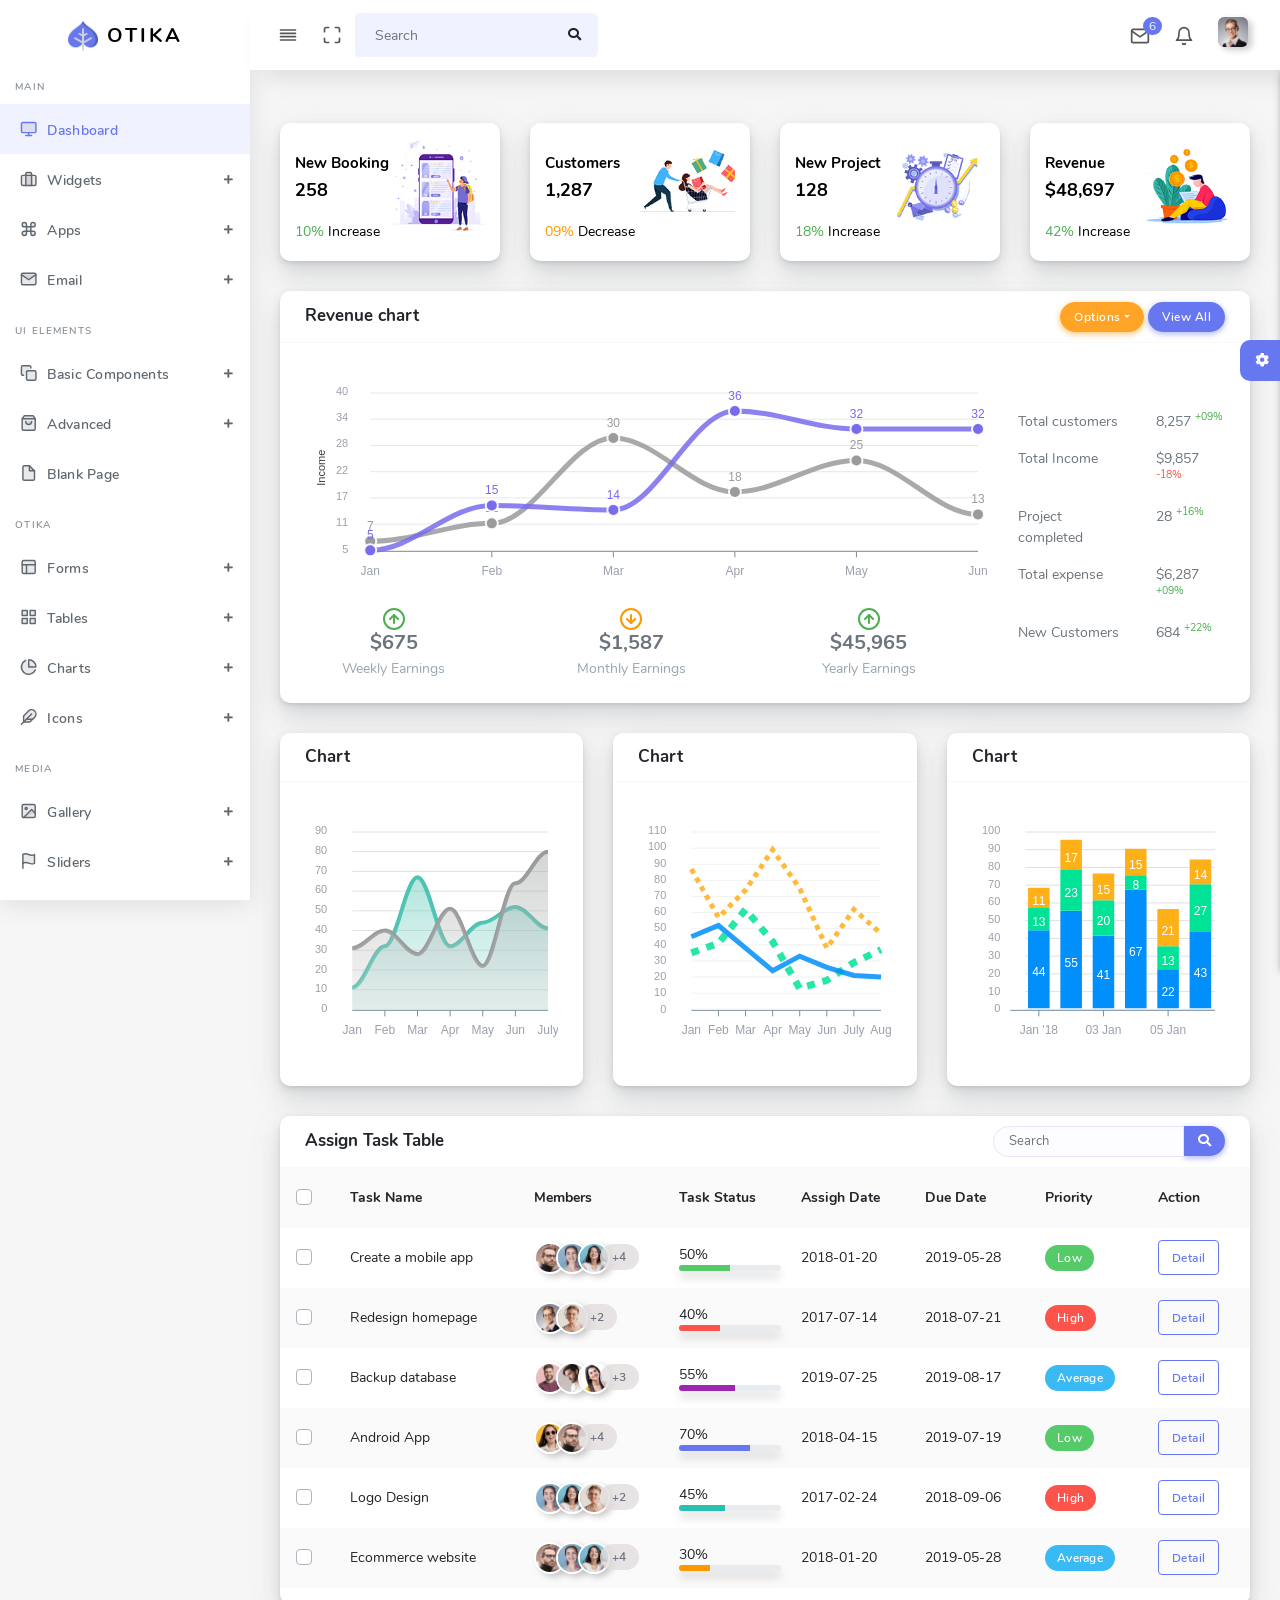
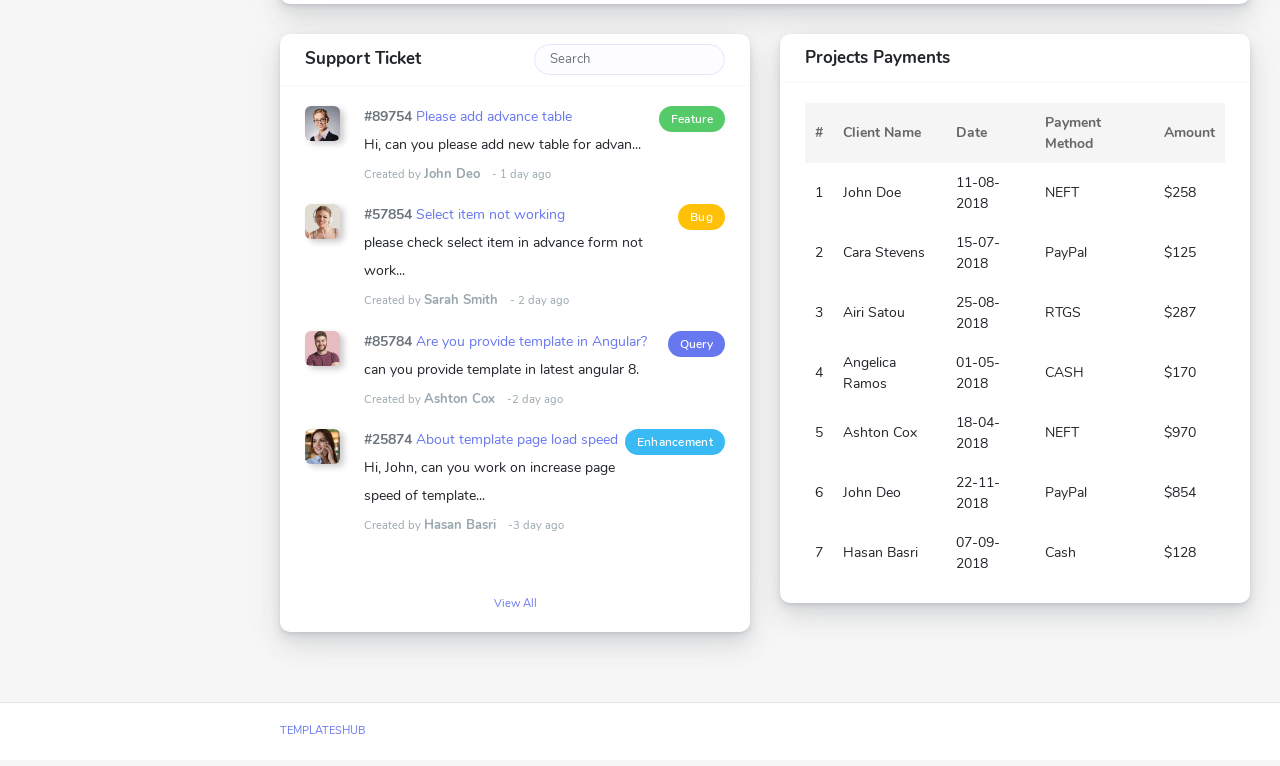
<file: StajProje.WebUI/wwwroot/otika-bootstrap-admin-template/index.html>
<!DOCTYPE html>
<html lang="en">


<!-- index.html  21 Nov 2019 03:44:50 GMT -->
<head>
  <meta charset="UTF-8">
  <meta content="width=device-width, initial-scale=1, maximum-scale=1, shrink-to-fit=no" name="viewport">
  <title>Otika - Admin Dashboard Template</title>
  <!-- General CSS Files -->
  <link rel="stylesheet" href="assets/css/app.min.css">
  <!-- Template CSS -->
  <link rel="stylesheet" href="assets/css/style.css">
  <link rel="stylesheet" href="assets/css/components.css">
  <!-- Custom style CSS -->
  <link rel="stylesheet" href="assets/css/custom.css">
  <link rel='shortcut icon' type='image/x-icon' href='assets/img/favicon.ico' />
</head>

<body>
  <div class="loader"></div>
  <div id="app">
    <div class="main-wrapper main-wrapper-1">
      <div class="navbar-bg"></div>
      <nav class="navbar navbar-expand-lg main-navbar sticky">
        <div class="form-inline mr-auto">
          <ul class="navbar-nav mr-3">
            <li><a href="#" data-toggle="sidebar" class="nav-link nav-link-lg
									collapse-btn"> <i data-feather="align-justify"></i></a></li>
            <li><a href="#" class="nav-link nav-link-lg fullscreen-btn">
                <i data-feather="maximize"></i>
              </a></li>
            <li>
              <form class="form-inline mr-auto">
                <div class="search-element">
                  <input class="form-control" type="search" placeholder="Search" aria-label="Search" data-width="200">
                  <button class="btn" type="submit">
                    <i class="fas fa-search"></i>
                  </button>
                </div>
              </form>
            </li>
          </ul>
        </div>
        <ul class="navbar-nav navbar-right">
          <li class="dropdown dropdown-list-toggle"><a href="#" data-toggle="dropdown"
              class="nav-link nav-link-lg message-toggle"><i data-feather="mail"></i>
              <span class="badge headerBadge1">
                6 </span> </a>
            <div class="dropdown-menu dropdown-list dropdown-menu-right pullDown">
              <div class="dropdown-header">
                Messages
                <div class="float-right">
                  <a href="#">Mark All As Read</a>
                </div>
              </div>
              <div class="dropdown-list-content dropdown-list-message">
                <a href="#" class="dropdown-item"> <span class="dropdown-item-avatar
											text-white"> <img alt="image" src="assets/img/users/user-1.png" class="rounded-circle">
                  </span> <span class="dropdown-item-desc"> <span class="message-user">John
                      Deo</span>
                    <span class="time messege-text">Please check your mail !!</span>
                    <span class="time">2 Min Ago</span>
                  </span>
                </a> <a href="#" class="dropdown-item"> <span class="dropdown-item-avatar text-white">
                    <img alt="image" src="assets/img/users/user-2.png" class="rounded-circle">
                  </span> <span class="dropdown-item-desc"> <span class="message-user">Sarah
                      Smith</span> <span class="time messege-text">Request for leave
                      application</span>
                    <span class="time">5 Min Ago</span>
                  </span>
                </a> <a href="#" class="dropdown-item"> <span class="dropdown-item-avatar text-white">
                    <img alt="image" src="assets/img/users/user-5.png" class="rounded-circle">
                  </span> <span class="dropdown-item-desc"> <span class="message-user">Jacob
                      Ryan</span> <span class="time messege-text">Your payment invoice is
                      generated.</span> <span class="time">12 Min Ago</span>
                  </span>
                </a> <a href="#" class="dropdown-item"> <span class="dropdown-item-avatar text-white">
                    <img alt="image" src="assets/img/users/user-4.png" class="rounded-circle">
                  </span> <span class="dropdown-item-desc"> <span class="message-user">Lina
                      Smith</span> <span class="time messege-text">hii John, I have upload
                      doc
                      related to task.</span> <span class="time">30
                      Min Ago</span>
                  </span>
                </a> <a href="#" class="dropdown-item"> <span class="dropdown-item-avatar text-white">
                    <img alt="image" src="assets/img/users/user-3.png" class="rounded-circle">
                  </span> <span class="dropdown-item-desc"> <span class="message-user">Jalpa
                      Joshi</span> <span class="time messege-text">Please do as specify.
                      Let me
                      know if you have any query.</span> <span class="time">1
                      Days Ago</span>
                  </span>
                </a> <a href="#" class="dropdown-item"> <span class="dropdown-item-avatar text-white">
                    <img alt="image" src="assets/img/users/user-2.png" class="rounded-circle">
                  </span> <span class="dropdown-item-desc"> <span class="message-user">Sarah
                      Smith</span> <span class="time messege-text">Client Requirements</span>
                    <span class="time">2 Days Ago</span>
                  </span>
                </a>
              </div>
              <div class="dropdown-footer text-center">
                <a href="#">View All <i class="fas fa-chevron-right"></i></a>
              </div>
            </div>
          </li>
          <li class="dropdown dropdown-list-toggle"><a href="#" data-toggle="dropdown"
              class="nav-link notification-toggle nav-link-lg"><i data-feather="bell" class="bell"></i>
            </a>
            <div class="dropdown-menu dropdown-list dropdown-menu-right pullDown">
              <div class="dropdown-header">
                Notifications
                <div class="float-right">
                  <a href="#">Mark All As Read</a>
                </div>
              </div>
              <div class="dropdown-list-content dropdown-list-icons">
                <a href="#" class="dropdown-item dropdown-item-unread"> <span
                    class="dropdown-item-icon bg-primary text-white"> <i class="fas
												fa-code"></i>
                  </span> <span class="dropdown-item-desc"> Template update is
                    available now! <span class="time">2 Min
                      Ago</span>
                  </span>
                </a> <a href="#" class="dropdown-item"> <span class="dropdown-item-icon bg-info text-white"> <i class="far
												fa-user"></i>
                  </span> <span class="dropdown-item-desc"> <b>You</b> and <b>Dedik
                      Sugiharto</b> are now friends <span class="time">10 Hours
                      Ago</span>
                  </span>
                </a> <a href="#" class="dropdown-item"> <span class="dropdown-item-icon bg-success text-white"> <i
                      class="fas
												fa-check"></i>
                  </span> <span class="dropdown-item-desc"> <b>Kusnaedi</b> has
                    moved task <b>Fix bug header</b> to <b>Done</b> <span class="time">12
                      Hours
                      Ago</span>
                  </span>
                </a> <a href="#" class="dropdown-item"> <span class="dropdown-item-icon bg-danger text-white"> <i
                      class="fas fa-exclamation-triangle"></i>
                  </span> <span class="dropdown-item-desc"> Low disk space. Let's
                    clean it! <span class="time">17 Hours Ago</span>
                  </span>
                </a> <a href="#" class="dropdown-item"> <span class="dropdown-item-icon bg-info text-white"> <i class="fas
												fa-bell"></i>
                  </span> <span class="dropdown-item-desc"> Welcome to Otika
                    template! <span class="time">Yesterday</span>
                  </span>
                </a>
              </div>
              <div class="dropdown-footer text-center">
                <a href="#">View All <i class="fas fa-chevron-right"></i></a>
              </div>
            </div>
          </li>
          <li class="dropdown"><a href="#" data-toggle="dropdown"
              class="nav-link dropdown-toggle nav-link-lg nav-link-user"> <img alt="image" src="assets/img/user.png"
                class="user-img-radious-style"> <span class="d-sm-none d-lg-inline-block"></span></a>
            <div class="dropdown-menu dropdown-menu-right pullDown">
              <div class="dropdown-title">Hello Sarah Smith</div>
              <a href="profile.html" class="dropdown-item has-icon"> <i class="far
										fa-user"></i> Profile
              </a> <a href="timeline.html" class="dropdown-item has-icon"> <i class="fas fa-bolt"></i>
                Activities
              </a> <a href="#" class="dropdown-item has-icon"> <i class="fas fa-cog"></i>
                Settings
              </a>
              <div class="dropdown-divider"></div>
              <a href="auth-login.html" class="dropdown-item has-icon text-danger"> <i class="fas fa-sign-out-alt"></i>
                Logout
              </a>
            </div>
          </li>
        </ul>
      </nav>
      <div class="main-sidebar sidebar-style-2">
        <aside id="sidebar-wrapper">
          <div class="sidebar-brand">
            <a href="index.html"> <img alt="image" src="assets/img/logo.png" class="header-logo" /> <span
                class="logo-name">Otika</span>
            </a>
          </div>
          <ul class="sidebar-menu">
            <li class="menu-header">Main</li>
            <li class="dropdown active">
              <a href="index.html" class="nav-link"><i data-feather="monitor"></i><span>Dashboard</span></a>
            </li>
            <li class="dropdown">
              <a href="#" class="menu-toggle nav-link has-dropdown"><i
                  data-feather="briefcase"></i><span>Widgets</span></a>
              <ul class="dropdown-menu">
                <li><a class="nav-link" href="widget-chart.html">Chart Widgets</a></li>
                <li><a class="nav-link" href="widget-data.html">Data Widgets</a></li>
              </ul>
            </li>
            <li class="dropdown">
              <a href="#" class="menu-toggle nav-link has-dropdown"><i data-feather="command"></i><span>Apps</span></a>
              <ul class="dropdown-menu">
                <li><a class="nav-link" href="chat.html">Chat</a></li>
                <li><a class="nav-link" href="portfolio.html">Portfolio</a></li>
                <li><a class="nav-link" href="blog.html">Blog</a></li>
                <li><a class="nav-link" href="calendar.html">Calendar</a></li>
              </ul>
            </li>
            <li class="dropdown">
              <a href="#" class="menu-toggle nav-link has-dropdown"><i data-feather="mail"></i><span>Email</span></a>
              <ul class="dropdown-menu">
                <li><a class="nav-link" href="email-inbox.html">Inbox</a></li>
                <li><a class="nav-link" href="email-compose.html">Compose</a></li>
                <li><a class="nav-link" href="email-read.html">read</a></li>
              </ul>
            </li>
            <li class="menu-header">UI Elements</li>
            <li class="dropdown">
              <a href="#" class="menu-toggle nav-link has-dropdown"><i data-feather="copy"></i><span>Basic
                  Components</span></a>
              <ul class="dropdown-menu">
                <li><a class="nav-link" href="alert.html">Alert</a></li>
                <li><a class="nav-link" href="badge.html">Badge</a></li>
                <li><a class="nav-link" href="breadcrumb.html">Breadcrumb</a></li>
                <li><a class="nav-link" href="buttons.html">Buttons</a></li>
                <li><a class="nav-link" href="collapse.html">Collapse</a></li>
                <li><a class="nav-link" href="dropdown.html">Dropdown</a></li>
                <li><a class="nav-link" href="checkbox-and-radio.html">Checkbox &amp; Radios</a></li>
                <li><a class="nav-link" href="list-group.html">List Group</a></li>
                <li><a class="nav-link" href="media-object.html">Media Object</a></li>
                <li><a class="nav-link" href="navbar.html">Navbar</a></li>
                <li><a class="nav-link" href="pagination.html">Pagination</a></li>
                <li><a class="nav-link" href="popover.html">Popover</a></li>
                <li><a class="nav-link" href="progress.html">Progress</a></li>
                <li><a class="nav-link" href="tooltip.html">Tooltip</a></li>
                <li><a class="nav-link" href="flags.html">Flag</a></li>
                <li><a class="nav-link" href="typography.html">Typography</a></li>
              </ul>
            </li>
            <li class="dropdown">
              <a href="#" class="menu-toggle nav-link has-dropdown"><i
                  data-feather="shopping-bag"></i><span>Advanced</span></a>
              <ul class="dropdown-menu">
                <li><a class="nav-link" href="avatar.html">Avatar</a></li>
                <li><a class="nav-link" href="card.html">Card</a></li>
                <li><a class="nav-link" href="modal.html">Modal</a></li>
                <li><a class="nav-link" href="sweet-alert.html">Sweet Alert</a></li>
                <li><a class="nav-link" href="toastr.html">Toastr</a></li>
                <li><a class="nav-link" href="empty-state.html">Empty State</a></li>
                <li><a class="nav-link" href="multiple-upload.html">Multiple Upload</a></li>
                <li><a class="nav-link" href="pricing.html">Pricing</a></li>
                <li><a class="nav-link" href="tabs.html">Tab</a></li>
              </ul>
            </li>
            <li><a class="nav-link" href="blank.html"><i data-feather="file"></i><span>Blank Page</span></a></li>
            <li class="menu-header">Otika</li>
            <li class="dropdown">
              <a href="#" class="menu-toggle nav-link has-dropdown"><i data-feather="layout"></i><span>Forms</span></a>
              <ul class="dropdown-menu">
                <li><a class="nav-link" href="basic-form.html">Basic Form</a></li>
                <li><a class="nav-link" href="forms-advanced-form.html">Advanced Form</a></li>
                <li><a class="nav-link" href="forms-editor.html">Editor</a></li>
                <li><a class="nav-link" href="forms-validation.html">Validation</a></li>
                <li><a class="nav-link" href="form-wizard.html">Form Wizard</a></li>
              </ul>
            </li>
            <li class="dropdown">
              <a href="#" class="menu-toggle nav-link has-dropdown"><i data-feather="grid"></i><span>Tables</span></a>
              <ul class="dropdown-menu">
                <li><a class="nav-link" href="basic-table.html">Basic Tables</a></li>
                <li><a class="nav-link" href="advance-table.html">Advanced Table</a></li>
                <li><a class="nav-link" href="datatables.html">Datatable</a></li>
                <li><a class="nav-link" href="export-table.html">Export Table</a></li>
                <li><a class="nav-link" href="editable-table.html">Editable Table</a></li>
              </ul>
            </li>
            <li class="dropdown">
              <a href="#" class="menu-toggle nav-link has-dropdown"><i
                  data-feather="pie-chart"></i><span>Charts</span></a>
              <ul class="dropdown-menu">
                <li><a class="nav-link" href="chart-amchart.html">amChart</a></li>
                <li><a class="nav-link" href="chart-apexchart.html">apexchart</a></li>
                <li><a class="nav-link" href="chart-echart.html">eChart</a></li>
                <li><a class="nav-link" href="chart-chartjs.html">Chartjs</a></li>
                <li><a class="nav-link" href="chart-sparkline.html">Sparkline</a></li>
                <li><a class="nav-link" href="chart-morris.html">Morris</a></li>
              </ul>
            </li>
            <li class="dropdown">
              <a href="#" class="menu-toggle nav-link has-dropdown"><i data-feather="feather"></i><span>Icons</span></a>
              <ul class="dropdown-menu">
                <li><a class="nav-link" href="icon-font-awesome.html">Font Awesome</a></li>
                <li><a class="nav-link" href="icon-material.html">Material Design</a></li>
                <li><a class="nav-link" href="icon-ionicons.html">Ion Icons</a></li>
                <li><a class="nav-link" href="icon-feather.html">Feather Icons</a></li>
                <li><a class="nav-link" href="icon-weather-icon.html">Weather Icon</a></li>
              </ul>
            </li>
            <li class="menu-header">Media</li>
            <li class="dropdown">
              <a href="#" class="menu-toggle nav-link has-dropdown"><i data-feather="image"></i><span>Gallery</span></a>
              <ul class="dropdown-menu">
                <li><a class="nav-link" href="light-gallery.html">Light Gallery</a></li>
                <li><a href="gallery1.html">Gallery 2</a></li>
              </ul>
            </li>
            <li class="dropdown">
              <a href="#" class="menu-toggle nav-link has-dropdown"><i data-feather="flag"></i><span>Sliders</span></a>
              <ul class="dropdown-menu">
                <li><a href="carousel.html">Bootstrap Carousel.html</a></li>
                <li><a class="nav-link" href="owl-carousel.html">Owl Carousel</a></li>
              </ul>
            </li>
            <li><a class="nav-link" href="timeline.html"><i data-feather="sliders"></i><span>Timeline</span></a></li>
            <li class="menu-header">Maps</li>
            <li class="dropdown">
              <a href="#" class="menu-toggle nav-link has-dropdown"><i data-feather="map"></i><span>Google
                  Maps</span></a>
              <ul class="dropdown-menu">
                <li><a href="gmaps-advanced-route.html">Advanced Route</a></li>
                <li><a href="gmaps-draggable-marker.html">Draggable Marker</a></li>
                <li><a href="gmaps-geocoding.html">Geocoding</a></li>
                <li><a href="gmaps-geolocation.html">Geolocation</a></li>
                <li><a href="gmaps-marker.html">Marker</a></li>
                <li><a href="gmaps-multiple-marker.html">Multiple Marker</a></li>
                <li><a href="gmaps-route.html">Route</a></li>
                <li><a href="gmaps-simple.html">Simple</a></li>
              </ul>
            </li>
            <li><a class="nav-link" href="vector-map.html"><i data-feather="map-pin"></i><span>Vector
                  Map</span></a></li>
            <li class="menu-header">Pages</li>
            <li class="dropdown">
              <a href="#" class="menu-toggle nav-link has-dropdown"><i
                  data-feather="user-check"></i><span>Auth</span></a>
              <ul class="dropdown-menu">
                <li><a href="auth-login.html">Login</a></li>
                <li><a href="auth-register.html">Register</a></li>
                <li><a href="auth-forgot-password.html">Forgot Password</a></li>
                <li><a href="auth-reset-password.html">Reset Password</a></li>
                <li><a href="subscribe.html">Subscribe</a></li>
              </ul>
            </li>
            <li class="dropdown">
              <a href="#" class="menu-toggle nav-link has-dropdown"><i
                  data-feather="alert-triangle"></i><span>Errors</span></a>
              <ul class="dropdown-menu">
                <li><a class="nav-link" href="errors-503.html">503</a></li>
                <li><a class="nav-link" href="errors-403.html">403</a></li>
                <li><a class="nav-link" href="errors-404.html">404</a></li>
                <li><a class="nav-link" href="errors-500.html">500</a></li>
              </ul>
            </li>
            <li class="dropdown">
              <a href="#" class="menu-toggle nav-link has-dropdown"><i data-feather="anchor"></i><span>Other
                  Pages</span></a>
              <ul class="dropdown-menu">
                <li><a class="nav-link" href="create-post.html">Create Post</a></li>
                <li><a class="nav-link" href="posts.html">Posts</a></li>
                <li><a class="nav-link" href="profile.html">Profile</a></li>
                <li><a class="nav-link" href="contact.html">Contact</a></li>
                <li><a class="nav-link" href="invoice.html">Invoice</a></li>
              </ul>
            </li>
            <li class="dropdown">
              <a href="#" class="menu-toggle nav-link has-dropdown"><i
                  data-feather="chevrons-down"></i><span>Multilevel</span></a>
              <ul class="dropdown-menu">
                <li><a href="#">Menu 1</a></li>
                <li class="dropdown">
                  <a href="#" class="has-dropdown">Menu 2</a>
                  <ul class="dropdown-menu">
                    <li><a href="#">Child Menu 1</a></li>
                    <li class="dropdown">
                      <a href="#" class="has-dropdown">Child Menu 2</a>
                      <ul class="dropdown-menu">
                        <li><a href="#">Child Menu 1</a></li>
                        <li><a href="#">Child Menu 2</a></li>
                      </ul>
                    </li>
                    <li><a href="#"> Child Menu 3</a></li>
                  </ul>
                </li>
              </ul>
            </li>
          </ul>
        </aside>
      </div>
      <!-- Main Content -->
      <div class="main-content">
        <section class="section">
          <div class="row ">
            <div class="col-xl-3 col-lg-6 col-md-6 col-sm-6 col-xs-12">
              <div class="card">
                <div class="card-statistic-4">
                  <div class="align-items-center justify-content-between">
                    <div class="row ">
                      <div class="col-lg-6 col-md-6 col-sm-6 col-xs-6 pr-0 pt-3">
                        <div class="card-content">
                          <h5 class="font-15">New Booking</h5>
                          <h2 class="mb-3 font-18">258</h2>
                          <p class="mb-0"><span class="col-green">10%</span> Increase</p>
                        </div>
                      </div>
                      <div class="col-lg-6 col-md-6 col-sm-6 col-xs-6 pl-0">
                        <div class="banner-img">
                          <img src="assets/img/banner/1.png" alt="">
                        </div>
                      </div>
                    </div>
                  </div>
                </div>
              </div>
            </div>
            <div class="col-xl-3 col-lg-6 col-md-6 col-sm-6 col-xs-12">
              <div class="card">
                <div class="card-statistic-4">
                  <div class="align-items-center justify-content-between">
                    <div class="row ">
                      <div class="col-lg-6 col-md-6 col-sm-6 col-xs-6 pr-0 pt-3">
                        <div class="card-content">
                          <h5 class="font-15"> Customers</h5>
                          <h2 class="mb-3 font-18">1,287</h2>
                          <p class="mb-0"><span class="col-orange">09%</span> Decrease</p>
                        </div>
                      </div>
                      <div class="col-lg-6 col-md-6 col-sm-6 col-xs-6 pl-0">
                        <div class="banner-img">
                          <img src="assets/img/banner/2.png" alt="">
                        </div>
                      </div>
                    </div>
                  </div>
                </div>
              </div>
            </div>
            <div class="col-xl-3 col-lg-6 col-md-6 col-sm-6 col-xs-12">
              <div class="card">
                <div class="card-statistic-4">
                  <div class="align-items-center justify-content-between">
                    <div class="row ">
                      <div class="col-lg-6 col-md-6 col-sm-6 col-xs-6 pr-0 pt-3">
                        <div class="card-content">
                          <h5 class="font-15">New Project</h5>
                          <h2 class="mb-3 font-18">128</h2>
                          <p class="mb-0"><span class="col-green">18%</span>
                            Increase</p>
                        </div>
                      </div>
                      <div class="col-lg-6 col-md-6 col-sm-6 col-xs-6 pl-0">
                        <div class="banner-img">
                          <img src="assets/img/banner/3.png" alt="">
                        </div>
                      </div>
                    </div>
                  </div>
                </div>
              </div>
            </div>
            <div class="col-xl-3 col-lg-6 col-md-6 col-sm-6 col-xs-12">
              <div class="card">
                <div class="card-statistic-4">
                  <div class="align-items-center justify-content-between">
                    <div class="row ">
                      <div class="col-lg-6 col-md-6 col-sm-6 col-xs-6 pr-0 pt-3">
                        <div class="card-content">
                          <h5 class="font-15">Revenue</h5>
                          <h2 class="mb-3 font-18">$48,697</h2>
                          <p class="mb-0"><span class="col-green">42%</span> Increase</p>
                        </div>
                      </div>
                      <div class="col-lg-6 col-md-6 col-sm-6 col-xs-6 pl-0">
                        <div class="banner-img">
                          <img src="assets/img/banner/4.png" alt="">
                        </div>
                      </div>
                    </div>
                  </div>
                </div>
              </div>
            </div>
          </div>
          <div class="row">
            <div class="col-12 col-sm-12 col-lg-12">
              <div class="card ">
                <div class="card-header">
                  <h4>Revenue chart</h4>
                  <div class="card-header-action">
                    <div class="dropdown">
                      <a href="#" data-toggle="dropdown" class="btn btn-warning dropdown-toggle">Options</a>
                      <div class="dropdown-menu">
                        <a href="#" class="dropdown-item has-icon"><i class="fas fa-eye"></i> View</a>
                        <a href="#" class="dropdown-item has-icon"><i class="far fa-edit"></i> Edit</a>
                        <div class="dropdown-divider"></div>
                        <a href="#" class="dropdown-item has-icon text-danger"><i class="far fa-trash-alt"></i>
                          Delete</a>
                      </div>
                    </div>
                    <a href="#" class="btn btn-primary">View All</a>
                  </div>
                </div>
                <div class="card-body">
                  <div class="row">
                    <div class="col-lg-9">
                      <div id="chart1"></div>
                      <div class="row mb-0">
                        <div class="col-lg-4 col-md-4 col-sm-4 col-xs-4">
                          <div class="list-inline text-center">
                            <div class="list-inline-item p-r-30"><i data-feather="arrow-up-circle"
                                class="col-green"></i>
                              <h5 class="m-b-0">$675</h5>
                              <p class="text-muted font-14 m-b-0">Weekly Earnings</p>
                            </div>
                          </div>
                        </div>
                        <div class="col-lg-4 col-md-4 col-sm-4 col-xs-4">
                          <div class="list-inline text-center">
                            <div class="list-inline-item p-r-30"><i data-feather="arrow-down-circle"
                                class="col-orange"></i>
                              <h5 class="m-b-0">$1,587</h5>
                              <p class="text-muted font-14 m-b-0">Monthly Earnings</p>
                            </div>
                          </div>
                        </div>
                        <div class="col-lg-4 col-md-4 col-sm-4 col-xs-4">
                          <div class="list-inline text-center">
                            <div class="list-inline-item p-r-30"><i data-feather="arrow-up-circle"
                                class="col-green"></i>
                              <h5 class="mb-0 m-b-0">$45,965</h5>
                              <p class="text-muted font-14 m-b-0">Yearly Earnings</p>
                            </div>
                          </div>
                        </div>
                      </div>
                    </div>
                    <div class="col-lg-3">
                      <div class="row mt-5">
                        <div class="col-7 col-xl-7 mb-3">Total customers</div>
                        <div class="col-5 col-xl-5 mb-3">
                          <span class="text-big">8,257</span>
                          <sup class="col-green">+09%</sup>
                        </div>
                        <div class="col-7 col-xl-7 mb-3">Total Income</div>
                        <div class="col-5 col-xl-5 mb-3">
                          <span class="text-big">$9,857</span>
                          <sup class="text-danger">-18%</sup>
                        </div>
                        <div class="col-7 col-xl-7 mb-3">Project completed</div>
                        <div class="col-5 col-xl-5 mb-3">
                          <span class="text-big">28</span>
                          <sup class="col-green">+16%</sup>
                        </div>
                        <div class="col-7 col-xl-7 mb-3">Total expense</div>
                        <div class="col-5 col-xl-5 mb-3">
                          <span class="text-big">$6,287</span>
                          <sup class="col-green">+09%</sup>
                        </div>
                        <div class="col-7 col-xl-7 mb-3">New Customers</div>
                        <div class="col-5 col-xl-5 mb-3">
                          <span class="text-big">684</span>
                          <sup class="col-green">+22%</sup>
                        </div>
                      </div>
                    </div>
                  </div>
                </div>
              </div>
            </div>
          </div>
          <div class="row">
            <div class="col-12 col-sm-12 col-lg-4">
              <div class="card">
                <div class="card-header">
                  <h4>Chart</h4>
                </div>
                <div class="card-body">
                  <div id="chart4" class="chartsh"></div>
                </div>
              </div>
            </div>
            <div class="col-12 col-sm-12 col-lg-4">
              <div class="card">
                <div class="card-header">
                  <h4>Chart</h4>
                </div>
                <div class="card-body">
                  <div class="summary">
                    <div class="summary-chart active" data-tab-group="summary-tab" id="summary-chart">
                      <div id="chart3" class="chartsh"></div>
                    </div>
                    <div data-tab-group="summary-tab" id="summary-text">
                    </div>
                  </div>
                </div>
              </div>
            </div>
            <div class="col-12 col-sm-12 col-lg-4">
              <div class="card">
                <div class="card-header">
                  <h4>Chart</h4>
                </div>
                <div class="card-body">
                  <div id="chart2" class="chartsh"></div>
                </div>
              </div>
            </div>
          </div>
          <div class="row">
            <div class="col-12">
              <div class="card">
                <div class="card-header">
                  <h4>Assign Task Table</h4>
                  <div class="card-header-form">
                    <form>
                      <div class="input-group">
                        <input type="text" class="form-control" placeholder="Search">
                        <div class="input-group-btn">
                          <button class="btn btn-primary"><i class="fas fa-search"></i></button>
                        </div>
                      </div>
                    </form>
                  </div>
                </div>
                <div class="card-body p-0">
                  <div class="table-responsive">
                    <table class="table table-striped">
                      <tr>
                        <th class="text-center">
                          <div class="custom-checkbox custom-checkbox-table custom-control">
                            <input type="checkbox" data-checkboxes="mygroup" data-checkbox-role="dad"
                              class="custom-control-input" id="checkbox-all">
                            <label for="checkbox-all" class="custom-control-label">&nbsp;</label>
                          </div>
                        </th>
                        <th>Task Name</th>
                        <th>Members</th>
                        <th>Task Status</th>
                        <th>Assigh Date</th>
                        <th>Due Date</th>
                        <th>Priority</th>
                        <th>Action</th>
                      </tr>
                      <tr>
                        <td class="p-0 text-center">
                          <div class="custom-checkbox custom-control">
                            <input type="checkbox" data-checkboxes="mygroup" class="custom-control-input"
                              id="checkbox-1">
                            <label for="checkbox-1" class="custom-control-label">&nbsp;</label>
                          </div>
                        </td>
                        <td>Create a mobile app</td>
                        <td class="text-truncate">
                          <ul class="list-unstyled order-list m-b-0 m-b-0">
                            <li class="team-member team-member-sm"><img class="rounded-circle"
                                src="assets/img/users/user-8.png" alt="user" data-toggle="tooltip" title=""
                                data-original-title="Wildan Ahdian"></li>
                            <li class="team-member team-member-sm"><img class="rounded-circle"
                                src="assets/img/users/user-9.png" alt="user" data-toggle="tooltip" title=""
                                data-original-title="John Deo"></li>
                            <li class="team-member team-member-sm"><img class="rounded-circle"
                                src="assets/img/users/user-10.png" alt="user" data-toggle="tooltip" title=""
                                data-original-title="Sarah Smith"></li>
                            <li class="avatar avatar-sm"><span class="badge badge-primary">+4</span></li>
                          </ul>
                        </td>
                        <td class="align-middle">
                          <div class="progress-text">50%</div>
                          <div class="progress" data-height="6">
                            <div class="progress-bar bg-success" data-width="50%"></div>
                          </div>
                        </td>
                        <td>2018-01-20</td>
                        <td>2019-05-28</td>
                        <td>
                          <div class="badge badge-success">Low</div>
                        </td>
                        <td><a href="#" class="btn btn-outline-primary">Detail</a></td>
                      </tr>
                      <tr>
                        <td class="p-0 text-center">
                          <div class="custom-checkbox custom-control">
                            <input type="checkbox" data-checkboxes="mygroup" class="custom-control-input"
                              id="checkbox-2">
                            <label for="checkbox-2" class="custom-control-label">&nbsp;</label>
                          </div>
                        </td>
                        <td>Redesign homepage</td>
                        <td class="text-truncate">
                          <ul class="list-unstyled order-list m-b-0 m-b-0">
                            <li class="team-member team-member-sm"><img class="rounded-circle"
                                src="assets/img/users/user-1.png" alt="user" data-toggle="tooltip" title=""
                                data-original-title="Wildan Ahdian"></li>
                            <li class="team-member team-member-sm"><img class="rounded-circle"
                                src="assets/img/users/user-2.png" alt="user" data-toggle="tooltip" title=""
                                data-original-title="John Deo"></li>
                            <li class="avatar avatar-sm"><span class="badge badge-primary">+2</span></li>
                          </ul>
                        </td>
                        <td class="align-middle">
                          <div class="progress-text">40%</div>
                          <div class="progress" data-height="6">
                            <div class="progress-bar bg-danger" data-width="40%"></div>
                          </div>
                        </td>
                        <td>2017-07-14</td>
                        <td>2018-07-21</td>
                        <td>
                          <div class="badge badge-danger">High</div>
                        </td>
                        <td><a href="#" class="btn btn-outline-primary">Detail</a></td>
                      </tr>
                      <tr>
                        <td class="p-0 text-center">
                          <div class="custom-checkbox custom-control">
                            <input type="checkbox" data-checkboxes="mygroup" class="custom-control-input"
                              id="checkbox-3">
                            <label for="checkbox-3" class="custom-control-label">&nbsp;</label>
                          </div>
                        </td>
                        <td>Backup database</td>
                        <td class="text-truncate">
                          <ul class="list-unstyled order-list m-b-0 m-b-0">
                            <li class="team-member team-member-sm"><img class="rounded-circle"
                                src="assets/img/users/user-3.png" alt="user" data-toggle="tooltip" title=""
                                data-original-title="Wildan Ahdian"></li>
                            <li class="team-member team-member-sm"><img class="rounded-circle"
                                src="assets/img/users/user-4.png" alt="user" data-toggle="tooltip" title=""
                                data-original-title="John Deo"></li>
                            <li class="team-member team-member-sm"><img class="rounded-circle"
                                src="assets/img/users/user-5.png" alt="user" data-toggle="tooltip" title=""
                                data-original-title="Sarah Smith"></li>
                            <li class="avatar avatar-sm"><span class="badge badge-primary">+3</span></li>
                          </ul>
                        </td>
                        <td class="align-middle">
                          <div class="progress-text">55%</div>
                          <div class="progress" data-height="6">
                            <div class="progress-bar bg-purple" data-width="55%"></div>
                          </div>
                        </td>
                        <td>2019-07-25</td>
                        <td>2019-08-17</td>
                        <td>
                          <div class="badge badge-info">Average</div>
                        </td>
                        <td><a href="#" class="btn btn-outline-primary">Detail</a></td>
                      </tr>
                      <tr>
                        <td class="p-0 text-center">
                          <div class="custom-checkbox custom-control">
                            <input type="checkbox" data-checkboxes="mygroup" class="custom-control-input"
                              id="checkbox-4">
                            <label for="checkbox-4" class="custom-control-label">&nbsp;</label>
                          </div>
                        </td>
                        <td>Android App</td>
                        <td class="text-truncate">
                          <ul class="list-unstyled order-list m-b-0 m-b-0">
                            <li class="team-member team-member-sm"><img class="rounded-circle"
                                src="assets/img/users/user-7.png" alt="user" data-toggle="tooltip" title=""
                                data-original-title="John Deo"></li>
                            <li class="team-member team-member-sm"><img class="rounded-circle"
                                src="assets/img/users/user-8.png" alt="user" data-toggle="tooltip" title=""
                                data-original-title="Sarah Smith"></li>
                            <li class="avatar avatar-sm"><span class="badge badge-primary">+4</span></li>
                          </ul>
                        </td>
                        <td class="align-middle">
                          <div class="progress-text">70%</div>
                          <div class="progress" data-height="6">
                            <div class="progress-bar" data-width="70%"></div>
                          </div>
                        </td>
                        <td>2018-04-15</td>
                        <td>2019-07-19</td>
                        <td>
                          <div class="badge badge-success">Low</div>
                        </td>
                        <td><a href="#" class="btn btn-outline-primary">Detail</a></td>
                      </tr>
                      <tr>
                        <td class="p-0 text-center">
                          <div class="custom-checkbox custom-control">
                            <input type="checkbox" data-checkboxes="mygroup" class="custom-control-input"
                              id="checkbox-5">
                            <label for="checkbox-5" class="custom-control-label">&nbsp;</label>
                          </div>
                        </td>
                        <td>Logo Design</td>
                        <td class="text-truncate">
                          <ul class="list-unstyled order-list m-b-0 m-b-0">
                            <li class="team-member team-member-sm"><img class="rounded-circle"
                                src="assets/img/users/user-9.png" alt="user" data-toggle="tooltip" title=""
                                data-original-title="Wildan Ahdian"></li>
                            <li class="team-member team-member-sm"><img class="rounded-circle"
                                src="assets/img/users/user-10.png" alt="user" data-toggle="tooltip" title=""
                                data-original-title="John Deo"></li>
                            <li class="team-member team-member-sm"><img class="rounded-circle"
                                src="assets/img/users/user-2.png" alt="user" data-toggle="tooltip" title=""
                                data-original-title="Sarah Smith"></li>
                            <li class="avatar avatar-sm"><span class="badge badge-primary">+2</span></li>
                          </ul>
                        </td>
                        <td class="align-middle">
                          <div class="progress-text">45%</div>
                          <div class="progress" data-height="6">
                            <div class="progress-bar bg-cyan" data-width="45%"></div>
                          </div>
                        </td>
                        <td>2017-02-24</td>
                        <td>2018-09-06</td>
                        <td>
                          <div class="badge badge-danger">High</div>
                        </td>
                        <td><a href="#" class="btn btn-outline-primary">Detail</a></td>
                      </tr>
                      <tr>
                        <td class="p-0 text-center">
                          <div class="custom-checkbox custom-control">
                            <input type="checkbox" data-checkboxes="mygroup" class="custom-control-input"
                              id="checkbox-6">
                            <label for="checkbox-6" class="custom-control-label">&nbsp;</label>
                          </div>
                        </td>
                        <td>Ecommerce website</td>
                        <td class="text-truncate">
                          <ul class="list-unstyled order-list m-b-0 m-b-0">
                            <li class="team-member team-member-sm"><img class="rounded-circle"
                                src="assets/img/users/user-8.png" alt="user" data-toggle="tooltip" title=""
                                data-original-title="Wildan Ahdian"></li>
                            <li class="team-member team-member-sm"><img class="rounded-circle"
                                src="assets/img/users/user-9.png" alt="user" data-toggle="tooltip" title=""
                                data-original-title="John Deo"></li>
                            <li class="team-member team-member-sm"><img class="rounded-circle"
                                src="assets/img/users/user-10.png" alt="user" data-toggle="tooltip" title=""
                                data-original-title="Sarah Smith"></li>
                            <li class="avatar avatar-sm"><span class="badge badge-primary">+4</span></li>
                          </ul>
                        </td>
                        <td class="align-middle">
                          <div class="progress-text">30%</div>
                          <div class="progress" data-height="6">
                            <div class="progress-bar bg-orange" data-width="30%"></div>
                          </div>
                        </td>
                        <td>2018-01-20</td>
                        <td>2019-05-28</td>
                        <td>
                          <div class="badge badge-info">Average</div>
                        </td>
                        <td><a href="#" class="btn btn-outline-primary">Detail</a></td>
                      </tr>
                    </table>
                  </div>
                </div>
              </div>
            </div>
          </div>
          <div class="row">
            <div class="col-md-6 col-lg-12 col-xl-6">
              <!-- Support tickets -->
              <div class="card">
                <div class="card-header">
                  <h4>Support Ticket</h4>
                  <form class="card-header-form">
                    <input type="text" name="search" class="form-control" placeholder="Search">
                  </form>
                </div>
                <div class="card-body">
                  <div class="support-ticket media pb-1 mb-3">
                    <img src="assets/img/users/user-1.png" class="user-img mr-2" alt="">
                    <div class="media-body ml-3">
                      <div class="badge badge-pill badge-success mb-1 float-right">Feature</div>
                      <span class="font-weight-bold">#89754</span>
                      <a href="javascript:void(0)">Please add advance table</a>
                      <p class="my-1">Hi, can you please add new table for advan...</p>
                      <small class="text-muted">Created by <span class="font-weight-bold font-13">John
                          Deo</span>
                        &nbsp;&nbsp; - 1 day ago</small>
                    </div>
                  </div>
                  <div class="support-ticket media pb-1 mb-3">
                    <img src="assets/img/users/user-2.png" class="user-img mr-2" alt="">
                    <div class="media-body ml-3">
                      <div class="badge badge-pill badge-warning mb-1 float-right">Bug</div>
                      <span class="font-weight-bold">#57854</span>
                      <a href="javascript:void(0)">Select item not working</a>
                      <p class="my-1">please check select item in advance form not work...</p>
                      <small class="text-muted">Created by <span class="font-weight-bold font-13">Sarah
                          Smith</span>
                        &nbsp;&nbsp; - 2 day ago</small>
                    </div>
                  </div>
                  <div class="support-ticket media pb-1 mb-3">
                    <img src="assets/img/users/user-3.png" class="user-img mr-2" alt="">
                    <div class="media-body ml-3">
                      <div class="badge badge-pill badge-primary mb-1 float-right">Query</div>
                      <span class="font-weight-bold">#85784</span>
                      <a href="javascript:void(0)">Are you provide template in Angular?</a>
                      <p class="my-1">can you provide template in latest angular 8.</p>
                      <small class="text-muted">Created by <span class="font-weight-bold font-13">Ashton Cox</span>
                        &nbsp;&nbsp; -2 day ago</small>
                    </div>
                  </div>
                  <div class="support-ticket media pb-1 mb-3">
                    <img src="assets/img/users/user-6.png" class="user-img mr-2" alt="">
                    <div class="media-body ml-3">
                      <div class="badge badge-pill badge-info mb-1 float-right">Enhancement</div>
                      <span class="font-weight-bold">#25874</span>
                      <a href="javascript:void(0)">About template page load speed</a>
                      <p class="my-1">Hi, John, can you work on increase page speed of template...</p>
                      <small class="text-muted">Created by <span class="font-weight-bold font-13">Hasan
                          Basri</span>
                        &nbsp;&nbsp; -3 day ago</small>
                    </div>
                  </div>
                </div>
                <a href="javascript:void(0)" class="card-footer card-link text-center small ">View
                  All</a>
              </div>
              <!-- Support tickets -->
            </div>
            <div class="col-md-6 col-lg-12 col-xl-6">
              <div class="card">
                <div class="card-header">
                  <h4>Projects Payments</h4>
                </div>
                <div class="card-body">
                  <div class="table-responsive">
                    <table class="table table-hover mb-0">
                      <thead>
                        <tr>
                          <th>#</th>
                          <th>Client Name</th>
                          <th>Date</th>
                          <th>Payment Method</th>
                          <th>Amount</th>
                        </tr>
                      </thead>
                      <tbody>
                        <tr>
                          <td>1</td>
                          <td>John Doe </td>
                          <td>11-08-2018</td>
                          <td>NEFT</td>
                          <td>$258</td>
                        </tr>
                        <tr>
                          <td>2</td>
                          <td>Cara Stevens
                          </td>
                          <td>15-07-2018</td>
                          <td>PayPal</td>
                          <td>$125</td>
                        </tr>
                        <tr>
                          <td>3</td>
                          <td>
                            Airi Satou
                          </td>
                          <td>25-08-2018</td>
                          <td>RTGS</td>
                          <td>$287</td>
                        </tr>
                        <tr>
                          <td>4</td>
                          <td>
                            Angelica Ramos
                          </td>
                          <td>01-05-2018</td>
                          <td>CASH</td>
                          <td>$170</td>
                        </tr>
                        <tr>
                          <td>5</td>
                          <td>
                            Ashton Cox
                          </td>
                          <td>18-04-2018</td>
                          <td>NEFT</td>
                          <td>$970</td>
                        </tr>
                        <tr>
                          <td>6</td>
                          <td>
                            John Deo
                          </td>
                          <td>22-11-2018</td>
                          <td>PayPal</td>
                          <td>$854</td>
                        </tr>
                        <tr>
                          <td>7</td>
                          <td>
                            Hasan Basri
                          </td>
                          <td>07-09-2018</td>
                          <td>Cash</td>
                          <td>$128</td>
                        </tr>
                      </tbody>
                    </table>
                  </div>
                </div>
              </div>
            </div>
          </div>
        </section>
        <div class="settingSidebar">
          <a href="javascript:void(0)" class="settingPanelToggle"> <i class="fa fa-spin fa-cog"></i>
          </a>
          <div class="settingSidebar-body ps-container ps-theme-default">
            <div class=" fade show active">
              <div class="setting-panel-header">Setting Panel
              </div>
              <div class="p-15 border-bottom">
                <h6 class="font-medium m-b-10">Select Layout</h6>
                <div class="selectgroup layout-color w-50">
                  <label class="selectgroup-item">
                    <input type="radio" name="value" value="1" class="selectgroup-input-radio select-layout" checked>
                    <span class="selectgroup-button">Light</span>
                  </label>
                  <label class="selectgroup-item">
                    <input type="radio" name="value" value="2" class="selectgroup-input-radio select-layout">
                    <span class="selectgroup-button">Dark</span>
                  </label>
                </div>
              </div>
              <div class="p-15 border-bottom">
                <h6 class="font-medium m-b-10">Sidebar Color</h6>
                <div class="selectgroup selectgroup-pills sidebar-color">
                  <label class="selectgroup-item">
                    <input type="radio" name="icon-input" value="1" class="selectgroup-input select-sidebar">
                    <span class="selectgroup-button selectgroup-button-icon" data-toggle="tooltip"
                      data-original-title="Light Sidebar"><i class="fas fa-sun"></i></span>
                  </label>
                  <label class="selectgroup-item">
                    <input type="radio" name="icon-input" value="2" class="selectgroup-input select-sidebar" checked>
                    <span class="selectgroup-button selectgroup-button-icon" data-toggle="tooltip"
                      data-original-title="Dark Sidebar"><i class="fas fa-moon"></i></span>
                  </label>
                </div>
              </div>
              <div class="p-15 border-bottom">
                <h6 class="font-medium m-b-10">Color Theme</h6>
                <div class="theme-setting-options">
                  <ul class="choose-theme list-unstyled mb-0">
                    <li title="white" class="active">
                      <div class="white"></div>
                    </li>
                    <li title="cyan">
                      <div class="cyan"></div>
                    </li>
                    <li title="black">
                      <div class="black"></div>
                    </li>
                    <li title="purple">
                      <div class="purple"></div>
                    </li>
                    <li title="orange">
                      <div class="orange"></div>
                    </li>
                    <li title="green">
                      <div class="green"></div>
                    </li>
                    <li title="red">
                      <div class="red"></div>
                    </li>
                  </ul>
                </div>
              </div>
              <div class="p-15 border-bottom">
                <div class="theme-setting-options">
                  <label class="m-b-0">
                    <input type="checkbox" name="custom-switch-checkbox" class="custom-switch-input"
                      id="mini_sidebar_setting">
                    <span class="custom-switch-indicator"></span>
                    <span class="control-label p-l-10">Mini Sidebar</span>
                  </label>
                </div>
              </div>
              <div class="p-15 border-bottom">
                <div class="theme-setting-options">
                  <label class="m-b-0">
                    <input type="checkbox" name="custom-switch-checkbox" class="custom-switch-input"
                      id="sticky_header_setting">
                    <span class="custom-switch-indicator"></span>
                    <span class="control-label p-l-10">Sticky Header</span>
                  </label>
                </div>
              </div>
              <div class="mt-4 mb-4 p-3 align-center rt-sidebar-last-ele">
                <a href="#" class="btn btn-icon icon-left btn-primary btn-restore-theme">
                  <i class="fas fa-undo"></i> Restore Default
                </a>
              </div>
            </div>
          </div>
        </div>
      </div>
      <footer class="main-footer">
        <div class="footer-left">
          <a href="templateshub.net">Templateshub</a></a>
        </div>
        <div class="footer-right">
        </div>
      </footer>
    </div>
  </div>
  <!-- General JS Scripts -->
  <script src="assets/js/app.min.js"></script>
  <!-- JS Libraies -->
  <script src="assets/bundles/apexcharts/apexcharts.min.js"></script>
  <!-- Page Specific JS File -->
  <script src="assets/js/page/index.js"></script>
  <!-- Template JS File -->
  <script src="assets/js/scripts.js"></script>
  <!-- Custom JS File -->
  <script src="assets/js/custom.js"></script>
</body>


<!-- index.html  21 Nov 2019 03:47:04 GMT -->
</html>
</file>
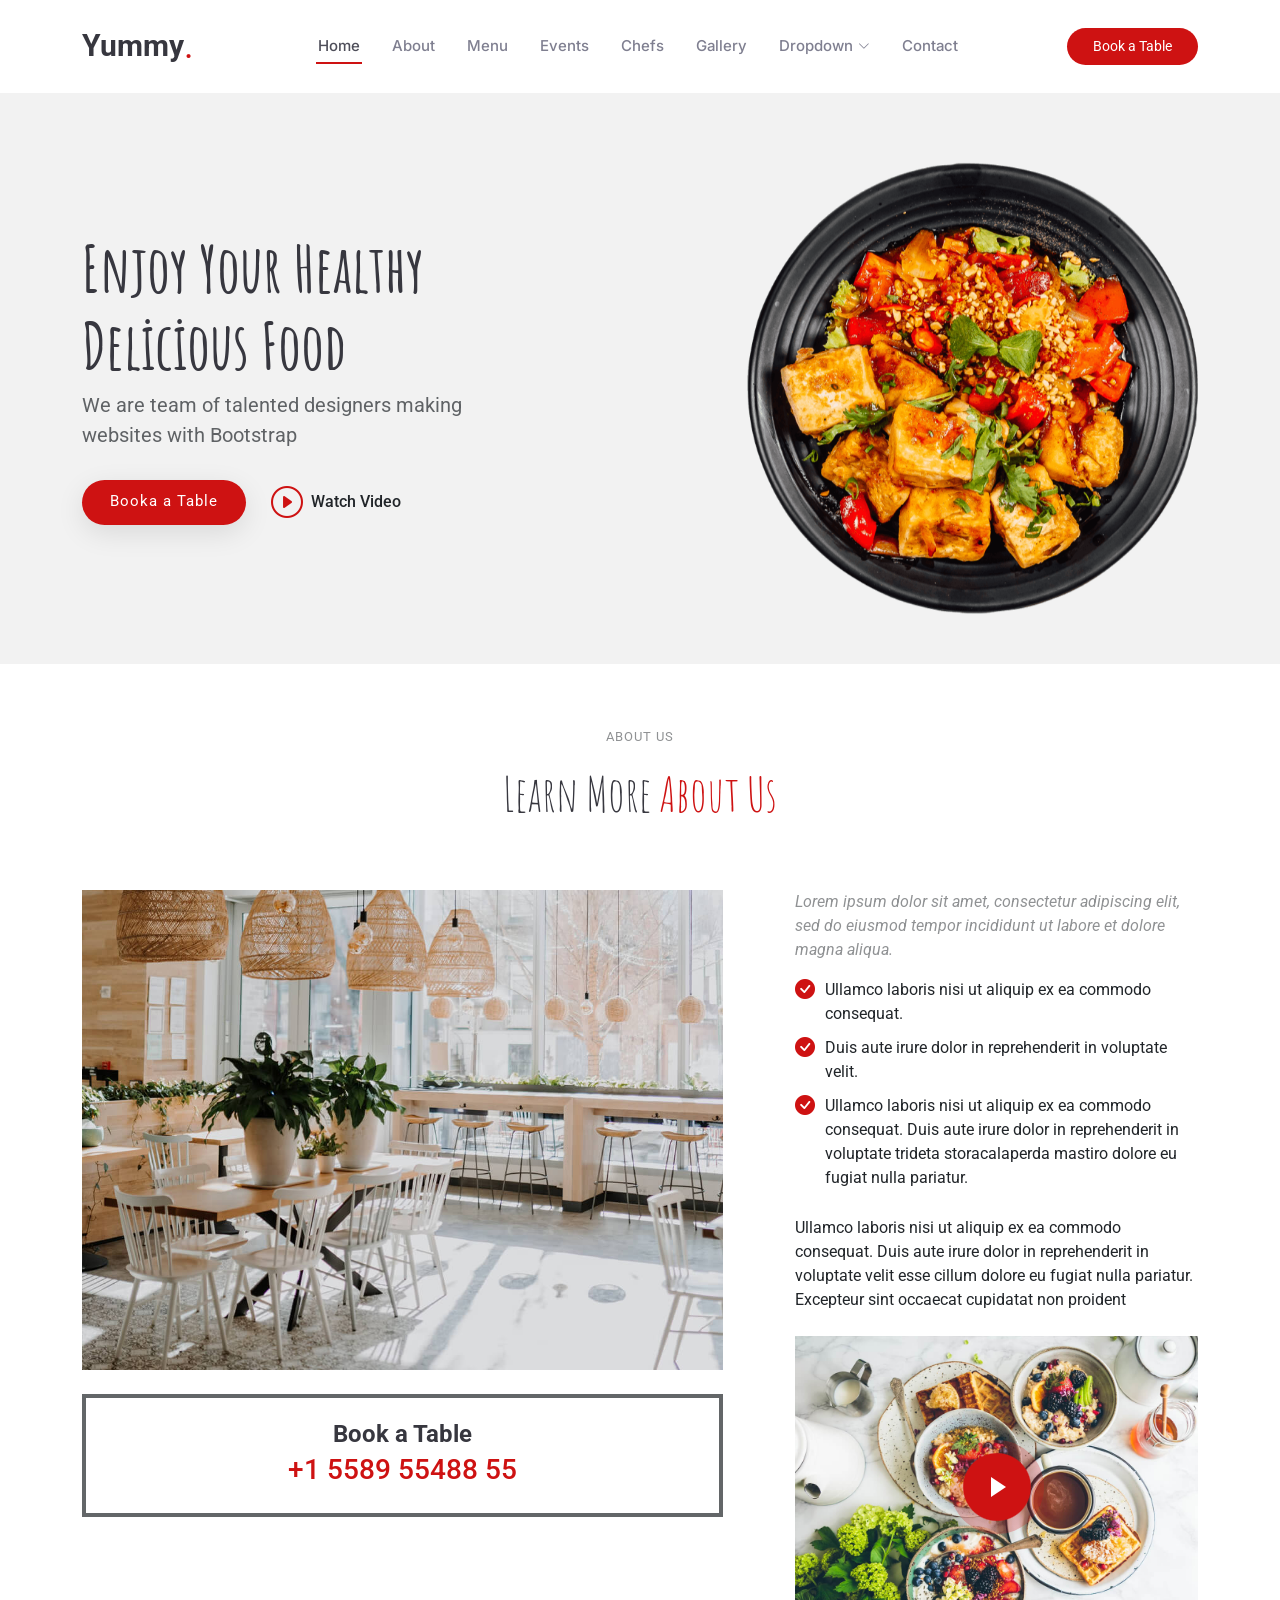
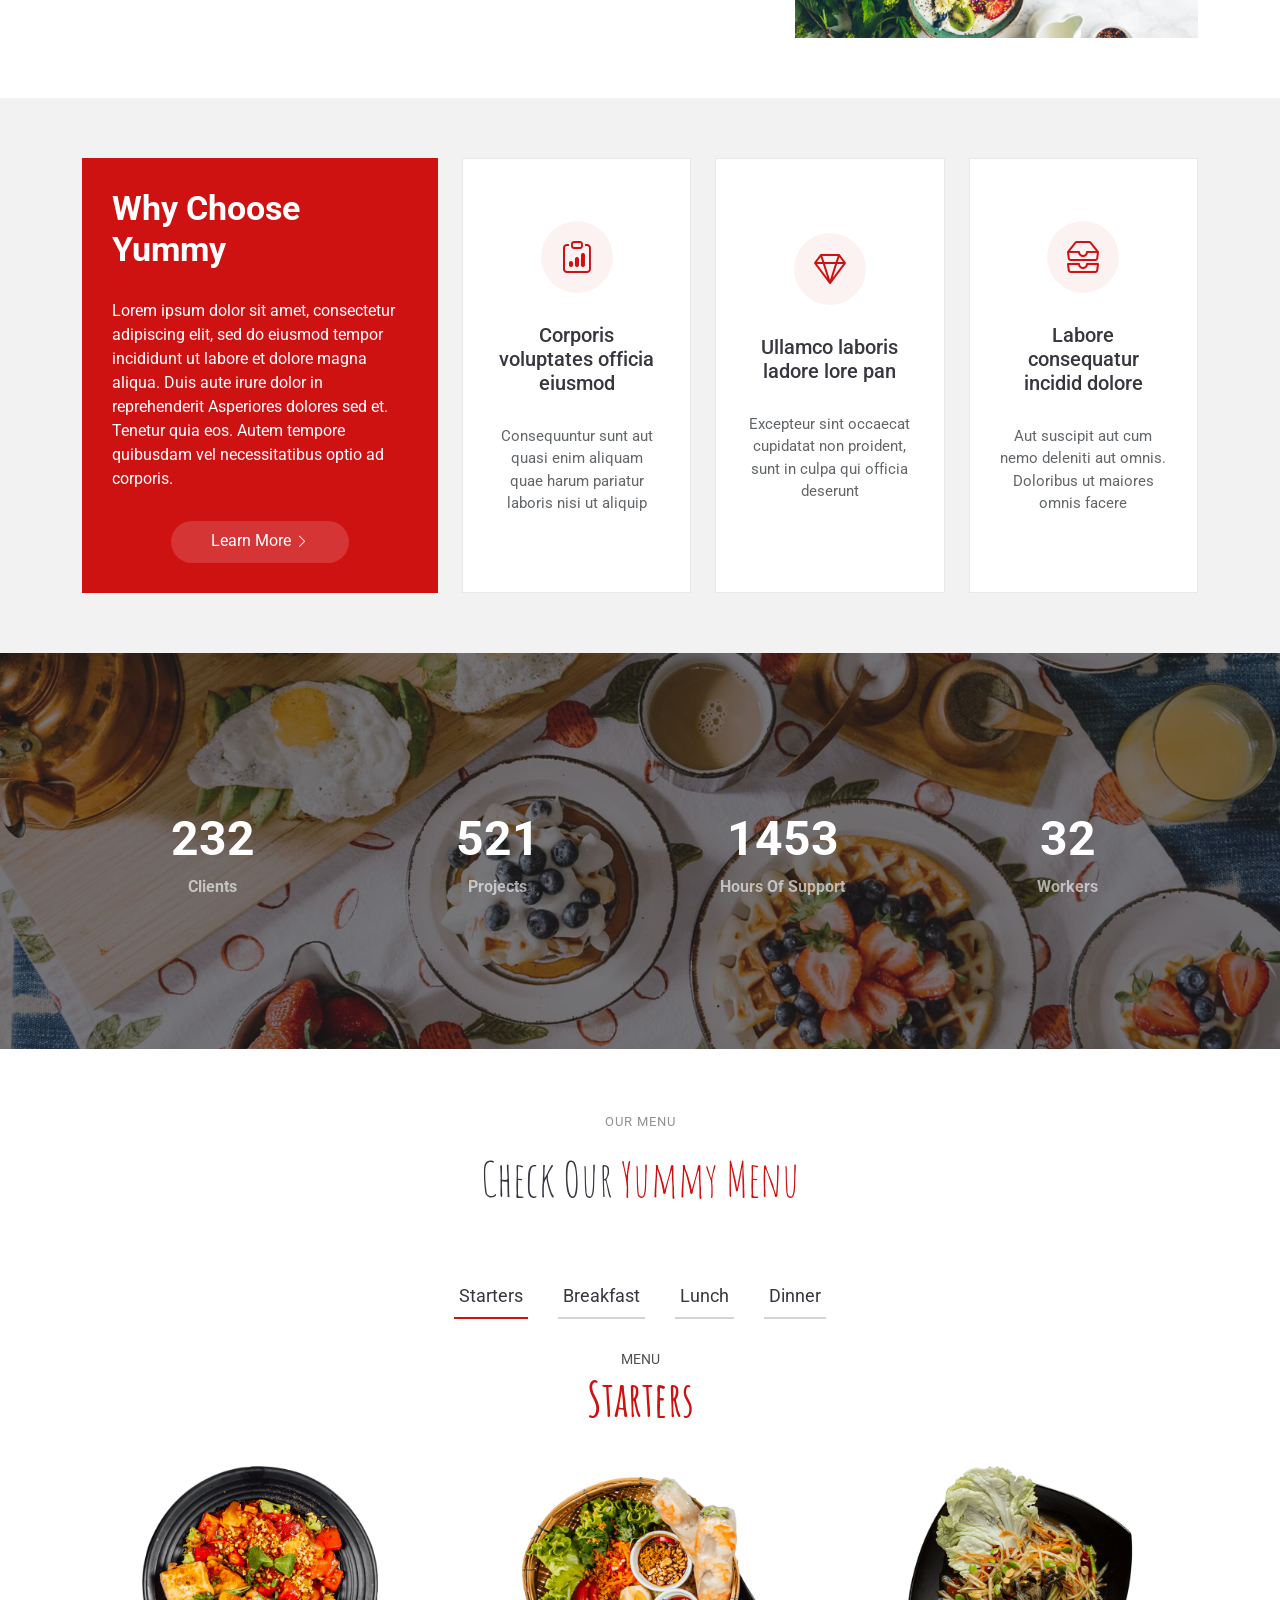
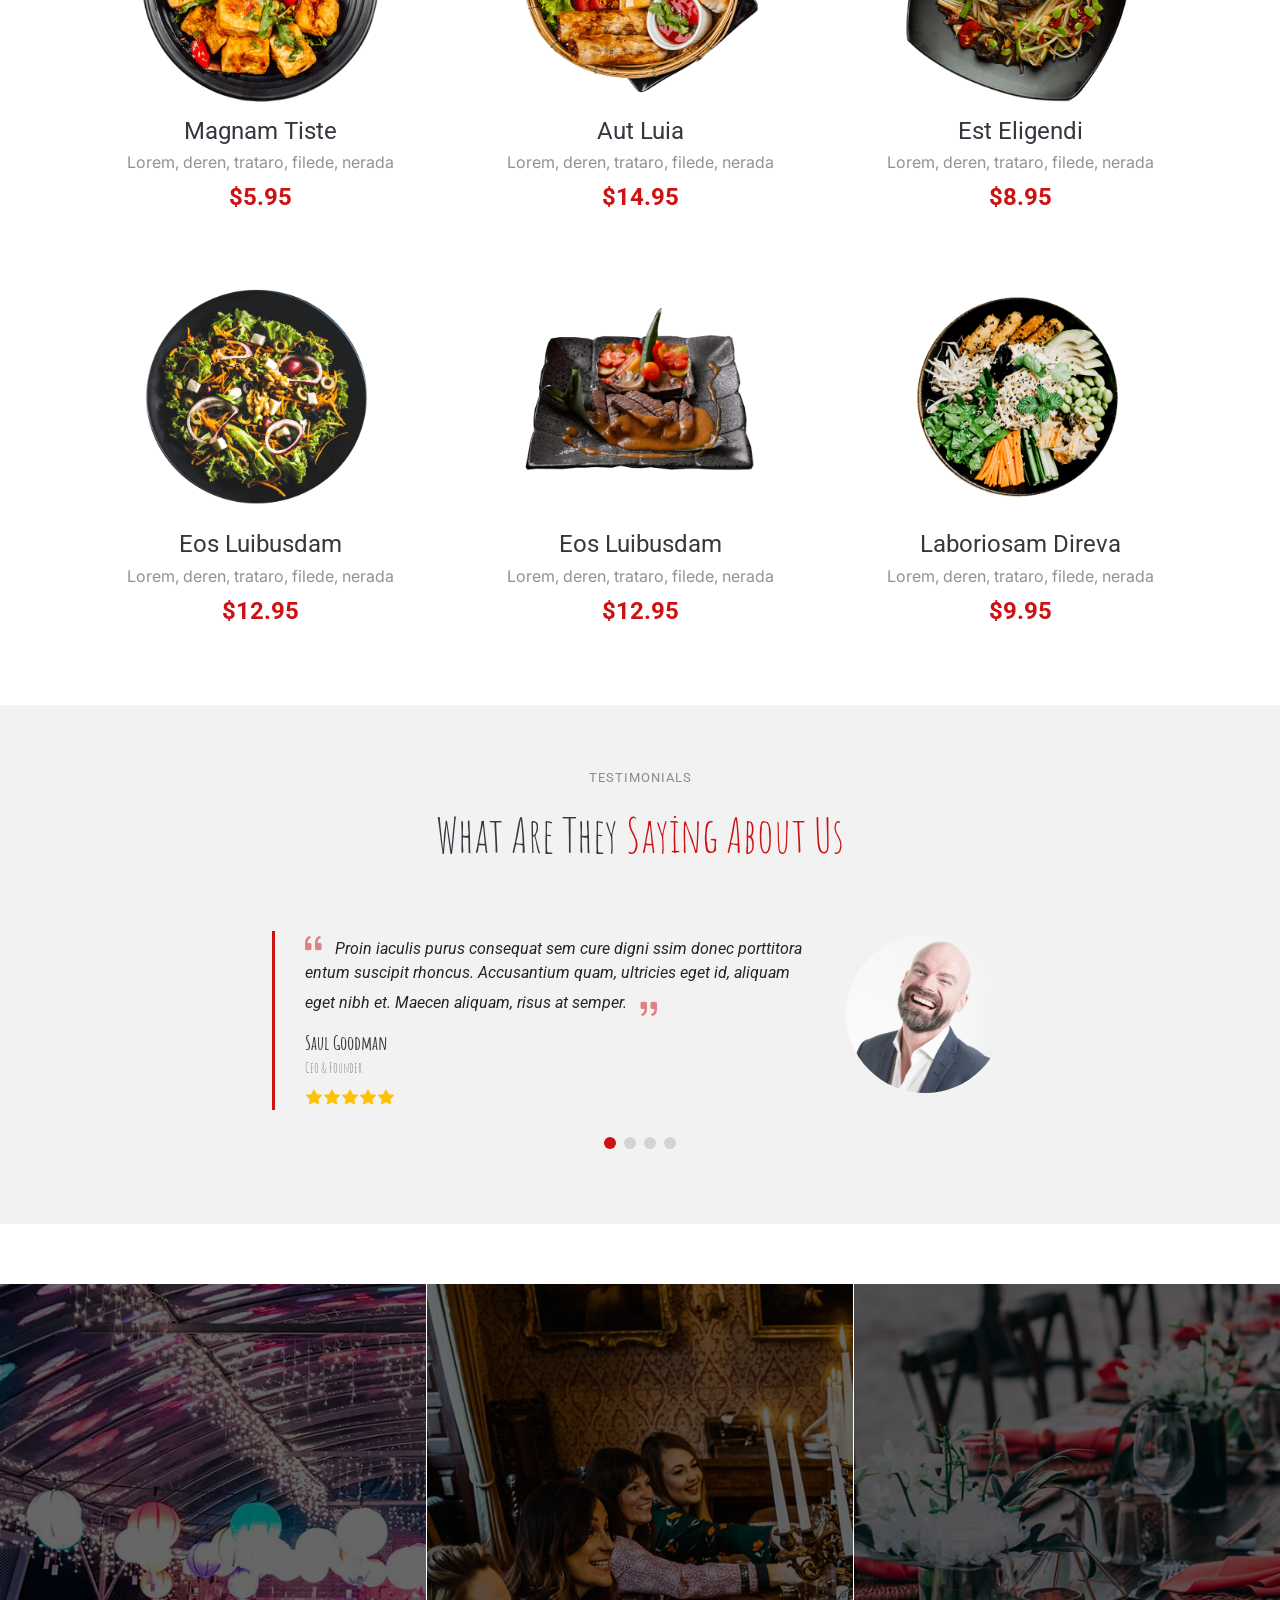
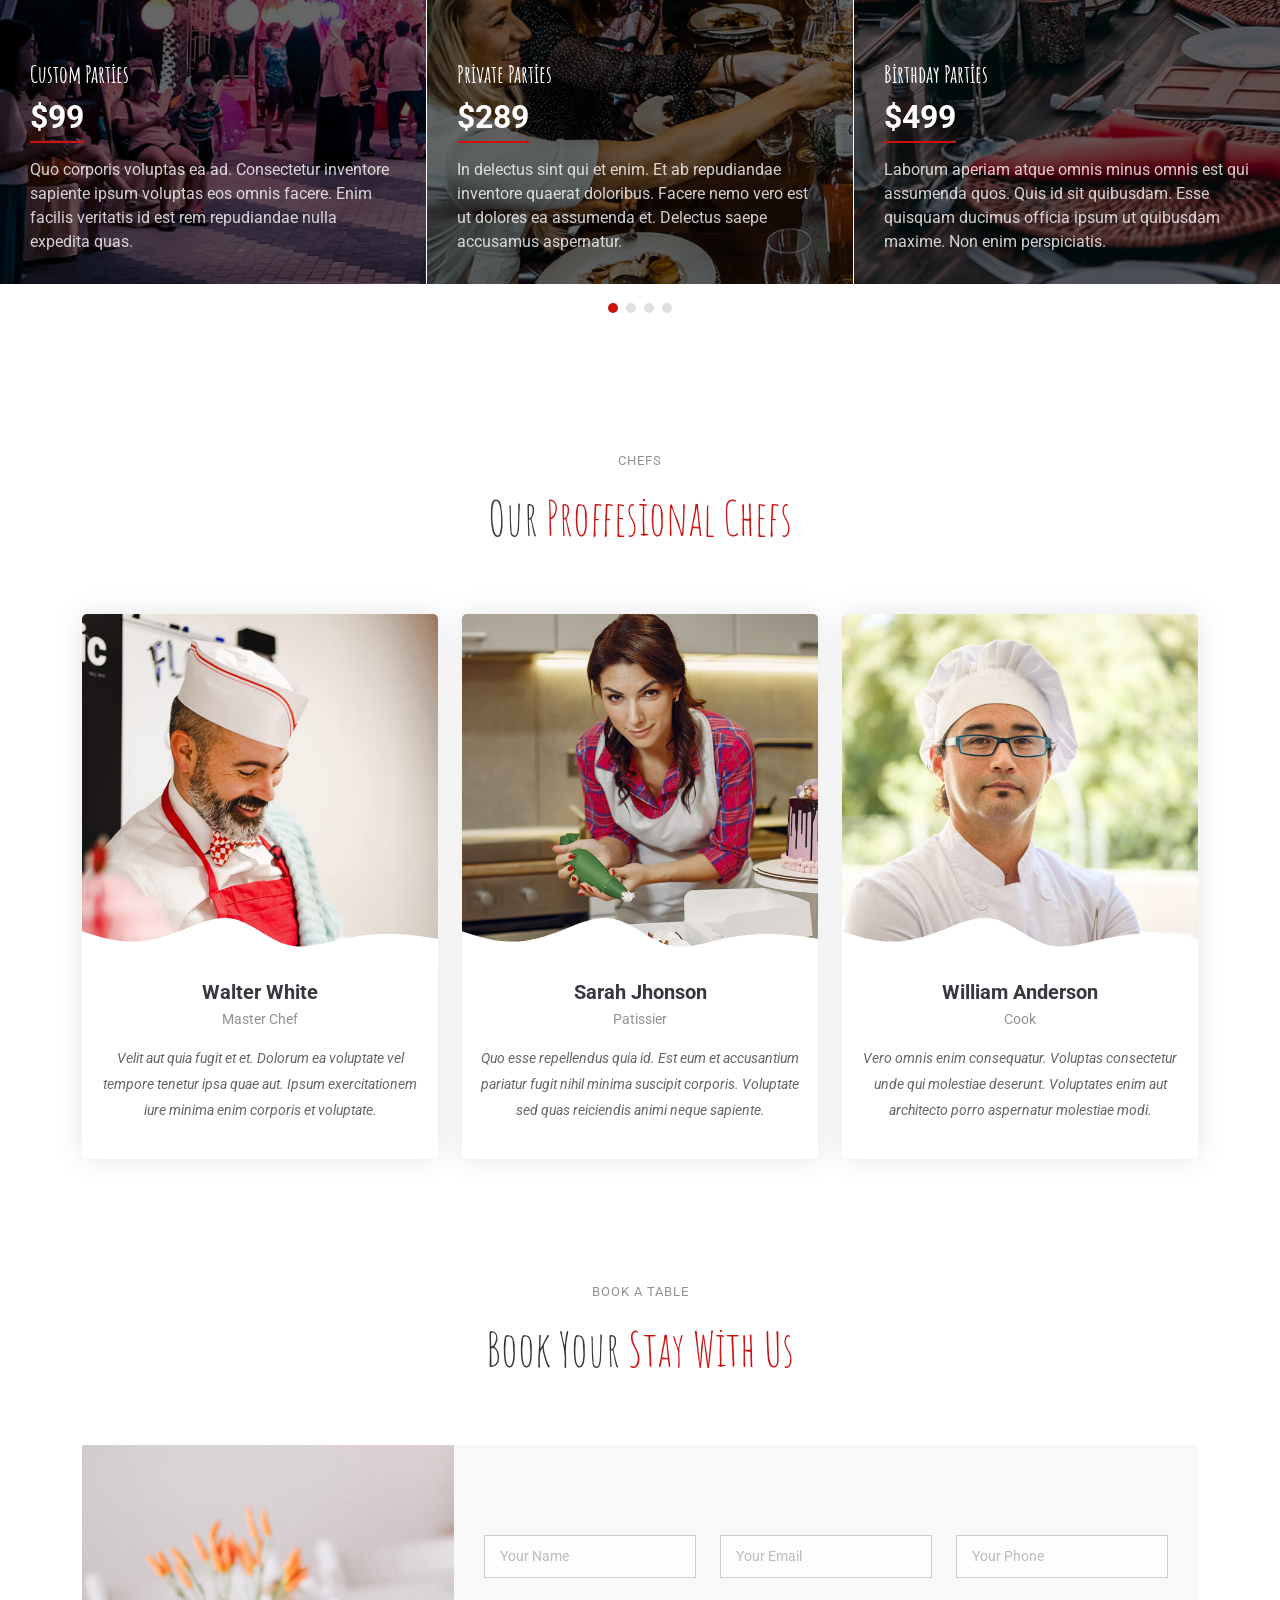
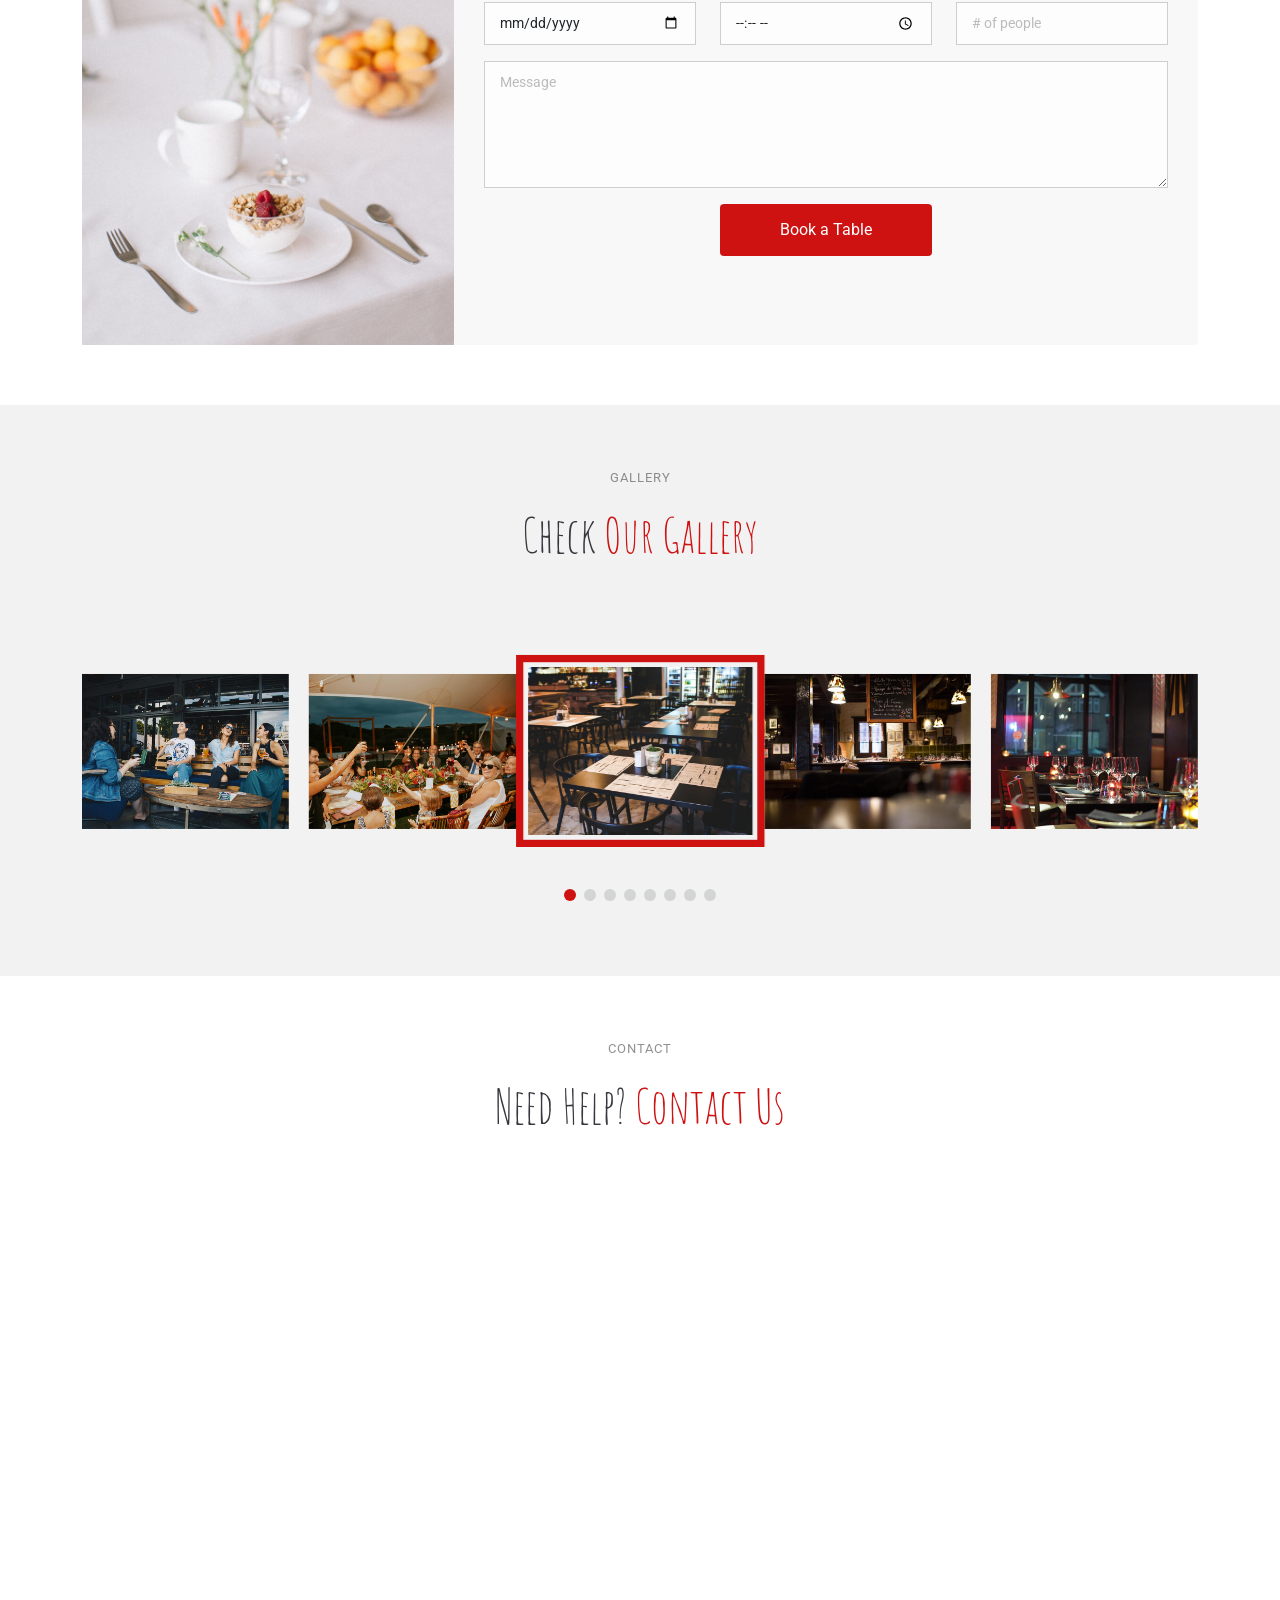
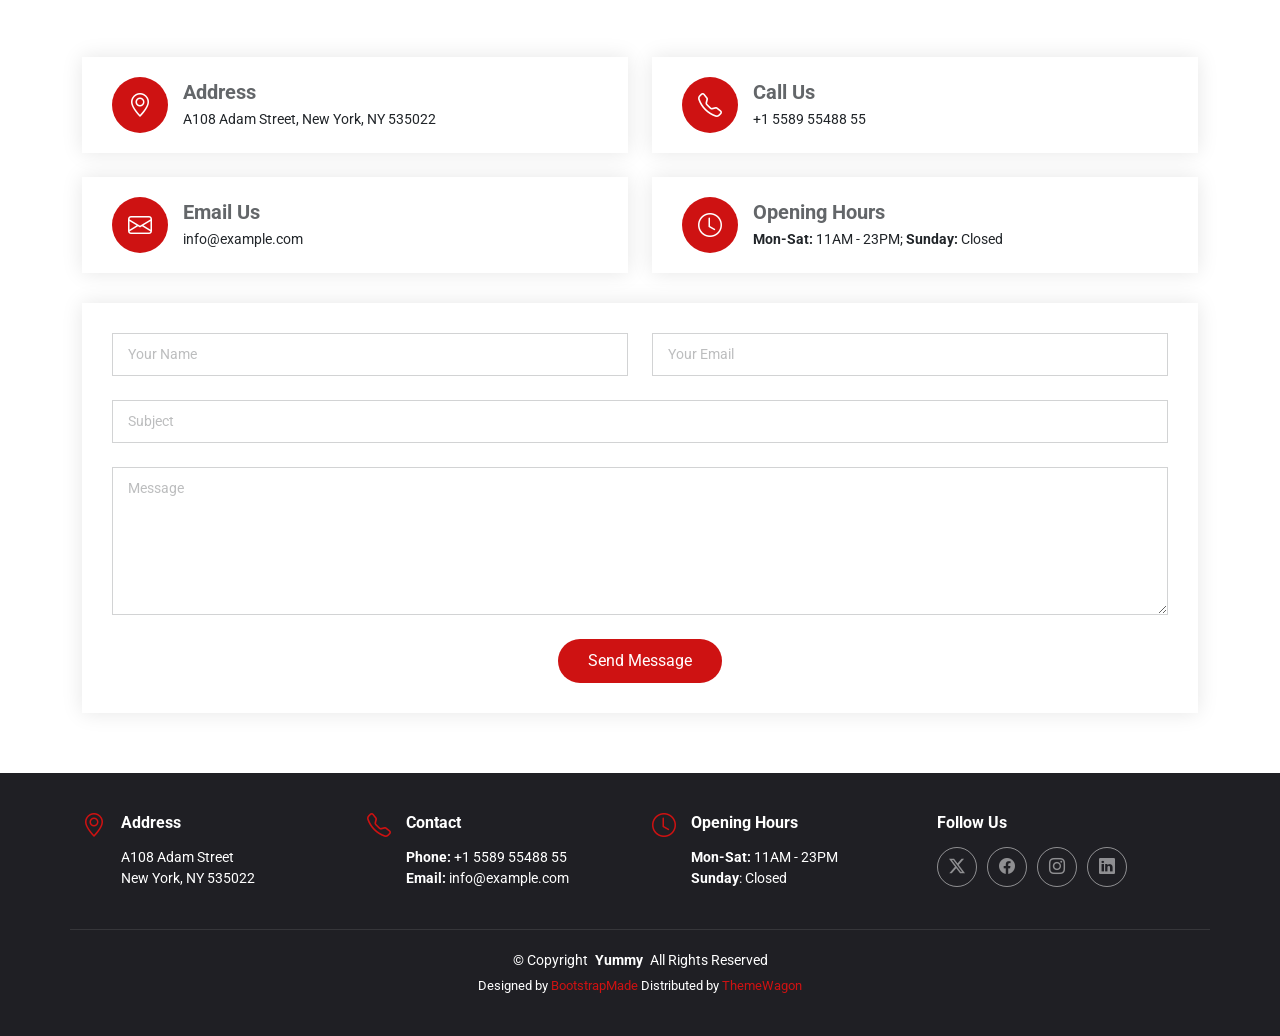
<file: StajProje.WebUI/wwwroot/yummy-red-1.0.0/index.html>
<!DOCTYPE html>
<html lang="tr">

<head>
  <meta charset="utf-8">
  <meta content="width=device-width, initial-scale=1.0" name="viewport">
  <title>Index - Yummy Bootstrap Template</title>
  <meta name="description" content="">
  <meta name="keywords" content="">

  <!-- Favicons -->
  <link href="assets/img/favicon.png" rel="icon">
  <link href="assets/img/apple-touch-icon.png" rel="apple-touch-icon">

  <!-- Fonts -->
  <link href="https://fonts.googleapis.com" rel="preconnect">
  <link href="https://fonts.gstatic.com" rel="preconnect" crossorigin>
  <link href="https://fonts.googleapis.com/css2?family=Roboto:ital,wght@0,100;0,300;0,400;0,500;0,700;0,900;1,100;1,300;1,400;1,500;1,700;1,900&family=Inter:wght@100;200;300;400;500;600;700;800;900&family=Amatic+SC:wght@400;700&display=swap" rel="stylesheet">

  <!-- Vendor CSS Files -->
  <link href="assets/vendor/bootstrap/css/bootstrap.min.css" rel="stylesheet">
  <link href="assets/vendor/bootstrap-icons/bootstrap-icons.css" rel="stylesheet">
  <link href="assets/vendor/aos/aos.css" rel="stylesheet">
  <link href="assets/vendor/glightbox/css/glightbox.min.css" rel="stylesheet">
  <link href="assets/vendor/swiper/swiper-bundle.min.css" rel="stylesheet">

  <!-- Main CSS File -->
  <link href="assets/css/main.css" rel="stylesheet">

  <!-- =======================================================
  * Template Name: Yummy
  * Template URL: https://bootstrapmade.com/yummy-bootstrap-restaurant-website-template/
  * Updated: Aug 07 2024 with Bootstrap v5.3.3
  * Author: BootstrapMade.com
  * License: https://bootstrapmade.com/license/
  ======================================================== -->
</head>

<body class="index-page">

  <header id="header" class="header d-flex align-items-center sticky-top">
    <div class="container position-relative d-flex align-items-center justify-content-between">

      <a href="index.html" class="logo d-flex align-items-center me-auto me-xl-0">
        <!-- Uncomment the line below if you also wish to use an image logo -->
        <!-- <img src="assets/img/logo.png" alt=""> -->
        <h1 class="sitename">Yummy</h1>
        <span>.</span>
      </a>

      <nav id="navmenu" class="navmenu">
        <ul>
          <li><a href="#hero" class="active">Home<br></a></li>
          <li><a href="#about">About</a></li>
          <li><a href="#menu">Menu</a></li>
          <li><a href="#events">Events</a></li>
          <li><a href="#chefs">Chefs</a></li>
          <li><a href="#gallery">Gallery</a></li>
          <li class="dropdown"><a href="#"><span>Dropdown</span> <i class="bi bi-chevron-down toggle-dropdown"></i></a>
            <ul>
              <li><a href="#">Dropdown 1</a></li>
              <li class="dropdown"><a href="#"><span>Deep Dropdown</span> <i class="bi bi-chevron-down toggle-dropdown"></i></a>
                <ul>
                  <li><a href="#">Deep Dropdown 1</a></li>
                  <li><a href="#">Deep Dropdown 2</a></li>
                  <li><a href="#">Deep Dropdown 3</a></li>
                  <li><a href="#">Deep Dropdown 4</a></li>
                  <li><a href="#">Deep Dropdown 5</a></li>
                </ul>
              </li>
              <li><a href="#">Dropdown 2</a></li>
              <li><a href="#">Dropdown 3</a></li>
              <li><a href="#">Dropdown 4</a></li>
            </ul>
          </li>
          <li><a href="#contact">Contact</a></li>
        </ul>
        <i class="mobile-nav-toggle d-xl-none bi bi-list"></i>
      </nav>

      <a class="btn-getstarted" href="index.html#book-a-table">Book a Table</a>

    </div>
  </header>

  <main class="main">

    <!-- Hero Section -->
    <section id="hero" class="hero section light-background">

      <div class="container">
        <div class="row gy-4 justify-content-center justify-content-lg-between">
          <div class="col-lg-5 order-2 order-lg-1 d-flex flex-column justify-content-center">
            <h1 data-aos="fade-up">Enjoy Your Healthy<br>Delicious Food</h1>
            <p data-aos="fade-up" data-aos-delay="100">We are team of talented designers making websites with Bootstrap</p>
            <div class="d-flex" data-aos="fade-up" data-aos-delay="200">
              <a href="#book-a-table" class="btn-get-started">Booka a Table</a>
              <a href="https://www.youtube.com/watch?v=Y7f98aduVJ8" class="glightbox btn-watch-video d-flex align-items-center"><i class="bi bi-play-circle"></i><span>Watch Video</span></a>
            </div>
          </div>
          <div class="col-lg-5 order-1 order-lg-2 hero-img" data-aos="zoom-out">
            <img src="assets/img/hero-img.png" class="img-fluid animated" alt="">
          </div>
        </div>
      </div>

    </section><!-- /Hero Section -->

    <!-- About Section -->
    <section id="about" class="about section">

      <!-- Section Title -->
      <div class="container section-title" data-aos="fade-up">
        <h2>About Us<br></h2>
        <p><span>Learn More</span> <span class="description-title">About Us</span></p>
      </div><!-- End Section Title -->

      <div class="container">

        <div class="row gy-4">
          <div class="col-lg-7" data-aos="fade-up" data-aos-delay="100">
            <img src="assets/img/about.jpg" class="img-fluid mb-4" alt="">
            <div class="book-a-table">
              <h3>Book a Table</h3>
              <p>+1 5589 55488 55</p>
            </div>
          </div>
          <div class="col-lg-5" data-aos="fade-up" data-aos-delay="250">
            <div class="content ps-0 ps-lg-5">
              <p class="fst-italic">
                Lorem ipsum dolor sit amet, consectetur adipiscing elit, sed do eiusmod tempor incididunt ut labore et dolore
                magna aliqua.
              </p>
              <ul>
                <li><i class="bi bi-check-circle-fill"></i> <span>Ullamco laboris nisi ut aliquip ex ea commodo consequat.</span></li>
                <li><i class="bi bi-check-circle-fill"></i> <span>Duis aute irure dolor in reprehenderit in voluptate velit.</span></li>
                <li><i class="bi bi-check-circle-fill"></i> <span>Ullamco laboris nisi ut aliquip ex ea commodo consequat. Duis aute irure dolor in reprehenderit in voluptate trideta storacalaperda mastiro dolore eu fugiat nulla pariatur.</span></li>
              </ul>
              <p>
                Ullamco laboris nisi ut aliquip ex ea commodo consequat. Duis aute irure dolor in reprehenderit in voluptate
                velit esse cillum dolore eu fugiat nulla pariatur. Excepteur sint occaecat cupidatat non proident
              </p>

              <div class="position-relative mt-4">
                <img src="assets/img/about-2.jpg" class="img-fluid" alt="">
                <a href="https://www.youtube.com/watch?v=Y7f98aduVJ8" class="glightbox pulsating-play-btn"></a>
              </div>
            </div>
          </div>
        </div>

      </div>

    </section><!-- /About Section -->

    <!-- Why Us Section -->
    <section id="why-us" class="why-us section light-background">

      <div class="container">

        <div class="row gy-4">

          <div class="col-lg-4" data-aos="fade-up" data-aos-delay="100">
            <div class="why-box">
              <h3>Why Choose Yummy</h3>
              <p>
                Lorem ipsum dolor sit amet, consectetur adipiscing elit, sed do eiusmod tempor incididunt ut labore et dolore magna aliqua. Duis aute irure dolor in reprehenderit
                Asperiores dolores sed et. Tenetur quia eos. Autem tempore quibusdam vel necessitatibus optio ad corporis.
              </p>
              <div class="text-center">
                <a href="#" class="more-btn"><span>Learn More</span> <i class="bi bi-chevron-right"></i></a>
              </div>
            </div>
          </div><!-- End Why Box -->

          <div class="col-lg-8 d-flex align-items-stretch">
            <div class="row gy-4" data-aos="fade-up" data-aos-delay="200">

              <div class="col-xl-4">
                <div class="icon-box d-flex flex-column justify-content-center align-items-center">
                  <i class="bi bi-clipboard-data"></i>
                  <h4>Corporis voluptates officia eiusmod</h4>
                  <p>Consequuntur sunt aut quasi enim aliquam quae harum pariatur laboris nisi ut aliquip</p>
                </div>
              </div><!-- End Icon Box -->

              <div class="col-xl-4" data-aos="fade-up" data-aos-delay="300">
                <div class="icon-box d-flex flex-column justify-content-center align-items-center">
                  <i class="bi bi-gem"></i>
                  <h4>Ullamco laboris ladore lore pan</h4>
                  <p>Excepteur sint occaecat cupidatat non proident, sunt in culpa qui officia deserunt</p>
                </div>
              </div><!-- End Icon Box -->

              <div class="col-xl-4" data-aos="fade-up" data-aos-delay="400">
                <div class="icon-box d-flex flex-column justify-content-center align-items-center">
                  <i class="bi bi-inboxes"></i>
                  <h4>Labore consequatur incidid dolore</h4>
                  <p>Aut suscipit aut cum nemo deleniti aut omnis. Doloribus ut maiores omnis facere</p>
                </div>
              </div><!-- End Icon Box -->

            </div>
          </div>

        </div>

      </div>

    </section><!-- /Why Us Section -->

    <!-- Stats Section -->
    <section id="stats" class="stats section dark-background">

      <img src="assets/img/stats-bg.jpg" alt="" data-aos="fade-in">

      <div class="container position-relative" data-aos="fade-up" data-aos-delay="100">

        <div class="row gy-4">

          <div class="col-lg-3 col-md-6">
            <div class="stats-item text-center w-100 h-100">
              <span data-purecounter-start="0" data-purecounter-end="232" data-purecounter-duration="1" class="purecounter"></span>
              <p>Clients</p>
            </div>
          </div><!-- End Stats Item -->

          <div class="col-lg-3 col-md-6">
            <div class="stats-item text-center w-100 h-100">
              <span data-purecounter-start="0" data-purecounter-end="521" data-purecounter-duration="1" class="purecounter"></span>
              <p>Projects</p>
            </div>
          </div><!-- End Stats Item -->

          <div class="col-lg-3 col-md-6">
            <div class="stats-item text-center w-100 h-100">
              <span data-purecounter-start="0" data-purecounter-end="1453" data-purecounter-duration="1" class="purecounter"></span>
              <p>Hours Of Support</p>
            </div>
          </div><!-- End Stats Item -->

          <div class="col-lg-3 col-md-6">
            <div class="stats-item text-center w-100 h-100">
              <span data-purecounter-start="0" data-purecounter-end="32" data-purecounter-duration="1" class="purecounter"></span>
              <p>Workers</p>
            </div>
          </div><!-- End Stats Item -->

        </div>

      </div>

    </section><!-- /Stats Section -->

    <!-- Menu Section -->
    <section id="menu" class="menu section">

      <!-- Section Title -->
      <div class="container section-title" data-aos="fade-up">
        <h2>Our Menu</h2>
        <p><span>Check Our</span> <span class="description-title">Yummy Menu</span></p>
      </div><!-- End Section Title -->

      <div class="container">

        <ul class="nav nav-tabs d-flex justify-content-center" data-aos="fade-up" data-aos-delay="100">

          <li class="nav-item">
            <a class="nav-link active show" data-bs-toggle="tab" data-bs-target="#menu-starters">
              <h4>Starters</h4>
            </a>
          </li><!-- End tab nav item -->

          <li class="nav-item">
            <a class="nav-link" data-bs-toggle="tab" data-bs-target="#menu-breakfast">
              <h4>Breakfast</h4>
            </a><!-- End tab nav item -->

          </li>
          <li class="nav-item">
            <a class="nav-link" data-bs-toggle="tab" data-bs-target="#menu-lunch">
              <h4>Lunch</h4>
            </a>
          </li><!-- End tab nav item -->

          <li class="nav-item">
            <a class="nav-link" data-bs-toggle="tab" data-bs-target="#menu-dinner">
              <h4>Dinner</h4>
            </a>
          </li><!-- End tab nav item -->

        </ul>

        <div class="tab-content" data-aos="fade-up" data-aos-delay="200">

          <div class="tab-pane fade active show" id="menu-starters">

            <div class="tab-header text-center">
              <p>Menu</p>
              <h3>Starters</h3>
            </div>

            <div class="row gy-5">

              <div class="col-lg-4 menu-item">
                <a href="assets/img/menu/menu-item-1.png" class="glightbox"><img src="assets/img/menu/menu-item-1.png" class="menu-img img-fluid" alt=""></a>
                <h4>Magnam Tiste</h4>
                <p class="ingredients">
                  Lorem, deren, trataro, filede, nerada
                </p>
                <p class="price">
                  $5.95
                </p>
              </div><!-- Menu Item -->

              <div class="col-lg-4 menu-item">
                <a href="assets/img/menu/menu-item-2.png" class="glightbox"><img src="assets/img/menu/menu-item-2.png" class="menu-img img-fluid" alt=""></a>
                <h4>Aut Luia</h4>
                <p class="ingredients">
                  Lorem, deren, trataro, filede, nerada
                </p>
                <p class="price">
                  $14.95
                </p>
              </div><!-- Menu Item -->

              <div class="col-lg-4 menu-item">
                <a href="assets/img/menu/menu-item-3.png" class="glightbox"><img src="assets/img/menu/menu-item-3.png" class="menu-img img-fluid" alt=""></a>
                <h4>Est Eligendi</h4>
                <p class="ingredients">
                  Lorem, deren, trataro, filede, nerada
                </p>
                <p class="price">
                  $8.95
                </p>
              </div><!-- Menu Item -->

              <div class="col-lg-4 menu-item">
                <a href="assets/img/menu/menu-item-4.png" class="glightbox"><img src="assets/img/menu/menu-item-4.png" class="menu-img img-fluid" alt=""></a>
                <h4>Eos Luibusdam</h4>
                <p class="ingredients">
                  Lorem, deren, trataro, filede, nerada
                </p>
                <p class="price">
                  $12.95
                </p>
              </div><!-- Menu Item -->

              <div class="col-lg-4 menu-item">
                <a href="assets/img/menu/menu-item-5.png" class="glightbox"><img src="assets/img/menu/menu-item-5.png" class="menu-img img-fluid" alt=""></a>
                <h4>Eos Luibusdam</h4>
                <p class="ingredients">
                  Lorem, deren, trataro, filede, nerada
                </p>
                <p class="price">
                  $12.95
                </p>
              </div><!-- Menu Item -->

              <div class="col-lg-4 menu-item">
                <a href="assets/img/menu/menu-item-6.png" class="glightbox"><img src="assets/img/menu/menu-item-6.png" class="menu-img img-fluid" alt=""></a>
                <h4>Laboriosam Direva</h4>
                <p class="ingredients">
                  Lorem, deren, trataro, filede, nerada
                </p>
                <p class="price">
                  $9.95
                </p>
              </div><!-- Menu Item -->

            </div>
          </div><!-- End Starter Menu Content -->

          <div class="tab-pane fade" id="menu-breakfast">

            <div class="tab-header text-center">
              <p>Menu</p>
              <h3>Breakfast</h3>
            </div>

            <div class="row gy-5">

              <div class="col-lg-4 menu-item">
                <a href="assets/img/menu/menu-item-1.png" class="glightbox"><img src="assets/img/menu/menu-item-1.png" class="menu-img img-fluid" alt=""></a>
                <h4>Magnam Tiste</h4>
                <p class="ingredients">
                  Lorem, deren, trataro, filede, nerada
                </p>
                <p class="price">
                  $5.95
                </p>
              </div><!-- Menu Item -->

              <div class="col-lg-4 menu-item">
                <a href="assets/img/menu/menu-item-2.png" class="glightbox"><img src="assets/img/menu/menu-item-2.png" class="menu-img img-fluid" alt=""></a>
                <h4>Aut Luia</h4>
                <p class="ingredients">
                  Lorem, deren, trataro, filede, nerada
                </p>
                <p class="price">
                  $14.95
                </p>
              </div><!-- Menu Item -->

              <div class="col-lg-4 menu-item">
                <a href="assets/img/menu/menu-item-3.png" class="glightbox"><img src="assets/img/menu/menu-item-3.png" class="menu-img img-fluid" alt=""></a>
                <h4>Est Eligendi</h4>
                <p class="ingredients">
                  Lorem, deren, trataro, filede, nerada
                </p>
                <p class="price">
                  $8.95
                </p>
              </div><!-- Menu Item -->

              <div class="col-lg-4 menu-item">
                <a href="assets/img/menu/menu-item-4.png" class="glightbox"><img src="assets/img/menu/menu-item-4.png" class="menu-img img-fluid" alt=""></a>
                <h4>Eos Luibusdam</h4>
                <p class="ingredients">
                  Lorem, deren, trataro, filede, nerada
                </p>
                <p class="price">
                  $12.95
                </p>
              </div><!-- Menu Item -->

              <div class="col-lg-4 menu-item">
                <a href="assets/img/menu/menu-item-5.png" class="glightbox"><img src="assets/img/menu/menu-item-5.png" class="menu-img img-fluid" alt=""></a>
                <h4>Eos Luibusdam</h4>
                <p class="ingredients">
                  Lorem, deren, trataro, filede, nerada
                </p>
                <p class="price">
                  $12.95
                </p>
              </div><!-- Menu Item -->

              <div class="col-lg-4 menu-item">
                <a href="assets/img/menu/menu-item-6.png" class="glightbox"><img src="assets/img/menu/menu-item-6.png" class="menu-img img-fluid" alt=""></a>
                <h4>Laboriosam Direva</h4>
                <p class="ingredients">
                  Lorem, deren, trataro, filede, nerada
                </p>
                <p class="price">
                  $9.95
                </p>
              </div><!-- Menu Item -->

            </div>
          </div><!-- End Breakfast Menu Content -->

          <div class="tab-pane fade" id="menu-lunch">

            <div class="tab-header text-center">
              <p>Menu</p>
              <h3>Lunch</h3>
            </div>

            <div class="row gy-5">

              <div class="col-lg-4 menu-item">
                <a href="assets/img/menu/menu-item-1.png" class="glightbox"><img src="assets/img/menu/menu-item-1.png" class="menu-img img-fluid" alt=""></a>
                <h4>Magnam Tiste</h4>
                <p class="ingredients">
                  Lorem, deren, trataro, filede, nerada
                </p>
                <p class="price">
                  $5.95
                </p>
              </div><!-- Menu Item -->

              <div class="col-lg-4 menu-item">
                <a href="assets/img/menu/menu-item-2.png" class="glightbox"><img src="assets/img/menu/menu-item-2.png" class="menu-img img-fluid" alt=""></a>
                <h4>Aut Luia</h4>
                <p class="ingredients">
                  Lorem, deren, trataro, filede, nerada
                </p>
                <p class="price">
                  $14.95
                </p>
              </div><!-- Menu Item -->

              <div class="col-lg-4 menu-item">
                <a href="assets/img/menu/menu-item-3.png" class="glightbox"><img src="assets/img/menu/menu-item-3.png" class="menu-img img-fluid" alt=""></a>
                <h4>Est Eligendi</h4>
                <p class="ingredients">
                  Lorem, deren, trataro, filede, nerada
                </p>
                <p class="price">
                  $8.95
                </p>
              </div><!-- Menu Item -->

              <div class="col-lg-4 menu-item">
                <a href="assets/img/menu/menu-item-4.png" class="glightbox"><img src="assets/img/menu/menu-item-4.png" class="menu-img img-fluid" alt=""></a>
                <h4>Eos Luibusdam</h4>
                <p class="ingredients">
                  Lorem, deren, trataro, filede, nerada
                </p>
                <p class="price">
                  $12.95
                </p>
              </div><!-- Menu Item -->

              <div class="col-lg-4 menu-item">
                <a href="assets/img/menu/menu-item-5.png" class="glightbox"><img src="assets/img/menu/menu-item-5.png" class="menu-img img-fluid" alt=""></a>
                <h4>Eos Luibusdam</h4>
                <p class="ingredients">
                  Lorem, deren, trataro, filede, nerada
                </p>
                <p class="price">
                  $12.95
                </p>
              </div><!-- Menu Item -->

              <div class="col-lg-4 menu-item">
                <a href="assets/img/menu/menu-item-6.png" class="glightbox"><img src="assets/img/menu/menu-item-6.png" class="menu-img img-fluid" alt=""></a>
                <h4>Laboriosam Direva</h4>
                <p class="ingredients">
                  Lorem, deren, trataro, filede, nerada
                </p>
                <p class="price">
                  $9.95
                </p>
              </div><!-- Menu Item -->

            </div>
          </div><!-- End Lunch Menu Content -->

          <div class="tab-pane fade" id="menu-dinner">

            <div class="tab-header text-center">
              <p>Menu</p>
              <h3>Dinner</h3>
            </div>

            <div class="row gy-5">

              <div class="col-lg-4 menu-item">
                <a href="assets/img/menu/menu-item-1.png" class="glightbox"><img src="assets/img/menu/menu-item-1.png" class="menu-img img-fluid" alt=""></a>
                <h4>Magnam Tiste</h4>
                <p class="ingredients">
                  Lorem, deren, trataro, filede, nerada
                </p>
                <p class="price">
                  $5.95
                </p>
              </div><!-- Menu Item -->

              <div class="col-lg-4 menu-item">
                <a href="assets/img/menu/menu-item-2.png" class="glightbox"><img src="assets/img/menu/menu-item-2.png" class="menu-img img-fluid" alt=""></a>
                <h4>Aut Luia</h4>
                <p class="ingredients">
                  Lorem, deren, trataro, filede, nerada
                </p>
                <p class="price">
                  $14.95
                </p>
              </div><!-- Menu Item -->

              <div class="col-lg-4 menu-item">
                <a href="assets/img/menu/menu-item-3.png" class="glightbox"><img src="assets/img/menu/menu-item-3.png" class="menu-img img-fluid" alt=""></a>
                <h4>Est Eligendi</h4>
                <p class="ingredients">
                  Lorem, deren, trataro, filede, nerada
                </p>
                <p class="price">
                  $8.95
                </p>
              </div><!-- Menu Item -->

              <div class="col-lg-4 menu-item">
                <a href="assets/img/menu/menu-item-4.png" class="glightbox"><img src="assets/img/menu/menu-item-4.png" class="menu-img img-fluid" alt=""></a>
                <h4>Eos Luibusdam</h4>
                <p class="ingredients">
                  Lorem, deren, trataro, filede, nerada
                </p>
                <p class="price">
                  $12.95
                </p>
              </div><!-- Menu Item -->

              <div class="col-lg-4 menu-item">
                <a href="assets/img/menu/menu-item-5.png" class="glightbox"><img src="assets/img/menu/menu-item-5.png" class="menu-img img-fluid" alt=""></a>
                <h4>Eos Luibusdam</h4>
                <p class="ingredients">
                  Lorem, deren, trataro, filede, nerada
                </p>
                <p class="price">
                  $12.95
                </p>
              </div><!-- Menu Item -->

              <div class="col-lg-4 menu-item">
                <a href="assets/img/menu/menu-item-6.png" class="glightbox"><img src="assets/img/menu/menu-item-6.png" class="menu-img img-fluid" alt=""></a>
                <h4>Laboriosam Direva</h4>
                <p class="ingredients">
                  Lorem, deren, trataro, filede, nerada
                </p>
                <p class="price">
                  $9.95
                </p>
              </div><!-- Menu Item -->

            </div>
          </div><!-- End Dinner Menu Content -->

        </div>

      </div>

    </section><!-- /Menu Section -->

    <!-- Testimonials Section -->
    <section id="testimonials" class="testimonials section light-background">

      <!-- Section Title -->
      <div class="container section-title" data-aos="fade-up">
        <h2>TESTIMONIALS</h2>
        <p>What Are They <span class="description-title">Saying About Us</span></p>
      </div><!-- End Section Title -->

      <div class="container" data-aos="fade-up" data-aos-delay="100">

        <div class="swiper init-swiper">
          <script type="application/json" class="swiper-config">
            {
              "loop": true,
              "speed": 600,
              "autoplay": {
                "delay": 5000
              },
              "slidesPerView": "auto",
              "pagination": {
                "el": ".swiper-pagination",
                "type": "bullets",
                "clickable": true
              }
            }
          </script>
          <div class="swiper-wrapper">

            <div class="swiper-slide">
              <div class="testimonial-item">
                <div class="row gy-4 justify-content-center">
                  <div class="col-lg-6">
                    <div class="testimonial-content">
                      <p>
                        <i class="bi bi-quote quote-icon-left"></i>
                        <span>Proin iaculis purus consequat sem cure digni ssim donec porttitora entum suscipit rhoncus. Accusantium quam, ultricies eget id, aliquam eget nibh et. Maecen aliquam, risus at semper.</span>
                        <i class="bi bi-quote quote-icon-right"></i>
                      </p>
                      <h3>Saul Goodman</h3>
                      <h4>Ceo &amp; Founder</h4>
                      <div class="stars">
                        <i class="bi bi-star-fill"></i><i class="bi bi-star-fill"></i><i class="bi bi-star-fill"></i><i class="bi bi-star-fill"></i><i class="bi bi-star-fill"></i>
                      </div>
                    </div>
                  </div>
                  <div class="col-lg-2 text-center">
                    <img src="assets/img/testimonials/testimonials-1.jpg" class="img-fluid testimonial-img" alt="">
                  </div>
                </div>
              </div>
            </div><!-- End testimonial item -->

            <div class="swiper-slide">
              <div class="testimonial-item">
                <div class="row gy-4 justify-content-center">
                  <div class="col-lg-6">
                    <div class="testimonial-content">
                      <p>
                        <i class="bi bi-quote quote-icon-left"></i>
                        <span>Export tempor illum tamen malis malis eram quae irure esse labore quem cillum quid cillum eram malis quorum velit fore eram velit sunt aliqua noster fugiat irure amet legam anim culpa.</span>
                        <i class="bi bi-quote quote-icon-right"></i>
                      </p>
                      <h3>Sara Wilsson</h3>
                      <h4>Designer</h4>
                      <div class="stars">
                        <i class="bi bi-star-fill"></i><i class="bi bi-star-fill"></i><i class="bi bi-star-fill"></i><i class="bi bi-star-fill"></i><i class="bi bi-star-fill"></i>
                      </div>
                    </div>
                  </div>
                  <div class="col-lg-2 text-center">
                    <img src="assets/img/testimonials/testimonials-2.jpg" class="img-fluid testimonial-img" alt="">
                  </div>
                </div>
              </div>
            </div><!-- End testimonial item -->

            <div class="swiper-slide">
              <div class="testimonial-item">
                <div class="row gy-4 justify-content-center">
                  <div class="col-lg-6">
                    <div class="testimonial-content">
                      <p>
                        <i class="bi bi-quote quote-icon-left"></i>
                        <span>Enim nisi quem export duis labore cillum quae magna enim sint quorum nulla quem veniam duis minim tempor labore quem eram duis noster aute amet eram fore quis sint minim.</span>
                        <i class="bi bi-quote quote-icon-right"></i>
                      </p>
                      <h3>Jena Karlis</h3>
                      <h4>Store Owner</h4>
                      <div class="stars">
                        <i class="bi bi-star-fill"></i><i class="bi bi-star-fill"></i><i class="bi bi-star-fill"></i><i class="bi bi-star-fill"></i><i class="bi bi-star-fill"></i>
                      </div>
                    </div>
                  </div>
                  <div class="col-lg-2 text-center">
                    <img src="assets/img/testimonials/testimonials-3.jpg" class="img-fluid testimonial-img" alt="">
                  </div>
                </div>
              </div>
            </div><!-- End testimonial item -->

            <div class="swiper-slide">
              <div class="testimonial-item">
                <div class="row gy-4 justify-content-center">
                  <div class="col-lg-6">
                    <div class="testimonial-content">
                      <p>
                        <i class="bi bi-quote quote-icon-left"></i>
                        <span>Fugiat enim eram quae cillum dolore dolor amet nulla culpa multos export minim fugiat minim velit minim dolor enim duis veniam ipsum anim magna sunt elit fore quem dolore labore illum veniam.</span>
                        <i class="bi bi-quote quote-icon-right"></i>
                      </p>
                      <h3>John Larson</h3>
                      <h4>Entrepreneur</h4>
                      <div class="stars">
                        <i class="bi bi-star-fill"></i><i class="bi bi-star-fill"></i><i class="bi bi-star-fill"></i><i class="bi bi-star-fill"></i><i class="bi bi-star-fill"></i>
                      </div>
                    </div>
                  </div>
                  <div class="col-lg-2 text-center">
                    <img src="assets/img/testimonials/testimonials-4.jpg" class="img-fluid testimonial-img" alt="">
                  </div>
                </div>
              </div>
            </div><!-- End testimonial item -->

          </div>
          <div class="swiper-pagination"></div>
        </div>

      </div>

    </section><!-- /Testimonials Section -->

    <!-- Events Section -->
    <section id="events" class="events section">

      <div class="container-fluid" data-aos="fade-up" data-aos-delay="100">

        <div class="swiper init-swiper">
          <script type="application/json" class="swiper-config">
            {
              "loop": true,
              "speed": 600,
              "autoplay": {
                "delay": 5000
              },
              "slidesPerView": "auto",
              "pagination": {
                "el": ".swiper-pagination",
                "type": "bullets",
                "clickable": true
              },
              "breakpoints": {
                "320": {
                  "slidesPerView": 1,
                  "spaceBetween": 40
                },
                "1200": {
                  "slidesPerView": 3,
                  "spaceBetween": 1
                }
              }
            }
          </script>
          <div class="swiper-wrapper">

            <div class="swiper-slide event-item d-flex flex-column justify-content-end" style="background-image: url(assets/img/events-1.jpg)">
              <h3>Custom Parties</h3>
              <div class="price align-self-start">$99</div>
              <p class="description">
                Quo corporis voluptas ea ad. Consectetur inventore sapiente ipsum voluptas eos omnis facere. Enim facilis veritatis id est rem repudiandae nulla expedita quas.
              </p>
            </div><!-- End Event item -->

            <div class="swiper-slide event-item d-flex flex-column justify-content-end" style="background-image: url(assets/img/events-2.jpg)">
              <h3>Private Parties</h3>
              <div class="price align-self-start">$289</div>
              <p class="description">
                In delectus sint qui et enim. Et ab repudiandae inventore quaerat doloribus. Facere nemo vero est ut dolores ea assumenda et. Delectus saepe accusamus aspernatur.
              </p>
            </div><!-- End Event item -->

            <div class="swiper-slide event-item d-flex flex-column justify-content-end" style="background-image: url(assets/img/events-3.jpg)">
              <h3>Birthday Parties</h3>
              <div class="price align-self-start">$499</div>
              <p class="description">
                Laborum aperiam atque omnis minus omnis est qui assumenda quos. Quis id sit quibusdam. Esse quisquam ducimus officia ipsum ut quibusdam maxime. Non enim perspiciatis.
              </p>
            </div><!-- End Event item -->

            <div class="swiper-slide event-item d-flex flex-column justify-content-end" style="background-image: url(assets/img/events-4.jpg)">
              <h3>Wedding Parties</h3>
              <div class="price align-self-start">$899</div>
              <p class="description">
                Laborum aperiam atque omnis minus omnis est qui assumenda quos. Quis id sit quibusdam. Esse quisquam ducimus officia ipsum ut quibusdam maxime. Non enim perspiciatis.
              </p>
            </div><!-- End Event item -->

          </div>
          <div class="swiper-pagination"></div>
        </div>

      </div>

    </section><!-- /Events Section -->

    <!-- Chefs Section -->
    <section id="chefs" class="chefs section">

      <!-- Section Title -->
      <div class="container section-title" data-aos="fade-up">
        <h2>chefs</h2>
        <p><span>Our</span> <span class="description-title">Proffesional Chefs<br></span></p>
      </div><!-- End Section Title -->

      <div class="container">

        <div class="row gy-4">

          <div class="col-lg-4 d-flex align-items-stretch" data-aos="fade-up" data-aos-delay="100">
            <div class="team-member">
              <div class="member-img">
                <img src="assets/img/chefs/chefs-1.jpg" class="img-fluid" alt="">
                <div class="social">
                  <a href=""><i class="bi bi-twitter-x"></i></a>
                  <a href=""><i class="bi bi-facebook"></i></a>
                  <a href=""><i class="bi bi-instagram"></i></a>
                  <a href=""><i class="bi bi-linkedin"></i></a>
                </div>
              </div>
              <div class="member-info">
                <h4>Walter White</h4>
                <span>Master Chef</span>
                <p>Velit aut quia fugit et et. Dolorum ea voluptate vel tempore tenetur ipsa quae aut. Ipsum exercitationem iure minima enim corporis et voluptate.</p>
              </div>
            </div>
          </div><!-- End Chef Team Member -->

          <div class="col-lg-4 d-flex align-items-stretch" data-aos="fade-up" data-aos-delay="200">
            <div class="team-member">
              <div class="member-img">
                <img src="assets/img/chefs/chefs-2.jpg" class="img-fluid" alt="">
                <div class="social">
                  <a href=""><i class="bi bi-twitter-x"></i></a>
                  <a href=""><i class="bi bi-facebook"></i></a>
                  <a href=""><i class="bi bi-instagram"></i></a>
                  <a href=""><i class="bi bi-linkedin"></i></a>
                </div>
              </div>
              <div class="member-info">
                <h4>Sarah Jhonson</h4>
                <span>Patissier</span>
                <p>Quo esse repellendus quia id. Est eum et accusantium pariatur fugit nihil minima suscipit corporis. Voluptate sed quas reiciendis animi neque sapiente.</p>
              </div>
            </div>
          </div><!-- End Chef Team Member -->

          <div class="col-lg-4 d-flex align-items-stretch" data-aos="fade-up" data-aos-delay="300">
            <div class="team-member">
              <div class="member-img">
                <img src="assets/img/chefs/chefs-3.jpg" class="img-fluid" alt="">
                <div class="social">
                  <a href=""><i class="bi bi-twitter-x"></i></a>
                  <a href=""><i class="bi bi-facebook"></i></a>
                  <a href=""><i class="bi bi-instagram"></i></a>
                  <a href=""><i class="bi bi-linkedin"></i></a>
                </div>
              </div>
              <div class="member-info">
                <h4>William Anderson</h4>
                <span>Cook</span>
                <p>Vero omnis enim consequatur. Voluptas consectetur unde qui molestiae deserunt. Voluptates enim aut architecto porro aspernatur molestiae modi.</p>
              </div>
            </div>
          </div><!-- End Chef Team Member -->

        </div>

      </div>

    </section><!-- /Chefs Section -->

    <!-- Book A Table Section -->
    <section id="book-a-table" class="book-a-table section">

      <!-- Section Title -->
      <div class="container section-title" data-aos="fade-up">
        <h2>Book A Table</h2>
        <p><span>Book Your</span> <span class="description-title">Stay With Us<br></span></p>
      </div><!-- End Section Title -->

      <div class="container">

        <div class="row g-0" data-aos="fade-up" data-aos-delay="100">

          <div class="col-lg-4 reservation-img" style="background-image: url(assets/img/reservation.jpg);"></div>

          <div class="col-lg-8 d-flex align-items-center reservation-form-bg" data-aos="fade-up" data-aos-delay="200">
            <form action="forms/book-a-table.php" method="post" role="form" class="php-email-form">
              <div class="row gy-4">
                <div class="col-lg-4 col-md-6">
                  <input type="text" name="name" class="form-control" id="name" placeholder="Your Name" required="">
                </div>
                <div class="col-lg-4 col-md-6">
                  <input type="email" class="form-control" name="email" id="email" placeholder="Your Email" required="">
                </div>
                <div class="col-lg-4 col-md-6">
                  <input type="text" class="form-control" name="phone" id="phone" placeholder="Your Phone" required="">
                </div>
                <div class="col-lg-4 col-md-6">
                  <input type="date" name="date" class="form-control" id="date" placeholder="Date" required="">
                </div>
                <div class="col-lg-4 col-md-6">
                  <input type="time" class="form-control" name="time" id="time" placeholder="Time" required="">
                </div>
                <div class="col-lg-4 col-md-6">
                  <input type="number" class="form-control" name="people" id="people" placeholder="# of people" required="">
                </div>
              </div>

              <div class="form-group mt-3">
                <textarea class="form-control" name="message" rows="5" placeholder="Message"></textarea>
              </div>

              <div class="text-center mt-3">
                <div class="loading">Loading</div>
                <div class="error-message"></div>
                <div class="sent-message">Your booking request was sent. We will call back or send an Email to confirm your reservation. Thank you!</div>
                <button type="submit">Book a Table</button>
              </div>
            </form>
          </div><!-- End Reservation Form -->

        </div>

      </div>

    </section><!-- /Book A Table Section -->

    <!-- Gallery Section -->
    <section id="gallery" class="gallery section light-background">

      <!-- Section Title -->
      <div class="container section-title" data-aos="fade-up">
        <h2>Gallery</h2>
        <p><span>Check</span> <span class="description-title">Our Gallery</span></p>
      </div><!-- End Section Title -->

      <div class="container" data-aos="fade-up" data-aos-delay="100">

        <div class="swiper init-swiper">
          <script type="application/json" class="swiper-config">
            {
              "loop": true,
              "speed": 600,
              "autoplay": {
                "delay": 5000
              },
              "slidesPerView": "auto",
              "centeredSlides": true,
              "pagination": {
                "el": ".swiper-pagination",
                "type": "bullets",
                "clickable": true
              },
              "breakpoints": {
                "320": {
                  "slidesPerView": 1,
                  "spaceBetween": 0
                },
                "768": {
                  "slidesPerView": 3,
                  "spaceBetween": 20
                },
                "1200": {
                  "slidesPerView": 5,
                  "spaceBetween": 20
                }
              }
            }
          </script>
          <div class="swiper-wrapper align-items-center">
            <div class="swiper-slide"><a class="glightbox" data-gallery="images-gallery" href="assets/img/gallery/gallery-1.jpg"><img src="assets/img/gallery/gallery-1.jpg" class="img-fluid" alt=""></a></div>
            <div class="swiper-slide"><a class="glightbox" data-gallery="images-gallery" href="assets/img/gallery/gallery-2.jpg"><img src="assets/img/gallery/gallery-2.jpg" class="img-fluid" alt=""></a></div>
            <div class="swiper-slide"><a class="glightbox" data-gallery="images-gallery" href="assets/img/gallery/gallery-3.jpg"><img src="assets/img/gallery/gallery-3.jpg" class="img-fluid" alt=""></a></div>
            <div class="swiper-slide"><a class="glightbox" data-gallery="images-gallery" href="assets/img/gallery/gallery-4.jpg"><img src="assets/img/gallery/gallery-4.jpg" class="img-fluid" alt=""></a></div>
            <div class="swiper-slide"><a class="glightbox" data-gallery="images-gallery" href="assets/img/gallery/gallery-5.jpg"><img src="assets/img/gallery/gallery-5.jpg" class="img-fluid" alt=""></a></div>
            <div class="swiper-slide"><a class="glightbox" data-gallery="images-gallery" href="assets/img/gallery/gallery-6.jpg"><img src="assets/img/gallery/gallery-6.jpg" class="img-fluid" alt=""></a></div>
            <div class="swiper-slide"><a class="glightbox" data-gallery="images-gallery" href="assets/img/gallery/gallery-7.jpg"><img src="assets/img/gallery/gallery-7.jpg" class="img-fluid" alt=""></a></div>
            <div class="swiper-slide"><a class="glightbox" data-gallery="images-gallery" href="assets/img/gallery/gallery-8.jpg"><img src="assets/img/gallery/gallery-8.jpg" class="img-fluid" alt=""></a></div>
          </div>
          <div class="swiper-pagination"></div>
        </div>

      </div>

    </section><!-- /Gallery Section -->

    <!-- Contact Section -->
    <section id="contact" class="contact section">

      <!-- Section Title -->
      <div class="container section-title" data-aos="fade-up">
        <h2>Contact</h2>
        <p><span>Need Help?</span> <span class="description-title">Contact Us</span></p>
      </div><!-- End Section Title -->

      <div class="container" data-aos="fade-up" data-aos-delay="100">

        <div class="mb-5">
          <iframe style="width: 100%; height: 400px;" src="https://www.google.com/maps/embed?pb=!1m14!1m8!1m3!1d12097.433213460943!2d-74.0062269!3d40.7101282!3m2!1i1024!2i768!4f13.1!3m3!1m2!1s0x0%3A0xb89d1fe6bc499443!2sDowntown+Conference+Center!5e0!3m2!1smk!2sbg!4v1539943755621" frameborder="0" allowfullscreen=""></iframe>
        </div><!-- End Google Maps -->

        <div class="row gy-4">

          <div class="col-md-6">
            <div class="info-item d-flex align-items-center" data-aos="fade-up" data-aos-delay="200">
              <i class="icon bi bi-geo-alt flex-shrink-0"></i>
              <div>
                <h3>Address</h3>
                <p>A108 Adam Street, New York, NY 535022</p>
              </div>
            </div>
          </div><!-- End Info Item -->

          <div class="col-md-6">
            <div class="info-item d-flex align-items-center" data-aos="fade-up" data-aos-delay="300">
              <i class="icon bi bi-telephone flex-shrink-0"></i>
              <div>
                <h3>Call Us</h3>
                <p>+1 5589 55488 55</p>
              </div>
            </div>
          </div><!-- End Info Item -->

          <div class="col-md-6">
            <div class="info-item d-flex align-items-center" data-aos="fade-up" data-aos-delay="400">
              <i class="icon bi bi-envelope flex-shrink-0"></i>
              <div>
                <h3>Email Us</h3>
                <p>info@example.com</p>
              </div>
            </div>
          </div><!-- End Info Item -->

          <div class="col-md-6">
            <div class="info-item d-flex align-items-center" data-aos="fade-up" data-aos-delay="500">
              <i class="icon bi bi-clock flex-shrink-0"></i>
              <div>
                <h3>Opening Hours<br></h3>
                <p><strong>Mon-Sat:</strong> 11AM - 23PM; <strong>Sunday:</strong> Closed</p>
              </div>
            </div>
          </div><!-- End Info Item -->

        </div>

        <form action="forms/contact.php" method="post" class="php-email-form" data-aos="fade-up" data-aos-delay="600">
          <div class="row gy-4">

            <div class="col-md-6">
              <input type="text" name="name" class="form-control" placeholder="Your Name" required="">
            </div>

            <div class="col-md-6 ">
              <input type="email" class="form-control" name="email" placeholder="Your Email" required="">
            </div>

            <div class="col-md-12">
              <input type="text" class="form-control" name="subject" placeholder="Subject" required="">
            </div>

            <div class="col-md-12">
              <textarea class="form-control" name="message" rows="6" placeholder="Message" required=""></textarea>
            </div>

            <div class="col-md-12 text-center">
              <div class="loading">Loading</div>
              <div class="error-message"></div>
              <div class="sent-message">Your message has been sent. Thank you!</div>

              <button type="submit">Send Message</button>
            </div>

          </div>
        </form><!-- End Contact Form -->

      </div>

    </section><!-- /Contact Section -->

  </main>

  <footer id="footer" class="footer dark-background">

    <div class="container">
      <div class="row gy-3">
        <div class="col-lg-3 col-md-6 d-flex">
          <i class="bi bi-geo-alt icon"></i>
          <div class="address">
            <h4>Address</h4>
            <p>A108 Adam Street</p>
            <p>New York, NY 535022</p>
            <p></p>
          </div>

        </div>

        <div class="col-lg-3 col-md-6 d-flex">
          <i class="bi bi-telephone icon"></i>
          <div>
            <h4>Contact</h4>
            <p>
              <strong>Phone:</strong> <span>+1 5589 55488 55</span><br>
              <strong>Email:</strong> <span>info@example.com</span><br>
            </p>
          </div>
        </div>

        <div class="col-lg-3 col-md-6 d-flex">
          <i class="bi bi-clock icon"></i>
          <div>
            <h4>Opening Hours</h4>
            <p>
              <strong>Mon-Sat:</strong> <span>11AM - 23PM</span><br>
              <strong>Sunday</strong>: <span>Closed</span>
            </p>
          </div>
        </div>

        <div class="col-lg-3 col-md-6">
          <h4>Follow Us</h4>
          <div class="social-links d-flex">
            <a href="#" class="twitter"><i class="bi bi-twitter-x"></i></a>
            <a href="#" class="facebook"><i class="bi bi-facebook"></i></a>
            <a href="#" class="instagram"><i class="bi bi-instagram"></i></a>
            <a href="#" class="linkedin"><i class="bi bi-linkedin"></i></a>
          </div>
        </div>

      </div>
    </div>

    <div class="container copyright text-center mt-4">
      <p>© <span>Copyright</span> <strong class="px-1 sitename">Yummy</strong> <span>All Rights Reserved</span></p>
      <div class="credits">
        <!-- All the links in the footer should remain intact. -->
        <!-- You can delete the links only if you've purchased the pro version. -->
        <!-- Licensing information: https://bootstrapmade.com/license/ -->
        <!-- Purchase the pro version with working PHP/AJAX contact form: [buy-url] -->
        Designed by <a href="https://bootstrapmade.com/">BootstrapMade</a> Distributed by <a href="https://themewagon.com">ThemeWagon</a>
      </div>
    </div>

  </footer>

  <!-- Scroll Top -->
  <a href="#" id="scroll-top" class="scroll-top d-flex align-items-center justify-content-center"><i class="bi bi-arrow-up-short"></i></a>

  <!-- Preloader -->
  <div id="preloader"></div>

  <!-- Vendor JS Files -->
  <script src="assets/vendor/bootstrap/js/bootstrap.bundle.min.js"></script>
  <script src="assets/vendor/php-email-form/validate.js"></script>
  <script src="assets/vendor/aos/aos.js"></script>
  <script src="assets/vendor/glightbox/js/glightbox.min.js"></script>
  <script src="assets/vendor/purecounter/purecounter_vanilla.js"></script>
  <script src="assets/vendor/swiper/swiper-bundle.min.js"></script>

  <!-- Main JS File -->
  <script src="assets/js/main.js"></script>

</body>

</html>
</file>
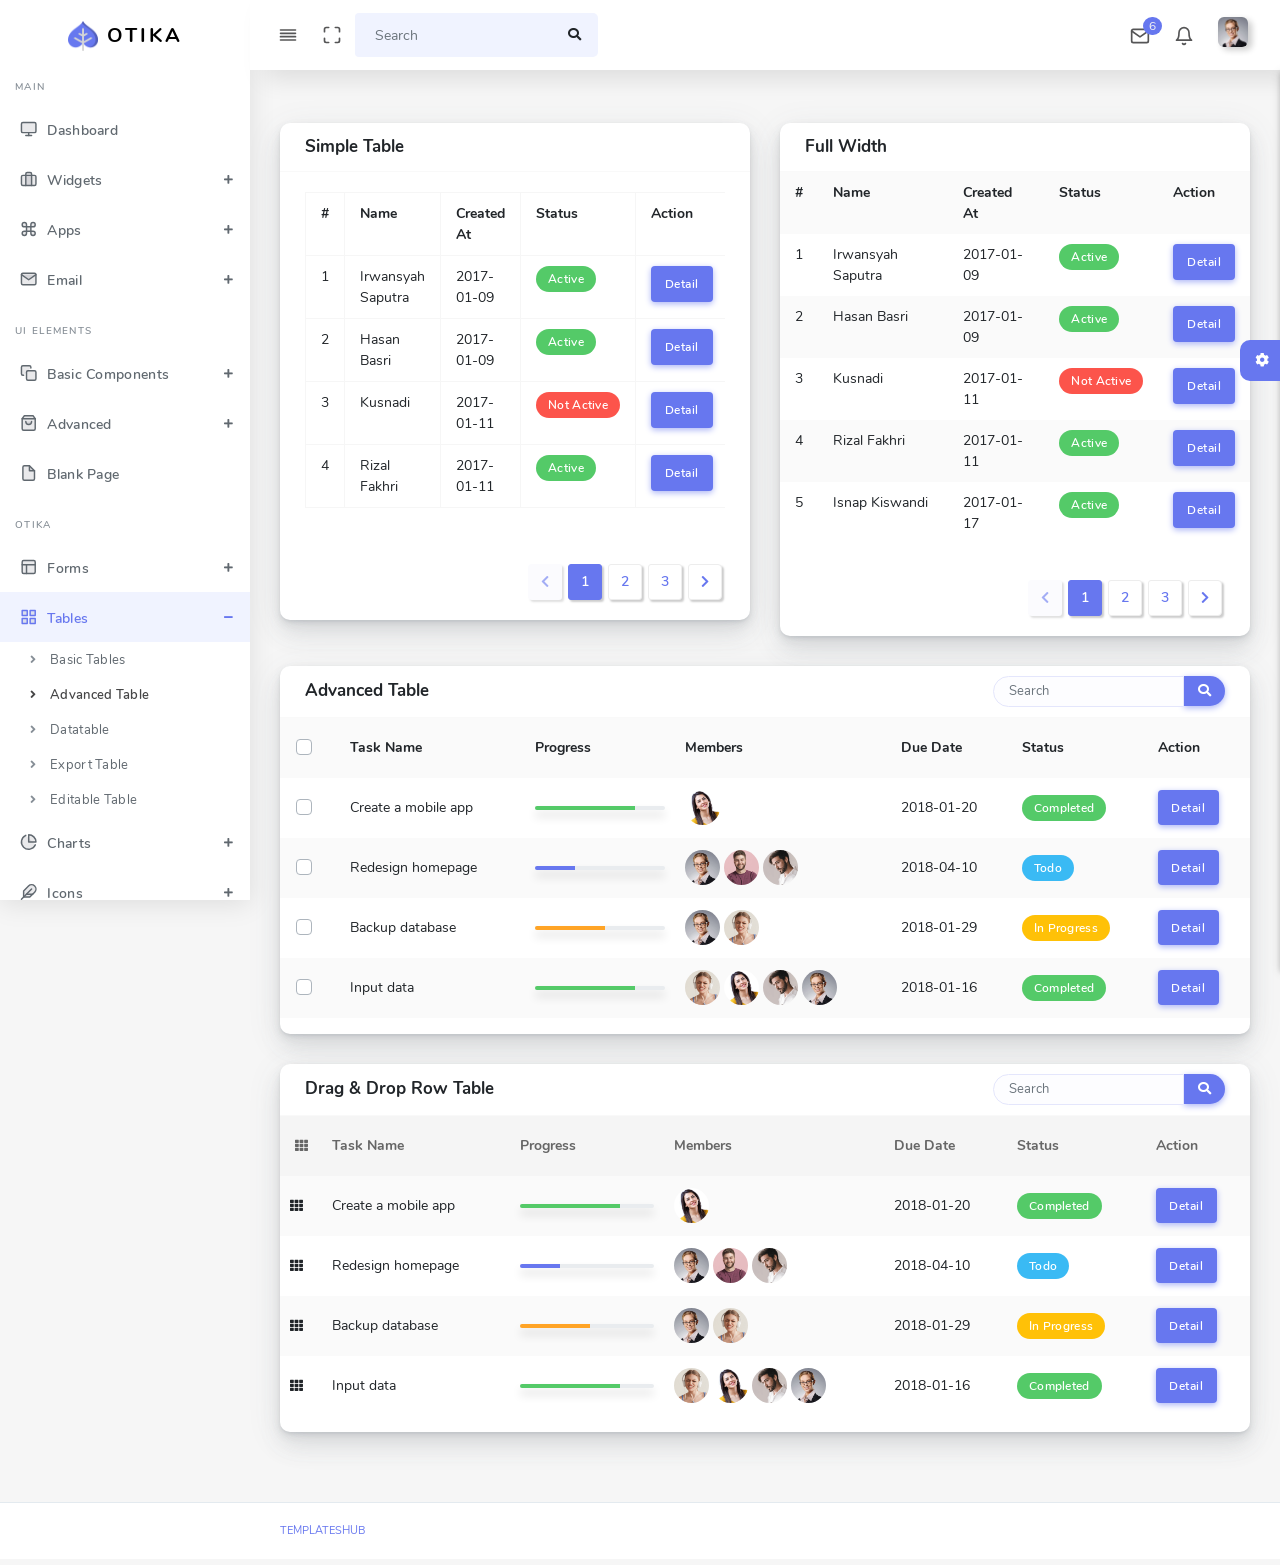
<file: StajProje.WebUI/wwwroot/otika-bootstrap-admin-template/advance-table.html>
<!DOCTYPE html>
<html lang="en">


<!-- advance-table.html  21 Nov 2019 03:55:20 GMT -->
<head>
  <meta charset="UTF-8">
  <meta content="width=device-width, initial-scale=1, maximum-scale=1, shrink-to-fit=no" name="viewport">
  <title>Otika - Admin Dashboard Template</title>
  <!-- General CSS Files -->
  <link rel="stylesheet" href="assets/css/app.min.css">
  <!-- Template CSS -->
  <link rel="stylesheet" href="assets/css/style.css">
  <link rel="stylesheet" href="assets/css/components.css">
  <!-- Custom style CSS -->
  <link rel="stylesheet" href="assets/css/custom.css">
  <link rel='shortcut icon' type='image/x-icon' href='assets/img/favicon.ico' />
</head>

<body>
  <div class="loader"></div>
  <div id="app">
    <div class="main-wrapper main-wrapper-1">
      <div class="navbar-bg"></div>
      <nav class="navbar navbar-expand-lg main-navbar sticky">
        <div class="form-inline mr-auto">
          <ul class="navbar-nav mr-3">
            <li><a href="#" data-toggle="sidebar" class="nav-link nav-link-lg
									collapse-btn"> <i data-feather="align-justify"></i></a></li>
            <li><a href="#" class="nav-link nav-link-lg fullscreen-btn">
                <i data-feather="maximize"></i>
              </a></li>
            <li>
              <form class="form-inline mr-auto">
                <div class="search-element">
                  <input class="form-control" type="search" placeholder="Search" aria-label="Search" data-width="200">
                  <button class="btn" type="submit">
                    <i class="fas fa-search"></i>
                  </button>
                </div>
              </form>
            </li>
          </ul>
        </div>
        <ul class="navbar-nav navbar-right">
          <li class="dropdown dropdown-list-toggle"><a href="#" data-toggle="dropdown"
              class="nav-link nav-link-lg message-toggle"><i data-feather="mail"></i>
              <span class="badge headerBadge1">
                6 </span> </a>
            <div class="dropdown-menu dropdown-list dropdown-menu-right pullDown">
              <div class="dropdown-header">
                Messages
                <div class="float-right">
                  <a href="#">Mark All As Read</a>
                </div>
              </div>
              <div class="dropdown-list-content dropdown-list-message">
                <a href="#" class="dropdown-item"> <span class="dropdown-item-avatar
											text-white"> <img alt="image" src="assets/img/users/user-1.png" class="rounded-circle">
                  </span> <span class="dropdown-item-desc"> <span class="message-user">John
                      Deo</span>
                    <span class="time messege-text">Please check your mail !!</span>
                    <span class="time">2 Min Ago</span>
                  </span>
                </a> <a href="#" class="dropdown-item"> <span class="dropdown-item-avatar text-white">
                    <img alt="image" src="assets/img/users/user-2.png" class="rounded-circle">
                  </span> <span class="dropdown-item-desc"> <span class="message-user">Sarah
                      Smith</span> <span class="time messege-text">Request for leave
                      application</span>
                    <span class="time">5 Min Ago</span>
                  </span>
                </a> <a href="#" class="dropdown-item"> <span class="dropdown-item-avatar text-white">
                    <img alt="image" src="assets/img/users/user-5.png" class="rounded-circle">
                  </span> <span class="dropdown-item-desc"> <span class="message-user">Jacob
                      Ryan</span> <span class="time messege-text">Your payment invoice is
                      generated.</span> <span class="time">12 Min Ago</span>
                  </span>
                </a> <a href="#" class="dropdown-item"> <span class="dropdown-item-avatar text-white">
                    <img alt="image" src="assets/img/users/user-4.png" class="rounded-circle">
                  </span> <span class="dropdown-item-desc"> <span class="message-user">Lina
                      Smith</span> <span class="time messege-text">hii John, I have upload
                      doc
                      related to task.</span> <span class="time">30
                      Min Ago</span>
                  </span>
                </a> <a href="#" class="dropdown-item"> <span class="dropdown-item-avatar text-white">
                    <img alt="image" src="assets/img/users/user-3.png" class="rounded-circle">
                  </span> <span class="dropdown-item-desc"> <span class="message-user">Jalpa
                      Joshi</span> <span class="time messege-text">Please do as specify.
                      Let me
                      know if you have any query.</span> <span class="time">1
                      Days Ago</span>
                  </span>
                </a> <a href="#" class="dropdown-item"> <span class="dropdown-item-avatar text-white">
                    <img alt="image" src="assets/img/users/user-2.png" class="rounded-circle">
                  </span> <span class="dropdown-item-desc"> <span class="message-user">Sarah
                      Smith</span> <span class="time messege-text">Client Requirements</span>
                    <span class="time">2 Days Ago</span>
                  </span>
                </a>
              </div>
              <div class="dropdown-footer text-center">
                <a href="#">View All <i class="fas fa-chevron-right"></i></a>
              </div>
            </div>
          </li>
          <li class="dropdown dropdown-list-toggle"><a href="#" data-toggle="dropdown"
              class="nav-link notification-toggle nav-link-lg"><i data-feather="bell" class="bell"></i>
            </a>
            <div class="dropdown-menu dropdown-list dropdown-menu-right pullDown">
              <div class="dropdown-header">
                Notifications
                <div class="float-right">
                  <a href="#">Mark All As Read</a>
                </div>
              </div>
              <div class="dropdown-list-content dropdown-list-icons">
                <a href="#" class="dropdown-item dropdown-item-unread"> <span
                    class="dropdown-item-icon bg-primary text-white"> <i class="fas
												fa-code"></i>
                  </span> <span class="dropdown-item-desc"> Template update is
                    available now! <span class="time">2 Min
                      Ago</span>
                  </span>
                </a> <a href="#" class="dropdown-item"> <span class="dropdown-item-icon bg-info text-white"> <i class="far
												fa-user"></i>
                  </span> <span class="dropdown-item-desc"> <b>You</b> and <b>Dedik
                      Sugiharto</b> are now friends <span class="time">10 Hours
                      Ago</span>
                  </span>
                </a> <a href="#" class="dropdown-item"> <span class="dropdown-item-icon bg-success text-white"> <i
                      class="fas
												fa-check"></i>
                  </span> <span class="dropdown-item-desc"> <b>Kusnaedi</b> has
                    moved task <b>Fix bug header</b> to <b>Done</b> <span class="time">12
                      Hours
                      Ago</span>
                  </span>
                </a> <a href="#" class="dropdown-item"> <span class="dropdown-item-icon bg-danger text-white"> <i
                      class="fas fa-exclamation-triangle"></i>
                  </span> <span class="dropdown-item-desc"> Low disk space. Let's
                    clean it! <span class="time">17 Hours Ago</span>
                  </span>
                </a> <a href="#" class="dropdown-item"> <span class="dropdown-item-icon bg-info text-white"> <i class="fas
												fa-bell"></i>
                  </span> <span class="dropdown-item-desc"> Welcome to Otika
                    template! <span class="time">Yesterday</span>
                  </span>
                </a>
              </div>
              <div class="dropdown-footer text-center">
                <a href="#">View All <i class="fas fa-chevron-right"></i></a>
              </div>
            </div>
          </li>
          <li class="dropdown"><a href="#" data-toggle="dropdown"
              class="nav-link dropdown-toggle nav-link-lg nav-link-user"> <img alt="image" src="assets/img/user.png"
                class="user-img-radious-style"> <span class="d-sm-none d-lg-inline-block"></span></a>
            <div class="dropdown-menu dropdown-menu-right pullDown">
              <div class="dropdown-title">Hello Sarah Smith</div>
              <a href="profile.html" class="dropdown-item has-icon"> <i class="far
										fa-user"></i> Profile
              </a> <a href="timeline.html" class="dropdown-item has-icon"> <i class="fas fa-bolt"></i>
                Activities
              </a> <a href="#" class="dropdown-item has-icon"> <i class="fas fa-cog"></i>
                Settings
              </a>
              <div class="dropdown-divider"></div>
              <a href="auth-login.html" class="dropdown-item has-icon text-danger"> <i class="fas fa-sign-out-alt"></i>
                Logout
              </a>
            </div>
          </li>
        </ul>
      </nav>
      <div class="main-sidebar sidebar-style-2">
        <aside id="sidebar-wrapper">
          <div class="sidebar-brand">
            <a href="index.html"> <img alt="image" src="assets/img/logo.png" class="header-logo" /> <span
                class="logo-name">Otika</span>
            </a>
          </div>
          <ul class="sidebar-menu">
            <li class="menu-header">Main</li>
            <li class="dropdown">
              <a href="index.html" class="nav-link"><i data-feather="monitor"></i><span>Dashboard</span></a>
            </li>
            <li class="dropdown">
              <a href="#" class="menu-toggle nav-link has-dropdown"><i
                  data-feather="briefcase"></i><span>Widgets</span></a>
              <ul class="dropdown-menu">
                <li><a class="nav-link" href="widget-chart.html">Chart Widgets</a></li>
                <li><a class="nav-link" href="widget-data.html">Data Widgets</a></li>
              </ul>
            </li>
            <li class="dropdown">
              <a href="#" class="menu-toggle nav-link has-dropdown"><i data-feather="command"></i><span>Apps</span></a>
              <ul class="dropdown-menu">
                <li><a class="nav-link" href="chat.html">Chat</a></li>
                <li><a class="nav-link" href="portfolio.html">Portfolio</a></li>
                <li><a class="nav-link" href="blog.html">Blog</a></li>
                <li><a class="nav-link" href="calendar.html">Calendar</a></li>
              </ul>
            </li>
            <li class="dropdown">
              <a href="#" class="menu-toggle nav-link has-dropdown"><i data-feather="mail"></i><span>Email</span></a>
              <ul class="dropdown-menu">
                <li><a class="nav-link" href="email-inbox.html">Inbox</a></li>
                <li><a class="nav-link" href="email-compose.html">Compose</a></li>
                <li><a class="nav-link" href="email-read.html">read</a></li>
              </ul>
            </li>
            <li class="menu-header">UI Elements</li>
            <li class="dropdown">
              <a href="#" class="menu-toggle nav-link has-dropdown"><i data-feather="copy"></i><span>Basic
                  Components</span></a>
              <ul class="dropdown-menu">
                <li><a class="nav-link" href="alert.html">Alert</a></li>
                <li><a class="nav-link" href="badge.html">Badge</a></li>
                <li><a class="nav-link" href="breadcrumb.html">Breadcrumb</a></li>
                <li><a class="nav-link" href="buttons.html">Buttons</a></li>
                <li><a class="nav-link" href="collapse.html">Collapse</a></li>
                <li><a class="nav-link" href="dropdown.html">Dropdown</a></li>
                <li><a class="nav-link" href="checkbox-and-radio.html">Checkbox &amp; Radios</a></li>
                <li><a class="nav-link" href="list-group.html">List Group</a></li>
                <li><a class="nav-link" href="media-object.html">Media Object</a></li>
                <li><a class="nav-link" href="navbar.html">Navbar</a></li>
                <li><a class="nav-link" href="pagination.html">Pagination</a></li>
                <li><a class="nav-link" href="popover.html">Popover</a></li>
                <li><a class="nav-link" href="progress.html">Progress</a></li>
                <li><a class="nav-link" href="tooltip.html">Tooltip</a></li>
                <li><a class="nav-link" href="flags.html">Flag</a></li>
                <li><a class="nav-link" href="typography.html">Typography</a></li>
              </ul>
            </li>
            <li class="dropdown">
              <a href="#" class="menu-toggle nav-link has-dropdown"><i
                  data-feather="shopping-bag"></i><span>Advanced</span></a>
              <ul class="dropdown-menu">
                <li><a class="nav-link" href="avatar.html">Avatar</a></li>
                <li><a class="nav-link" href="card.html">Card</a></li>
                <li><a class="nav-link" href="modal.html">Modal</a></li>
                <li><a class="nav-link" href="sweet-alert.html">Sweet Alert</a></li>
                <li><a class="nav-link" href="toastr.html">Toastr</a></li>
                <li><a class="nav-link" href="empty-state.html">Empty State</a></li>
                <li><a class="nav-link" href="multiple-upload.html">Multiple Upload</a></li>
                <li><a class="nav-link" href="pricing.html">Pricing</a></li>
                <li><a class="nav-link" href="tabs.html">Tab</a></li>
              </ul>
            </li>
            <li><a class="nav-link" href="blank.html"><i data-feather="file"></i><span>Blank Page</span></a></li>
            <li class="menu-header">Otika</li>
            <li class="dropdown">
              <a href="#" class="menu-toggle nav-link has-dropdown"><i data-feather="layout"></i><span>Forms</span></a>
              <ul class="dropdown-menu">
                <li><a class="nav-link" href="basic-form.html">Basic Form</a></li>
                <li><a class="nav-link" href="forms-advanced-form.html">Advanced Form</a></li>
                <li><a class="nav-link" href="forms-editor.html">Editor</a></li>
                <li><a class="nav-link" href="forms-validation.html">Validation</a></li>
                <li><a class="nav-link" href="form-wizard.html">Form Wizard</a></li>
              </ul>
            </li>
            <li class="dropdown active">
              <a href="#" class="menu-toggle nav-link has-dropdown"><i data-feather="grid"></i><span>Tables</span></a>
              <ul class="dropdown-menu">
                <li><a class="nav-link" href="basic-table.html">Basic Tables</a></li>
                <li class="active"><a class="nav-link" href="advance-table.html">Advanced Table</a></li>
                <li><a class="nav-link" href="datatables.html">Datatable</a></li>
                <li><a class="nav-link" href="export-table.html">Export Table</a></li>
                <li><a class="nav-link" href="editable-table.html">Editable Table</a></li>
              </ul>
            </li>
            <li class="dropdown">
              <a href="#" class="menu-toggle nav-link has-dropdown"><i
                  data-feather="pie-chart"></i><span>Charts</span></a>
              <ul class="dropdown-menu">
                <li><a class="nav-link" href="chart-amchart.html">amChart</a></li>
                <li><a class="nav-link" href="chart-apexchart.html">apexchart</a></li>
                <li><a class="nav-link" href="chart-echart.html">eChart</a></li>
                <li><a class="nav-link" href="chart-chartjs.html">Chartjs</a></li>
                <li><a class="nav-link" href="chart-sparkline.html">Sparkline</a></li>
                <li><a class="nav-link" href="chart-morris.html">Morris</a></li>
              </ul>
            </li>
            <li class="dropdown">
              <a href="#" class="menu-toggle nav-link has-dropdown"><i data-feather="feather"></i><span>Icons</span></a>
              <ul class="dropdown-menu">
                <li><a class="nav-link" href="icon-font-awesome.html">Font Awesome</a></li>
                <li><a class="nav-link" href="icon-material.html">Material Design</a></li>
                <li><a class="nav-link" href="icon-ionicons.html">Ion Icons</a></li>
                <li><a class="nav-link" href="icon-feather.html">Feather Icons</a></li>
                <li><a class="nav-link" href="icon-weather-icon.html">Weather Icon</a></li>
              </ul>
            </li>
            <li class="menu-header">Media</li>
            <li class="dropdown">
              <a href="#" class="menu-toggle nav-link has-dropdown"><i data-feather="image"></i><span>Gallery</span></a>
              <ul class="dropdown-menu">
                <li><a class="nav-link" href="light-gallery.html">Light Gallery</a></li>
                <li><a href="gallery1.html">Gallery 2</a></li>
              </ul>
            </li>
            <li class="dropdown">
              <a href="#" class="menu-toggle nav-link has-dropdown"><i data-feather="flag"></i><span>Sliders</span></a>
              <ul class="dropdown-menu">
                <li><a href="carousel.html">Bootstrap Carousel.html</a></li>
                <li><a class="nav-link" href="owl-carousel.html">Owl Carousel</a></li>
              </ul>
            </li>
            <li><a class="nav-link" href="timeline.html"><i data-feather="sliders"></i><span>Timeline</span></a></li>
            <li class="menu-header">Maps</li>
            <li class="dropdown">
              <a href="#" class="menu-toggle nav-link has-dropdown"><i data-feather="map"></i><span>Google
                  Maps</span></a>
              <ul class="dropdown-menu">
                <li><a href="gmaps-advanced-route.html">Advanced Route</a></li>
                <li><a href="gmaps-draggable-marker.html">Draggable Marker</a></li>
                <li><a href="gmaps-geocoding.html">Geocoding</a></li>
                <li><a href="gmaps-geolocation.html">Geolocation</a></li>
                <li><a href="gmaps-marker.html">Marker</a></li>
                <li><a href="gmaps-multiple-marker.html">Multiple Marker</a></li>
                <li><a href="gmaps-route.html">Route</a></li>
                <li><a href="gmaps-simple.html">Simple</a></li>
              </ul>
            </li>
            <li><a class="nav-link" href="vector-map.html"><i data-feather="map-pin"></i><span>Vector
                  Map</span></a></li>
            <li class="menu-header">Pages</li>
            <li class="dropdown">
              <a href="#" class="menu-toggle nav-link has-dropdown"><i
                  data-feather="user-check"></i><span>Auth</span></a>
              <ul class="dropdown-menu">
                <li><a href="auth-login.html">Login</a></li>
                <li><a href="auth-register.html">Register</a></li>
                <li><a href="auth-forgot-password.html">Forgot Password</a></li>
                <li><a href="auth-reset-password.html">Reset Password</a></li>
                <li><a href="subscribe.html">Subscribe</a></li>
              </ul>
            </li>
            <li class="dropdown">
              <a href="#" class="menu-toggle nav-link has-dropdown"><i
                  data-feather="alert-triangle"></i><span>Errors</span></a>
              <ul class="dropdown-menu">
                <li><a class="nav-link" href="errors-503.html">503</a></li>
                <li><a class="nav-link" href="errors-403.html">403</a></li>
                <li><a class="nav-link" href="errors-404.html">404</a></li>
                <li><a class="nav-link" href="errors-500.html">500</a></li>
              </ul>
            </li>
            <li class="dropdown">
              <a href="#" class="menu-toggle nav-link has-dropdown"><i data-feather="anchor"></i><span>Other
                  Pages</span></a>
              <ul class="dropdown-menu">
                <li><a class="nav-link" href="create-post.html">Create Post</a></li>
                <li><a class="nav-link" href="posts.html">Posts</a></li>
                <li><a class="nav-link" href="profile.html">Profile</a></li>
                <li><a class="nav-link" href="contact.html">Contact</a></li>
                <li><a class="nav-link" href="invoice.html">Invoice</a></li>
              </ul>
            </li>
            <li class="dropdown">
              <a href="#" class="menu-toggle nav-link has-dropdown"><i
                  data-feather="chevrons-down"></i><span>Multilevel</span></a>
              <ul class="dropdown-menu">
                <li><a href="#">Menu 1</a></li>
                <li class="dropdown">
                  <a href="#" class="has-dropdown">Menu 2</a>
                  <ul class="dropdown-menu">
                    <li><a href="#">Child Menu 1</a></li>
                    <li class="dropdown">
                      <a href="#" class="has-dropdown">Child Menu 2</a>
                      <ul class="dropdown-menu">
                        <li><a href="#">Child Menu 1</a></li>
                        <li><a href="#">Child Menu 2</a></li>
                      </ul>
                    </li>
                    <li><a href="#"> Child Menu 3</a></li>
                  </ul>
                </li>
              </ul>
            </li>
          </ul>
        </aside>
      </div>
      <!-- Main Content -->
      <div class="main-content">
        <section class="section">
          <div class="section-body">
            <div class="row">
              <div class="col-12 col-md-6 col-lg-6">
                <div class="card">
                  <div class="card-header">
                    <h4>Simple Table</h4>
                  </div>
                  <div class="card-body">
                    <div class="table-responsive">
                      <table class="table table-bordered table-md">
                        <tr>
                          <th>#</th>
                          <th>Name</th>
                          <th>Created At</th>
                          <th>Status</th>
                          <th>Action</th>
                        </tr>
                        <tr>
                          <td>1</td>
                          <td>Irwansyah Saputra</td>
                          <td>2017-01-09</td>
                          <td>
                            <div class="badge badge-success">Active</div>
                          </td>
                          <td><a href="#" class="btn btn-primary">Detail</a></td>
                        </tr>
                        <tr>
                          <td>2</td>
                          <td>Hasan Basri</td>
                          <td>2017-01-09</td>
                          <td>
                            <div class="badge badge-success">Active</div>
                          </td>
                          <td><a href="#" class="btn btn-primary">Detail</a></td>
                        </tr>
                        <tr>
                          <td>3</td>
                          <td>Kusnadi</td>
                          <td>2017-01-11</td>
                          <td>
                            <div class="badge badge-danger">Not Active</div>
                          </td>
                          <td><a href="#" class="btn btn-primary">Detail</a></td>
                        </tr>
                        <tr>
                          <td>4</td>
                          <td>Rizal Fakhri</td>
                          <td>2017-01-11</td>
                          <td>
                            <div class="badge badge-success">Active</div>
                          </td>
                          <td><a href="#" class="btn btn-primary">Detail</a></td>
                        </tr>
                      </table>
                    </div>
                  </div>
                  <div class="card-footer text-right">
                    <nav class="d-inline-block">
                      <ul class="pagination mb-0">
                        <li class="page-item disabled">
                          <a class="page-link" href="#" tabindex="-1"><i class="fas fa-chevron-left"></i></a>
                        </li>
                        <li class="page-item active"><a class="page-link" href="#">1 <span
                              class="sr-only">(current)</span></a></li>
                        <li class="page-item">
                          <a class="page-link" href="#">2</a>
                        </li>
                        <li class="page-item"><a class="page-link" href="#">3</a></li>
                        <li class="page-item">
                          <a class="page-link" href="#"><i class="fas fa-chevron-right"></i></a>
                        </li>
                      </ul>
                    </nav>
                  </div>
                </div>
              </div>
              <div class="col-12 col-md-6 col-lg-6">
                <div class="card">
                  <div class="card-header">
                    <h4>Full Width</h4>
                  </div>
                  <div class="card-body p-0">
                    <div class="table-responsive">
                      <table class="table table-striped table-md">
                        <tr>
                          <th>#</th>
                          <th>Name</th>
                          <th>Created At</th>
                          <th>Status</th>
                          <th>Action</th>
                        </tr>
                        <tr>
                          <td>1</td>
                          <td>Irwansyah Saputra</td>
                          <td>2017-01-09</td>
                          <td>
                            <div class="badge badge-success">Active</div>
                          </td>
                          <td><a href="#" class="btn btn-primary">Detail</a></td>
                        </tr>
                        <tr>
                          <td>2</td>
                          <td>Hasan Basri</td>
                          <td>2017-01-09</td>
                          <td>
                            <div class="badge badge-success">Active</div>
                          </td>
                          <td><a href="#" class="btn btn-primary">Detail</a></td>
                        </tr>
                        <tr>
                          <td>3</td>
                          <td>Kusnadi</td>
                          <td>2017-01-11</td>
                          <td>
                            <div class="badge badge-danger">Not Active</div>
                          </td>
                          <td><a href="#" class="btn btn-primary">Detail</a></td>
                        </tr>
                        <tr>
                          <td>4</td>
                          <td>Rizal Fakhri</td>
                          <td>2017-01-11</td>
                          <td>
                            <div class="badge badge-success">Active</div>
                          </td>
                          <td><a href="#" class="btn btn-primary">Detail</a></td>
                        </tr>
                        <tr>
                          <td>5</td>
                          <td>Isnap Kiswandi</td>
                          <td>2017-01-17</td>
                          <td>
                            <div class="badge badge-success">Active</div>
                          </td>
                          <td><a href="#" class="btn btn-primary">Detail</a></td>
                        </tr>
                      </table>
                    </div>
                  </div>
                  <div class="card-footer text-right">
                    <nav class="d-inline-block">
                      <ul class="pagination mb-0">
                        <li class="page-item disabled">
                          <a class="page-link" href="#" tabindex="-1"><i class="fas fa-chevron-left"></i></a>
                        </li>
                        <li class="page-item active"><a class="page-link" href="#">1 <span
                              class="sr-only">(current)</span></a></li>
                        <li class="page-item">
                          <a class="page-link" href="#">2</a>
                        </li>
                        <li class="page-item"><a class="page-link" href="#">3</a></li>
                        <li class="page-item">
                          <a class="page-link" href="#"><i class="fas fa-chevron-right"></i></a>
                        </li>
                      </ul>
                    </nav>
                  </div>
                </div>
              </div>
            </div>
            <div class="row">
              <div class="col-12">
                <div class="card">
                  <div class="card-header">
                    <h4>Advanced Table</h4>
                    <div class="card-header-form">
                      <form>
                        <div class="input-group">
                          <input type="text" class="form-control" placeholder="Search">
                          <div class="input-group-btn">
                            <button class="btn btn-primary"><i class="fas fa-search"></i></button>
                          </div>
                        </div>
                      </form>
                    </div>
                  </div>
                  <div class="card-body p-0">
                    <div class="table-responsive">
                      <table class="table table-striped">
                        <tr>
                          <th class="text-center">
                            <div class="custom-checkbox custom-checkbox-table custom-control">
                              <input type="checkbox" data-checkboxes="mygroup" data-checkbox-role="dad"
                                class="custom-control-input" id="checkbox-all">
                              <label for="checkbox-all" class="custom-control-label">&nbsp;</label>
                            </div>
                          </th>
                          <th>Task Name</th>
                          <th>Progress</th>
                          <th>Members</th>
                          <th>Due Date</th>
                          <th>Status</th>
                          <th>Action</th>
                        </tr>
                        <tr>
                          <td class="p-0 text-center">
                            <div class="custom-checkbox custom-control">
                              <input type="checkbox" data-checkboxes="mygroup" class="custom-control-input"
                                id="checkbox-1">
                              <label for="checkbox-1" class="custom-control-label">&nbsp;</label>
                            </div>
                          </td>
                          <td>Create a mobile app</td>
                          <td class="align-middle">
                            <div class="progress" data-height="4" data-toggle="tooltip" title="100%">
                              <div class="progress-bar bg-success" data-width="100"></div>
                            </div>
                          </td>
                          <td>
                            <img alt="image" src="assets/img/users/user-5.png" class="rounded-circle" width="35"
                              data-toggle="tooltip" title="Wildan Ahdian">
                          </td>
                          <td>2018-01-20</td>
                          <td>
                            <div class="badge badge-success">Completed</div>
                          </td>
                          <td><a href="#" class="btn btn-primary">Detail</a></td>
                        </tr>
                        <tr>
                          <td class="p-0 text-center">
                            <div class="custom-checkbox custom-control">
                              <input type="checkbox" data-checkboxes="mygroup" class="custom-control-input"
                                id="checkbox-2">
                              <label for="checkbox-2" class="custom-control-label">&nbsp;</label>
                            </div>
                          </td>
                          <td>Redesign homepage</td>
                          <td class="align-middle">
                            <div class="progress" data-height="4" data-toggle="tooltip" title="40%">
                              <div class="progress-bar" data-width="40"></div>
                            </div>
                          </td>
                          <td>
                            <img alt="image" src="assets/img/users/user-1.png" class="rounded-circle" width="35"
                              data-toggle="tooltip" title="Nur Alpiana">
                            <img alt="image" src="assets/img/users/user-3.png" class="rounded-circle" width="35"
                              data-toggle="tooltip" title="Hariono Yusup">
                            <img alt="image" src="assets/img/users/user-4.png" class="rounded-circle" width="35"
                              data-toggle="tooltip" title="Bagus Dwi Cahya">
                          </td>
                          <td>2018-04-10</td>
                          <td>
                            <div class="badge badge-info">Todo</div>
                          </td>
                          <td><a href="#" class="btn btn-primary">Detail</a></td>
                        </tr>
                        <tr>
                          <td class="p-0 text-center">
                            <div class="custom-checkbox custom-control">
                              <input type="checkbox" data-checkboxes="mygroup" class="custom-control-input"
                                id="checkbox-3">
                              <label for="checkbox-3" class="custom-control-label">&nbsp;</label>
                            </div>
                          </td>
                          <td>Backup database</td>
                          <td class="align-middle">
                            <div class="progress" data-height="4" data-toggle="tooltip" title="70%">
                              <div class="progress-bar bg-warning" data-width="70"></div>
                            </div>
                          </td>
                          <td>
                            <img alt="image" src="assets/img/users/user-1.png" class="rounded-circle" width="35"
                              data-toggle="tooltip" title="Rizal Fakhri">
                            <img alt="image" src="assets/img/users/user-2.png" class="rounded-circle" width="35"
                              data-toggle="tooltip" title="Hasan Basri">
                          </td>
                          <td>2018-01-29</td>
                          <td>
                            <div class="badge badge-warning">In Progress</div>
                          </td>
                          <td><a href="#" class="btn btn-primary">Detail</a></td>
                        </tr>
                        <tr>
                          <td class="p-0 text-center">
                            <div class="custom-checkbox custom-control">
                              <input type="checkbox" data-checkboxes="mygroup" class="custom-control-input"
                                id="checkbox-4">
                              <label for="checkbox-4" class="custom-control-label">&nbsp;</label>
                            </div>
                          </td>
                          <td>Input data</td>
                          <td class="align-middle">
                            <div class="progress" data-height="4" data-toggle="tooltip" title="100%">
                              <div class="progress-bar bg-success" data-width="100"></div>
                            </div>
                          </td>
                          <td>
                            <img alt="image" src="assets/img/users/user-2.png" class="rounded-circle" width="35"
                              data-toggle="tooltip" title="Rizal Fakhri">
                            <img alt="image" src="assets/img/users/user-5.png" class="rounded-circle" width="35"
                              data-toggle="tooltip" title="Isnap Kiswandi">
                            <img alt="image" src="assets/img/users/user-4.png" class="rounded-circle" width="35"
                              data-toggle="tooltip" title="Yudi Nawawi">
                            <img alt="image" src="assets/img/users/user-1.png" class="rounded-circle" width="35"
                              data-toggle="tooltip" title="Khaerul Anwar">
                          </td>
                          <td>2018-01-16</td>
                          <td>
                            <div class="badge badge-success">Completed</div>
                          </td>
                          <td><a href="#" class="btn btn-primary">Detail</a></td>
                        </tr>
                      </table>
                    </div>
                  </div>
                </div>
              </div>
            </div>
            <div class="row">
              <div class="col-12">
                <div class="card">
                  <div class="card-header">
                    <h4>Drag & Drop Row Table</h4>
                    <div class="card-header-action">
                      <form>
                        <div class="input-group">
                          <input type="text" class="form-control" placeholder="Search">
                          <div class="input-group-btn">
                            <button class="btn btn-primary"><i class="fas fa-search"></i></button>
                          </div>
                        </div>
                      </form>
                    </div>
                  </div>
                  <div class="card-body p-0">
                    <div class="table-responsive">
                      <table class="table table-striped" id="sortable-table">
                        <thead>
                          <tr>
                            <th class="text-center">
                              <i class="fas fa-th"></i>
                            </th>
                            <th>Task Name</th>
                            <th>Progress</th>
                            <th>Members</th>
                            <th>Due Date</th>
                            <th>Status</th>
                            <th>Action</th>
                          </tr>
                        </thead>
                        <tbody>
                          <tr>
                            <td>
                              <div class="sort-handler">
                                <i class="fas fa-th"></i>
                              </div>
                            </td>
                            <td>Create a mobile app</td>
                            <td class="align-middle">
                              <div class="progress" data-height="4" data-toggle="tooltip" title="100%">
                                <div class="progress-bar bg-success" data-width="100"></div>
                              </div>
                            </td>
                            <td>
                              <img alt="image" src="assets/img/users/user-5.png" class="rounded-circle" width="35"
                                data-toggle="tooltip" title="Wildan Ahdian">
                            </td>
                            <td>2018-01-20</td>
                            <td>
                              <div class="badge badge-success">Completed</div>
                            </td>
                            <td><a href="#" class="btn btn-primary">Detail</a></td>
                          </tr>
                          <tr>
                            <td>
                              <div class="sort-handler">
                                <i class="fas fa-th"></i>
                              </div>
                            </td>
                            <td>Redesign homepage</td>
                            <td class="align-middle">
                              <div class="progress" data-height="4" data-toggle="tooltip" title="40%">
                                <div class="progress-bar" data-width="40"></div>
                              </div>
                            </td>
                            <td>
                              <img alt="image" src="assets/img/users/user-1.png" class="rounded-circle" width="35"
                                data-toggle="tooltip" title="Nur Alpiana">
                              <img alt="image" src="assets/img/users/user-3.png" class="rounded-circle" width="35"
                                data-toggle="tooltip" title="Hariono Yusup">
                              <img alt="image" src="assets/img/users/user-4.png" class="rounded-circle" width="35"
                                data-toggle="tooltip" title="Bagus Dwi Cahya">
                            </td>
                            <td>2018-04-10</td>
                            <td>
                              <div class="badge badge-info">Todo</div>
                            </td>
                            <td><a href="#" class="btn btn-primary">Detail</a></td>
                          </tr>
                          <tr>
                            <td>
                              <div class="sort-handler">
                                <i class="fas fa-th"></i>
                              </div>
                            </td>
                            <td>Backup database</td>
                            <td class="align-middle">
                              <div class="progress" data-height="4" data-toggle="tooltip" title="70%">
                                <div class="progress-bar bg-warning" data-width="70"></div>
                              </div>
                            </td>
                            <td>
                              <img alt="image" src="assets/img/users/user-1.png" class="rounded-circle" width="35"
                                data-toggle="tooltip" title="Rizal Fakhri">
                              <img alt="image" src="assets/img/users/user-2.png" class="rounded-circle" width="35"
                                data-toggle="tooltip" title="Hasan Basri">
                            </td>
                            <td>2018-01-29</td>
                            <td>
                              <div class="badge badge-warning">In Progress</div>
                            </td>
                            <td><a href="#" class="btn btn-primary">Detail</a></td>
                          </tr>
                          <tr>
                            <td>
                              <div class="sort-handler">
                                <i class="fas fa-th"></i>
                              </div>
                            </td>
                            <td>Input data</td>
                            <td class="align-middle">
                              <div class="progress" data-height="4" data-toggle="tooltip" title="100%">
                                <div class="progress-bar bg-success" data-width="100"></div>
                              </div>
                            </td>
                            <td>
                              <img alt="image" src="assets/img/users/user-2.png" class="rounded-circle" width="35"
                                data-toggle="tooltip" title="Rizal Fakhri">
                              <img alt="image" src="assets/img/users/user-5.png" class="rounded-circle" width="35"
                                data-toggle="tooltip" title="Isnap Kiswandi">
                              <img alt="image" src="assets/img/users/user-4.png" class="rounded-circle" width="35"
                                data-toggle="tooltip" title="Yudi Nawawi">
                              <img alt="image" src="assets/img/users/user-1.png" class="rounded-circle" width="35"
                                data-toggle="tooltip" title="Khaerul Anwar">
                            </td>
                            <td>2018-01-16</td>
                            <td>
                              <div class="badge badge-success">Completed</div>
                            </td>
                            <td><a href="#" class="btn btn-primary">Detail</a></td>
                          </tr>
                        </tbody>
                      </table>
                    </div>
                  </div>
                </div>
              </div>
            </div>
          </div>
        </section>
        <div class="settingSidebar">
          <a href="javascript:void(0)" class="settingPanelToggle"> <i class="fa fa-spin fa-cog"></i>
          </a>
          <div class="settingSidebar-body ps-container ps-theme-default">
            <div class=" fade show active">
              <div class="setting-panel-header">Setting Panel
              </div>
              <div class="p-15 border-bottom">
                <h6 class="font-medium m-b-10">Select Layout</h6>
                <div class="selectgroup layout-color w-50">
                  <label class="selectgroup-item">
                    <input type="radio" name="value" value="1" class="selectgroup-input-radio select-layout" checked>
                    <span class="selectgroup-button">Light</span>
                  </label>
                  <label class="selectgroup-item">
                    <input type="radio" name="value" value="2" class="selectgroup-input-radio select-layout">
                    <span class="selectgroup-button">Dark</span>
                  </label>
                </div>
              </div>
              <div class="p-15 border-bottom">
                <h6 class="font-medium m-b-10">Sidebar Color</h6>
                <div class="selectgroup selectgroup-pills sidebar-color">
                  <label class="selectgroup-item">
                    <input type="radio" name="icon-input" value="1" class="selectgroup-input select-sidebar">
                    <span class="selectgroup-button selectgroup-button-icon" data-toggle="tooltip"
                      data-original-title="Light Sidebar"><i class="fas fa-sun"></i></span>
                  </label>
                  <label class="selectgroup-item">
                    <input type="radio" name="icon-input" value="2" class="selectgroup-input select-sidebar" checked>
                    <span class="selectgroup-button selectgroup-button-icon" data-toggle="tooltip"
                      data-original-title="Dark Sidebar"><i class="fas fa-moon"></i></span>
                  </label>
                </div>
              </div>
              <div class="p-15 border-bottom">
                <h6 class="font-medium m-b-10">Color Theme</h6>
                <div class="theme-setting-options">
                  <ul class="choose-theme list-unstyled mb-0">
                    <li title="white" class="active">
                      <div class="white"></div>
                    </li>
                    <li title="cyan">
                      <div class="cyan"></div>
                    </li>
                    <li title="black">
                      <div class="black"></div>
                    </li>
                    <li title="purple">
                      <div class="purple"></div>
                    </li>
                    <li title="orange">
                      <div class="orange"></div>
                    </li>
                    <li title="green">
                      <div class="green"></div>
                    </li>
                    <li title="red">
                      <div class="red"></div>
                    </li>
                  </ul>
                </div>
              </div>
              <div class="p-15 border-bottom">
                <div class="theme-setting-options">
                  <label class="m-b-0">
                    <input type="checkbox" name="custom-switch-checkbox" class="custom-switch-input"
                      id="mini_sidebar_setting">
                    <span class="custom-switch-indicator"></span>
                    <span class="control-label p-l-10">Mini Sidebar</span>
                  </label>
                </div>
              </div>
              <div class="p-15 border-bottom">
                <div class="theme-setting-options">
                  <label class="m-b-0">
                    <input type="checkbox" name="custom-switch-checkbox" class="custom-switch-input"
                      id="sticky_header_setting">
                    <span class="custom-switch-indicator"></span>
                    <span class="control-label p-l-10">Sticky Header</span>
                  </label>
                </div>
              </div>
              <div class="mt-4 mb-4 p-3 align-center rt-sidebar-last-ele">
                <a href="#" class="btn btn-icon icon-left btn-primary btn-restore-theme">
                  <i class="fas fa-undo"></i> Restore Default
                </a>
              </div>
            </div>
          </div>
        </div>
      </div>
      <footer class="main-footer">
        <div class="footer-left">
          <a href="templateshub.net">Templateshub</a></a>
        </div>
        <div class="footer-right">
        </div>
      </footer>
    </div>
  </div>
  <!-- General JS Scripts -->
  <script src="assets/js/app.min.js"></script>
  <!-- JS Libraies -->
  <script src="assets/bundles/jquery-ui/jquery-ui.min.js"></script>
  <!-- Page Specific JS File -->
  <script src="assets/js/page/advance-table.js"></script>
  <!-- Template JS File -->
  <script src="assets/js/scripts.js"></script>
  <!-- Custom JS File -->
  <script src="assets/js/custom.js"></script>
</body>


<!-- advance-table.html  21 Nov 2019 03:55:21 GMT -->
</html>
</file>
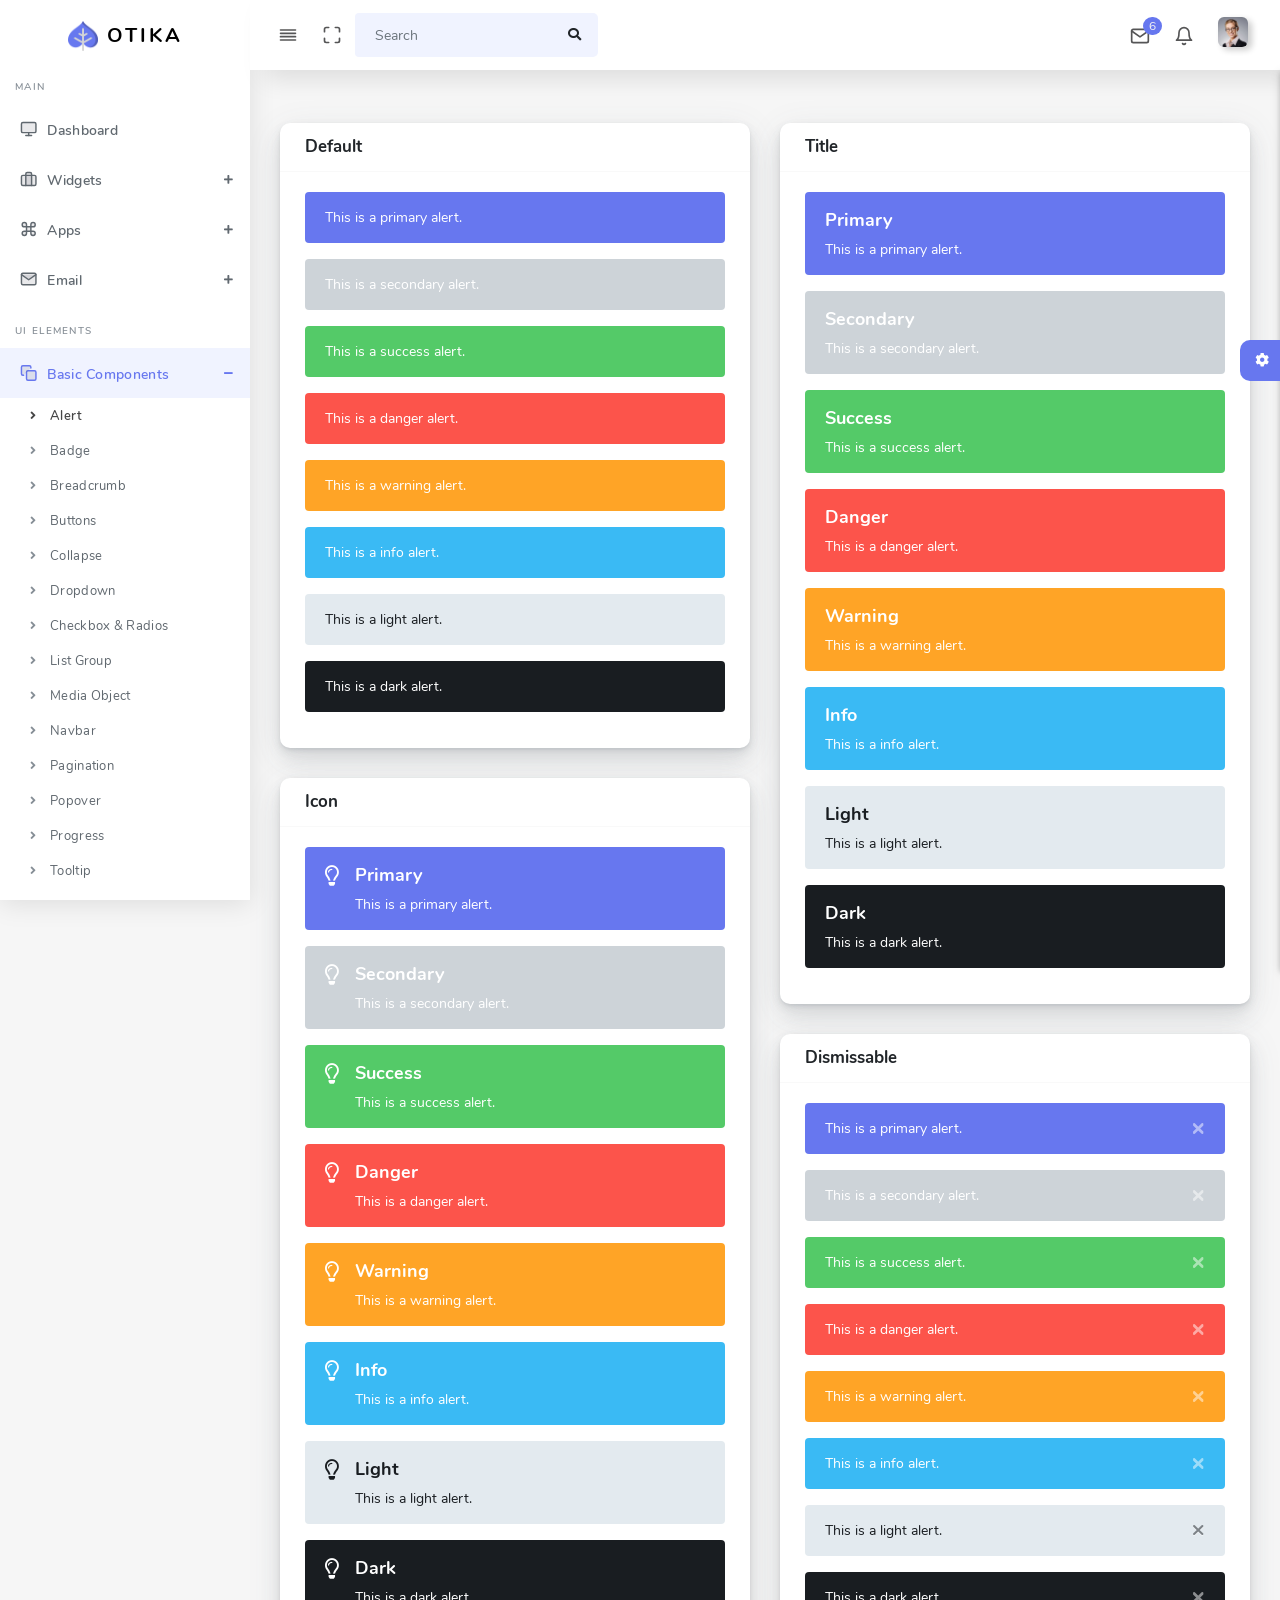
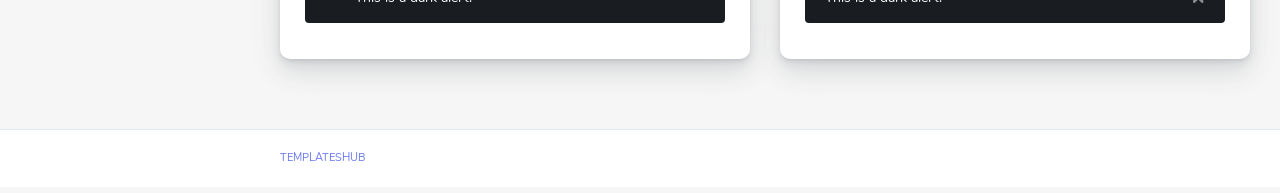
<file: StajProje.WebUI/wwwroot/otika-bootstrap-admin-template/alert.html>
<!DOCTYPE html>
<html lang="en">


<!-- alert.html  21 Nov 2019 03:51:00 GMT -->
<head>
  <meta charset="UTF-8">
  <meta content="width=device-width, initial-scale=1, maximum-scale=1, shrink-to-fit=no" name="viewport">
  <title>Otika - Admin Dashboard Template</title>
  <!-- General CSS Files -->
  <link rel="stylesheet" href="assets/css/app.min.css">
  <!-- Template CSS -->
  <link rel="stylesheet" href="assets/css/style.css">
  <link rel="stylesheet" href="assets/css/components.css">
  <!-- Custom style CSS -->
  <link rel="stylesheet" href="assets/css/custom.css">
  <link rel='shortcut icon' type='image/x-icon' href='assets/img/favicon.ico' />
</head>

<body>
  <div class="loader"></div>
  <div id="app">
    <div class="main-wrapper main-wrapper-1">
      <div class="navbar-bg"></div>
      <nav class="navbar navbar-expand-lg main-navbar sticky">
        <div class="form-inline mr-auto">
          <ul class="navbar-nav mr-3">
            <li><a href="#" data-toggle="sidebar" class="nav-link nav-link-lg
									collapse-btn"> <i data-feather="align-justify"></i></a></li>
            <li><a href="#" class="nav-link nav-link-lg fullscreen-btn">
                <i data-feather="maximize"></i>
              </a></li>
            <li>
              <form class="form-inline mr-auto">
                <div class="search-element">
                  <input class="form-control" type="search" placeholder="Search" aria-label="Search" data-width="200">
                  <button class="btn" type="submit">
                    <i class="fas fa-search"></i>
                  </button>
                </div>
              </form>
            </li>
          </ul>
        </div>
        <ul class="navbar-nav navbar-right">
          <li class="dropdown dropdown-list-toggle"><a href="#" data-toggle="dropdown"
              class="nav-link nav-link-lg message-toggle"><i data-feather="mail"></i>
              <span class="badge headerBadge1">
                6 </span> </a>
            <div class="dropdown-menu dropdown-list dropdown-menu-right pullDown">
              <div class="dropdown-header">
                Messages
                <div class="float-right">
                  <a href="#">Mark All As Read</a>
                </div>
              </div>
              <div class="dropdown-list-content dropdown-list-message">
                <a href="#" class="dropdown-item"> <span class="dropdown-item-avatar
											text-white"> <img alt="image" src="assets/img/users/user-1.png" class="rounded-circle">
                  </span> <span class="dropdown-item-desc"> <span class="message-user">John
                      Deo</span>
                    <span class="time messege-text">Please check your mail !!</span>
                    <span class="time">2 Min Ago</span>
                  </span>
                </a> <a href="#" class="dropdown-item"> <span class="dropdown-item-avatar text-white">
                    <img alt="image" src="assets/img/users/user-2.png" class="rounded-circle">
                  </span> <span class="dropdown-item-desc"> <span class="message-user">Sarah
                      Smith</span> <span class="time messege-text">Request for leave
                      application</span>
                    <span class="time">5 Min Ago</span>
                  </span>
                </a> <a href="#" class="dropdown-item"> <span class="dropdown-item-avatar text-white">
                    <img alt="image" src="assets/img/users/user-5.png" class="rounded-circle">
                  </span> <span class="dropdown-item-desc"> <span class="message-user">Jacob
                      Ryan</span> <span class="time messege-text">Your payment invoice is
                      generated.</span> <span class="time">12 Min Ago</span>
                  </span>
                </a> <a href="#" class="dropdown-item"> <span class="dropdown-item-avatar text-white">
                    <img alt="image" src="assets/img/users/user-4.png" class="rounded-circle">
                  </span> <span class="dropdown-item-desc"> <span class="message-user">Lina
                      Smith</span> <span class="time messege-text">hii John, I have upload
                      doc
                      related to task.</span> <span class="time">30
                      Min Ago</span>
                  </span>
                </a> <a href="#" class="dropdown-item"> <span class="dropdown-item-avatar text-white">
                    <img alt="image" src="assets/img/users/user-3.png" class="rounded-circle">
                  </span> <span class="dropdown-item-desc"> <span class="message-user">Jalpa
                      Joshi</span> <span class="time messege-text">Please do as specify.
                      Let me
                      know if you have any query.</span> <span class="time">1
                      Days Ago</span>
                  </span>
                </a> <a href="#" class="dropdown-item"> <span class="dropdown-item-avatar text-white">
                    <img alt="image" src="assets/img/users/user-2.png" class="rounded-circle">
                  </span> <span class="dropdown-item-desc"> <span class="message-user">Sarah
                      Smith</span> <span class="time messege-text">Client Requirements</span>
                    <span class="time">2 Days Ago</span>
                  </span>
                </a>
              </div>
              <div class="dropdown-footer text-center">
                <a href="#">View All <i class="fas fa-chevron-right"></i></a>
              </div>
            </div>
          </li>
          <li class="dropdown dropdown-list-toggle"><a href="#" data-toggle="dropdown"
              class="nav-link notification-toggle nav-link-lg"><i data-feather="bell" class="bell"></i>
            </a>
            <div class="dropdown-menu dropdown-list dropdown-menu-right pullDown">
              <div class="dropdown-header">
                Notifications
                <div class="float-right">
                  <a href="#">Mark All As Read</a>
                </div>
              </div>
              <div class="dropdown-list-content dropdown-list-icons">
                <a href="#" class="dropdown-item dropdown-item-unread"> <span
                    class="dropdown-item-icon bg-primary text-white"> <i class="fas
												fa-code"></i>
                  </span> <span class="dropdown-item-desc"> Template update is
                    available now! <span class="time">2 Min
                      Ago</span>
                  </span>
                </a> <a href="#" class="dropdown-item"> <span class="dropdown-item-icon bg-info text-white"> <i class="far
												fa-user"></i>
                  </span> <span class="dropdown-item-desc"> <b>You</b> and <b>Dedik
                      Sugiharto</b> are now friends <span class="time">10 Hours
                      Ago</span>
                  </span>
                </a> <a href="#" class="dropdown-item"> <span class="dropdown-item-icon bg-success text-white"> <i
                      class="fas
												fa-check"></i>
                  </span> <span class="dropdown-item-desc"> <b>Kusnaedi</b> has
                    moved task <b>Fix bug header</b> to <b>Done</b> <span class="time">12
                      Hours
                      Ago</span>
                  </span>
                </a> <a href="#" class="dropdown-item"> <span class="dropdown-item-icon bg-danger text-white"> <i
                      class="fas fa-exclamation-triangle"></i>
                  </span> <span class="dropdown-item-desc"> Low disk space. Let's
                    clean it! <span class="time">17 Hours Ago</span>
                  </span>
                </a> <a href="#" class="dropdown-item"> <span class="dropdown-item-icon bg-info text-white"> <i class="fas
												fa-bell"></i>
                  </span> <span class="dropdown-item-desc"> Welcome to Otika
                    template! <span class="time">Yesterday</span>
                  </span>
                </a>
              </div>
              <div class="dropdown-footer text-center">
                <a href="#">View All <i class="fas fa-chevron-right"></i></a>
              </div>
            </div>
          </li>
          <li class="dropdown"><a href="#" data-toggle="dropdown"
              class="nav-link dropdown-toggle nav-link-lg nav-link-user"> <img alt="image" src="assets/img/user.png"
                class="user-img-radious-style"> <span class="d-sm-none d-lg-inline-block"></span></a>
            <div class="dropdown-menu dropdown-menu-right pullDown">
              <div class="dropdown-title">Hello Sarah Smith</div>
              <a href="profile.html" class="dropdown-item has-icon"> <i class="far
										fa-user"></i> Profile
              </a> <a href="timeline.html" class="dropdown-item has-icon"> <i class="fas fa-bolt"></i>
                Activities
              </a> <a href="#" class="dropdown-item has-icon"> <i class="fas fa-cog"></i>
                Settings
              </a>
              <div class="dropdown-divider"></div>
              <a href="auth-login.html" class="dropdown-item has-icon text-danger"> <i class="fas fa-sign-out-alt"></i>
                Logout
              </a>
            </div>
          </li>
        </ul>
      </nav>
      <div class="main-sidebar sidebar-style-2">
        <aside id="sidebar-wrapper">
          <div class="sidebar-brand">
            <a href="index.html"> <img alt="image" src="assets/img/logo.png" class="header-logo" /> <span
                class="logo-name">Otika</span>
            </a>
          </div>
          <ul class="sidebar-menu">
            <li class="menu-header">Main</li>
            <li class="dropdown">
              <a href="index.html" class="nav-link"><i data-feather="monitor"></i><span>Dashboard</span></a>
            </li>
            <li class="dropdown">
              <a href="#" class="menu-toggle nav-link has-dropdown"><i
                  data-feather="briefcase"></i><span>Widgets</span></a>
              <ul class="dropdown-menu">
                <li><a class="nav-link" href="widget-chart.html">Chart Widgets</a></li>
                <li><a class="nav-link" href="widget-data.html">Data Widgets</a></li>
              </ul>
            </li>
            <li class="dropdown">
              <a href="#" class="menu-toggle nav-link has-dropdown"><i data-feather="command"></i><span>Apps</span></a>
              <ul class="dropdown-menu">
                <li><a class="nav-link" href="chat.html">Chat</a></li>
                <li><a class="nav-link" href="portfolio.html">Portfolio</a></li>
                <li><a class="nav-link" href="blog.html">Blog</a></li>
                <li><a class="nav-link" href="calendar.html">Calendar</a></li>
              </ul>
            </li>
            <li class="dropdown">
              <a href="#" class="menu-toggle nav-link has-dropdown"><i data-feather="mail"></i><span>Email</span></a>
              <ul class="dropdown-menu">
                <li><a class="nav-link" href="email-inbox.html">Inbox</a></li>
                <li><a class="nav-link" href="email-compose.html">Compose</a></li>
                <li><a class="nav-link" href="email-read.html">read</a></li>
              </ul>
            </li>
            <li class="menu-header">UI Elements</li>
            <li class="dropdown active">
              <a href="#" class="menu-toggle nav-link has-dropdown"><i data-feather="copy"></i><span>Basic
                  Components</span></a>
              <ul class="dropdown-menu">
                <li class="active"><a class="nav-link" href="alert.html">Alert</a></li>
                <li><a class="nav-link" href="badge.html">Badge</a></li>
                <li><a class="nav-link" href="breadcrumb.html">Breadcrumb</a></li>
                <li><a class="nav-link" href="buttons.html">Buttons</a></li>
                <li><a class="nav-link" href="collapse.html">Collapse</a></li>
                <li><a class="nav-link" href="dropdown.html">Dropdown</a></li>
                <li><a class="nav-link" href="checkbox-and-radio.html">Checkbox &amp; Radios</a></li>
                <li><a class="nav-link" href="list-group.html">List Group</a></li>
                <li><a class="nav-link" href="media-object.html">Media Object</a></li>
                <li><a class="nav-link" href="navbar.html">Navbar</a></li>
                <li><a class="nav-link" href="pagination.html">Pagination</a></li>
                <li><a class="nav-link" href="popover.html">Popover</a></li>
                <li><a class="nav-link" href="progress.html">Progress</a></li>
                <li><a class="nav-link" href="tooltip.html">Tooltip</a></li>
                <li><a class="nav-link" href="flags.html">Flag</a></li>
                <li><a class="nav-link" href="typography.html">Typography</a></li>
              </ul>
            </li>
            <li class="dropdown">
              <a href="#" class="menu-toggle nav-link has-dropdown"><i
                  data-feather="shopping-bag"></i><span>Advanced</span></a>
              <ul class="dropdown-menu">
                <li><a class="nav-link" href="avatar.html">Avatar</a></li>
                <li><a class="nav-link" href="card.html">Card</a></li>
                <li><a class="nav-link" href="modal.html">Modal</a></li>
                <li><a class="nav-link" href="sweet-alert.html">Sweet Alert</a></li>
                <li><a class="nav-link" href="toastr.html">Toastr</a></li>
                <li><a class="nav-link" href="empty-state.html">Empty State</a></li>
                <li><a class="nav-link" href="multiple-upload.html">Multiple Upload</a></li>
                <li><a class="nav-link" href="pricing.html">Pricing</a></li>
                <li><a class="nav-link" href="tabs.html">Tab</a></li>
              </ul>
            </li>
            <li><a class="nav-link" href="blank.html"><i data-feather="file"></i><span>Blank Page</span></a></li>
            <li class="menu-header">Otika</li>
            <li class="dropdown">
              <a href="#" class="menu-toggle nav-link has-dropdown"><i data-feather="layout"></i><span>Forms</span></a>
              <ul class="dropdown-menu">
                <li><a class="nav-link" href="basic-form.html">Basic Form</a></li>
                <li><a class="nav-link" href="forms-advanced-form.html">Advanced Form</a></li>
                <li><a class="nav-link" href="forms-editor.html">Editor</a></li>
                <li><a class="nav-link" href="forms-validation.html">Validation</a></li>
                <li><a class="nav-link" href="form-wizard.html">Form Wizard</a></li>
              </ul>
            </li>
            <li class="dropdown">
              <a href="#" class="menu-toggle nav-link has-dropdown"><i data-feather="grid"></i><span>Tables</span></a>
              <ul class="dropdown-menu">
                <li><a class="nav-link" href="basic-table.html">Basic Tables</a></li>
                <li><a class="nav-link" href="advance-table.html">Advanced Table</a></li>
                <li><a class="nav-link" href="datatables.html">Datatable</a></li>
                <li><a class="nav-link" href="export-table.html">Export Table</a></li>
                <li><a class="nav-link" href="editable-table.html">Editable Table</a></li>
              </ul>
            </li>
            <li class="dropdown">
              <a href="#" class="menu-toggle nav-link has-dropdown"><i
                  data-feather="pie-chart"></i><span>Charts</span></a>
              <ul class="dropdown-menu">
                <li><a class="nav-link" href="chart-amchart.html">amChart</a></li>
                <li><a class="nav-link" href="chart-apexchart.html">apexchart</a></li>
                <li><a class="nav-link" href="chart-echart.html">eChart</a></li>
                <li><a class="nav-link" href="chart-chartjs.html">Chartjs</a></li>
                <li><a class="nav-link" href="chart-sparkline.html">Sparkline</a></li>
                <li><a class="nav-link" href="chart-morris.html">Morris</a></li>
              </ul>
            </li>
            <li class="dropdown">
              <a href="#" class="menu-toggle nav-link has-dropdown"><i data-feather="feather"></i><span>Icons</span></a>
              <ul class="dropdown-menu">
                <li><a class="nav-link" href="icon-font-awesome.html">Font Awesome</a></li>
                <li><a class="nav-link" href="icon-material.html">Material Design</a></li>
                <li><a class="nav-link" href="icon-ionicons.html">Ion Icons</a></li>
                <li><a class="nav-link" href="icon-feather.html">Feather Icons</a></li>
                <li><a class="nav-link" href="icon-weather-icon.html">Weather Icon</a></li>
              </ul>
            </li>
            <li class="menu-header">Media</li>
            <li class="dropdown">
              <a href="#" class="menu-toggle nav-link has-dropdown"><i data-feather="image"></i><span>Gallery</span></a>
              <ul class="dropdown-menu">
                <li><a class="nav-link" href="light-gallery.html">Light Gallery</a></li>
                <li><a href="gallery1.html">Gallery 2</a></li>
              </ul>
            </li>
            <li class="dropdown">
              <a href="#" class="menu-toggle nav-link has-dropdown"><i data-feather="flag"></i><span>Sliders</span></a>
              <ul class="dropdown-menu">
                <li><a href="carousel.html">Bootstrap Carousel.html</a></li>
                <li><a class="nav-link" href="owl-carousel.html">Owl Carousel</a></li>
              </ul>
            </li>
            <li><a class="nav-link" href="timeline.html"><i data-feather="sliders"></i><span>Timeline</span></a></li>
            <li class="menu-header">Maps</li>
            <li class="dropdown">
              <a href="#" class="menu-toggle nav-link has-dropdown"><i data-feather="map"></i><span>Google
                  Maps</span></a>
              <ul class="dropdown-menu">
                <li><a href="gmaps-advanced-route.html">Advanced Route</a></li>
                <li><a href="gmaps-draggable-marker.html">Draggable Marker</a></li>
                <li><a href="gmaps-geocoding.html">Geocoding</a></li>
                <li><a href="gmaps-geolocation.html">Geolocation</a></li>
                <li><a href="gmaps-marker.html">Marker</a></li>
                <li><a href="gmaps-multiple-marker.html">Multiple Marker</a></li>
                <li><a href="gmaps-route.html">Route</a></li>
                <li><a href="gmaps-simple.html">Simple</a></li>
              </ul>
            </li>
            <li><a class="nav-link" href="vector-map.html"><i data-feather="map-pin"></i><span>Vector
                  Map</span></a></li>
            <li class="menu-header">Pages</li>
            <li class="dropdown">
              <a href="#" class="menu-toggle nav-link has-dropdown"><i
                  data-feather="user-check"></i><span>Auth</span></a>
              <ul class="dropdown-menu">
                <li><a href="auth-login.html">Login</a></li>
                <li><a href="auth-register.html">Register</a></li>
                <li><a href="auth-forgot-password.html">Forgot Password</a></li>
                <li><a href="auth-reset-password.html">Reset Password</a></li>
                <li><a href="subscribe.html">Subscribe</a></li>
              </ul>
            </li>
            <li class="dropdown">
              <a href="#" class="menu-toggle nav-link has-dropdown"><i
                  data-feather="alert-triangle"></i><span>Errors</span></a>
              <ul class="dropdown-menu">
                <li><a class="nav-link" href="errors-503.html">503</a></li>
                <li><a class="nav-link" href="errors-403.html">403</a></li>
                <li><a class="nav-link" href="errors-404.html">404</a></li>
                <li><a class="nav-link" href="errors-500.html">500</a></li>
              </ul>
            </li>
            <li class="dropdown">
              <a href="#" class="menu-toggle nav-link has-dropdown"><i data-feather="anchor"></i><span>Other
                  Pages</span></a>
              <ul class="dropdown-menu">
                <li><a class="nav-link" href="create-post.html">Create Post</a></li>
                <li><a class="nav-link" href="posts.html">Posts</a></li>
                <li><a class="nav-link" href="profile.html">Profile</a></li>
                <li><a class="nav-link" href="contact.html">Contact</a></li>
                <li><a class="nav-link" href="invoice.html">Invoice</a></li>
              </ul>
            </li>
            <li class="dropdown">
              <a href="#" class="menu-toggle nav-link has-dropdown"><i
                  data-feather="chevrons-down"></i><span>Multilevel</span></a>
              <ul class="dropdown-menu">
                <li><a href="#">Menu 1</a></li>
                <li class="dropdown">
                  <a href="#" class="has-dropdown">Menu 2</a>
                  <ul class="dropdown-menu">
                    <li><a href="#">Child Menu 1</a></li>
                    <li class="dropdown">
                      <a href="#" class="has-dropdown">Child Menu 2</a>
                      <ul class="dropdown-menu">
                        <li><a href="#">Child Menu 1</a></li>
                        <li><a href="#">Child Menu 2</a></li>
                      </ul>
                    </li>
                    <li><a href="#"> Child Menu 3</a></li>
                  </ul>
                </li>
              </ul>
            </li>
          </ul>
        </aside>
      </div>
      <!-- Main Content -->
      <div class="main-content">
        <section class="section">
          <div class="section-body">
            <div class="row">
              <div class="col-12 col-md-6 col-lg-6">
                <div class="card">
                  <div class="card-header">
                    <h4>Default</h4>
                  </div>
                  <div class="card-body">
                    <div class="alert alert-primary">
                      This is a primary alert.
                    </div>
                    <div class="alert alert-secondary">
                      This is a secondary alert.
                    </div>
                    <div class="alert alert-success">
                      This is a success alert.
                    </div>
                    <div class="alert alert-danger">
                      This is a danger alert.
                    </div>
                    <div class="alert alert-warning">
                      This is a warning alert.
                    </div>
                    <div class="alert alert-info">
                      This is a info alert.
                    </div>
                    <div class="alert alert-light">
                      This is a light alert.
                    </div>
                    <div class="alert alert-dark">
                      This is a dark alert.
                    </div>
                  </div>
                </div>
                <div class="card">
                  <div class="card-header">
                    <h4>Icon</h4>
                  </div>
                  <div class="card-body">
                    <div class="alert alert-primary alert-has-icon">
                      <div class="alert-icon"><i class="far fa-lightbulb"></i></div>
                      <div class="alert-body">
                        <div class="alert-title">Primary</div>
                        This is a primary alert.
                      </div>
                    </div>
                    <div class="alert alert-secondary alert-has-icon">
                      <div class="alert-icon"><i class="far fa-lightbulb"></i></div>
                      <div class="alert-body">
                        <div class="alert-title">Secondary</div>
                        This is a secondary alert.
                      </div>
                    </div>
                    <div class="alert alert-success alert-has-icon">
                      <div class="alert-icon"><i class="far fa-lightbulb"></i></div>
                      <div class="alert-body">
                        <div class="alert-title">Success</div>
                        This is a success alert.
                      </div>
                    </div>
                    <div class="alert alert-danger alert-has-icon">
                      <div class="alert-icon"><i class="far fa-lightbulb"></i></div>
                      <div class="alert-body">
                        <div class="alert-title">Danger</div>
                        This is a danger alert.
                      </div>
                    </div>
                    <div class="alert alert-warning alert-has-icon">
                      <div class="alert-icon"><i class="far fa-lightbulb"></i></div>
                      <div class="alert-body">
                        <div class="alert-title">Warning</div>
                        This is a warning alert.
                      </div>
                    </div>
                    <div class="alert alert-info alert-has-icon">
                      <div class="alert-icon"><i class="far fa-lightbulb"></i></div>
                      <div class="alert-body">
                        <div class="alert-title">Info</div>
                        This is a info alert.
                      </div>
                    </div>
                    <div class="alert alert-light alert-has-icon">
                      <div class="alert-icon"><i class="far fa-lightbulb"></i></div>
                      <div class="alert-body">
                        <div class="alert-title">Light</div>
                        This is a light alert.
                      </div>
                    </div>
                    <div class="alert alert-dark alert-has-icon">
                      <div class="alert-icon"><i class="far fa-lightbulb"></i></div>
                      <div class="alert-body">
                        <div class="alert-title">Dark</div>
                        This is a dark alert.
                      </div>
                    </div>
                  </div>
                </div>
              </div>
              <div class="col-12 col-md-6 col-lg-6">
                <div class="card">
                  <div class="card-header">
                    <h4>Title</h4>
                  </div>
                  <div class="card-body">
                    <div class="alert alert-primary">
                      <div class="alert-title">Primary</div>
                      This is a primary alert.
                    </div>
                    <div class="alert alert-secondary">
                      <div class="alert-title">Secondary</div>
                      This is a secondary alert.
                    </div>
                    <div class="alert alert-success">
                      <div class="alert-title">Success</div>
                      This is a success alert.
                    </div>
                    <div class="alert alert-danger">
                      <div class="alert-title">Danger</div>
                      This is a danger alert.
                    </div>
                    <div class="alert alert-warning">
                      <div class="alert-title">Warning</div>
                      This is a warning alert.
                    </div>
                    <div class="alert alert-info">
                      <div class="alert-title">Info</div>
                      This is a info alert.
                    </div>
                    <div class="alert alert-light">
                      <div class="alert-title">Light</div>
                      This is a light alert.
                    </div>
                    <div class="alert alert-dark">
                      <div class="alert-title">Dark</div>
                      This is a dark alert.
                    </div>
                  </div>
                </div>
                <div class="card">
                  <div class="card-header">
                    <h4>Dismissable</h4>
                  </div>
                  <div class="card-body">
                    <div class="alert alert-primary alert-dismissible show fade">
                      <div class="alert-body">
                        <button class="close" data-dismiss="alert">
                          <span>&times;</span>
                        </button>
                        This is a primary alert.
                      </div>
                    </div>
                    <div class="alert alert-secondary alert-dismissible show fade">
                      <div class="alert-body">
                        <button class="close" data-dismiss="alert">
                          <span>&times;</span>
                        </button>
                        This is a secondary alert.
                      </div>
                    </div>
                    <div class="alert alert-success alert-dismissible show fade">
                      <div class="alert-body">
                        <button class="close" data-dismiss="alert">
                          <span>&times;</span>
                        </button>
                        This is a success alert.
                      </div>
                    </div>
                    <div class="alert alert-danger alert-dismissible show fade">
                      <div class="alert-body">
                        <button class="close" data-dismiss="alert">
                          <span>&times;</span>
                        </button>
                        This is a danger alert.
                      </div>
                    </div>
                    <div class="alert alert-warning alert-dismissible show fade">
                      <div class="alert-body">
                        <button class="close" data-dismiss="alert">
                          <span>&times;</span>
                        </button>
                        This is a warning alert.
                      </div>
                    </div>
                    <div class="alert alert-info alert-dismissible show fade">
                      <div class="alert-body">
                        <button class="close" data-dismiss="alert">
                          <span>&times;</span>
                        </button>
                        This is a info alert.
                      </div>
                    </div>
                    <div class="alert alert-light alert-dismissible show fade">
                      <div class="alert-body">
                        <button class="close" data-dismiss="alert">
                          <span>&times;</span>
                        </button>
                        This is a light alert.
                      </div>
                    </div>
                    <div class="alert alert-dark alert-dismissible show fade">
                      <div class="alert-body">
                        <button class="close" data-dismiss="alert">
                          <span>&times;</span>
                        </button>
                        This is a dark alert.
                      </div>
                    </div>
                  </div>
                </div>
              </div>
            </div>
          </div>
        </section>
        <div class="settingSidebar">
          <a href="javascript:void(0)" class="settingPanelToggle"> <i class="fa fa-spin fa-cog"></i>
          </a>
          <div class="settingSidebar-body ps-container ps-theme-default">
            <div class=" fade show active">
              <div class="setting-panel-header">Setting Panel
              </div>
              <div class="p-15 border-bottom">
                <h6 class="font-medium m-b-10">Select Layout</h6>
                <div class="selectgroup layout-color w-50">
                  <label class="selectgroup-item">
                    <input type="radio" name="value" value="1" class="selectgroup-input-radio select-layout" checked>
                    <span class="selectgroup-button">Light</span>
                  </label>
                  <label class="selectgroup-item">
                    <input type="radio" name="value" value="2" class="selectgroup-input-radio select-layout">
                    <span class="selectgroup-button">Dark</span>
                  </label>
                </div>
              </div>
              <div class="p-15 border-bottom">
                <h6 class="font-medium m-b-10">Sidebar Color</h6>
                <div class="selectgroup selectgroup-pills sidebar-color">
                  <label class="selectgroup-item">
                    <input type="radio" name="icon-input" value="1" class="selectgroup-input select-sidebar">
                    <span class="selectgroup-button selectgroup-button-icon" data-toggle="tooltip"
                      data-original-title="Light Sidebar"><i class="fas fa-sun"></i></span>
                  </label>
                  <label class="selectgroup-item">
                    <input type="radio" name="icon-input" value="2" class="selectgroup-input select-sidebar" checked>
                    <span class="selectgroup-button selectgroup-button-icon" data-toggle="tooltip"
                      data-original-title="Dark Sidebar"><i class="fas fa-moon"></i></span>
                  </label>
                </div>
              </div>
              <div class="p-15 border-bottom">
                <h6 class="font-medium m-b-10">Color Theme</h6>
                <div class="theme-setting-options">
                  <ul class="choose-theme list-unstyled mb-0">
                    <li title="white" class="active">
                      <div class="white"></div>
                    </li>
                    <li title="cyan">
                      <div class="cyan"></div>
                    </li>
                    <li title="black">
                      <div class="black"></div>
                    </li>
                    <li title="purple">
                      <div class="purple"></div>
                    </li>
                    <li title="orange">
                      <div class="orange"></div>
                    </li>
                    <li title="green">
                      <div class="green"></div>
                    </li>
                    <li title="red">
                      <div class="red"></div>
                    </li>
                  </ul>
                </div>
              </div>
              <div class="p-15 border-bottom">
                <div class="theme-setting-options">
                  <label class="m-b-0">
                    <input type="checkbox" name="custom-switch-checkbox" class="custom-switch-input"
                      id="mini_sidebar_setting">
                    <span class="custom-switch-indicator"></span>
                    <span class="control-label p-l-10">Mini Sidebar</span>
                  </label>
                </div>
              </div>
              <div class="p-15 border-bottom">
                <div class="theme-setting-options">
                  <label class="m-b-0">
                    <input type="checkbox" name="custom-switch-checkbox" class="custom-switch-input"
                      id="sticky_header_setting">
                    <span class="custom-switch-indicator"></span>
                    <span class="control-label p-l-10">Sticky Header</span>
                  </label>
                </div>
              </div>
              <div class="mt-4 mb-4 p-3 align-center rt-sidebar-last-ele">
                <a href="#" class="btn btn-icon icon-left btn-primary btn-restore-theme">
                  <i class="fas fa-undo"></i> Restore Default
                </a>
              </div>
            </div>
          </div>
        </div>
      </div>
      <footer class="main-footer">
        <div class="footer-left">
          <a href="templateshub.net">Templateshub</a></a>
        </div>
        <div class="footer-right">
        </div>
      </footer>
    </div>
  </div>
  <!-- General JS Scripts -->
  <script src="assets/js/app.min.js"></script>
  <!-- JS Libraies -->
  <!-- Page Specific JS File -->
  <!-- Template JS File -->
  <script src="assets/js/scripts.js"></script>
  <!-- Custom JS File -->
  <script src="assets/js/custom.js"></script>
</body>


<!-- alert.html  21 Nov 2019 03:51:00 GMT -->
</html>
</file>
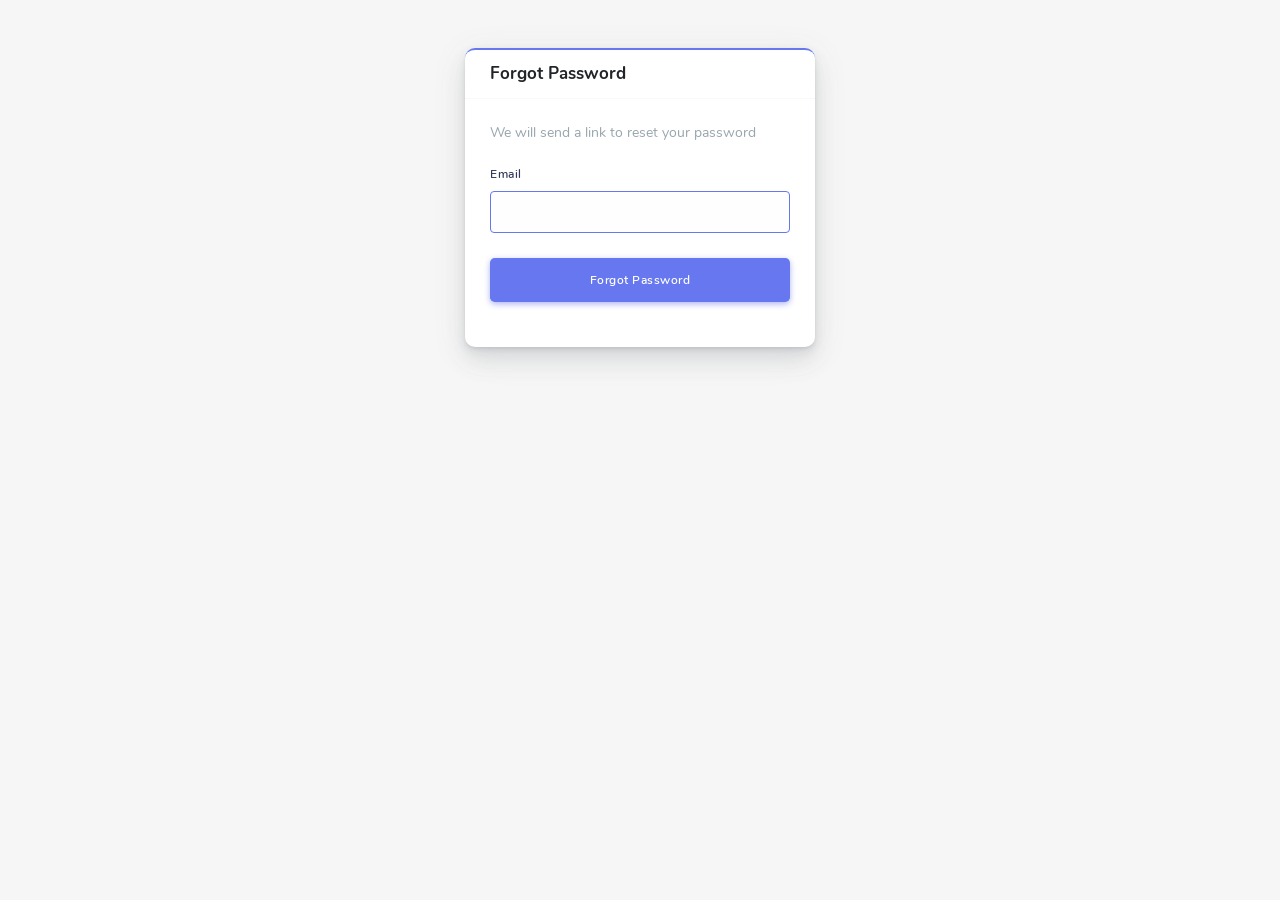
<file: StajProje.WebUI/wwwroot/otika-bootstrap-admin-template/auth-forgot-password.html>
<!DOCTYPE html>
<html lang="en">


<!-- auth-forgot-password.html  21 Nov 2019 04:05:02 GMT -->
<head>
  <meta charset="UTF-8">
  <meta content="width=device-width, initial-scale=1, maximum-scale=1, shrink-to-fit=no" name="viewport">
  <title>Otika - Admin Dashboard Template</title>
  <!-- General CSS Files -->
  <link rel="stylesheet" href="assets/css/app.min.css">
  <!-- Template CSS -->
  <link rel="stylesheet" href="assets/css/style.css">
  <link rel="stylesheet" href="assets/css/components.css">
  <!-- Custom style CSS -->
  <link rel="stylesheet" href="assets/css/custom.css">
  <link rel='shortcut icon' type='image/x-icon' href='assets/img/favicon.ico' />
</head>

<body>
  <div class="loader"></div>
  <div id="app">
    <section class="section">
      <div class="container mt-5">
        <div class="row">
          <div class="col-12 col-sm-8 offset-sm-2 col-md-6 offset-md-3 col-lg-6 offset-lg-3 col-xl-4 offset-xl-4">
            <div class="card card-primary">
              <div class="card-header">
                <h4>Forgot Password</h4>
              </div>
              <div class="card-body">
                <p class="text-muted">We will send a link to reset your password</p>
                <form method="POST">
                  <div class="form-group">
                    <label for="email">Email</label>
                    <input id="email" type="email" class="form-control" name="email" tabindex="1" required autofocus>
                  </div>
                  <div class="form-group">
                    <button type="submit" class="btn btn-primary btn-lg btn-block" tabindex="4">
                      Forgot Password
                    </button>
                  </div>
                </form>
              </div>
            </div>
          </div>
        </div>
      </div>
    </section>
  </div>
  <!-- General JS Scripts -->
  <script src="assets/js/app.min.js"></script>
  <!-- JS Libraies -->
  <!-- Page Specific JS File -->
  <!-- Template JS File -->
  <script src="assets/js/scripts.js"></script>
  <!-- Custom JS File -->
  <script src="assets/js/custom.js"></script>
</body>


<!-- auth-forgot-password.html  21 Nov 2019 04:05:02 GMT -->
</html>
</file>
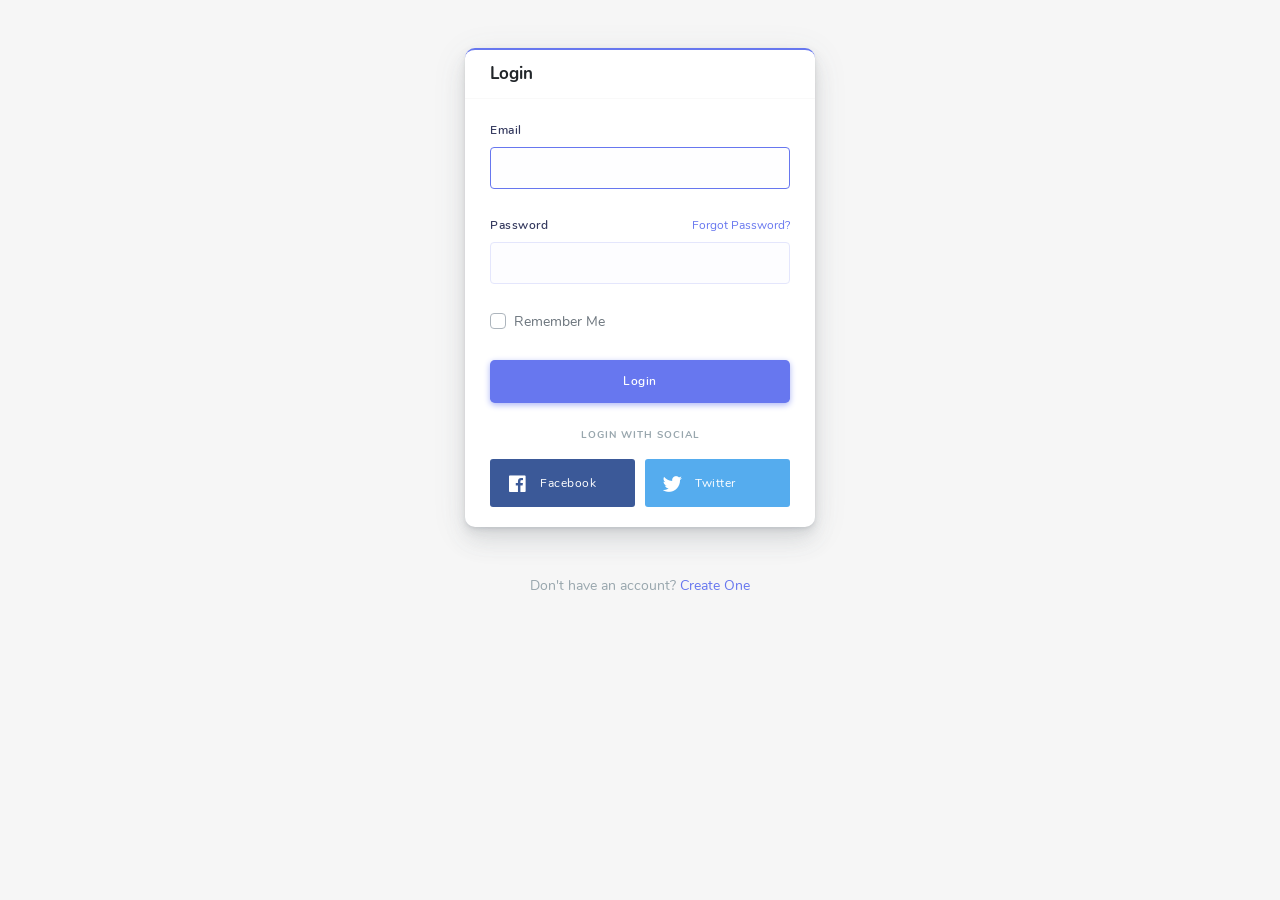
<file: StajProje.WebUI/wwwroot/otika-bootstrap-admin-template/auth-login.html>
<!DOCTYPE html>
<html lang="en">


<!-- auth-login.html  21 Nov 2019 03:49:32 GMT -->
<head>
  <meta charset="UTF-8">
  <meta content="width=device-width, initial-scale=1, maximum-scale=1, shrink-to-fit=no" name="viewport">
  <title>Otika - Admin Dashboard Template</title>
  <!-- General CSS Files -->
  <link rel="stylesheet" href="assets/css/app.min.css">
  <link rel="stylesheet" href="assets/bundles/bootstrap-social/bootstrap-social.css">
  <!-- Template CSS -->
  <link rel="stylesheet" href="assets/css/style.css">
  <link rel="stylesheet" href="assets/css/components.css">
  <!-- Custom style CSS -->
  <link rel="stylesheet" href="assets/css/custom.css">
  <link rel='shortcut icon' type='image/x-icon' href='assets/img/favicon.ico' />
</head>

<body>
  <div class="loader"></div>
  <div id="app">
    <section class="section">
      <div class="container mt-5">
        <div class="row">
          <div class="col-12 col-sm-8 offset-sm-2 col-md-6 offset-md-3 col-lg-6 offset-lg-3 col-xl-4 offset-xl-4">
            <div class="card card-primary">
              <div class="card-header">
                <h4>Login</h4>
              </div>
              <div class="card-body">
                <form method="POST" action="#" class="needs-validation" novalidate="">
                  <div class="form-group">
                    <label for="email">Email</label>
                    <input id="email" type="email" class="form-control" name="email" tabindex="1" required autofocus>
                    <div class="invalid-feedback">
                      Please fill in your email
                    </div>
                  </div>
                  <div class="form-group">
                    <div class="d-block">
                      <label for="password" class="control-label">Password</label>
                      <div class="float-right">
                        <a href="auth-forgot-password.html" class="text-small">
                          Forgot Password?
                        </a>
                      </div>
                    </div>
                    <input id="password" type="password" class="form-control" name="password" tabindex="2" required>
                    <div class="invalid-feedback">
                      please fill in your password
                    </div>
                  </div>
                  <div class="form-group">
                    <div class="custom-control custom-checkbox">
                      <input type="checkbox" name="remember" class="custom-control-input" tabindex="3" id="remember-me">
                      <label class="custom-control-label" for="remember-me">Remember Me</label>
                    </div>
                  </div>
                  <div class="form-group">
                    <button type="submit" class="btn btn-primary btn-lg btn-block" tabindex="4">
                      Login
                    </button>
                  </div>
                </form>
                <div class="text-center mt-4 mb-3">
                  <div class="text-job text-muted">Login With Social</div>
                </div>
                <div class="row sm-gutters">
                  <div class="col-6">
                    <a class="btn btn-block btn-social btn-facebook">
                      <span class="fab fa-facebook"></span> Facebook
                    </a>
                  </div>
                  <div class="col-6">
                    <a class="btn btn-block btn-social btn-twitter">
                      <span class="fab fa-twitter"></span> Twitter
                    </a>
                  </div>
                </div>
              </div>
            </div>
            <div class="mt-5 text-muted text-center">
              Don't have an account? <a href="auth-register.html">Create One</a>
            </div>
          </div>
        </div>
      </div>
    </section>
  </div>
  <!-- General JS Scripts -->
  <script src="assets/js/app.min.js"></script>
  <!-- JS Libraies -->
  <!-- Page Specific JS File -->
  <!-- Template JS File -->
  <script src="assets/js/scripts.js"></script>
  <!-- Custom JS File -->
  <script src="assets/js/custom.js"></script>
</body>


<!-- auth-login.html  21 Nov 2019 03:49:32 GMT -->
</html>
</file>
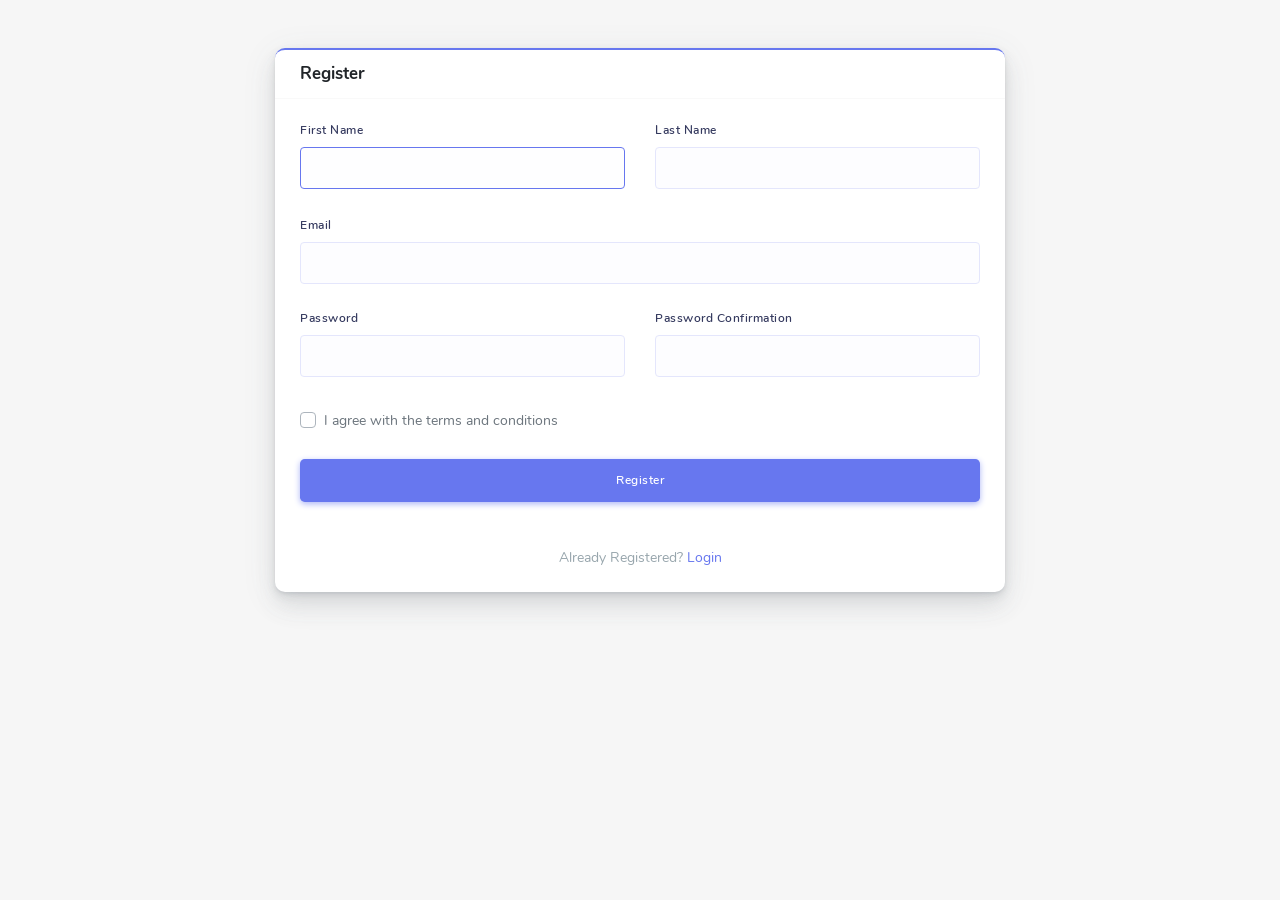
<file: StajProje.WebUI/wwwroot/otika-bootstrap-admin-template/auth-register.html>
<!DOCTYPE html>
<html lang="en">


<!-- auth-register.html  21 Nov 2019 04:05:01 GMT -->
<head>
  <meta charset="UTF-8">
  <meta content="width=device-width, initial-scale=1, maximum-scale=1, shrink-to-fit=no" name="viewport">
  <title>Otika - Admin Dashboard Template</title>
  <!-- General CSS Files -->
  <link rel="stylesheet" href="assets/css/app.min.css">
  <link rel="stylesheet" href="assets/bundles/jquery-selectric/selectric.css">
  <!-- Template CSS -->
  <link rel="stylesheet" href="assets/css/style.css">
  <link rel="stylesheet" href="assets/css/components.css">
  <!-- Custom style CSS -->
  <link rel="stylesheet" href="assets/css/custom.css">
  <link rel='shortcut icon' type='image/x-icon' href='assets/img/favicon.ico' />
</head>

<body>
  <div class="loader"></div>
  <div id="app">
    <section class="section">
      <div class="container mt-5">
        <div class="row">
          <div class="col-12 col-sm-10 offset-sm-1 col-md-8 offset-md-2 col-lg-8 offset-lg-2 col-xl-8 offset-xl-2">
            <div class="card card-primary">
              <div class="card-header">
                <h4>Register</h4>
              </div>
              <div class="card-body">
                <form method="POST">
                  <div class="row">
                    <div class="form-group col-6">
                      <label for="frist_name">First Name</label>
                      <input id="frist_name" type="text" class="form-control" name="frist_name" autofocus>
                    </div>
                    <div class="form-group col-6">
                      <label for="last_name">Last Name</label>
                      <input id="last_name" type="text" class="form-control" name="last_name">
                    </div>
                  </div>
                  <div class="form-group">
                    <label for="email">Email</label>
                    <input id="email" type="email" class="form-control" name="email">
                    <div class="invalid-feedback">
                    </div>
                  </div>
                  <div class="row">
                    <div class="form-group col-6">
                      <label for="password" class="d-block">Password</label>
                      <input id="password" type="password" class="form-control pwstrength" data-indicator="pwindicator"
                        name="password">
                      <div id="pwindicator" class="pwindicator">
                        <div class="bar"></div>
                        <div class="label"></div>
                      </div>
                    </div>
                    <div class="form-group col-6">
                      <label for="password2" class="d-block">Password Confirmation</label>
                      <input id="password2" type="password" class="form-control" name="password-confirm">
                    </div>
                  </div>
                  <div class="form-group">
                    <div class="custom-control custom-checkbox">
                      <input type="checkbox" name="agree" class="custom-control-input" id="agree">
                      <label class="custom-control-label" for="agree">I agree with the terms and conditions</label>
                    </div>
                  </div>
                  <div class="form-group">
                    <button type="submit" class="btn btn-primary btn-lg btn-block">
                      Register
                    </button>
                  </div>
                </form>
              </div>
              <div class="mb-4 text-muted text-center">
                Already Registered? <a href="auth-login.html">Login</a>
              </div>
            </div>
          </div>
        </div>
      </div>
    </section>
  </div>
  <!-- General JS Scripts -->
  <script src="assets/js/app.min.js"></script>
  <!-- JS Libraies -->
  <script src="assets/bundles/jquery-pwstrength/jquery.pwstrength.min.js"></script>
  <script src="assets/bundles/jquery-selectric/jquery.selectric.min.js"></script>
  <!-- Page Specific JS File -->
  <script src="assets/js/page/auth-register.js"></script>
  <!-- Template JS File -->
  <script src="assets/js/scripts.js"></script>
  <!-- Custom JS File -->
  <script src="assets/js/custom.js"></script>
</body>


<!-- auth-register.html  21 Nov 2019 04:05:02 GMT -->
</html>
</file>
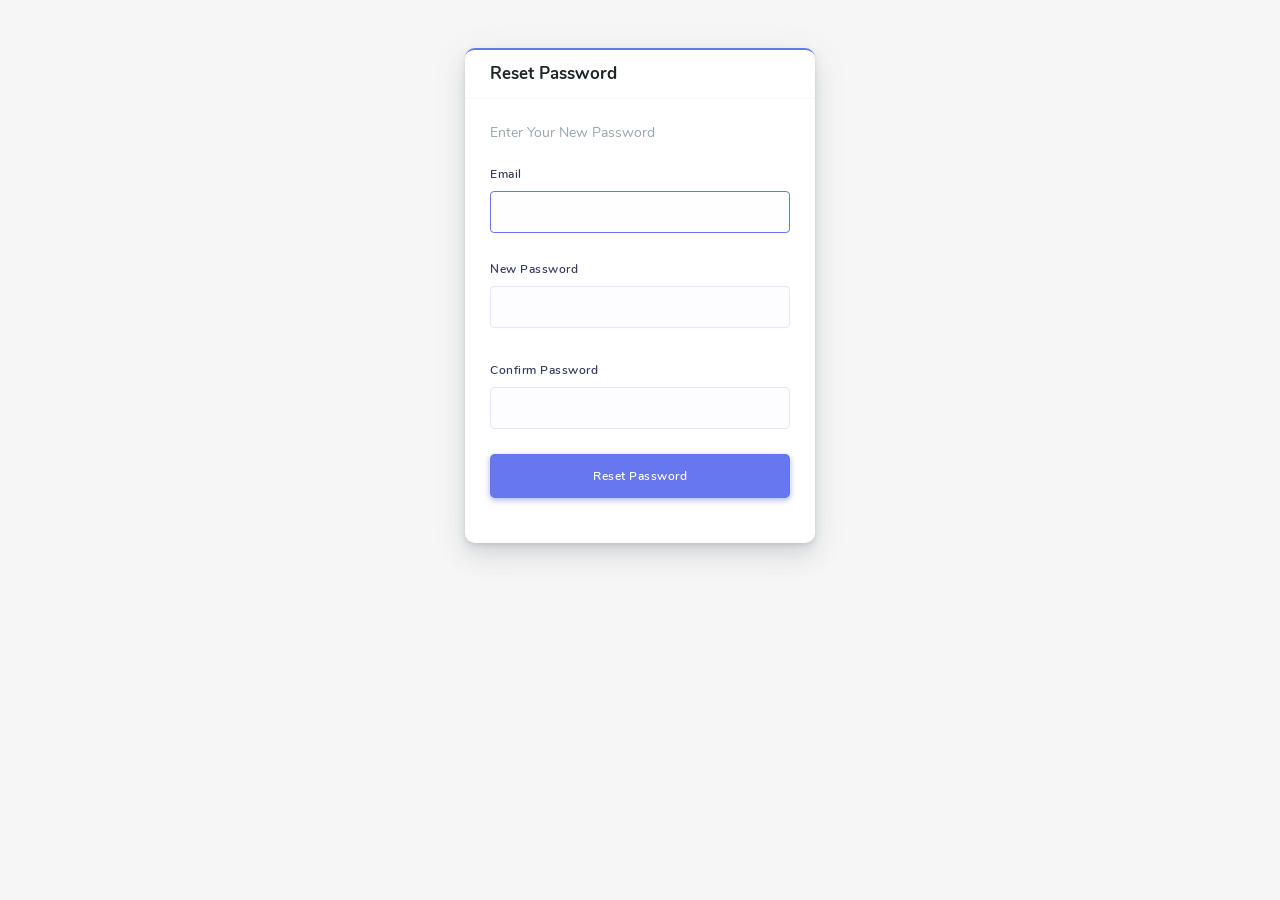
<file: StajProje.WebUI/wwwroot/otika-bootstrap-admin-template/auth-reset-password.html>
<!DOCTYPE html>
<html lang="en">


<!-- auth-reset-password.html  21 Nov 2019 04:05:02 GMT -->
<head>
  <meta charset="UTF-8">
  <meta content="width=device-width, initial-scale=1, maximum-scale=1, shrink-to-fit=no" name="viewport">
  <title>Otika - Admin Dashboard Template</title>
  <!-- General CSS Files -->
  <link rel="stylesheet" href="assets/css/app.min.css">
  <!-- Template CSS -->
  <link rel="stylesheet" href="assets/css/style.css">
  <link rel="stylesheet" href="assets/css/components.css">
  <!-- Custom style CSS -->
  <link rel="stylesheet" href="assets/css/custom.css">
  <link rel='shortcut icon' type='image/x-icon' href='assets/img/favicon.ico' />
</head>

<body>
  <div class="loader"></div>
  <div id="app">
    <section class="section">
      <div class="container mt-5">
        <div class="row">
          <div class="col-12 col-sm-8 offset-sm-2 col-md-6 offset-md-3 col-lg-6 offset-lg-3 col-xl-4 offset-xl-4">
            <div class="card card-primary">
              <div class="card-header">
                <h4>Reset Password</h4>
              </div>
              <div class="card-body">
                <p class="text-muted">Enter Your New Password</p>
                <form method="POST">
                  <div class="form-group">
                    <label for="email">Email</label>
                    <input id="email" type="email" class="form-control" name="email" tabindex="1" required autofocus>
                  </div>
                  <div class="form-group">
                    <label for="password">New Password</label>
                    <input id="password" type="password" class="form-control pwstrength" data-indicator="pwindicator"
                      name="password" tabindex="2" required>
                    <div id="pwindicator" class="pwindicator">
                      <div class="bar"></div>
                      <div class="label"></div>
                    </div>
                  </div>
                  <div class="form-group">
                    <label for="password-confirm">Confirm Password</label>
                    <input id="password-confirm" type="password" class="form-control" name="confirm-password"
                      tabindex="2" required>
                  </div>
                  <div class="form-group">
                    <button type="submit" class="btn btn-primary btn-lg btn-block" tabindex="4">
                      Reset Password
                    </button>
                  </div>
                </form>
              </div>
            </div>
          </div>
        </div>
      </div>
    </section>
  </div>
  <!-- General JS Scripts -->
  <script src="assets/js/app.min.js"></script>
  <!-- JS Libraies -->
  <!-- Page Specific JS File -->
  <!-- Template JS File -->
  <script src="assets/js/scripts.js"></script>
  <!-- Custom JS File -->
  <script src="assets/js/custom.js"></script>
</body>


<!-- auth-reset-password.html  21 Nov 2019 04:05:02 GMT -->
</html>
</file>
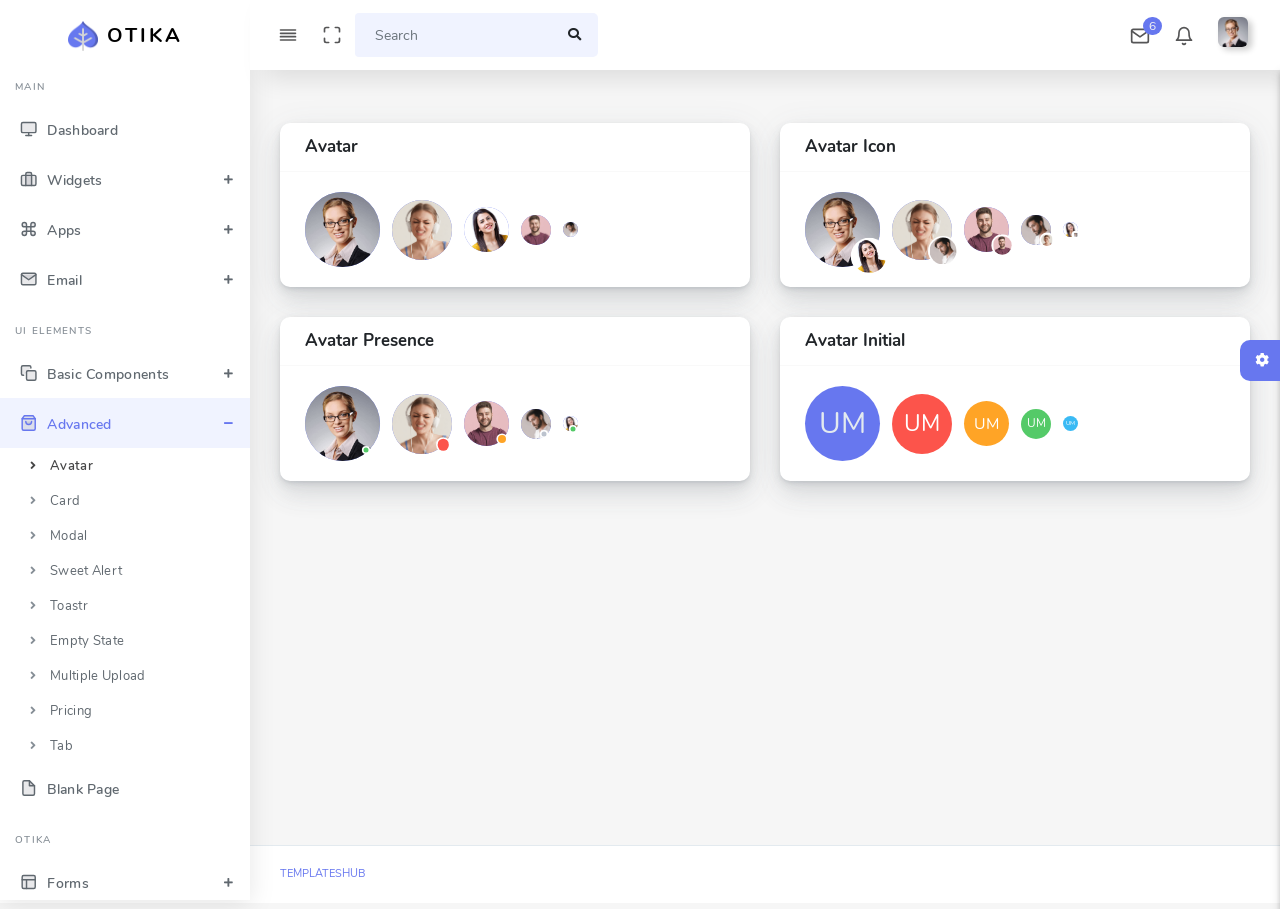
<file: StajProje.WebUI/wwwroot/otika-bootstrap-admin-template/avatar.html>
<!DOCTYPE html>
<html lang="en">


<!-- avatar.html  21 Nov 2019 03:54:26 GMT -->
<head>
  <meta charset="UTF-8">
  <meta content="width=device-width, initial-scale=1, maximum-scale=1, shrink-to-fit=no" name="viewport">
  <title>Otika - Admin Dashboard Template</title>
  <!-- General CSS Files -->
  <link rel="stylesheet" href="assets/css/app.min.css">
  <!-- Template CSS -->
  <link rel="stylesheet" href="assets/css/style.css">
  <link rel="stylesheet" href="assets/css/components.css">
  <!-- Custom style CSS -->
  <link rel="stylesheet" href="assets/css/custom.css">
  <link rel='shortcut icon' type='image/x-icon' href='assets/img/favicon.ico' />
</head>

<body>
  <div class="loader"></div>
  <div id="app">
    <div class="main-wrapper main-wrapper-1">
      <div class="navbar-bg"></div>
      <nav class="navbar navbar-expand-lg main-navbar sticky">
        <div class="form-inline mr-auto">
          <ul class="navbar-nav mr-3">
            <li><a href="#" data-toggle="sidebar" class="nav-link nav-link-lg
									collapse-btn"> <i data-feather="align-justify"></i></a></li>
            <li><a href="#" class="nav-link nav-link-lg fullscreen-btn">
                <i data-feather="maximize"></i>
              </a></li>
            <li>
              <form class="form-inline mr-auto">
                <div class="search-element">
                  <input class="form-control" type="search" placeholder="Search" aria-label="Search" data-width="200">
                  <button class="btn" type="submit">
                    <i class="fas fa-search"></i>
                  </button>
                </div>
              </form>
            </li>
          </ul>
        </div>
        <ul class="navbar-nav navbar-right">
          <li class="dropdown dropdown-list-toggle"><a href="#" data-toggle="dropdown"
              class="nav-link nav-link-lg message-toggle"><i data-feather="mail"></i>
              <span class="badge headerBadge1">
                6 </span> </a>
            <div class="dropdown-menu dropdown-list dropdown-menu-right pullDown">
              <div class="dropdown-header">
                Messages
                <div class="float-right">
                  <a href="#">Mark All As Read</a>
                </div>
              </div>
              <div class="dropdown-list-content dropdown-list-message">
                <a href="#" class="dropdown-item"> <span class="dropdown-item-avatar
											text-white"> <img alt="image" src="assets/img/users/user-1.png" class="rounded-circle">
                  </span> <span class="dropdown-item-desc"> <span class="message-user">John
                      Deo</span>
                    <span class="time messege-text">Please check your mail !!</span>
                    <span class="time">2 Min Ago</span>
                  </span>
                </a> <a href="#" class="dropdown-item"> <span class="dropdown-item-avatar text-white">
                    <img alt="image" src="assets/img/users/user-2.png" class="rounded-circle">
                  </span> <span class="dropdown-item-desc"> <span class="message-user">Sarah
                      Smith</span> <span class="time messege-text">Request for leave
                      application</span>
                    <span class="time">5 Min Ago</span>
                  </span>
                </a> <a href="#" class="dropdown-item"> <span class="dropdown-item-avatar text-white">
                    <img alt="image" src="assets/img/users/user-5.png" class="rounded-circle">
                  </span> <span class="dropdown-item-desc"> <span class="message-user">Jacob
                      Ryan</span> <span class="time messege-text">Your payment invoice is
                      generated.</span> <span class="time">12 Min Ago</span>
                  </span>
                </a> <a href="#" class="dropdown-item"> <span class="dropdown-item-avatar text-white">
                    <img alt="image" src="assets/img/users/user-4.png" class="rounded-circle">
                  </span> <span class="dropdown-item-desc"> <span class="message-user">Lina
                      Smith</span> <span class="time messege-text">hii John, I have upload
                      doc
                      related to task.</span> <span class="time">30
                      Min Ago</span>
                  </span>
                </a> <a href="#" class="dropdown-item"> <span class="dropdown-item-avatar text-white">
                    <img alt="image" src="assets/img/users/user-3.png" class="rounded-circle">
                  </span> <span class="dropdown-item-desc"> <span class="message-user">Jalpa
                      Joshi</span> <span class="time messege-text">Please do as specify.
                      Let me
                      know if you have any query.</span> <span class="time">1
                      Days Ago</span>
                  </span>
                </a> <a href="#" class="dropdown-item"> <span class="dropdown-item-avatar text-white">
                    <img alt="image" src="assets/img/users/user-2.png" class="rounded-circle">
                  </span> <span class="dropdown-item-desc"> <span class="message-user">Sarah
                      Smith</span> <span class="time messege-text">Client Requirements</span>
                    <span class="time">2 Days Ago</span>
                  </span>
                </a>
              </div>
              <div class="dropdown-footer text-center">
                <a href="#">View All <i class="fas fa-chevron-right"></i></a>
              </div>
            </div>
          </li>
          <li class="dropdown dropdown-list-toggle"><a href="#" data-toggle="dropdown"
              class="nav-link notification-toggle nav-link-lg"><i data-feather="bell" class="bell"></i>
            </a>
            <div class="dropdown-menu dropdown-list dropdown-menu-right pullDown">
              <div class="dropdown-header">
                Notifications
                <div class="float-right">
                  <a href="#">Mark All As Read</a>
                </div>
              </div>
              <div class="dropdown-list-content dropdown-list-icons">
                <a href="#" class="dropdown-item dropdown-item-unread"> <span
                    class="dropdown-item-icon bg-primary text-white"> <i class="fas
												fa-code"></i>
                  </span> <span class="dropdown-item-desc"> Template update is
                    available now! <span class="time">2 Min
                      Ago</span>
                  </span>
                </a> <a href="#" class="dropdown-item"> <span class="dropdown-item-icon bg-info text-white"> <i class="far
												fa-user"></i>
                  </span> <span class="dropdown-item-desc"> <b>You</b> and <b>Dedik
                      Sugiharto</b> are now friends <span class="time">10 Hours
                      Ago</span>
                  </span>
                </a> <a href="#" class="dropdown-item"> <span class="dropdown-item-icon bg-success text-white"> <i
                      class="fas
												fa-check"></i>
                  </span> <span class="dropdown-item-desc"> <b>Kusnaedi</b> has
                    moved task <b>Fix bug header</b> to <b>Done</b> <span class="time">12
                      Hours
                      Ago</span>
                  </span>
                </a> <a href="#" class="dropdown-item"> <span class="dropdown-item-icon bg-danger text-white"> <i
                      class="fas fa-exclamation-triangle"></i>
                  </span> <span class="dropdown-item-desc"> Low disk space. Let's
                    clean it! <span class="time">17 Hours Ago</span>
                  </span>
                </a> <a href="#" class="dropdown-item"> <span class="dropdown-item-icon bg-info text-white"> <i class="fas
												fa-bell"></i>
                  </span> <span class="dropdown-item-desc"> Welcome to Otika
                    template! <span class="time">Yesterday</span>
                  </span>
                </a>
              </div>
              <div class="dropdown-footer text-center">
                <a href="#">View All <i class="fas fa-chevron-right"></i></a>
              </div>
            </div>
          </li>
          <li class="dropdown"><a href="#" data-toggle="dropdown"
              class="nav-link dropdown-toggle nav-link-lg nav-link-user"> <img alt="image" src="assets/img/user.png"
                class="user-img-radious-style"> <span class="d-sm-none d-lg-inline-block"></span></a>
            <div class="dropdown-menu dropdown-menu-right pullDown">
              <div class="dropdown-title">Hello Sarah Smith</div>
              <a href="profile.html" class="dropdown-item has-icon"> <i class="far
										fa-user"></i> Profile
              </a> <a href="timeline.html" class="dropdown-item has-icon"> <i class="fas fa-bolt"></i>
                Activities
              </a> <a href="#" class="dropdown-item has-icon"> <i class="fas fa-cog"></i>
                Settings
              </a>
              <div class="dropdown-divider"></div>
              <a href="auth-login.html" class="dropdown-item has-icon text-danger"> <i class="fas fa-sign-out-alt"></i>
                Logout
              </a>
            </div>
          </li>
        </ul>
      </nav>
      <div class="main-sidebar sidebar-style-2">
        <aside id="sidebar-wrapper">
          <div class="sidebar-brand">
            <a href="index.html"> <img alt="image" src="assets/img/logo.png" class="header-logo" /> <span
                class="logo-name">Otika</span>
            </a>
          </div>
          <ul class="sidebar-menu">
            <li class="menu-header">Main</li>
            <li class="dropdown">
              <a href="index.html" class="nav-link"><i data-feather="monitor"></i><span>Dashboard</span></a>
            </li>
            <li class="dropdown">
              <a href="#" class="menu-toggle nav-link has-dropdown"><i
                  data-feather="briefcase"></i><span>Widgets</span></a>
              <ul class="dropdown-menu">
                <li><a class="nav-link" href="widget-chart.html">Chart Widgets</a></li>
                <li><a class="nav-link" href="widget-data.html">Data Widgets</a></li>
              </ul>
            </li>
            <li class="dropdown">
              <a href="#" class="menu-toggle nav-link has-dropdown"><i data-feather="command"></i><span>Apps</span></a>
              <ul class="dropdown-menu">
                <li><a class="nav-link" href="chat.html">Chat</a></li>
                <li><a class="nav-link" href="portfolio.html">Portfolio</a></li>
                <li><a class="nav-link" href="blog.html">Blog</a></li>
                <li><a class="nav-link" href="calendar.html">Calendar</a></li>
              </ul>
            </li>
            <li class="dropdown">
              <a href="#" class="menu-toggle nav-link has-dropdown"><i data-feather="mail"></i><span>Email</span></a>
              <ul class="dropdown-menu">
                <li><a class="nav-link" href="email-inbox.html">Inbox</a></li>
                <li><a class="nav-link" href="email-compose.html">Compose</a></li>
                <li><a class="nav-link" href="email-read.html">read</a></li>
              </ul>
            </li>
            <li class="menu-header">UI Elements</li>
            <li class="dropdown">
              <a href="#" class="menu-toggle nav-link has-dropdown"><i data-feather="copy"></i><span>Basic
                  Components</span></a>
              <ul class="dropdown-menu">
                <li><a class="nav-link" href="alert.html">Alert</a></li>
                <li><a class="nav-link" href="badge.html">Badge</a></li>
                <li><a class="nav-link" href="breadcrumb.html">Breadcrumb</a></li>
                <li><a class="nav-link" href="buttons.html">Buttons</a></li>
                <li><a class="nav-link" href="collapse.html">Collapse</a></li>
                <li><a class="nav-link" href="dropdown.html">Dropdown</a></li>
                <li><a class="nav-link" href="checkbox-and-radio.html">Checkbox &amp; Radios</a></li>
                <li><a class="nav-link" href="list-group.html">List Group</a></li>
                <li><a class="nav-link" href="media-object.html">Media Object</a></li>
                <li><a class="nav-link" href="navbar.html">Navbar</a></li>
                <li><a class="nav-link" href="pagination.html">Pagination</a></li>
                <li><a class="nav-link" href="popover.html">Popover</a></li>
                <li><a class="nav-link" href="progress.html">Progress</a></li>
                <li><a class="nav-link" href="tooltip.html">Tooltip</a></li>
                <li><a class="nav-link" href="flags.html">Flag</a></li>
                <li><a class="nav-link" href="typography.html">Typography</a></li>
              </ul>
            </li>
            <li class="dropdown active">
              <a href="#" class="menu-toggle nav-link has-dropdown"><i
                  data-feather="shopping-bag"></i><span>Advanced</span></a>
              <ul class="dropdown-menu">
                <li class="active"><a class="nav-link" href="avatar.html">Avatar</a></li>
                <li><a class="nav-link" href="card.html">Card</a></li>
                <li><a class="nav-link" href="modal.html">Modal</a></li>
                <li><a class="nav-link" href="sweet-alert.html">Sweet Alert</a></li>
                <li><a class="nav-link" href="toastr.html">Toastr</a></li>
                <li><a class="nav-link" href="empty-state.html">Empty State</a></li>
                <li><a class="nav-link" href="multiple-upload.html">Multiple Upload</a></li>
                <li><a class="nav-link" href="pricing.html">Pricing</a></li>
                <li><a class="nav-link" href="tabs.html">Tab</a></li>
              </ul>
            </li>
            <li><a class="nav-link" href="blank.html"><i data-feather="file"></i><span>Blank Page</span></a></li>
            <li class="menu-header">Otika</li>
            <li class="dropdown">
              <a href="#" class="menu-toggle nav-link has-dropdown"><i data-feather="layout"></i><span>Forms</span></a>
              <ul class="dropdown-menu">
                <li><a class="nav-link" href="basic-form.html">Basic Form</a></li>
                <li><a class="nav-link" href="forms-advanced-form.html">Advanced Form</a></li>
                <li><a class="nav-link" href="forms-editor.html">Editor</a></li>
                <li><a class="nav-link" href="forms-validation.html">Validation</a></li>
                <li><a class="nav-link" href="form-wizard.html">Form Wizard</a></li>
              </ul>
            </li>
            <li class="dropdown">
              <a href="#" class="menu-toggle nav-link has-dropdown"><i data-feather="grid"></i><span>Tables</span></a>
              <ul class="dropdown-menu">
                <li><a class="nav-link" href="basic-table.html">Basic Tables</a></li>
                <li><a class="nav-link" href="advance-table.html">Advanced Table</a></li>
                <li><a class="nav-link" href="datatables.html">Datatable</a></li>
                <li><a class="nav-link" href="export-table.html">Export Table</a></li>
                <li><a class="nav-link" href="editable-table.html">Editable Table</a></li>
              </ul>
            </li>
            <li class="dropdown">
              <a href="#" class="menu-toggle nav-link has-dropdown"><i
                  data-feather="pie-chart"></i><span>Charts</span></a>
              <ul class="dropdown-menu">
                <li><a class="nav-link" href="chart-amchart.html">amChart</a></li>
                <li><a class="nav-link" href="chart-apexchart.html">apexchart</a></li>
                <li><a class="nav-link" href="chart-echart.html">eChart</a></li>
                <li><a class="nav-link" href="chart-chartjs.html">Chartjs</a></li>
                <li><a class="nav-link" href="chart-sparkline.html">Sparkline</a></li>
                <li><a class="nav-link" href="chart-morris.html">Morris</a></li>
              </ul>
            </li>
            <li class="dropdown">
              <a href="#" class="menu-toggle nav-link has-dropdown"><i data-feather="feather"></i><span>Icons</span></a>
              <ul class="dropdown-menu">
                <li><a class="nav-link" href="icon-font-awesome.html">Font Awesome</a></li>
                <li><a class="nav-link" href="icon-material.html">Material Design</a></li>
                <li><a class="nav-link" href="icon-ionicons.html">Ion Icons</a></li>
                <li><a class="nav-link" href="icon-feather.html">Feather Icons</a></li>
                <li><a class="nav-link" href="icon-weather-icon.html">Weather Icon</a></li>
              </ul>
            </li>
            <li class="menu-header">Media</li>
            <li class="dropdown">
              <a href="#" class="menu-toggle nav-link has-dropdown"><i data-feather="image"></i><span>Gallery</span></a>
              <ul class="dropdown-menu">
                <li><a class="nav-link" href="light-gallery.html">Light Gallery</a></li>
                <li><a href="gallery1.html">Gallery 2</a></li>
              </ul>
            </li>
            <li class="dropdown">
              <a href="#" class="menu-toggle nav-link has-dropdown"><i data-feather="flag"></i><span>Sliders</span></a>
              <ul class="dropdown-menu">
                <li><a href="carousel.html">Bootstrap Carousel.html</a></li>
                <li><a class="nav-link" href="owl-carousel.html">Owl Carousel</a></li>
              </ul>
            </li>
            <li><a class="nav-link" href="timeline.html"><i data-feather="sliders"></i><span>Timeline</span></a></li>
            <li class="menu-header">Maps</li>
            <li class="dropdown">
              <a href="#" class="menu-toggle nav-link has-dropdown"><i data-feather="map"></i><span>Google
                  Maps</span></a>
              <ul class="dropdown-menu">
                <li><a href="gmaps-advanced-route.html">Advanced Route</a></li>
                <li><a href="gmaps-draggable-marker.html">Draggable Marker</a></li>
                <li><a href="gmaps-geocoding.html">Geocoding</a></li>
                <li><a href="gmaps-geolocation.html">Geolocation</a></li>
                <li><a href="gmaps-marker.html">Marker</a></li>
                <li><a href="gmaps-multiple-marker.html">Multiple Marker</a></li>
                <li><a href="gmaps-route.html">Route</a></li>
                <li><a href="gmaps-simple.html">Simple</a></li>
              </ul>
            </li>
            <li><a class="nav-link" href="vector-map.html"><i data-feather="map-pin"></i><span>Vector
                  Map</span></a></li>
            <li class="menu-header">Pages</li>
            <li class="dropdown">
              <a href="#" class="menu-toggle nav-link has-dropdown"><i
                  data-feather="user-check"></i><span>Auth</span></a>
              <ul class="dropdown-menu">
                <li><a href="auth-login.html">Login</a></li>
                <li><a href="auth-register.html">Register</a></li>
                <li><a href="auth-forgot-password.html">Forgot Password</a></li>
                <li><a href="auth-reset-password.html">Reset Password</a></li>
                <li><a href="subscribe.html">Subscribe</a></li>
              </ul>
            </li>
            <li class="dropdown">
              <a href="#" class="menu-toggle nav-link has-dropdown"><i
                  data-feather="alert-triangle"></i><span>Errors</span></a>
              <ul class="dropdown-menu">
                <li><a class="nav-link" href="errors-503.html">503</a></li>
                <li><a class="nav-link" href="errors-403.html">403</a></li>
                <li><a class="nav-link" href="errors-404.html">404</a></li>
                <li><a class="nav-link" href="errors-500.html">500</a></li>
              </ul>
            </li>
            <li class="dropdown">
              <a href="#" class="menu-toggle nav-link has-dropdown"><i data-feather="anchor"></i><span>Other
                  Pages</span></a>
              <ul class="dropdown-menu">
                <li><a class="nav-link" href="create-post.html">Create Post</a></li>
                <li><a class="nav-link" href="posts.html">Posts</a></li>
                <li><a class="nav-link" href="profile.html">Profile</a></li>
                <li><a class="nav-link" href="contact.html">Contact</a></li>
                <li><a class="nav-link" href="invoice.html">Invoice</a></li>
              </ul>
            </li>
            <li class="dropdown">
              <a href="#" class="menu-toggle nav-link has-dropdown"><i
                  data-feather="chevrons-down"></i><span>Multilevel</span></a>
              <ul class="dropdown-menu">
                <li><a href="#">Menu 1</a></li>
                <li class="dropdown">
                  <a href="#" class="has-dropdown">Menu 2</a>
                  <ul class="dropdown-menu">
                    <li><a href="#">Child Menu 1</a></li>
                    <li class="dropdown">
                      <a href="#" class="has-dropdown">Child Menu 2</a>
                      <ul class="dropdown-menu">
                        <li><a href="#">Child Menu 1</a></li>
                        <li><a href="#">Child Menu 2</a></li>
                      </ul>
                    </li>
                    <li><a href="#"> Child Menu 3</a></li>
                  </ul>
                </li>
              </ul>
            </li>
          </ul>
        </aside>
      </div>
      <!-- Main Content -->
      <div class="main-content">
        <section class="section">
          <div class="section-body">
            <div class="row">
              <div class="col-md-6 col-sm-6 col-12">
                <div class="card">
                  <div class="card-header">
                    <h4>Avatar</h4>
                  </div>
                  <div class="card-body">
                    <figure class="avatar mr-2 avatar-xl">
                      <img src="assets/img/users/user-1.png" alt="...">
                    </figure>
                    <figure class="avatar mr-2 avatar-lg">
                      <img src="assets/img/users/user-2.png" alt="...">
                    </figure>
                    <figure class="avatar mr-2">
                      <img src="assets/img/users/user-5.png" alt="...">
                    </figure>
                    <figure class="avatar mr-2 avatar-sm">
                      <img src="assets/img/users/user-3.png" alt="...">
                    </figure>
                    <figure class="avatar mr-2 avatar-xs">
                      <img src="assets/img/users/user-4.png" alt="...">
                    </figure>
                  </div>
                </div>
              </div>
              <div class="col-md-6 col-sm-6 col-12">
                <div class="card">
                  <div class="card-header">
                    <h4>Avatar Icon</h4>
                  </div>
                  <div class="card-body">
                    <figure class="avatar mr-2 avatar-xl">
                      <img src="assets/img/users/user-1.png" alt="...">
                      <img src="assets/img/users/user-5.png" class="avatar-icon" alt="...">
                    </figure>
                    <figure class="avatar mr-2 avatar-lg">
                      <img src="assets/img/users/user-2.png" alt="...">
                      <img src="assets/img/users/user-4.png" class="avatar-icon" alt="...">
                    </figure>
                    <figure class="avatar mr-2">
                      <img src="assets/img/users/user-3.png" alt="...">
                      <img src="assets/img/users/user-3.png" class="avatar-icon" alt="...">
                    </figure>
                    <figure class="avatar mr-2 avatar-sm">
                      <img src="assets/img/users/user-4.png" alt="...">
                      <img src="assets/img/users/user-2.png" class="avatar-icon" alt="...">
                    </figure>
                    <figure class="avatar mr-2 avatar-xs">
                      <img src="assets/img/users/user-5.png" alt="...">
                      <img src="assets/img/users/user-1.png" class="avatar-icon" alt="...">
                    </figure>
                  </div>
                </div>
              </div>
              <div class="col-md-6 col-sm-6 col-12">
                <div class="card">
                  <div class="card-header">
                    <h4>Avatar Presence</h4>
                  </div>
                  <div class="card-body">
                    <figure class="avatar mr-2 avatar-xl">
                      <img src="assets/img/users/user-1.png" alt="...">
                      <i class="avatar-presence online"></i>
                    </figure>
                    <figure class="avatar mr-2 avatar-lg">
                      <img src="assets/img/users/user-2.png" alt="...">
                      <i class="avatar-presence busy"></i>
                    </figure>
                    <figure class="avatar mr-2">
                      <img src="assets/img/users/user-3.png" alt="...">
                      <i class="avatar-presence away"></i>
                    </figure>
                    <figure class="avatar mr-2 avatar-sm">
                      <img src="assets/img/users/user-4.png" alt="...">
                      <i class="avatar-presence offline"></i>
                    </figure>
                    <figure class="avatar mr-2 avatar-xs">
                      <img src="assets/img/users/user-5.png" alt="...">
                      <i class="avatar-presence online"></i>
                    </figure>
                  </div>
                </div>
              </div>
              <div class="col-md-6 col-sm-6 col-12">
                <div class="card">
                  <div class="card-header">
                    <h4>Avatar Initial</h4>
                  </div>
                  <div class="card-body">
                    <figure class="avatar mr-2 avatar-xl" data-initial="UM"></figure>
                    <figure class="avatar mr-2 avatar-lg bg-danger text-white" data-initial="UM"></figure>
                    <figure class="avatar mr-2 bg-warning text-white" data-initial="UM"></figure>
                    <figure class="avatar mr-2 avatar-sm bg-success text-white" data-initial="UM"></figure>
                    <figure class="avatar mr-2 avatar-xs bg-info text-white" data-initial="UM"></figure>
                  </div>
                </div>
              </div>
            </div>
          </div>
        </section>
        <div class="settingSidebar">
          <a href="javascript:void(0)" class="settingPanelToggle"> <i class="fa fa-spin fa-cog"></i>
          </a>
          <div class="settingSidebar-body ps-container ps-theme-default">
            <div class=" fade show active">
              <div class="setting-panel-header">Setting Panel
              </div>
              <div class="p-15 border-bottom">
                <h6 class="font-medium m-b-10">Select Layout</h6>
                <div class="selectgroup layout-color w-50">
                  <label class="selectgroup-item">
                    <input type="radio" name="value" value="1" class="selectgroup-input-radio select-layout" checked>
                    <span class="selectgroup-button">Light</span>
                  </label>
                  <label class="selectgroup-item">
                    <input type="radio" name="value" value="2" class="selectgroup-input-radio select-layout">
                    <span class="selectgroup-button">Dark</span>
                  </label>
                </div>
              </div>
              <div class="p-15 border-bottom">
                <h6 class="font-medium m-b-10">Sidebar Color</h6>
                <div class="selectgroup selectgroup-pills sidebar-color">
                  <label class="selectgroup-item">
                    <input type="radio" name="icon-input" value="1" class="selectgroup-input select-sidebar">
                    <span class="selectgroup-button selectgroup-button-icon" data-toggle="tooltip"
                      data-original-title="Light Sidebar"><i class="fas fa-sun"></i></span>
                  </label>
                  <label class="selectgroup-item">
                    <input type="radio" name="icon-input" value="2" class="selectgroup-input select-sidebar" checked>
                    <span class="selectgroup-button selectgroup-button-icon" data-toggle="tooltip"
                      data-original-title="Dark Sidebar"><i class="fas fa-moon"></i></span>
                  </label>
                </div>
              </div>
              <div class="p-15 border-bottom">
                <h6 class="font-medium m-b-10">Color Theme</h6>
                <div class="theme-setting-options">
                  <ul class="choose-theme list-unstyled mb-0">
                    <li title="white" class="active">
                      <div class="white"></div>
                    </li>
                    <li title="cyan">
                      <div class="cyan"></div>
                    </li>
                    <li title="black">
                      <div class="black"></div>
                    </li>
                    <li title="purple">
                      <div class="purple"></div>
                    </li>
                    <li title="orange">
                      <div class="orange"></div>
                    </li>
                    <li title="green">
                      <div class="green"></div>
                    </li>
                    <li title="red">
                      <div class="red"></div>
                    </li>
                  </ul>
                </div>
              </div>
              <div class="p-15 border-bottom">
                <div class="theme-setting-options">
                  <label class="m-b-0">
                    <input type="checkbox" name="custom-switch-checkbox" class="custom-switch-input"
                      id="mini_sidebar_setting">
                    <span class="custom-switch-indicator"></span>
                    <span class="control-label p-l-10">Mini Sidebar</span>
                  </label>
                </div>
              </div>
              <div class="p-15 border-bottom">
                <div class="theme-setting-options">
                  <label class="m-b-0">
                    <input type="checkbox" name="custom-switch-checkbox" class="custom-switch-input"
                      id="sticky_header_setting">
                    <span class="custom-switch-indicator"></span>
                    <span class="control-label p-l-10">Sticky Header</span>
                  </label>
                </div>
              </div>
              <div class="mt-4 mb-4 p-3 align-center rt-sidebar-last-ele">
                <a href="#" class="btn btn-icon icon-left btn-primary btn-restore-theme">
                  <i class="fas fa-undo"></i> Restore Default
                </a>
              </div>
            </div>
          </div>
        </div>
      </div>
      <footer class="main-footer">
        <div class="footer-left">
          <a href="templateshub.net">Templateshub</a></a>
        </div>
        <div class="footer-right">
        </div>
      </footer>
    </div>
  </div>
  <!-- General JS Scripts -->
  <script src="assets/js/app.min.js"></script>
  <!-- JS Libraies -->
  <!-- Page Specific JS File -->
  <!-- Template JS File -->
  <script src="assets/js/scripts.js"></script>
  <!-- Custom JS File -->
  <script src="assets/js/custom.js"></script>
</body>


<!-- avatar.html  21 Nov 2019 03:54:26 GMT -->
</html>
</file>
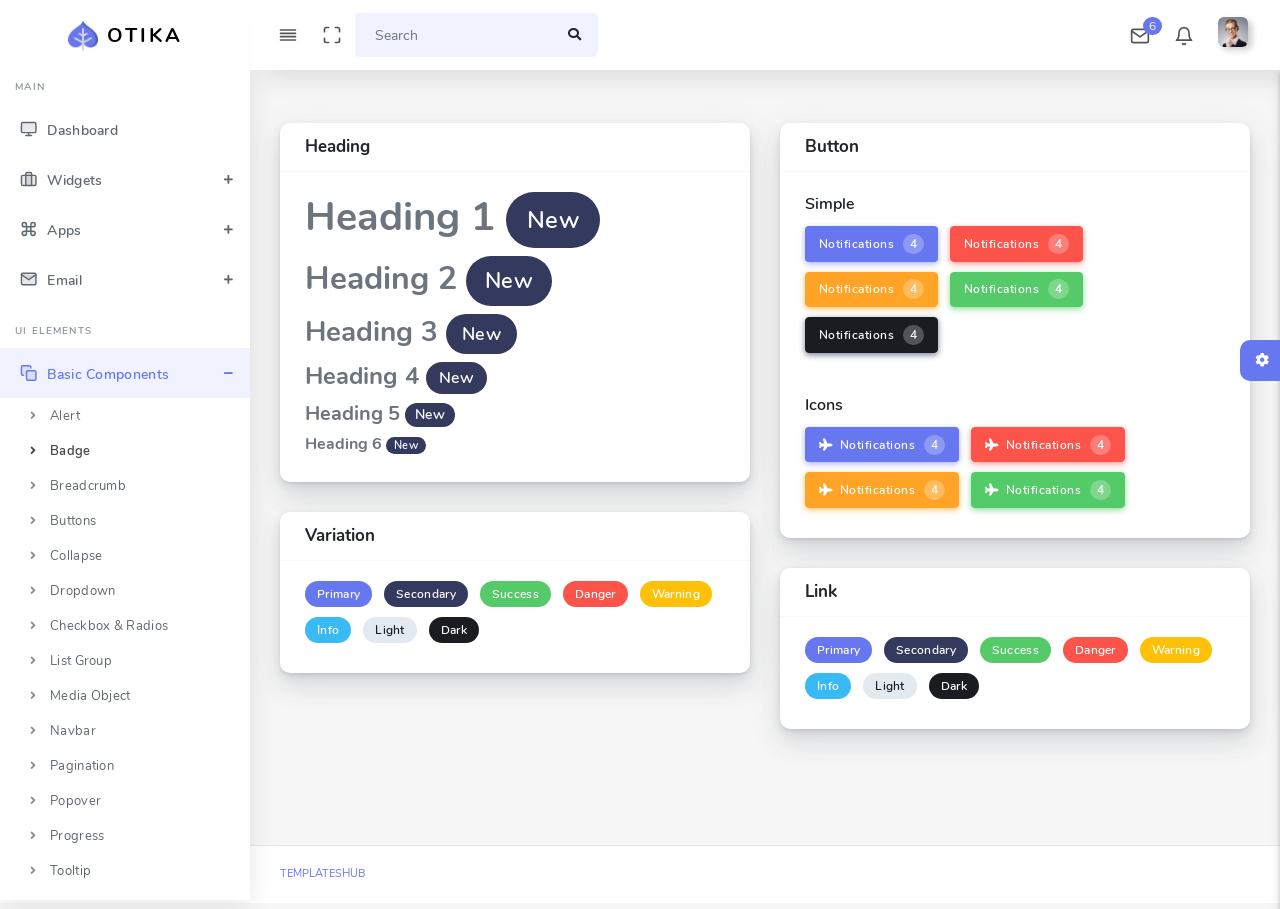
<file: StajProje.WebUI/wwwroot/otika-bootstrap-admin-template/badge.html>
<!DOCTYPE html>
<html lang="en">


<!-- badge.html  21 Nov 2019 03:51:00 GMT -->
<head>
  <meta charset="UTF-8">
  <meta content="width=device-width, initial-scale=1, maximum-scale=1, shrink-to-fit=no" name="viewport">
  <title>Otika - Admin Dashboard Template</title>
  <!-- General CSS Files -->
  <link rel="stylesheet" href="assets/css/app.min.css">
  <!-- Template CSS -->
  <link rel="stylesheet" href="assets/css/style.css">
  <link rel="stylesheet" href="assets/css/components.css">
  <!-- Custom style CSS -->
  <link rel="stylesheet" href="assets/css/custom.css">
  <link rel='shortcut icon' type='image/x-icon' href='assets/img/favicon.ico' />
  <script async src="https://www.googletagmanager.com/gtag/js?id=UA-94034622-3"></script>
</head>

<body>
  <div class="loader"></div>
  <div id="app">
    <div class="main-wrapper main-wrapper-1">
      <div class="navbar-bg"></div>
      <nav class="navbar navbar-expand-lg main-navbar sticky">
        <div class="form-inline mr-auto">
          <ul class="navbar-nav mr-3">
            <li><a href="#" data-toggle="sidebar" class="nav-link nav-link-lg
									collapse-btn"> <i data-feather="align-justify"></i></a></li>
            <li><a href="#" class="nav-link nav-link-lg fullscreen-btn">
                <i data-feather="maximize"></i>
              </a></li>
            <li>
              <form class="form-inline mr-auto">
                <div class="search-element">
                  <input class="form-control" type="search" placeholder="Search" aria-label="Search" data-width="200">
                  <button class="btn" type="submit">
                    <i class="fas fa-search"></i>
                  </button>
                </div>
              </form>
            </li>
          </ul>
        </div>
        <ul class="navbar-nav navbar-right">
          <li class="dropdown dropdown-list-toggle"><a href="#" data-toggle="dropdown"
              class="nav-link nav-link-lg message-toggle"><i data-feather="mail"></i>
              <span class="badge headerBadge1">
                6 </span> </a>
            <div class="dropdown-menu dropdown-list dropdown-menu-right pullDown">
              <div class="dropdown-header">
                Messages
                <div class="float-right">
                  <a href="#">Mark All As Read</a>
                </div>
              </div>
              <div class="dropdown-list-content dropdown-list-message">
                <a href="#" class="dropdown-item"> <span class="dropdown-item-avatar
											text-white"> <img alt="image" src="assets/img/users/user-1.png" class="rounded-circle">
                  </span> <span class="dropdown-item-desc"> <span class="message-user">John
                      Deo</span>
                    <span class="time messege-text">Please check your mail !!</span>
                    <span class="time">2 Min Ago</span>
                  </span>
                </a> <a href="#" class="dropdown-item"> <span class="dropdown-item-avatar text-white">
                    <img alt="image" src="assets/img/users/user-2.png" class="rounded-circle">
                  </span> <span class="dropdown-item-desc"> <span class="message-user">Sarah
                      Smith</span> <span class="time messege-text">Request for leave
                      application</span>
                    <span class="time">5 Min Ago</span>
                  </span>
                </a> <a href="#" class="dropdown-item"> <span class="dropdown-item-avatar text-white">
                    <img alt="image" src="assets/img/users/user-5.png" class="rounded-circle">
                  </span> <span class="dropdown-item-desc"> <span class="message-user">Jacob
                      Ryan</span> <span class="time messege-text">Your payment invoice is
                      generated.</span> <span class="time">12 Min Ago</span>
                  </span>
                </a> <a href="#" class="dropdown-item"> <span class="dropdown-item-avatar text-white">
                    <img alt="image" src="assets/img/users/user-4.png" class="rounded-circle">
                  </span> <span class="dropdown-item-desc"> <span class="message-user">Lina
                      Smith</span> <span class="time messege-text">hii John, I have upload
                      doc
                      related to task.</span> <span class="time">30
                      Min Ago</span>
                  </span>
                </a> <a href="#" class="dropdown-item"> <span class="dropdown-item-avatar text-white">
                    <img alt="image" src="assets/img/users/user-3.png" class="rounded-circle">
                  </span> <span class="dropdown-item-desc"> <span class="message-user">Jalpa
                      Joshi</span> <span class="time messege-text">Please do as specify.
                      Let me
                      know if you have any query.</span> <span class="time">1
                      Days Ago</span>
                  </span>
                </a> <a href="#" class="dropdown-item"> <span class="dropdown-item-avatar text-white">
                    <img alt="image" src="assets/img/users/user-2.png" class="rounded-circle">
                  </span> <span class="dropdown-item-desc"> <span class="message-user">Sarah
                      Smith</span> <span class="time messege-text">Client Requirements</span>
                    <span class="time">2 Days Ago</span>
                  </span>
                </a>
              </div>
              <div class="dropdown-footer text-center">
                <a href="#">View All <i class="fas fa-chevron-right"></i></a>
              </div>
            </div>
          </li>
          <li class="dropdown dropdown-list-toggle"><a href="#" data-toggle="dropdown"
              class="nav-link notification-toggle nav-link-lg"><i data-feather="bell" class="bell"></i>
            </a>
            <div class="dropdown-menu dropdown-list dropdown-menu-right pullDown">
              <div class="dropdown-header">
                Notifications
                <div class="float-right">
                  <a href="#">Mark All As Read</a>
                </div>
              </div>
              <div class="dropdown-list-content dropdown-list-icons">
                <a href="#" class="dropdown-item dropdown-item-unread"> <span
                    class="dropdown-item-icon bg-primary text-white"> <i class="fas
												fa-code"></i>
                  </span> <span class="dropdown-item-desc"> Template update is
                    available now! <span class="time">2 Min
                      Ago</span>
                  </span>
                </a> <a href="#" class="dropdown-item"> <span class="dropdown-item-icon bg-info text-white"> <i class="far
												fa-user"></i>
                  </span> <span class="dropdown-item-desc"> <b>You</b> and <b>Dedik
                      Sugiharto</b> are now friends <span class="time">10 Hours
                      Ago</span>
                  </span>
                </a> <a href="#" class="dropdown-item"> <span class="dropdown-item-icon bg-success text-white"> <i
                      class="fas
												fa-check"></i>
                  </span> <span class="dropdown-item-desc"> <b>Kusnaedi</b> has
                    moved task <b>Fix bug header</b> to <b>Done</b> <span class="time">12
                      Hours
                      Ago</span>
                  </span>
                </a> <a href="#" class="dropdown-item"> <span class="dropdown-item-icon bg-danger text-white"> <i
                      class="fas fa-exclamation-triangle"></i>
                  </span> <span class="dropdown-item-desc"> Low disk space. Let's
                    clean it! <span class="time">17 Hours Ago</span>
                  </span>
                </a> <a href="#" class="dropdown-item"> <span class="dropdown-item-icon bg-info text-white"> <i class="fas
												fa-bell"></i>
                  </span> <span class="dropdown-item-desc"> Welcome to Otika
                    template! <span class="time">Yesterday</span>
                  </span>
                </a>
              </div>
              <div class="dropdown-footer text-center">
                <a href="#">View All <i class="fas fa-chevron-right"></i></a>
              </div>
            </div>
          </li>
          <li class="dropdown"><a href="#" data-toggle="dropdown"
              class="nav-link dropdown-toggle nav-link-lg nav-link-user"> <img alt="image" src="assets/img/user.png"
                class="user-img-radious-style"> <span class="d-sm-none d-lg-inline-block"></span></a>
            <div class="dropdown-menu dropdown-menu-right pullDown">
              <div class="dropdown-title">Hello Sarah Smith</div>
              <a href="profile.html" class="dropdown-item has-icon"> <i class="far
										fa-user"></i> Profile
              </a> <a href="timeline.html" class="dropdown-item has-icon"> <i class="fas fa-bolt"></i>
                Activities
              </a> <a href="#" class="dropdown-item has-icon"> <i class="fas fa-cog"></i>
                Settings
              </a>
              <div class="dropdown-divider"></div>
              <a href="auth-login.html" class="dropdown-item has-icon text-danger"> <i class="fas fa-sign-out-alt"></i>
                Logout
              </a>
            </div>
          </li>
        </ul>
      </nav>
      <div class="main-sidebar sidebar-style-2">
        <aside id="sidebar-wrapper">
          <div class="sidebar-brand">
            <a href="index.html"> <img alt="image" src="assets/img/logo.png" class="header-logo" /> <span
                class="logo-name">Otika</span>
            </a>
          </div>
          <ul class="sidebar-menu">
            <li class="menu-header">Main</li>
            <li class="dropdown">
              <a href="index.html" class="nav-link"><i data-feather="monitor"></i><span>Dashboard</span></a>
            </li>
            <li class="dropdown">
              <a href="#" class="menu-toggle nav-link has-dropdown"><i
                  data-feather="briefcase"></i><span>Widgets</span></a>
              <ul class="dropdown-menu">
                <li><a class="nav-link" href="widget-chart.html">Chart Widgets</a></li>
                <li><a class="nav-link" href="widget-data.html">Data Widgets</a></li>
              </ul>
            </li>
            <li class="dropdown">
              <a href="#" class="menu-toggle nav-link has-dropdown"><i data-feather="command"></i><span>Apps</span></a>
              <ul class="dropdown-menu">
                <li><a class="nav-link" href="chat.html">Chat</a></li>
                <li><a class="nav-link" href="portfolio.html">Portfolio</a></li>
                <li><a class="nav-link" href="blog.html">Blog</a></li>
                <li><a class="nav-link" href="calendar.html">Calendar</a></li>
              </ul>
            </li>
            <li class="dropdown">
              <a href="#" class="menu-toggle nav-link has-dropdown"><i data-feather="mail"></i><span>Email</span></a>
              <ul class="dropdown-menu">
                <li><a class="nav-link" href="email-inbox.html">Inbox</a></li>
                <li><a class="nav-link" href="email-compose.html">Compose</a></li>
                <li><a class="nav-link" href="email-read.html">read</a></li>
              </ul>
            </li>
            <li class="menu-header">UI Elements</li>
            <li class="dropdown active">
              <a href="#" class="menu-toggle nav-link has-dropdown"><i data-feather="copy"></i><span>Basic
                  Components</span></a>
              <ul class="dropdown-menu">
                <li><a class="nav-link" href="alert.html">Alert</a></li>
                <li class="active"><a class="nav-link" href="badge.html">Badge</a></li>
                <li><a class="nav-link" href="breadcrumb.html">Breadcrumb</a></li>
                <li><a class="nav-link" href="buttons.html">Buttons</a></li>
                <li><a class="nav-link" href="collapse.html">Collapse</a></li>
                <li><a class="nav-link" href="dropdown.html">Dropdown</a></li>
                <li><a class="nav-link" href="checkbox-and-radio.html">Checkbox &amp; Radios</a></li>
                <li><a class="nav-link" href="list-group.html">List Group</a></li>
                <li><a class="nav-link" href="media-object.html">Media Object</a></li>
                <li><a class="nav-link" href="navbar.html">Navbar</a></li>
                <li><a class="nav-link" href="pagination.html">Pagination</a></li>
                <li><a class="nav-link" href="popover.html">Popover</a></li>
                <li><a class="nav-link" href="progress.html">Progress</a></li>
                <li><a class="nav-link" href="tooltip.html">Tooltip</a></li>
                <li><a class="nav-link" href="flags.html">Flag</a></li>
                <li><a class="nav-link" href="typography.html">Typography</a></li>
              </ul>
            </li>
            <li class="dropdown">
              <a href="#" class="menu-toggle nav-link has-dropdown"><i
                  data-feather="shopping-bag"></i><span>Advanced</span></a>
              <ul class="dropdown-menu">
                <li><a class="nav-link" href="avatar.html">Avatar</a></li>
                <li><a class="nav-link" href="card.html">Card</a></li>
                <li><a class="nav-link" href="modal.html">Modal</a></li>
                <li><a class="nav-link" href="sweet-alert.html">Sweet Alert</a></li>
                <li><a class="nav-link" href="toastr.html">Toastr</a></li>
                <li><a class="nav-link" href="empty-state.html">Empty State</a></li>
                <li><a class="nav-link" href="multiple-upload.html">Multiple Upload</a></li>
                <li><a class="nav-link" href="pricing.html">Pricing</a></li>
                <li><a class="nav-link" href="tabs.html">Tab</a></li>
              </ul>
            </li>
            <li><a class="nav-link" href="blank.html"><i data-feather="file"></i><span>Blank Page</span></a></li>
            <li class="menu-header">Otika</li>
            <li class="dropdown">
              <a href="#" class="menu-toggle nav-link has-dropdown"><i data-feather="layout"></i><span>Forms</span></a>
              <ul class="dropdown-menu">
                <li><a class="nav-link" href="basic-form.html">Basic Form</a></li>
                <li><a class="nav-link" href="forms-advanced-form.html">Advanced Form</a></li>
                <li><a class="nav-link" href="forms-editor.html">Editor</a></li>
                <li><a class="nav-link" href="forms-validation.html">Validation</a></li>
                <li><a class="nav-link" href="form-wizard.html">Form Wizard</a></li>
              </ul>
            </li>
            <li class="dropdown">
              <a href="#" class="menu-toggle nav-link has-dropdown"><i data-feather="grid"></i><span>Tables</span></a>
              <ul class="dropdown-menu">
                <li><a class="nav-link" href="basic-table.html">Basic Tables</a></li>
                <li><a class="nav-link" href="advance-table.html">Advanced Table</a></li>
                <li><a class="nav-link" href="datatables.html">Datatable</a></li>
                <li><a class="nav-link" href="export-table.html">Export Table</a></li>
                <li><a class="nav-link" href="editable-table.html">Editable Table</a></li>
              </ul>
            </li>
            <li class="dropdown">
              <a href="#" class="menu-toggle nav-link has-dropdown"><i
                  data-feather="pie-chart"></i><span>Charts</span></a>
              <ul class="dropdown-menu">
                <li><a class="nav-link" href="chart-amchart.html">amChart</a></li>
                <li><a class="nav-link" href="chart-apexchart.html">apexchart</a></li>
                <li><a class="nav-link" href="chart-echart.html">eChart</a></li>
                <li><a class="nav-link" href="chart-chartjs.html">Chartjs</a></li>
                <li><a class="nav-link" href="chart-sparkline.html">Sparkline</a></li>
                <li><a class="nav-link" href="chart-morris.html">Morris</a></li>
              </ul>
            </li>
            <li class="dropdown">
              <a href="#" class="menu-toggle nav-link has-dropdown"><i data-feather="feather"></i><span>Icons</span></a>
              <ul class="dropdown-menu">
                <li><a class="nav-link" href="icon-font-awesome.html">Font Awesome</a></li>
                <li><a class="nav-link" href="icon-material.html">Material Design</a></li>
                <li><a class="nav-link" href="icon-ionicons.html">Ion Icons</a></li>
                <li><a class="nav-link" href="icon-feather.html">Feather Icons</a></li>
                <li><a class="nav-link" href="icon-weather-icon.html">Weather Icon</a></li>
              </ul>
            </li>
            <li class="menu-header">Media</li>
            <li class="dropdown">
              <a href="#" class="menu-toggle nav-link has-dropdown"><i data-feather="image"></i><span>Gallery</span></a>
              <ul class="dropdown-menu">
                <li><a class="nav-link" href="light-gallery.html">Light Gallery</a></li>
                <li><a href="gallery1.html">Gallery 2</a></li>
              </ul>
            </li>
            <li class="dropdown">
              <a href="#" class="menu-toggle nav-link has-dropdown"><i data-feather="flag"></i><span>Sliders</span></a>
              <ul class="dropdown-menu">
                <li><a href="carousel.html">Bootstrap Carousel.html</a></li>
                <li><a class="nav-link" href="owl-carousel.html">Owl Carousel</a></li>
              </ul>
            </li>
            <li><a class="nav-link" href="timeline.html"><i data-feather="sliders"></i><span>Timeline</span></a></li>
            <li class="menu-header">Maps</li>
            <li class="dropdown">
              <a href="#" class="menu-toggle nav-link has-dropdown"><i data-feather="map"></i><span>Google
                  Maps</span></a>
              <ul class="dropdown-menu">
                <li><a href="gmaps-advanced-route.html">Advanced Route</a></li>
                <li><a href="gmaps-draggable-marker.html">Draggable Marker</a></li>
                <li><a href="gmaps-geocoding.html">Geocoding</a></li>
                <li><a href="gmaps-geolocation.html">Geolocation</a></li>
                <li><a href="gmaps-marker.html">Marker</a></li>
                <li><a href="gmaps-multiple-marker.html">Multiple Marker</a></li>
                <li><a href="gmaps-route.html">Route</a></li>
                <li><a href="gmaps-simple.html">Simple</a></li>
              </ul>
            </li>
            <li><a class="nav-link" href="vector-map.html"><i data-feather="map-pin"></i><span>Vector
                  Map</span></a></li>
            <li class="menu-header">Pages</li>
            <li class="dropdown">
              <a href="#" class="menu-toggle nav-link has-dropdown"><i
                  data-feather="user-check"></i><span>Auth</span></a>
              <ul class="dropdown-menu">
                <li><a href="auth-login.html">Login</a></li>
                <li><a href="auth-register.html">Register</a></li>
                <li><a href="auth-forgot-password.html">Forgot Password</a></li>
                <li><a href="auth-reset-password.html">Reset Password</a></li>
                <li><a href="subscribe.html">Subscribe</a></li>
              </ul>
            </li>
            <li class="dropdown">
              <a href="#" class="menu-toggle nav-link has-dropdown"><i
                  data-feather="alert-triangle"></i><span>Errors</span></a>
              <ul class="dropdown-menu">
                <li><a class="nav-link" href="errors-503.html">503</a></li>
                <li><a class="nav-link" href="errors-403.html">403</a></li>
                <li><a class="nav-link" href="errors-404.html">404</a></li>
                <li><a class="nav-link" href="errors-500.html">500</a></li>
              </ul>
            </li>
            <li class="dropdown">
              <a href="#" class="menu-toggle nav-link has-dropdown"><i data-feather="anchor"></i><span>Other
                  Pages</span></a>
              <ul class="dropdown-menu">
                <li><a class="nav-link" href="create-post.html">Create Post</a></li>
                <li><a class="nav-link" href="posts.html">Posts</a></li>
                <li><a class="nav-link" href="profile.html">Profile</a></li>
                <li><a class="nav-link" href="contact.html">Contact</a></li>
                <li><a class="nav-link" href="invoice.html">Invoice</a></li>
              </ul>
            </li>
            <li class="dropdown">
              <a href="#" class="menu-toggle nav-link has-dropdown"><i
                  data-feather="chevrons-down"></i><span>Multilevel</span></a>
              <ul class="dropdown-menu">
                <li><a href="#">Menu 1</a></li>
                <li class="dropdown">
                  <a href="#" class="has-dropdown">Menu 2</a>
                  <ul class="dropdown-menu">
                    <li><a href="#">Child Menu 1</a></li>
                    <li class="dropdown">
                      <a href="#" class="has-dropdown">Child Menu 2</a>
                      <ul class="dropdown-menu">
                        <li><a href="#">Child Menu 1</a></li>
                        <li><a href="#">Child Menu 2</a></li>
                      </ul>
                    </li>
                    <li><a href="#"> Child Menu 3</a></li>
                  </ul>
                </li>
              </ul>
            </li>
          </ul>
        </aside>
      </div>
      <!-- Main Content -->
      <div class="main-content">
        <section class="section">
          <div class="section-body">
            <div class="row">
              <div class="col-12 col-md-6 col-lg-6">
                <div class="card">
                  <div class="card-header">
                    <h4>Heading</h4>
                  </div>
                  <div class="card-body">
                    <h1>Heading 1 <span class="badge badge-secondary">New</span></h1>
                    <h2>Heading 2 <span class="badge badge-secondary">New</span></h2>
                    <h3>Heading 3 <span class="badge badge-secondary">New</span></h3>
                    <h4>Heading 4 <span class="badge badge-secondary">New</span></h4>
                    <h5>Heading 5 <span class="badge badge-secondary">New</span></h5>
                    <h6>Heading 6 <span class="badge badge-secondary">New</span></h6>
                  </div>
                </div>
                <div class="card">
                  <div class="card-header">
                    <h4>Variation</h4>
                  </div>
                  <div class="card-body">
                    <div class="badges">
                      <span class="badge badge-primary">Primary</span>
                      <span class="badge badge-secondary">Secondary</span>
                      <span class="badge badge-success">Success</span>
                      <span class="badge badge-danger">Danger</span>
                      <span class="badge badge-warning">Warning</span>
                      <span class="badge badge-info">Info</span>
                      <span class="badge badge-light">Light</span>
                      <span class="badge badge-dark">Dark</span>
                    </div>
                  </div>
                </div>
              </div>
              <div class="col-12 col-md-6 col-lg-6">
                <div class="card">
                  <div class="card-header">
                    <h4>Button</h4>
                  </div>
                  <div class="card-body">
                    <div class="buttons">
                      <div class="section-title mt-0">Simple</div>
                      <button type="button" class="btn btn-primary">
                        Notifications <span class="badge badge-transparent">4</span>
                      </button>
                      <button type="button" class="btn btn-danger">
                        Notifications <span class="badge badge-transparent">4</span>
                      </button>
                      <button type="button" class="btn btn-warning">
                        Notifications <span class="badge badge-transparent">4</span>
                      </button>
                      <button type="button" class="btn btn-success">
                        Notifications <span class="badge badge-transparent">4</span>
                      </button>
                      <button type="button" class="btn btn-dark">
                        Notifications <span class="badge badge-transparent">4</span>
                      </button>
                      <div class="section-title">Icons</div>
                      <button type="button" class="btn btn-primary btn-icon icon-left">
                        <i class="fas fa-plane"></i> Notifications <span class="badge badge-transparent">4</span>
                      </button>
                      <button type="button" class="btn btn-danger btn-icon icon-left">
                        <i class="fas fa-plane"></i> Notifications <span class="badge badge-transparent">4</span>
                      </button>
                      <button type="button" class="btn btn-warning btn-icon icon-left">
                        <i class="fas fa-plane"></i> Notifications <span class="badge badge-transparent">4</span>
                      </button>
                      <button type="button" class="btn btn-success btn-icon icon-left">
                        <i class="fas fa-plane"></i> Notifications <span class="badge badge-transparent">4</span>
                      </button>
                    </div>
                  </div>
                </div>
                <div class="card">
                  <div class="card-header">
                    <h4>Link</h4>
                  </div>
                  <div class="card-body">
                    <div class="badges">
                      <a href="#" class="badge badge-primary">Primary</a>
                      <a href="#" class="badge badge-secondary">Secondary</a>
                      <a href="#" class="badge badge-success">Success</a>
                      <a href="#" class="badge badge-danger">Danger</a>
                      <a href="#" class="badge badge-warning">Warning</a>
                      <a href="#" class="badge badge-info">Info</a>
                      <a href="#" class="badge badge-light">Light</a>
                      <a href="#" class="badge badge-dark">Dark</a>
                    </div>
                  </div>
                </div>
              </div>
            </div>
          </div>
        </section>
        <div class="settingSidebar">
          <a href="javascript:void(0)" class="settingPanelToggle"> <i class="fa fa-spin fa-cog"></i>
          </a>
          <div class="settingSidebar-body ps-container ps-theme-default">
            <div class=" fade show active">
              <div class="setting-panel-header">Setting Panel
              </div>
              <div class="p-15 border-bottom">
                <h6 class="font-medium m-b-10">Select Layout</h6>
                <div class="selectgroup layout-color w-50">
                  <label class="selectgroup-item">
                    <input type="radio" name="value" value="1" class="selectgroup-input-radio select-layout" checked>
                    <span class="selectgroup-button">Light</span>
                  </label>
                  <label class="selectgroup-item">
                    <input type="radio" name="value" value="2" class="selectgroup-input-radio select-layout">
                    <span class="selectgroup-button">Dark</span>
                  </label>
                </div>
              </div>
              <div class="p-15 border-bottom">
                <h6 class="font-medium m-b-10">Sidebar Color</h6>
                <div class="selectgroup selectgroup-pills sidebar-color">
                  <label class="selectgroup-item">
                    <input type="radio" name="icon-input" value="1" class="selectgroup-input select-sidebar">
                    <span class="selectgroup-button selectgroup-button-icon" data-toggle="tooltip"
                      data-original-title="Light Sidebar"><i class="fas fa-sun"></i></span>
                  </label>
                  <label class="selectgroup-item">
                    <input type="radio" name="icon-input" value="2" class="selectgroup-input select-sidebar" checked>
                    <span class="selectgroup-button selectgroup-button-icon" data-toggle="tooltip"
                      data-original-title="Dark Sidebar"><i class="fas fa-moon"></i></span>
                  </label>
                </div>
              </div>
              <div class="p-15 border-bottom">
                <h6 class="font-medium m-b-10">Color Theme</h6>
                <div class="theme-setting-options">
                  <ul class="choose-theme list-unstyled mb-0">
                    <li title="white" class="active">
                      <div class="white"></div>
                    </li>
                    <li title="cyan">
                      <div class="cyan"></div>
                    </li>
                    <li title="black">
                      <div class="black"></div>
                    </li>
                    <li title="purple">
                      <div class="purple"></div>
                    </li>
                    <li title="orange">
                      <div class="orange"></div>
                    </li>
                    <li title="green">
                      <div class="green"></div>
                    </li>
                    <li title="red">
                      <div class="red"></div>
                    </li>
                  </ul>
                </div>
              </div>
              <div class="p-15 border-bottom">
                <div class="theme-setting-options">
                  <label class="m-b-0">
                    <input type="checkbox" name="custom-switch-checkbox" class="custom-switch-input"
                      id="mini_sidebar_setting">
                    <span class="custom-switch-indicator"></span>
                    <span class="control-label p-l-10">Mini Sidebar</span>
                  </label>
                </div>
              </div>
              <div class="p-15 border-bottom">
                <div class="theme-setting-options">
                  <label class="m-b-0">
                    <input type="checkbox" name="custom-switch-checkbox" class="custom-switch-input"
                      id="sticky_header_setting">
                    <span class="custom-switch-indicator"></span>
                    <span class="control-label p-l-10">Sticky Header</span>
                  </label>
                </div>
              </div>
              <div class="mt-4 mb-4 p-3 align-center rt-sidebar-last-ele">
                <a href="#" class="btn btn-icon icon-left btn-primary btn-restore-theme">
                  <i class="fas fa-undo"></i> Restore Default
                </a>
              </div>
            </div>
          </div>
        </div>
      </div>
      <footer class="main-footer">
        <div class="footer-left">
          <a href="templateshub.net">Templateshub</a></a>
        </div>
        <div class="footer-right">
        </div>
      </footer>
    </div>
  </div>
  <!-- General JS Scripts -->
  <script src="assets/js/app.min.js"></script>
  <!-- JS Libraies -->
  <!-- Page Specific JS File -->
  <!-- Template JS File -->
  <script src="assets/js/scripts.js"></script>
  <!-- Custom JS File -->
  <script src="assets/js/custom.js"></script>
</body>


<!-- badge.html  21 Nov 2019 03:51:00 GMT -->
</html>
</file>
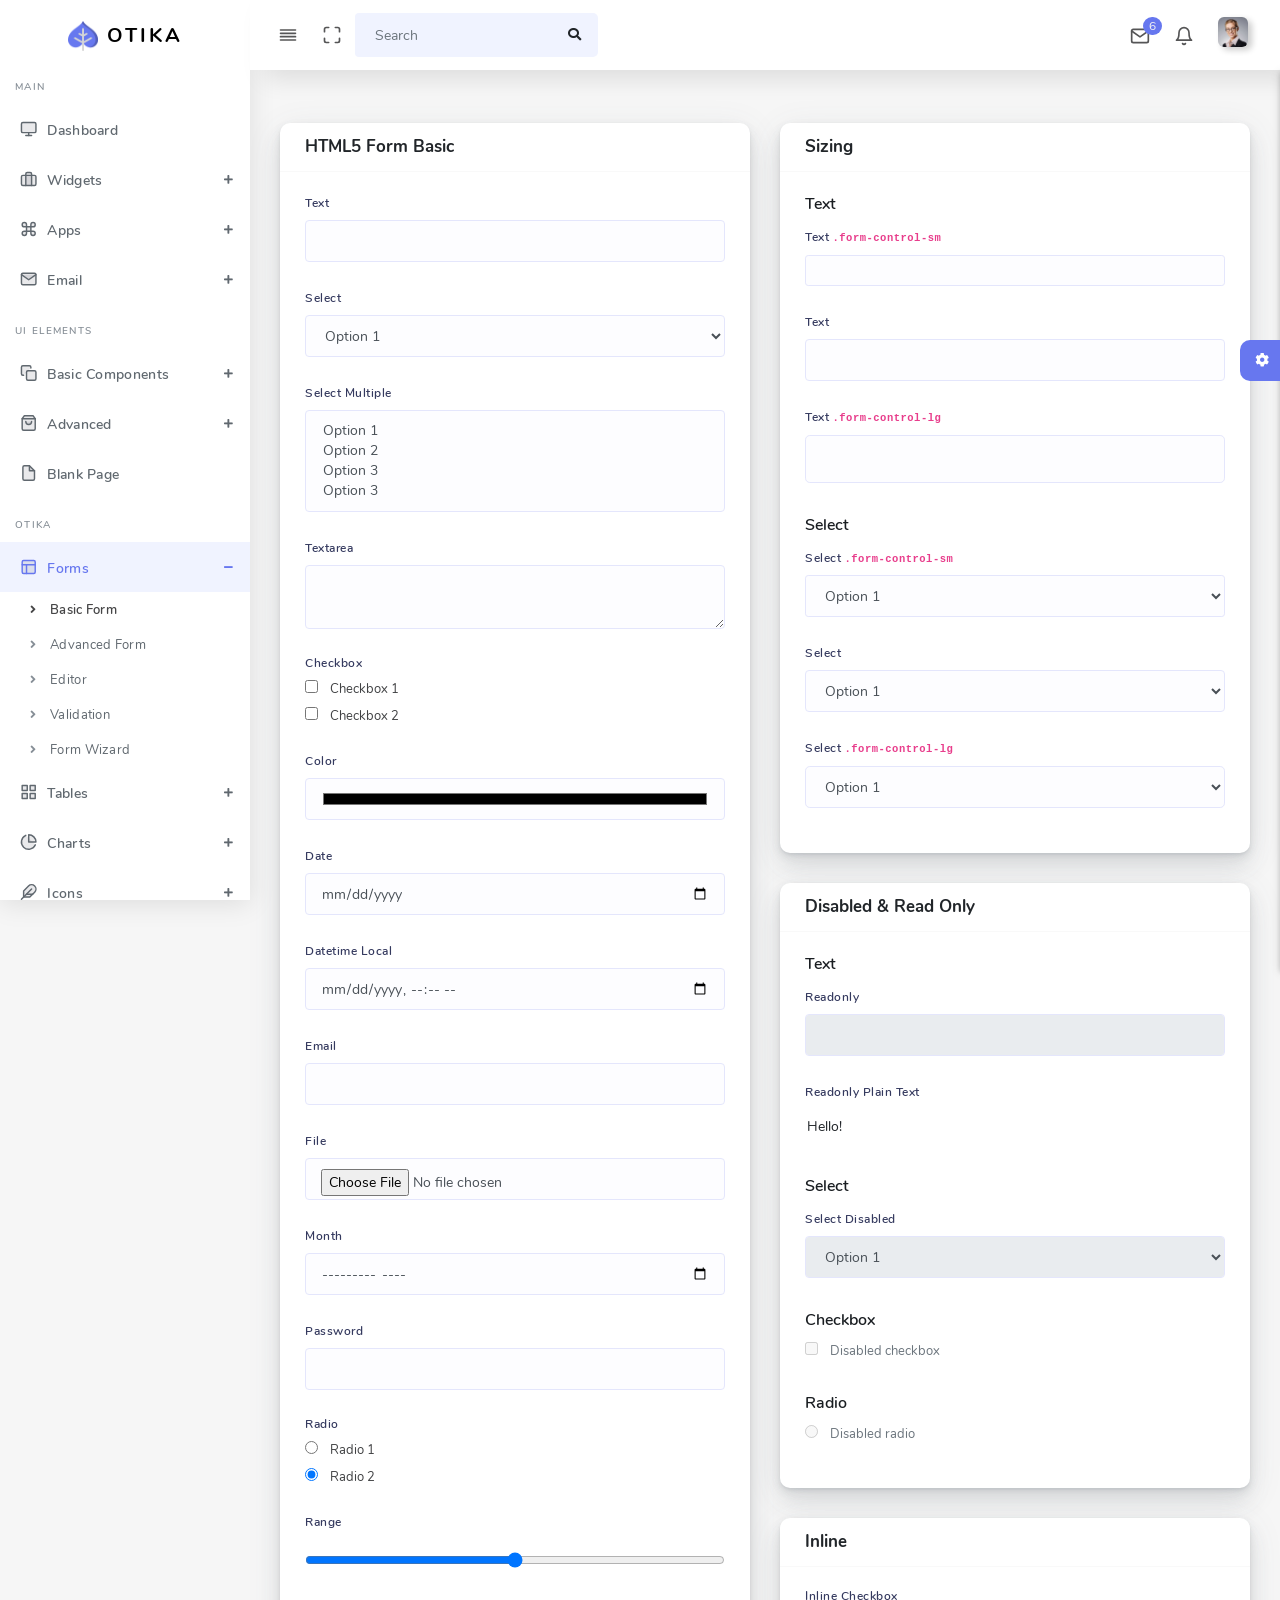
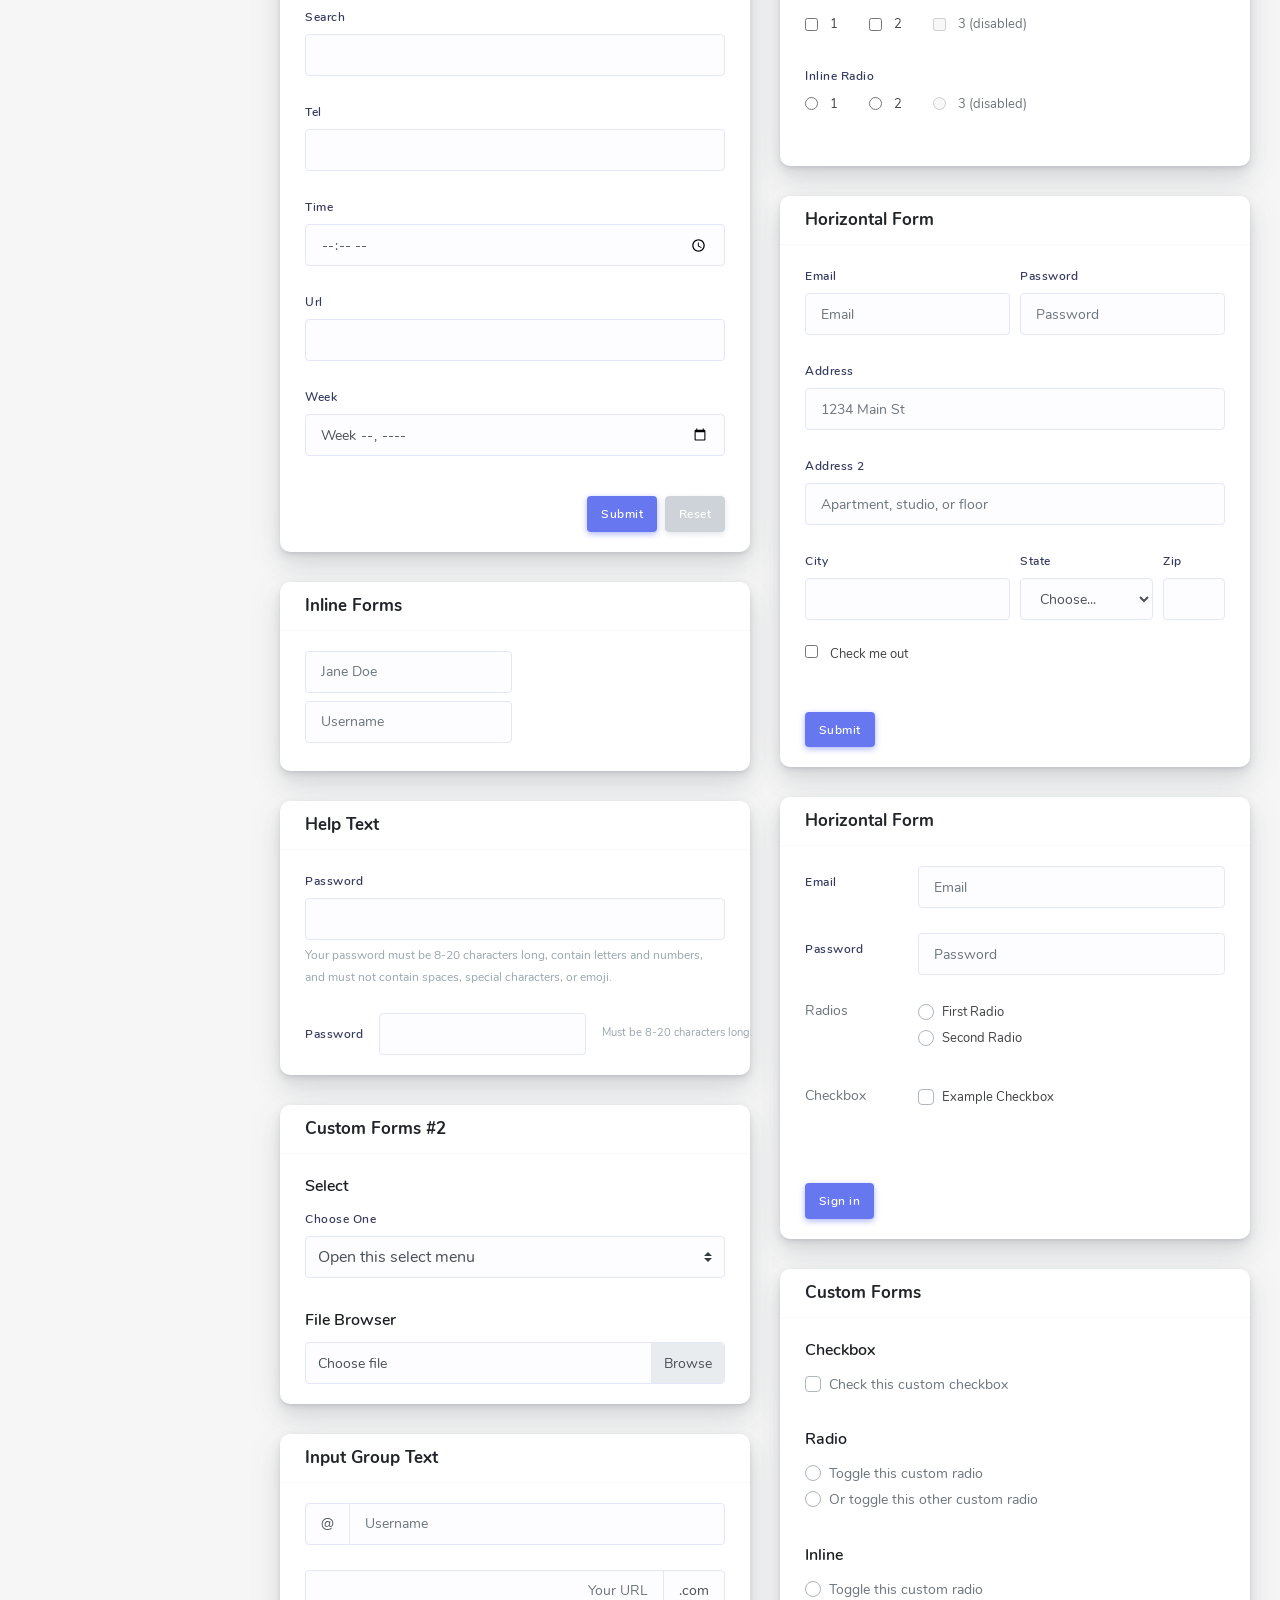
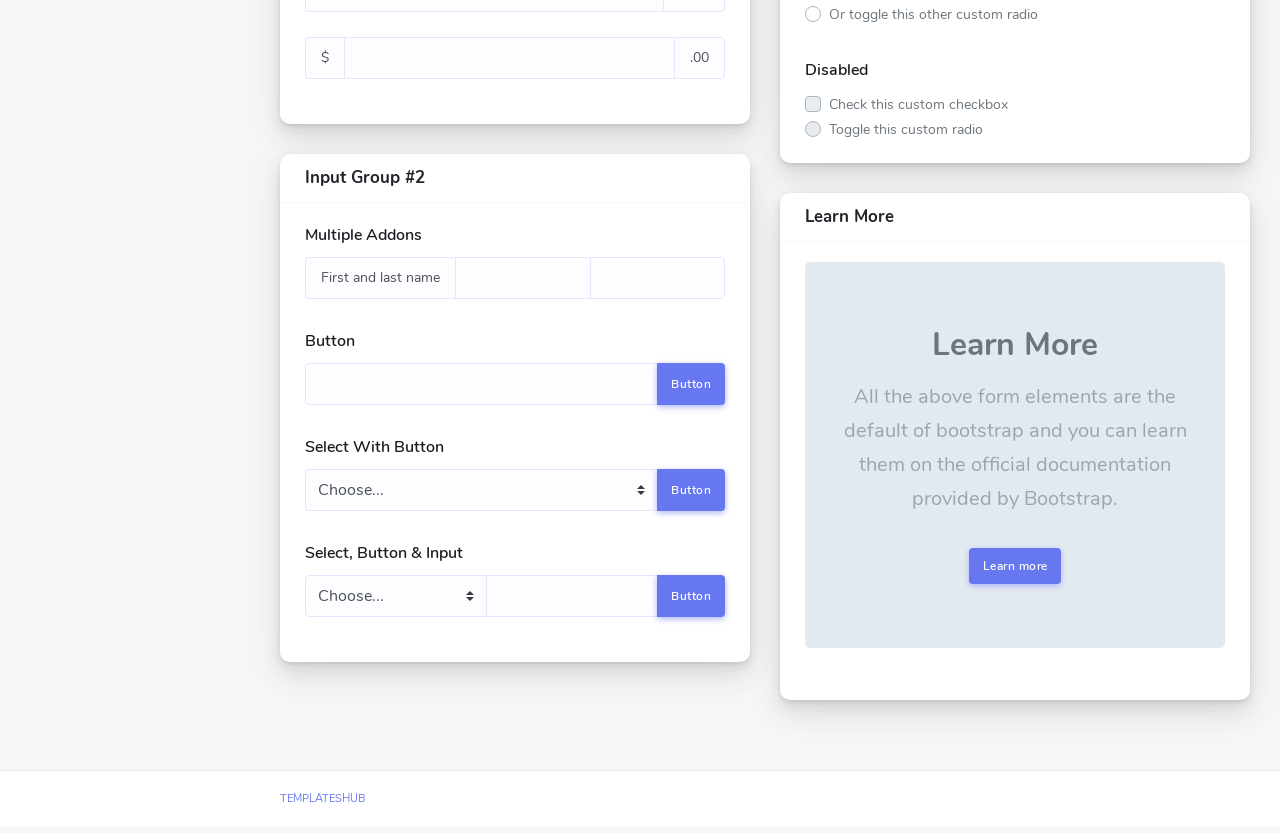
<file: StajProje.WebUI/wwwroot/otika-bootstrap-admin-template/basic-form.html>
<!DOCTYPE html>
<html lang="en">


<!-- basic-form.html  21 Nov 2019 03:54:41 GMT -->
<head>
  <meta charset="UTF-8">
  <meta content="width=device-width, initial-scale=1, maximum-scale=1, shrink-to-fit=no" name="viewport">
  <title>Otika - Admin Dashboard Template</title>
  <!-- General CSS Files -->
  <link rel="stylesheet" href="assets/css/app.min.css">
  <!-- Template CSS -->
  <link rel="stylesheet" href="assets/css/style.css">
  <link rel="stylesheet" href="assets/css/components.css">
  <!-- Custom style CSS -->
  <link rel="stylesheet" href="assets/css/custom.css">
  <link rel='shortcut icon' type='image/x-icon' href='assets/img/favicon.ico' />
</head>

<body>
  <div class="loader"></div>
  <div id="app">
    <div class="main-wrapper main-wrapper-1">
      <div class="navbar-bg"></div>
      <nav class="navbar navbar-expand-lg main-navbar sticky">
        <div class="form-inline mr-auto">
          <ul class="navbar-nav mr-3">
            <li><a href="#" data-toggle="sidebar" class="nav-link nav-link-lg
									collapse-btn"> <i data-feather="align-justify"></i></a></li>
            <li><a href="#" class="nav-link nav-link-lg fullscreen-btn">
                <i data-feather="maximize"></i>
              </a></li>
            <li>
              <form class="form-inline mr-auto">
                <div class="search-element">
                  <input class="form-control" type="search" placeholder="Search" aria-label="Search" data-width="200">
                  <button class="btn" type="submit">
                    <i class="fas fa-search"></i>
                  </button>
                </div>
              </form>
            </li>
          </ul>
        </div>
        <ul class="navbar-nav navbar-right">
          <li class="dropdown dropdown-list-toggle"><a href="#" data-toggle="dropdown"
              class="nav-link nav-link-lg message-toggle"><i data-feather="mail"></i>
              <span class="badge headerBadge1">
                6 </span> </a>
            <div class="dropdown-menu dropdown-list dropdown-menu-right pullDown">
              <div class="dropdown-header">
                Messages
                <div class="float-right">
                  <a href="#">Mark All As Read</a>
                </div>
              </div>
              <div class="dropdown-list-content dropdown-list-message">
                <a href="#" class="dropdown-item"> <span class="dropdown-item-avatar
											text-white"> <img alt="image" src="assets/img/users/user-1.png" class="rounded-circle">
                  </span> <span class="dropdown-item-desc"> <span class="message-user">John
                      Deo</span>
                    <span class="time messege-text">Please check your mail !!</span>
                    <span class="time">2 Min Ago</span>
                  </span>
                </a> <a href="#" class="dropdown-item"> <span class="dropdown-item-avatar text-white">
                    <img alt="image" src="assets/img/users/user-2.png" class="rounded-circle">
                  </span> <span class="dropdown-item-desc"> <span class="message-user">Sarah
                      Smith</span> <span class="time messege-text">Request for leave
                      application</span>
                    <span class="time">5 Min Ago</span>
                  </span>
                </a> <a href="#" class="dropdown-item"> <span class="dropdown-item-avatar text-white">
                    <img alt="image" src="assets/img/users/user-5.png" class="rounded-circle">
                  </span> <span class="dropdown-item-desc"> <span class="message-user">Jacob
                      Ryan</span> <span class="time messege-text">Your payment invoice is
                      generated.</span> <span class="time">12 Min Ago</span>
                  </span>
                </a> <a href="#" class="dropdown-item"> <span class="dropdown-item-avatar text-white">
                    <img alt="image" src="assets/img/users/user-4.png" class="rounded-circle">
                  </span> <span class="dropdown-item-desc"> <span class="message-user">Lina
                      Smith</span> <span class="time messege-text">hii John, I have upload
                      doc
                      related to task.</span> <span class="time">30
                      Min Ago</span>
                  </span>
                </a> <a href="#" class="dropdown-item"> <span class="dropdown-item-avatar text-white">
                    <img alt="image" src="assets/img/users/user-3.png" class="rounded-circle">
                  </span> <span class="dropdown-item-desc"> <span class="message-user">Jalpa
                      Joshi</span> <span class="time messege-text">Please do as specify.
                      Let me
                      know if you have any query.</span> <span class="time">1
                      Days Ago</span>
                  </span>
                </a> <a href="#" class="dropdown-item"> <span class="dropdown-item-avatar text-white">
                    <img alt="image" src="assets/img/users/user-2.png" class="rounded-circle">
                  </span> <span class="dropdown-item-desc"> <span class="message-user">Sarah
                      Smith</span> <span class="time messege-text">Client Requirements</span>
                    <span class="time">2 Days Ago</span>
                  </span>
                </a>
              </div>
              <div class="dropdown-footer text-center">
                <a href="#">View All <i class="fas fa-chevron-right"></i></a>
              </div>
            </div>
          </li>
          <li class="dropdown dropdown-list-toggle"><a href="#" data-toggle="dropdown"
              class="nav-link notification-toggle nav-link-lg"><i data-feather="bell" class="bell"></i>
            </a>
            <div class="dropdown-menu dropdown-list dropdown-menu-right pullDown">
              <div class="dropdown-header">
                Notifications
                <div class="float-right">
                  <a href="#">Mark All As Read</a>
                </div>
              </div>
              <div class="dropdown-list-content dropdown-list-icons">
                <a href="#" class="dropdown-item dropdown-item-unread"> <span
                    class="dropdown-item-icon bg-primary text-white"> <i class="fas
												fa-code"></i>
                  </span> <span class="dropdown-item-desc"> Template update is
                    available now! <span class="time">2 Min
                      Ago</span>
                  </span>
                </a> <a href="#" class="dropdown-item"> <span class="dropdown-item-icon bg-info text-white"> <i class="far
												fa-user"></i>
                  </span> <span class="dropdown-item-desc"> <b>You</b> and <b>Dedik
                      Sugiharto</b> are now friends <span class="time">10 Hours
                      Ago</span>
                  </span>
                </a> <a href="#" class="dropdown-item"> <span class="dropdown-item-icon bg-success text-white"> <i
                      class="fas
												fa-check"></i>
                  </span> <span class="dropdown-item-desc"> <b>Kusnaedi</b> has
                    moved task <b>Fix bug header</b> to <b>Done</b> <span class="time">12
                      Hours
                      Ago</span>
                  </span>
                </a> <a href="#" class="dropdown-item"> <span class="dropdown-item-icon bg-danger text-white"> <i
                      class="fas fa-exclamation-triangle"></i>
                  </span> <span class="dropdown-item-desc"> Low disk space. Let's
                    clean it! <span class="time">17 Hours Ago</span>
                  </span>
                </a> <a href="#" class="dropdown-item"> <span class="dropdown-item-icon bg-info text-white"> <i class="fas
												fa-bell"></i>
                  </span> <span class="dropdown-item-desc"> Welcome to Otika
                    template! <span class="time">Yesterday</span>
                  </span>
                </a>
              </div>
              <div class="dropdown-footer text-center">
                <a href="#">View All <i class="fas fa-chevron-right"></i></a>
              </div>
            </div>
          </li>
          <li class="dropdown"><a href="#" data-toggle="dropdown"
              class="nav-link dropdown-toggle nav-link-lg nav-link-user"> <img alt="image" src="assets/img/user.png"
                class="user-img-radious-style"> <span class="d-sm-none d-lg-inline-block"></span></a>
            <div class="dropdown-menu dropdown-menu-right pullDown">
              <div class="dropdown-title">Hello Sarah Smith</div>
              <a href="profile.html" class="dropdown-item has-icon"> <i class="far
										fa-user"></i> Profile
              </a> <a href="timeline.html" class="dropdown-item has-icon"> <i class="fas fa-bolt"></i>
                Activities
              </a> <a href="#" class="dropdown-item has-icon"> <i class="fas fa-cog"></i>
                Settings
              </a>
              <div class="dropdown-divider"></div>
              <a href="auth-login.html" class="dropdown-item has-icon text-danger"> <i class="fas fa-sign-out-alt"></i>
                Logout
              </a>
            </div>
          </li>
        </ul>
      </nav>
      <div class="main-sidebar sidebar-style-2">
        <aside id="sidebar-wrapper">
          <div class="sidebar-brand">
            <a href="index.html"> <img alt="image" src="assets/img/logo.png" class="header-logo" /> <span
                class="logo-name">Otika</span>
            </a>
          </div>
          <ul class="sidebar-menu">
            <li class="menu-header">Main</li>
            <li class="dropdown">
              <a href="index.html" class="nav-link"><i data-feather="monitor"></i><span>Dashboard</span></a>
            </li>
            <li class="dropdown">
              <a href="#" class="menu-toggle nav-link has-dropdown"><i
                  data-feather="briefcase"></i><span>Widgets</span></a>
              <ul class="dropdown-menu">
                <li><a class="nav-link" href="widget-chart.html">Chart Widgets</a></li>
                <li><a class="nav-link" href="widget-data.html">Data Widgets</a></li>
              </ul>
            </li>
            <li class="dropdown">
              <a href="#" class="menu-toggle nav-link has-dropdown"><i data-feather="command"></i><span>Apps</span></a>
              <ul class="dropdown-menu">
                <li><a class="nav-link" href="chat.html">Chat</a></li>
                <li><a class="nav-link" href="portfolio.html">Portfolio</a></li>
                <li><a class="nav-link" href="blog.html">Blog</a></li>
                <li><a class="nav-link" href="calendar.html">Calendar</a></li>
              </ul>
            </li>
            <li class="dropdown">
              <a href="#" class="menu-toggle nav-link has-dropdown"><i data-feather="mail"></i><span>Email</span></a>
              <ul class="dropdown-menu">
                <li><a class="nav-link" href="email-inbox.html">Inbox</a></li>
                <li><a class="nav-link" href="email-compose.html">Compose</a></li>
                <li><a class="nav-link" href="email-read.html">read</a></li>
              </ul>
            </li>
            <li class="menu-header">UI Elements</li>
            <li class="dropdown">
              <a href="#" class="menu-toggle nav-link has-dropdown"><i data-feather="copy"></i><span>Basic
                  Components</span></a>
              <ul class="dropdown-menu">
                <li><a class="nav-link" href="alert.html">Alert</a></li>
                <li><a class="nav-link" href="badge.html">Badge</a></li>
                <li><a class="nav-link" href="breadcrumb.html">Breadcrumb</a></li>
                <li><a class="nav-link" href="buttons.html">Buttons</a></li>
                <li><a class="nav-link" href="collapse.html">Collapse</a></li>
                <li><a class="nav-link" href="dropdown.html">Dropdown</a></li>
                <li><a class="nav-link" href="checkbox-and-radio.html">Checkbox &amp; Radios</a></li>
                <li><a class="nav-link" href="list-group.html">List Group</a></li>
                <li><a class="nav-link" href="media-object.html">Media Object</a></li>
                <li><a class="nav-link" href="navbar.html">Navbar</a></li>
                <li><a class="nav-link" href="pagination.html">Pagination</a></li>
                <li><a class="nav-link" href="popover.html">Popover</a></li>
                <li><a class="nav-link" href="progress.html">Progress</a></li>
                <li><a class="nav-link" href="tooltip.html">Tooltip</a></li>
                <li><a class="nav-link" href="flags.html">Flag</a></li>
                <li><a class="nav-link" href="typography.html">Typography</a></li>
              </ul>
            </li>
            <li class="dropdown">
              <a href="#" class="menu-toggle nav-link has-dropdown"><i
                  data-feather="shopping-bag"></i><span>Advanced</span></a>
              <ul class="dropdown-menu">
                <li><a class="nav-link" href="avatar.html">Avatar</a></li>
                <li><a class="nav-link" href="card.html">Card</a></li>
                <li><a class="nav-link" href="modal.html">Modal</a></li>
                <li><a class="nav-link" href="sweet-alert.html">Sweet Alert</a></li>
                <li><a class="nav-link" href="toastr.html">Toastr</a></li>
                <li><a class="nav-link" href="empty-state.html">Empty State</a></li>
                <li><a class="nav-link" href="multiple-upload.html">Multiple Upload</a></li>
                <li><a class="nav-link" href="pricing.html">Pricing</a></li>
                <li><a class="nav-link" href="tabs.html">Tab</a></li>
              </ul>
            </li>
            <li><a class="nav-link" href="blank.html"><i data-feather="file"></i><span>Blank Page</span></a></li>
            <li class="menu-header">Otika</li>
            <li class="dropdown active">
              <a href="#" class="menu-toggle nav-link has-dropdown"><i data-feather="layout"></i><span>Forms</span></a>
              <ul class="dropdown-menu">
                <li class="active"><a class="nav-link" href="basic-form.html">Basic Form</a></li>
                <li><a class="nav-link" href="forms-advanced-form.html">Advanced Form</a></li>
                <li><a class="nav-link" href="forms-editor.html">Editor</a></li>
                <li><a class="nav-link" href="forms-validation.html">Validation</a></li>
                <li><a class="nav-link" href="form-wizard.html">Form Wizard</a></li>
              </ul>
            </li>
            <li class="dropdown">
              <a href="#" class="menu-toggle nav-link has-dropdown"><i data-feather="grid"></i><span>Tables</span></a>
              <ul class="dropdown-menu">
                <li><a class="nav-link" href="basic-table.html">Basic Tables</a></li>
                <li><a class="nav-link" href="advance-table.html">Advanced Table</a></li>
                <li><a class="nav-link" href="datatables.html">Datatable</a></li>
                <li><a class="nav-link" href="export-table.html">Export Table</a></li>
                <li><a class="nav-link" href="editable-table.html">Editable Table</a></li>
              </ul>
            </li>
            <li class="dropdown">
              <a href="#" class="menu-toggle nav-link has-dropdown"><i
                  data-feather="pie-chart"></i><span>Charts</span></a>
              <ul class="dropdown-menu">
                <li><a class="nav-link" href="chart-amchart.html">amChart</a></li>
                <li><a class="nav-link" href="chart-apexchart.html">apexchart</a></li>
                <li><a class="nav-link" href="chart-echart.html">eChart</a></li>
                <li><a class="nav-link" href="chart-chartjs.html">Chartjs</a></li>
                <li><a class="nav-link" href="chart-sparkline.html">Sparkline</a></li>
                <li><a class="nav-link" href="chart-morris.html">Morris</a></li>
              </ul>
            </li>
            <li class="dropdown">
              <a href="#" class="menu-toggle nav-link has-dropdown"><i data-feather="feather"></i><span>Icons</span></a>
              <ul class="dropdown-menu">
                <li><a class="nav-link" href="icon-font-awesome.html">Font Awesome</a></li>
                <li><a class="nav-link" href="icon-material.html">Material Design</a></li>
                <li><a class="nav-link" href="icon-ionicons.html">Ion Icons</a></li>
                <li><a class="nav-link" href="icon-feather.html">Feather Icons</a></li>
                <li><a class="nav-link" href="icon-weather-icon.html">Weather Icon</a></li>
              </ul>
            </li>
            <li class="menu-header">Media</li>
            <li class="dropdown">
              <a href="#" class="menu-toggle nav-link has-dropdown"><i data-feather="image"></i><span>Gallery</span></a>
              <ul class="dropdown-menu">
                <li><a class="nav-link" href="light-gallery.html">Light Gallery</a></li>
                <li><a href="gallery1.html">Gallery 2</a></li>
              </ul>
            </li>
            <li class="dropdown">
              <a href="#" class="menu-toggle nav-link has-dropdown"><i data-feather="flag"></i><span>Sliders</span></a>
              <ul class="dropdown-menu">
                <li><a href="carousel.html">Bootstrap Carousel.html</a></li>
                <li><a class="nav-link" href="owl-carousel.html">Owl Carousel</a></li>
              </ul>
            </li>
            <li><a class="nav-link" href="timeline.html"><i data-feather="sliders"></i><span>Timeline</span></a></li>
            <li class="menu-header">Maps</li>
            <li class="dropdown">
              <a href="#" class="menu-toggle nav-link has-dropdown"><i data-feather="map"></i><span>Google
                  Maps</span></a>
              <ul class="dropdown-menu">
                <li><a href="gmaps-advanced-route.html">Advanced Route</a></li>
                <li><a href="gmaps-draggable-marker.html">Draggable Marker</a></li>
                <li><a href="gmaps-geocoding.html">Geocoding</a></li>
                <li><a href="gmaps-geolocation.html">Geolocation</a></li>
                <li><a href="gmaps-marker.html">Marker</a></li>
                <li><a href="gmaps-multiple-marker.html">Multiple Marker</a></li>
                <li><a href="gmaps-route.html">Route</a></li>
                <li><a href="gmaps-simple.html">Simple</a></li>
              </ul>
            </li>
            <li><a class="nav-link" href="vector-map.html"><i data-feather="map-pin"></i><span>Vector
                  Map</span></a></li>
            <li class="menu-header">Pages</li>
            <li class="dropdown">
              <a href="#" class="menu-toggle nav-link has-dropdown"><i
                  data-feather="user-check"></i><span>Auth</span></a>
              <ul class="dropdown-menu">
                <li><a href="auth-login.html">Login</a></li>
                <li><a href="auth-register.html">Register</a></li>
                <li><a href="auth-forgot-password.html">Forgot Password</a></li>
                <li><a href="auth-reset-password.html">Reset Password</a></li>
                <li><a href="subscribe.html">Subscribe</a></li>
              </ul>
            </li>
            <li class="dropdown">
              <a href="#" class="menu-toggle nav-link has-dropdown"><i
                  data-feather="alert-triangle"></i><span>Errors</span></a>
              <ul class="dropdown-menu">
                <li><a class="nav-link" href="errors-503.html">503</a></li>
                <li><a class="nav-link" href="errors-403.html">403</a></li>
                <li><a class="nav-link" href="errors-404.html">404</a></li>
                <li><a class="nav-link" href="errors-500.html">500</a></li>
              </ul>
            </li>
            <li class="dropdown">
              <a href="#" class="menu-toggle nav-link has-dropdown"><i data-feather="anchor"></i><span>Other
                  Pages</span></a>
              <ul class="dropdown-menu">
                <li><a class="nav-link" href="create-post.html">Create Post</a></li>
                <li><a class="nav-link" href="posts.html">Posts</a></li>
                <li><a class="nav-link" href="profile.html">Profile</a></li>
                <li><a class="nav-link" href="contact.html">Contact</a></li>
                <li><a class="nav-link" href="invoice.html">Invoice</a></li>
              </ul>
            </li>
            <li class="dropdown">
              <a href="#" class="menu-toggle nav-link has-dropdown"><i
                  data-feather="chevrons-down"></i><span>Multilevel</span></a>
              <ul class="dropdown-menu">
                <li><a href="#">Menu 1</a></li>
                <li class="dropdown">
                  <a href="#" class="has-dropdown">Menu 2</a>
                  <ul class="dropdown-menu">
                    <li><a href="#">Child Menu 1</a></li>
                    <li class="dropdown">
                      <a href="#" class="has-dropdown">Child Menu 2</a>
                      <ul class="dropdown-menu">
                        <li><a href="#">Child Menu 1</a></li>
                        <li><a href="#">Child Menu 2</a></li>
                      </ul>
                    </li>
                    <li><a href="#"> Child Menu 3</a></li>
                  </ul>
                </li>
              </ul>
            </li>
          </ul>
        </aside>
      </div>
      <!-- Main Content -->
      <div class="main-content">
        <section class="section">
          <div class="section-body">
            <div class="row">
              <div class="col-12 col-md-6 col-lg-6">
                <div class="card">
                  <div class="card-header">
                    <h4>HTML5 Form Basic</h4>
                  </div>
                  <div class="card-body">
                    <div class="form-group">
                      <label>Text</label>
                      <input type="text" class="form-control">
                    </div>
                    <div class="form-group">
                      <label>Select</label>
                      <select class="form-control">
                        <option>Option 1</option>
                        <option>Option 2</option>
                        <option>Option 3</option>
                      </select>
                    </div>
                    <div class="form-group">
                      <label>Select Multiple</label>
                      <select class="form-control" multiple="" data-height="100%">
                        <option>Option 1</option>
                        <option>Option 2</option>
                        <option>Option 3</option>
                        <option>Option 3</option>
                      </select>
                    </div>
                    <div class="form-group">
                      <label>Textarea</label>
                      <textarea class="form-control"></textarea>
                    </div>
                    <div class="form-group">
                      <label class="d-block">Checkbox</label>
                      <div class="form-check">
                        <input class="form-check-input" type="checkbox" id="defaultCheck1">
                        <label class="form-check-label" for="defaultCheck1">
                          Checkbox 1
                        </label>
                      </div>
                      <div class="form-check">
                        <input class="form-check-input" type="checkbox" id="defaultCheck3">
                        <label class="form-check-label" for="defaultCheck3">
                          Checkbox 2
                        </label>
                      </div>
                    </div>
                    <div class="form-group">
                      <label>Color</label>
                      <input type="color" class="form-control">
                    </div>
                    <div class="form-group">
                      <label>Date</label>
                      <input type="date" class="form-control">
                    </div>
                    <div class="form-group">
                      <label>Datetime Local</label>
                      <input type="datetime-local" class="form-control">
                    </div>
                    <div class="form-group">
                      <label>Email</label>
                      <input type="email" class="form-control">
                    </div>
                    <div class="form-group">
                      <label>File</label>
                      <input type="file" class="form-control">
                    </div>
                    <div class="form-group">
                      <label>Month</label>
                      <input type="month" class="form-control">
                    </div>
                    <div class="form-group">
                      <label>Password</label>
                      <input type="password" class="form-control">
                    </div>
                    <div class="form-group">
                      <label class="d-block">Radio</label>
                      <div class="form-check">
                        <input class="form-check-input" type="radio" name="exampleRadios" id="exampleRadios1" checked>
                        <label class="form-check-label" for="exampleRadios1">
                          Radio 1
                        </label>
                      </div>
                      <div class="form-check">
                        <input class="form-check-input" type="radio" name="exampleRadios" id="exampleRadios2" checked>
                        <label class="form-check-label" for="exampleRadios2">
                          Radio 2
                        </label>
                      </div>
                    </div>
                    <div class="form-group">
                      <label>Range</label>
                      <input type="range" class="form-control">
                    </div>
                    <div class="form-group">
                      <label>Search</label>
                      <input type="search" class="form-control">
                    </div>
                    <div class="form-group">
                      <label>Tel</label>
                      <input type="tel" class="form-control">
                    </div>
                    <div class="form-group">
                      <label>Time</label>
                      <input type="time" class="form-control">
                    </div>
                    <div class="form-group">
                      <label>Url</label>
                      <input type="url" class="form-control">
                    </div>
                    <div class="form-group mb-0">
                      <label>Week</label>
                      <input type="week" class="form-control">
                    </div>
                  </div>
                  <div class="card-footer text-right">
                    <button class="btn btn-primary mr-1" type="submit">Submit</button>
                    <button class="btn btn-secondary" type="reset">Reset</button>
                  </div>
                </div>
                <div class="card">
                  <div class="card-header">
                    <h4>Inline Forms</h4>
                  </div>
                  <div class="card-body">
                    <form class="form-inline">
                      <label class="sr-only" for="inlineFormInputName2">Name</label>
                      <input type="text" class="form-control mb-2 mr-sm-2" id="inlineFormInputName2"
                        placeholder="Jane Doe">
                      <label class="sr-only" for="inlineFormInputGroupUsername2">Username</label>
                      <div class="input-group mb-2 mr-sm-2">
                        <input type="text" class="form-control" id="inlineFormInputGroupUsername2"
                          placeholder="Username">
                      </div>
                    </form>
                  </div>
                </div>
                <div class="card">
                  <div class="card-header">
                    <h4>Help Text</h4>
                  </div>
                  <div class="card-body">
                    <div class="form-group">
                      <label for="inputPassword5">Password</label>
                      <input type="password" id="inputPassword5" class="form-control"
                        aria-describedby="passwordHelpBlock">
                      <small id="passwordHelpBlock" class="form-text text-muted">
                        Your password must be 8-20 characters long, contain letters and numbers, and must not contain
                        spaces, special characters, or emoji.
                      </small>
                    </div>
                    <div class="form-inline">
                      <div class="form-group">
                        <label for="inputPassword6">Password</label>
                        <input type="password" id="inputPassword6" class="form-control mx-sm-3"
                          aria-describedby="passwordHelpInline">
                        <small id="passwordHelpInline" class="text-muted">
                          Must be 8-20 characters long.
                        </small>
                      </div>
                    </div>
                  </div>
                </div>
                <div class="card">
                  <div class="card-header">
                    <h4>Custom Forms #2</h4>
                  </div>
                  <div class="card-body">
                    <div class="section-title mt-0">Select</div>
                    <div class="form-group">
                      <label>Choose One</label>
                      <select class="custom-select">
                        <option selected>Open this select menu</option>
                        <option value="1">One</option>
                        <option value="2">Two</option>
                        <option value="3">Three</option>
                      </select>
                    </div>
                    <div class="section-title">File Browser</div>
                    <div class="custom-file">
                      <input type="file" class="custom-file-input" id="customFile">
                      <label class="custom-file-label" for="customFile">Choose file</label>
                    </div>
                  </div>
                </div>
                <div class="card">
                  <div class="card-header">
                    <h4>Input Group Text</h4>
                  </div>
                  <div class="card-body">
                    <div class="form-group">
                      <div class="input-group mb-2">
                        <div class="input-group-prepend">
                          <div class="input-group-text">@</div>
                        </div>
                        <input type="text" class="form-control" id="inlineFormInputGroup" placeholder="Username">
                      </div>
                    </div>
                    <div class="form-group">
                      <div class="input-group mb-2">
                        <input type="text" class="form-control text-right" id="inlineFormInputGroup2"
                          placeholder="Your URL">
                        <div class="input-group-append">
                          <div class="input-group-text">.com</div>
                        </div>
                      </div>
                    </div>
                    <div class="form-group">
                      <div class="input-group mb-3">
                        <div class="input-group-prepend">
                          <span class="input-group-text">$</span>
                        </div>
                        <input type="text" class="form-control" aria-label="Amount (to the nearest dollar)">
                        <div class="input-group-append">
                          <span class="input-group-text">.00</span>
                        </div>
                      </div>
                    </div>
                  </div>
                </div>
                <div class="card">
                  <div class="card-header">
                    <h4>Input Group #2</h4>
                  </div>
                  <div class="card-body">
                    <div class="section-title mt-0">Multiple Addons</div>
                    <div class="form-group">
                      <div class="input-group">
                        <div class="input-group-prepend">
                          <span class="input-group-text">First and last name</span>
                        </div>
                        <input type="text" class="form-control">
                        <input type="text" class="form-control">
                      </div>
                    </div>
                    <div class="section-title">Button</div>
                    <div class="form-group">
                      <div class="input-group mb-3">
                        <input type="text" class="form-control" placeholder="" aria-label="">
                        <div class="input-group-append">
                          <button class="btn btn-primary" type="button">Button</button>
                        </div>
                      </div>
                    </div>
                    <div class="section-title">Select With Button</div>
                    <div class="form-group">
                      <div class="input-group">
                        <select class="custom-select" id="inputGroupSelect04">
                          <option selected>Choose...</option>
                          <option value="1">One</option>
                          <option value="2">Two</option>
                          <option value="3">Three</option>
                        </select>
                        <div class="input-group-append">
                          <button class="btn btn-primary" type="button">Button</button>
                        </div>
                      </div>
                    </div>
                    <div class="section-title">Select, Button &amp; Input</div>
                    <div class="form-group">
                      <div class="input-group">
                        <select class="custom-select" id="inputGroupSelect05">
                          <option selected>Choose...</option>
                          <option value="1">One</option>
                          <option value="2">Two</option>
                          <option value="3">Three</option>
                        </select>
                        <input type="text" class="form-control">
                        <div class="input-group-append">
                          <button class="btn btn-primary" type="button">Button</button>
                        </div>
                      </div>
                    </div>
                  </div>
                </div>
              </div>
              <div class="col-12 col-md-6 col-lg-6">
                <div class="card">
                  <div class="card-header">
                    <h4>Sizing</h4>
                  </div>
                  <div class="card-body">
                    <div class="section-title mt-0">Text</div>
                    <div class="form-group">
                      <label>Text <code>.form-control-sm</code></label>
                      <input type="text" class="form-control form-control-sm">
                    </div>
                    <div class="form-group">
                      <label>Text</label>
                      <input type="text" class="form-control">
                    </div>
                    <div class="form-group">
                      <label>Text <code>.form-control-lg</code></label>
                      <input type="text" class="form-control form-control-lg">
                    </div>
                    <div class="section-title">Select</div>
                    <div class="form-group">
                      <label>Select <code>.form-control-sm</code></label>
                      <select class="form-control form-control-sm">
                        <option>Option 1</option>
                        <option>Option 2</option>
                        <option>Option 3</option>
                      </select>
                    </div>
                    <div class="form-group">
                      <label>Select</label>
                      <select class="form-control">
                        <option>Option 1</option>
                        <option>Option 2</option>
                        <option>Option 3</option>
                      </select>
                    </div>
                    <div class="form-group">
                      <label>Select <code>.form-control-lg</code></label>
                      <select class="form-control form-control-lg">
                        <option>Option 1</option>
                        <option>Option 2</option>
                        <option>Option 3</option>
                      </select>
                    </div>
                  </div>
                </div>
                <div class="card">
                  <div class="card-header">
                    <h4>Disabled &amp; Read Only</h4>
                  </div>
                  <div class="card-body">
                    <div class="section-title mt-0">Text</div>
                    <div class="form-group">
                      <label>Readonly</label>
                      <input type="text" class="form-control" readonly="">
                    </div>
                    <div class="form-group">
                      <label>Readonly Plain Text</label>
                      <input type="text" class="form-control-plaintext" readonly="" value="Hello!">
                    </div>
                    <div class="section-title">Select</div>
                    <div class="form-group">
                      <label>Select Disabled</label>
                      <select class="form-control" disabled="">
                        <option>Option 1</option>
                        <option>Option 2</option>
                        <option>Option 3</option>
                      </select>
                    </div>
                    <div class="section-title">Checkbox</div>
                    <div class="form-group">
                      <div class="form-check">
                        <input class="form-check-input" type="checkbox" value="" id="defaultCheck2" disabled>
                        <label class="form-check-label" for="defaultCheck2">
                          Disabled checkbox
                        </label>
                      </div>
                    </div>
                    <div class="section-title">Radio</div>
                    <div class="form-group">
                      <div class="form-check">
                        <input class="form-check-input" type="radio" value="" id="radioDisabled" disabled>
                        <label class="form-check-label" for="radioDisabled">
                          Disabled radio
                        </label>
                      </div>
                    </div>
                  </div>
                </div>
                <div class="card">
                  <div class="card-header">
                    <h4>Inline</h4>
                  </div>
                  <div class="card-body">
                    <div class="form-group">
                      <label class="d-block">Inline Checkbox</label>
                      <div class="form-check form-check-inline">
                        <input class="form-check-input" type="checkbox" id="inlineCheckbox1" value="option1">
                        <label class="form-check-label" for="inlineCheckbox1">1</label>
                      </div>
                      <div class="form-check form-check-inline">
                        <input class="form-check-input" type="checkbox" id="inlineCheckbox2" value="option2">
                        <label class="form-check-label" for="inlineCheckbox2">2</label>
                      </div>
                      <div class="form-check form-check-inline">
                        <input class="form-check-input" type="checkbox" id="inlineCheckbox3" value="option3" disabled>
                        <label class="form-check-label" for="inlineCheckbox3">3 (disabled)</label>
                      </div>
                    </div>
                    <div class="form-group">
                      <label class="d-block">Inline Radio</label>
                      <div class="form-check form-check-inline">
                        <input class="form-check-input" type="radio" id="inlineradio1" value="option1">
                        <label class="form-check-label" for="inlineradio1">1</label>
                      </div>
                      <div class="form-check form-check-inline">
                        <input class="form-check-input" type="radio" id="inlineradio2" value="option2">
                        <label class="form-check-label" for="inlineradio2">2</label>
                      </div>
                      <div class="form-check form-check-inline">
                        <input class="form-check-input" type="radio" id="inlineradio3" value="option3" disabled>
                        <label class="form-check-label" for="inlineCheckbox3">3 (disabled)</label>
                      </div>
                    </div>
                  </div>
                </div>
                <div class="card">
                  <div class="card-header">
                    <h4>Horizontal Form</h4>
                  </div>
                  <div class="card-body">
                    <div class="form-row">
                      <div class="form-group col-md-6">
                        <label for="inputEmail4">Email</label>
                        <input type="email" class="form-control" id="inputEmail4" placeholder="Email">
                      </div>
                      <div class="form-group col-md-6">
                        <label for="inputPassword4">Password</label>
                        <input type="password" class="form-control" id="inputPassword4" placeholder="Password">
                      </div>
                    </div>
                    <div class="form-group">
                      <label for="inputAddress">Address</label>
                      <input type="text" class="form-control" id="inputAddress" placeholder="1234 Main St">
                    </div>
                    <div class="form-group">
                      <label for="inputAddress2">Address 2</label>
                      <input type="text" class="form-control" id="inputAddress2"
                        placeholder="Apartment, studio, or floor">
                    </div>
                    <div class="form-row">
                      <div class="form-group col-md-6">
                        <label for="inputCity">City</label>
                        <input type="text" class="form-control" id="inputCity">
                      </div>
                      <div class="form-group col-md-4">
                        <label for="inputState">State</label>
                        <select id="inputState" class="form-control">
                          <option selected>Choose...</option>
                          <option>...</option>
                        </select>
                      </div>
                      <div class="form-group col-md-2">
                        <label for="inputZip">Zip</label>
                        <input type="text" class="form-control" id="inputZip">
                      </div>
                    </div>
                    <div class="form-group mb-0">
                      <div class="form-check">
                        <input class="form-check-input" type="checkbox" id="gridCheck">
                        <label class="form-check-label" for="gridCheck">
                          Check me out
                        </label>
                      </div>
                    </div>
                  </div>
                  <div class="card-footer">
                    <button class="btn btn-primary">Submit</button>
                  </div>
                </div>
                <div class="card">
                  <div class="card-header">
                    <h4>Horizontal Form</h4>
                  </div>
                  <div class="card-body">
                    <div class="form-group row">
                      <label for="inputEmail3" class="col-sm-3 col-form-label">Email</label>
                      <div class="col-sm-9">
                        <input type="email" class="form-control" id="inputEmail3" placeholder="Email">
                      </div>
                    </div>
                    <div class="form-group row">
                      <label for="inputPassword3" class="col-sm-3 col-form-label">Password</label>
                      <div class="col-sm-9">
                        <input type="password" class="form-control" id="inputPassword3" placeholder="Password">
                      </div>
                    </div>
                    <fieldset class="form-group">
                      <div class="row">
                        <div class="col-form-label col-sm-3 pt-0">Radios</div>
                        <div class="col-sm-9">
                          <div class="form-check">
                            <div class="custom-control custom-radio">
                              <input type="radio" id="customRadio3" name="customRadio" class="custom-control-input">
                              <label class="custom-control-label" for="customRadio3">First Radio</label>
                            </div>
                            <div class="custom-control custom-radio">
                              <input type="radio" id="customRadio2" name="customRadio" class="custom-control-input">
                              <label class="custom-control-label" for="customRadio2">Second Radio</label>
                            </div>
                          </div>
                        </div>
                      </div>
                    </fieldset>
                    <div class="form-group row">
                      <div class="col-sm-3">Checkbox</div>
                      <div class="col-sm-9">
                        <div class="form-check">
                          <div class="custom-control custom-checkbox">
                            <input type="checkbox" class="custom-control-input" id="customCheck2">
                            <label class="custom-control-label" for="customCheck2">Example Checkbox</label>
                          </div>
                        </div>
                      </div>
                    </div>
                  </div>
                  <div class="card-footer">
                    <button type="submit" class="btn btn-primary">Sign in</button>
                  </div>
                </div>
                <div class="card">
                  <div class="card-header">
                    <h4>Custom Forms</h4>
                  </div>
                  <div class="card-body">
                    <div class="section-title mt-0">Checkbox</div>
                    <div class="custom-control custom-checkbox">
                      <input type="checkbox" class="custom-control-input" id="customCheck1">
                      <label class="custom-control-label" for="customCheck1">Check this custom checkbox</label>
                    </div>
                    <div class="section-title">Radio</div>
                    <div class="custom-control custom-radio">
                      <input type="radio" id="customRadio1" name="customRadio" class="custom-control-input">
                      <label class="custom-control-label" for="customRadio1">Toggle this custom radio</label>
                    </div>
                    <div class="custom-control custom-radio">
                      <input type="radio" id="customRadio4" name="customRadio" class="custom-control-input">
                      <label class="custom-control-label" for="customRadio4">Or toggle this other custom radio</label>
                    </div>
                    <div class="section-title">Inline</div>
                    <div class="custom-control custom-radio custom-control-inline">
                      <input type="radio" id="customRadioInline1" name="customRadioInline1"
                        class="custom-control-input">
                      <label class="custom-control-label" for="customRadioInline1">Toggle this custom radio</label>
                    </div>
                    <div class="custom-control custom-radio custom-control-inline">
                      <input type="radio" id="customRadioInline2" name="customRadioInline1"
                        class="custom-control-input">
                      <label class="custom-control-label" for="customRadioInline2">Or toggle this other custom
                        radio</label>
                    </div>
                    <div class="section-title">Disabled</div>
                    <div class="custom-control custom-checkbox">
                      <input type="checkbox" class="custom-control-input" id="customCheckDisabled" disabled>
                      <label class="custom-control-label" for="customCheckDisabled">Check this custom checkbox</label>
                    </div>
                    <div class="custom-control custom-radio">
                      <input type="radio" name="radioDisabled" class="custom-control-input" disabled>
                      <label class="custom-control-label">Toggle this custom radio</label>
                    </div>
                  </div>
                </div>
                <div class="card">
                  <div class="card-header">
                    <h4>Learn More</h4>
                  </div>
                  <div class="card-body">
                    <div class="jumbotron text-center">
                      <h2>Learn More</h2>
                      <p class="lead text-muted mt-3">All the above form elements are the default of bootstrap and you
                        can learn them on the official documentation provided by Bootstrap.</p>
                      <a class="btn btn-primary mt-3" href="https://getbootstrap.com/docs/4.0/components/forms/"
                        target="_blank" role="button">Learn more</a>
                    </div>
                  </div>
                </div>
              </div>
            </div>
          </div>
        </section>
        <div class="settingSidebar">
          <a href="javascript:void(0)" class="settingPanelToggle"> <i class="fa fa-spin fa-cog"></i>
          </a>
          <div class="settingSidebar-body ps-container ps-theme-default">
            <div class=" fade show active">
              <div class="setting-panel-header">Setting Panel
              </div>
              <div class="p-15 border-bottom">
                <h6 class="font-medium m-b-10">Select Layout</h6>
                <div class="selectgroup layout-color w-50">
                  <label class="selectgroup-item">
                    <input type="radio" name="value" value="1" class="selectgroup-input-radio select-layout" checked>
                    <span class="selectgroup-button">Light</span>
                  </label>
                  <label class="selectgroup-item">
                    <input type="radio" name="value" value="2" class="selectgroup-input-radio select-layout">
                    <span class="selectgroup-button">Dark</span>
                  </label>
                </div>
              </div>
              <div class="p-15 border-bottom">
                <h6 class="font-medium m-b-10">Sidebar Color</h6>
                <div class="selectgroup selectgroup-pills sidebar-color">
                  <label class="selectgroup-item">
                    <input type="radio" name="icon-input" value="1" class="selectgroup-input select-sidebar">
                    <span class="selectgroup-button selectgroup-button-icon" data-toggle="tooltip"
                      data-original-title="Light Sidebar"><i class="fas fa-sun"></i></span>
                  </label>
                  <label class="selectgroup-item">
                    <input type="radio" name="icon-input" value="2" class="selectgroup-input select-sidebar" checked>
                    <span class="selectgroup-button selectgroup-button-icon" data-toggle="tooltip"
                      data-original-title="Dark Sidebar"><i class="fas fa-moon"></i></span>
                  </label>
                </div>
              </div>
              <div class="p-15 border-bottom">
                <h6 class="font-medium m-b-10">Color Theme</h6>
                <div class="theme-setting-options">
                  <ul class="choose-theme list-unstyled mb-0">
                    <li title="white" class="active">
                      <div class="white"></div>
                    </li>
                    <li title="cyan">
                      <div class="cyan"></div>
                    </li>
                    <li title="black">
                      <div class="black"></div>
                    </li>
                    <li title="purple">
                      <div class="purple"></div>
                    </li>
                    <li title="orange">
                      <div class="orange"></div>
                    </li>
                    <li title="green">
                      <div class="green"></div>
                    </li>
                    <li title="red">
                      <div class="red"></div>
                    </li>
                  </ul>
                </div>
              </div>
              <div class="p-15 border-bottom">
                <div class="theme-setting-options">
                  <label class="m-b-0">
                    <input type="checkbox" name="custom-switch-checkbox" class="custom-switch-input"
                      id="mini_sidebar_setting">
                    <span class="custom-switch-indicator"></span>
                    <span class="control-label p-l-10">Mini Sidebar</span>
                  </label>
                </div>
              </div>
              <div class="p-15 border-bottom">
                <div class="theme-setting-options">
                  <label class="m-b-0">
                    <input type="checkbox" name="custom-switch-checkbox" class="custom-switch-input"
                      id="sticky_header_setting">
                    <span class="custom-switch-indicator"></span>
                    <span class="control-label p-l-10">Sticky Header</span>
                  </label>
                </div>
              </div>
              <div class="mt-4 mb-4 p-3 align-center rt-sidebar-last-ele">
                <a href="#" class="btn btn-icon icon-left btn-primary btn-restore-theme">
                  <i class="fas fa-undo"></i> Restore Default
                </a>
              </div>
            </div>
          </div>
        </div>
      </div>
      <footer class="main-footer">
        <div class="footer-left">
          <a href="templateshub.net">Templateshub</a></a>
        </div>
        <div class="footer-right">
        </div>
      </footer>
    </div>
  </div>
  <!-- General JS Scripts -->
  <script src="assets/js/app.min.js"></script>
  <!-- JS Libraies -->
  <!-- Page Specific JS File -->
  <!-- Template JS File -->
  <script src="assets/js/scripts.js"></script>
  <!-- Custom JS File -->
  <script src="assets/js/custom.js"></script>
</body>


<!-- basic-form.html  21 Nov 2019 03:54:41 GMT -->
</html>
</file>
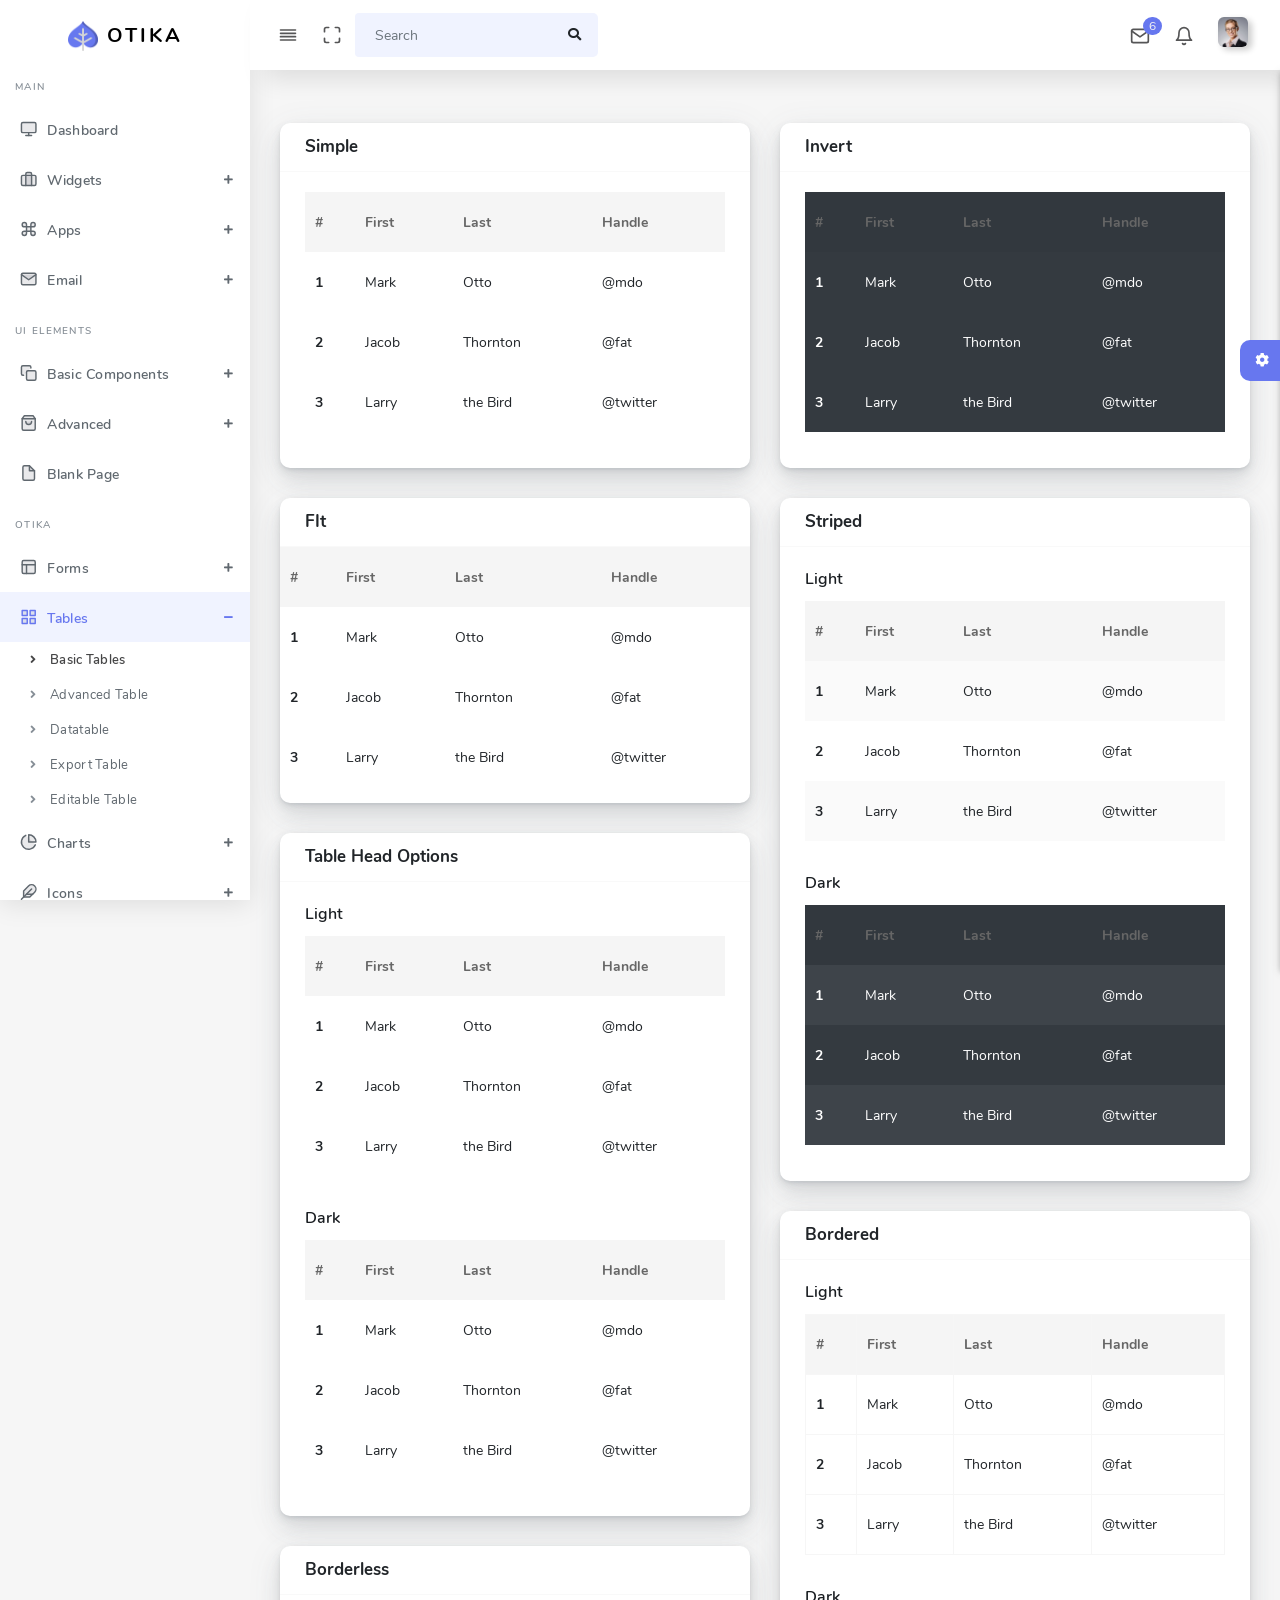
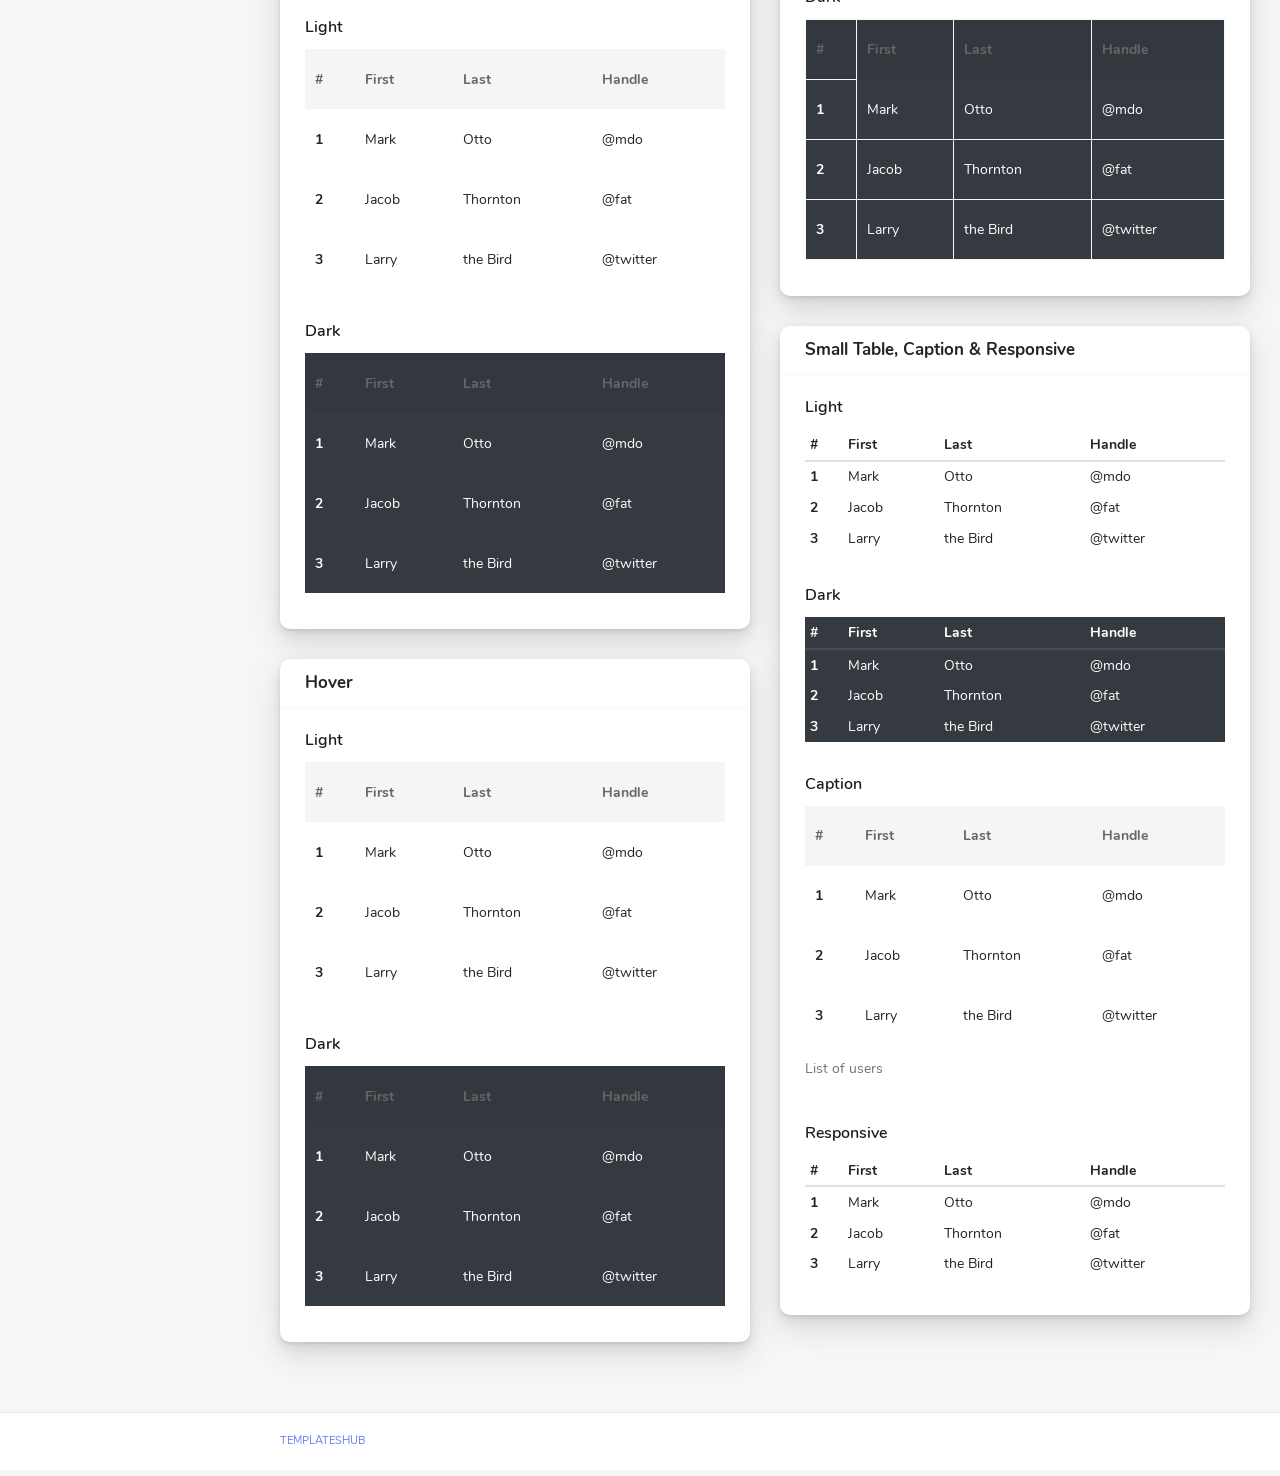
<file: StajProje.WebUI/wwwroot/otika-bootstrap-admin-template/basic-table.html>
<!DOCTYPE html>
<html lang="en">


<!-- basic-table.html  21 Nov 2019 03:55:20 GMT -->
<head>
  <meta charset="UTF-8">
  <meta content="width=device-width, initial-scale=1, maximum-scale=1, shrink-to-fit=no" name="viewport">
  <title>Otika - Admin Dashboard Template</title>
  <!-- General CSS Files -->
  <link rel="stylesheet" href="assets/css/app.min.css">
  <!-- Template CSS -->
  <link rel="stylesheet" href="assets/css/style.css">
  <link rel="stylesheet" href="assets/css/components.css">
  <!-- Custom style CSS -->
  <link rel="stylesheet" href="assets/css/custom.css">
  <link rel='shortcut icon' type='image/x-icon' href='assets/img/favicon.ico' />
</head>

<body>
  <div class="loader"></div>
  <div id="app">
    <div class="main-wrapper main-wrapper-1">
      <div class="navbar-bg"></div>
      <nav class="navbar navbar-expand-lg main-navbar sticky">
        <div class="form-inline mr-auto">
          <ul class="navbar-nav mr-3">
            <li><a href="#" data-toggle="sidebar" class="nav-link nav-link-lg
									collapse-btn"> <i data-feather="align-justify"></i></a></li>
            <li><a href="#" class="nav-link nav-link-lg fullscreen-btn">
                <i data-feather="maximize"></i>
              </a></li>
            <li>
              <form class="form-inline mr-auto">
                <div class="search-element">
                  <input class="form-control" type="search" placeholder="Search" aria-label="Search" data-width="200">
                  <button class="btn" type="submit">
                    <i class="fas fa-search"></i>
                  </button>
                </div>
              </form>
            </li>
          </ul>
        </div>
        <ul class="navbar-nav navbar-right">
          <li class="dropdown dropdown-list-toggle"><a href="#" data-toggle="dropdown"
              class="nav-link nav-link-lg message-toggle"><i data-feather="mail"></i>
              <span class="badge headerBadge1">
                6 </span> </a>
            <div class="dropdown-menu dropdown-list dropdown-menu-right pullDown">
              <div class="dropdown-header">
                Messages
                <div class="float-right">
                  <a href="#">Mark All As Read</a>
                </div>
              </div>
              <div class="dropdown-list-content dropdown-list-message">
                <a href="#" class="dropdown-item"> <span class="dropdown-item-avatar
											text-white"> <img alt="image" src="assets/img/users/user-1.png" class="rounded-circle">
                  </span> <span class="dropdown-item-desc"> <span class="message-user">John
                      Deo</span>
                    <span class="time messege-text">Please check your mail !!</span>
                    <span class="time">2 Min Ago</span>
                  </span>
                </a> <a href="#" class="dropdown-item"> <span class="dropdown-item-avatar text-white">
                    <img alt="image" src="assets/img/users/user-2.png" class="rounded-circle">
                  </span> <span class="dropdown-item-desc"> <span class="message-user">Sarah
                      Smith</span> <span class="time messege-text">Request for leave
                      application</span>
                    <span class="time">5 Min Ago</span>
                  </span>
                </a> <a href="#" class="dropdown-item"> <span class="dropdown-item-avatar text-white">
                    <img alt="image" src="assets/img/users/user-5.png" class="rounded-circle">
                  </span> <span class="dropdown-item-desc"> <span class="message-user">Jacob
                      Ryan</span> <span class="time messege-text">Your payment invoice is
                      generated.</span> <span class="time">12 Min Ago</span>
                  </span>
                </a> <a href="#" class="dropdown-item"> <span class="dropdown-item-avatar text-white">
                    <img alt="image" src="assets/img/users/user-4.png" class="rounded-circle">
                  </span> <span class="dropdown-item-desc"> <span class="message-user">Lina
                      Smith</span> <span class="time messege-text">hii John, I have upload
                      doc
                      related to task.</span> <span class="time">30
                      Min Ago</span>
                  </span>
                </a> <a href="#" class="dropdown-item"> <span class="dropdown-item-avatar text-white">
                    <img alt="image" src="assets/img/users/user-3.png" class="rounded-circle">
                  </span> <span class="dropdown-item-desc"> <span class="message-user">Jalpa
                      Joshi</span> <span class="time messege-text">Please do as specify.
                      Let me
                      know if you have any query.</span> <span class="time">1
                      Days Ago</span>
                  </span>
                </a> <a href="#" class="dropdown-item"> <span class="dropdown-item-avatar text-white">
                    <img alt="image" src="assets/img/users/user-2.png" class="rounded-circle">
                  </span> <span class="dropdown-item-desc"> <span class="message-user">Sarah
                      Smith</span> <span class="time messege-text">Client Requirements</span>
                    <span class="time">2 Days Ago</span>
                  </span>
                </a>
              </div>
              <div class="dropdown-footer text-center">
                <a href="#">View All <i class="fas fa-chevron-right"></i></a>
              </div>
            </div>
          </li>
          <li class="dropdown dropdown-list-toggle"><a href="#" data-toggle="dropdown"
              class="nav-link notification-toggle nav-link-lg"><i data-feather="bell" class="bell"></i>
            </a>
            <div class="dropdown-menu dropdown-list dropdown-menu-right pullDown">
              <div class="dropdown-header">
                Notifications
                <div class="float-right">
                  <a href="#">Mark All As Read</a>
                </div>
              </div>
              <div class="dropdown-list-content dropdown-list-icons">
                <a href="#" class="dropdown-item dropdown-item-unread"> <span
                    class="dropdown-item-icon bg-primary text-white"> <i class="fas
												fa-code"></i>
                  </span> <span class="dropdown-item-desc"> Template update is
                    available now! <span class="time">2 Min
                      Ago</span>
                  </span>
                </a> <a href="#" class="dropdown-item"> <span class="dropdown-item-icon bg-info text-white"> <i class="far
												fa-user"></i>
                  </span> <span class="dropdown-item-desc"> <b>You</b> and <b>Dedik
                      Sugiharto</b> are now friends <span class="time">10 Hours
                      Ago</span>
                  </span>
                </a> <a href="#" class="dropdown-item"> <span class="dropdown-item-icon bg-success text-white"> <i
                      class="fas
												fa-check"></i>
                  </span> <span class="dropdown-item-desc"> <b>Kusnaedi</b> has
                    moved task <b>Fix bug header</b> to <b>Done</b> <span class="time">12
                      Hours
                      Ago</span>
                  </span>
                </a> <a href="#" class="dropdown-item"> <span class="dropdown-item-icon bg-danger text-white"> <i
                      class="fas fa-exclamation-triangle"></i>
                  </span> <span class="dropdown-item-desc"> Low disk space. Let's
                    clean it! <span class="time">17 Hours Ago</span>
                  </span>
                </a> <a href="#" class="dropdown-item"> <span class="dropdown-item-icon bg-info text-white"> <i class="fas
												fa-bell"></i>
                  </span> <span class="dropdown-item-desc"> Welcome to Otika
                    template! <span class="time">Yesterday</span>
                  </span>
                </a>
              </div>
              <div class="dropdown-footer text-center">
                <a href="#">View All <i class="fas fa-chevron-right"></i></a>
              </div>
            </div>
          </li>
          <li class="dropdown"><a href="#" data-toggle="dropdown"
              class="nav-link dropdown-toggle nav-link-lg nav-link-user"> <img alt="image" src="assets/img/user.png"
                class="user-img-radious-style"> <span class="d-sm-none d-lg-inline-block"></span></a>
            <div class="dropdown-menu dropdown-menu-right pullDown">
              <div class="dropdown-title">Hello Sarah Smith</div>
              <a href="profile.html" class="dropdown-item has-icon"> <i class="far
										fa-user"></i> Profile
              </a> <a href="timeline.html" class="dropdown-item has-icon"> <i class="fas fa-bolt"></i>
                Activities
              </a> <a href="#" class="dropdown-item has-icon"> <i class="fas fa-cog"></i>
                Settings
              </a>
              <div class="dropdown-divider"></div>
              <a href="auth-login.html" class="dropdown-item has-icon text-danger"> <i class="fas fa-sign-out-alt"></i>
                Logout
              </a>
            </div>
          </li>
        </ul>
      </nav>
      <div class="main-sidebar sidebar-style-2">
        <aside id="sidebar-wrapper">
          <div class="sidebar-brand">
            <a href="index.html"> <img alt="image" src="assets/img/logo.png" class="header-logo" /> <span
                class="logo-name">Otika</span>
            </a>
          </div>
          <ul class="sidebar-menu">
            <li class="menu-header">Main</li>
            <li class="dropdown">
              <a href="index.html" class="nav-link"><i data-feather="monitor"></i><span>Dashboard</span></a>
            </li>
            <li class="dropdown">
              <a href="#" class="menu-toggle nav-link has-dropdown"><i
                  data-feather="briefcase"></i><span>Widgets</span></a>
              <ul class="dropdown-menu">
                <li><a class="nav-link" href="widget-chart.html">Chart Widgets</a></li>
                <li><a class="nav-link" href="widget-data.html">Data Widgets</a></li>
              </ul>
            </li>
            <li class="dropdown">
              <a href="#" class="menu-toggle nav-link has-dropdown"><i data-feather="command"></i><span>Apps</span></a>
              <ul class="dropdown-menu">
                <li><a class="nav-link" href="chat.html">Chat</a></li>
                <li><a class="nav-link" href="portfolio.html">Portfolio</a></li>
                <li><a class="nav-link" href="blog.html">Blog</a></li>
                <li><a class="nav-link" href="calendar.html">Calendar</a></li>
              </ul>
            </li>
            <li class="dropdown">
              <a href="#" class="menu-toggle nav-link has-dropdown"><i data-feather="mail"></i><span>Email</span></a>
              <ul class="dropdown-menu">
                <li><a class="nav-link" href="email-inbox.html">Inbox</a></li>
                <li><a class="nav-link" href="email-compose.html">Compose</a></li>
                <li><a class="nav-link" href="email-read.html">read</a></li>
              </ul>
            </li>
            <li class="menu-header">UI Elements</li>
            <li class="dropdown">
              <a href="#" class="menu-toggle nav-link has-dropdown"><i data-feather="copy"></i><span>Basic
                  Components</span></a>
              <ul class="dropdown-menu">
                <li><a class="nav-link" href="alert.html">Alert</a></li>
                <li><a class="nav-link" href="badge.html">Badge</a></li>
                <li><a class="nav-link" href="breadcrumb.html">Breadcrumb</a></li>
                <li><a class="nav-link" href="buttons.html">Buttons</a></li>
                <li><a class="nav-link" href="collapse.html">Collapse</a></li>
                <li><a class="nav-link" href="dropdown.html">Dropdown</a></li>
                <li><a class="nav-link" href="checkbox-and-radio.html">Checkbox &amp; Radios</a></li>
                <li><a class="nav-link" href="list-group.html">List Group</a></li>
                <li><a class="nav-link" href="media-object.html">Media Object</a></li>
                <li><a class="nav-link" href="navbar.html">Navbar</a></li>
                <li><a class="nav-link" href="pagination.html">Pagination</a></li>
                <li><a class="nav-link" href="popover.html">Popover</a></li>
                <li><a class="nav-link" href="progress.html">Progress</a></li>
                <li><a class="nav-link" href="tooltip.html">Tooltip</a></li>
                <li><a class="nav-link" href="flags.html">Flag</a></li>
                <li><a class="nav-link" href="typography.html">Typography</a></li>
              </ul>
            </li>
            <li class="dropdown">
              <a href="#" class="menu-toggle nav-link has-dropdown"><i
                  data-feather="shopping-bag"></i><span>Advanced</span></a>
              <ul class="dropdown-menu">
                <li><a class="nav-link" href="avatar.html">Avatar</a></li>
                <li><a class="nav-link" href="card.html">Card</a></li>
                <li><a class="nav-link" href="modal.html">Modal</a></li>
                <li><a class="nav-link" href="sweet-alert.html">Sweet Alert</a></li>
                <li><a class="nav-link" href="toastr.html">Toastr</a></li>
                <li><a class="nav-link" href="empty-state.html">Empty State</a></li>
                <li><a class="nav-link" href="multiple-upload.html">Multiple Upload</a></li>
                <li><a class="nav-link" href="pricing.html">Pricing</a></li>
                <li><a class="nav-link" href="tabs.html">Tab</a></li>
              </ul>
            </li>
            <li><a class="nav-link" href="blank.html"><i data-feather="file"></i><span>Blank Page</span></a></li>
            <li class="menu-header">Otika</li>
            <li class="dropdown">
              <a href="#" class="menu-toggle nav-link has-dropdown"><i data-feather="layout"></i><span>Forms</span></a>
              <ul class="dropdown-menu">
                <li><a class="nav-link" href="basic-form.html">Basic Form</a></li>
                <li><a class="nav-link" href="forms-advanced-form.html">Advanced Form</a></li>
                <li><a class="nav-link" href="forms-editor.html">Editor</a></li>
                <li><a class="nav-link" href="forms-validation.html">Validation</a></li>
                <li><a class="nav-link" href="form-wizard.html">Form Wizard</a></li>
              </ul>
            </li>
            <li class="dropdown active">
              <a href="#" class="menu-toggle nav-link has-dropdown"><i data-feather="grid"></i><span>Tables</span></a>
              <ul class="dropdown-menu">
                <li class="active"><a class="nav-link" href="basic-table.html">Basic Tables</a></li>
                <li><a class="nav-link" href="advance-table.html">Advanced Table</a></li>
                <li><a class="nav-link" href="datatables.html">Datatable</a></li>
                <li><a class="nav-link" href="export-table.html">Export Table</a></li>
                <li><a class="nav-link" href="editable-table.html">Editable Table</a></li>
              </ul>
            </li>
            <li class="dropdown">
              <a href="#" class="menu-toggle nav-link has-dropdown"><i
                  data-feather="pie-chart"></i><span>Charts</span></a>
              <ul class="dropdown-menu">
                <li><a class="nav-link" href="chart-amchart.html">amChart</a></li>
                <li><a class="nav-link" href="chart-apexchart.html">apexchart</a></li>
                <li><a class="nav-link" href="chart-echart.html">eChart</a></li>
                <li><a class="nav-link" href="chart-chartjs.html">Chartjs</a></li>
                <li><a class="nav-link" href="chart-sparkline.html">Sparkline</a></li>
                <li><a class="nav-link" href="chart-morris.html">Morris</a></li>
              </ul>
            </li>
            <li class="dropdown">
              <a href="#" class="menu-toggle nav-link has-dropdown"><i data-feather="feather"></i><span>Icons</span></a>
              <ul class="dropdown-menu">
                <li><a class="nav-link" href="icon-font-awesome.html">Font Awesome</a></li>
                <li><a class="nav-link" href="icon-material.html">Material Design</a></li>
                <li><a class="nav-link" href="icon-ionicons.html">Ion Icons</a></li>
                <li><a class="nav-link" href="icon-feather.html">Feather Icons</a></li>
                <li><a class="nav-link" href="icon-weather-icon.html">Weather Icon</a></li>
              </ul>
            </li>
            <li class="menu-header">Media</li>
            <li class="dropdown">
              <a href="#" class="menu-toggle nav-link has-dropdown"><i data-feather="image"></i><span>Gallery</span></a>
              <ul class="dropdown-menu">
                <li><a class="nav-link" href="light-gallery.html">Light Gallery</a></li>
                <li><a href="gallery1.html">Gallery 2</a></li>
              </ul>
            </li>
            <li class="dropdown">
              <a href="#" class="menu-toggle nav-link has-dropdown"><i data-feather="flag"></i><span>Sliders</span></a>
              <ul class="dropdown-menu">
                <li><a href="carousel.html">Bootstrap Carousel.html</a></li>
                <li><a class="nav-link" href="owl-carousel.html">Owl Carousel</a></li>
              </ul>
            </li>
            <li><a class="nav-link" href="timeline.html"><i data-feather="sliders"></i><span>Timeline</span></a></li>
            <li class="menu-header">Maps</li>
            <li class="dropdown">
              <a href="#" class="menu-toggle nav-link has-dropdown"><i data-feather="map"></i><span>Google
                  Maps</span></a>
              <ul class="dropdown-menu">
                <li><a href="gmaps-advanced-route.html">Advanced Route</a></li>
                <li><a href="gmaps-draggable-marker.html">Draggable Marker</a></li>
                <li><a href="gmaps-geocoding.html">Geocoding</a></li>
                <li><a href="gmaps-geolocation.html">Geolocation</a></li>
                <li><a href="gmaps-marker.html">Marker</a></li>
                <li><a href="gmaps-multiple-marker.html">Multiple Marker</a></li>
                <li><a href="gmaps-route.html">Route</a></li>
                <li><a href="gmaps-simple.html">Simple</a></li>
              </ul>
            </li>
            <li><a class="nav-link" href="vector-map.html"><i data-feather="map-pin"></i><span>Vector
                  Map</span></a></li>
            <li class="menu-header">Pages</li>
            <li class="dropdown">
              <a href="#" class="menu-toggle nav-link has-dropdown"><i
                  data-feather="user-check"></i><span>Auth</span></a>
              <ul class="dropdown-menu">
                <li><a href="auth-login.html">Login</a></li>
                <li><a href="auth-register.html">Register</a></li>
                <li><a href="auth-forgot-password.html">Forgot Password</a></li>
                <li><a href="auth-reset-password.html">Reset Password</a></li>
                <li><a href="subscribe.html">Subscribe</a></li>
              </ul>
            </li>
            <li class="dropdown">
              <a href="#" class="menu-toggle nav-link has-dropdown"><i
                  data-feather="alert-triangle"></i><span>Errors</span></a>
              <ul class="dropdown-menu">
                <li><a class="nav-link" href="errors-503.html">503</a></li>
                <li><a class="nav-link" href="errors-403.html">403</a></li>
                <li><a class="nav-link" href="errors-404.html">404</a></li>
                <li><a class="nav-link" href="errors-500.html">500</a></li>
              </ul>
            </li>
            <li class="dropdown">
              <a href="#" class="menu-toggle nav-link has-dropdown"><i data-feather="anchor"></i><span>Other
                  Pages</span></a>
              <ul class="dropdown-menu">
                <li><a class="nav-link" href="create-post.html">Create Post</a></li>
                <li><a class="nav-link" href="posts.html">Posts</a></li>
                <li><a class="nav-link" href="profile.html">Profile</a></li>
                <li><a class="nav-link" href="contact.html">Contact</a></li>
                <li><a class="nav-link" href="invoice.html">Invoice</a></li>
              </ul>
            </li>
            <li class="dropdown">
              <a href="#" class="menu-toggle nav-link has-dropdown"><i
                  data-feather="chevrons-down"></i><span>Multilevel</span></a>
              <ul class="dropdown-menu">
                <li><a href="#">Menu 1</a></li>
                <li class="dropdown">
                  <a href="#" class="has-dropdown">Menu 2</a>
                  <ul class="dropdown-menu">
                    <li><a href="#">Child Menu 1</a></li>
                    <li class="dropdown">
                      <a href="#" class="has-dropdown">Child Menu 2</a>
                      <ul class="dropdown-menu">
                        <li><a href="#">Child Menu 1</a></li>
                        <li><a href="#">Child Menu 2</a></li>
                      </ul>
                    </li>
                    <li><a href="#"> Child Menu 3</a></li>
                  </ul>
                </li>
              </ul>
            </li>
          </ul>
        </aside>
      </div>
      <!-- Main Content -->
      <div class="main-content">
        <section class="section">
          <div class="section-body">
            <div class="row">
              <div class="col-12 col-md-6 col-lg-6">
                <div class="card">
                  <div class="card-header">
                    <h4>Simple</h4>
                  </div>
                  <div class="card-body">
                    <table class="table">
                      <thead>
                        <tr>
                          <th scope="col">#</th>
                          <th scope="col">First</th>
                          <th scope="col">Last</th>
                          <th scope="col">Handle</th>
                        </tr>
                      </thead>
                      <tbody>
                        <tr>
                          <th scope="row">1</th>
                          <td>Mark</td>
                          <td>Otto</td>
                          <td>@mdo</td>
                        </tr>
                        <tr>
                          <th scope="row">2</th>
                          <td>Jacob</td>
                          <td>Thornton</td>
                          <td>@fat</td>
                        </tr>
                        <tr>
                          <th scope="row">3</th>
                          <td>Larry</td>
                          <td>the Bird</td>
                          <td>@twitter</td>
                        </tr>
                      </tbody>
                    </table>
                  </div>
                </div>
                <div class="card">
                  <div class="card-header">
                    <h4>FIt</h4>
                  </div>
                  <div class="card-body p-0">
                    <table class="table">
                      <thead>
                        <tr>
                          <th scope="col">#</th>
                          <th scope="col">First</th>
                          <th scope="col">Last</th>
                          <th scope="col">Handle</th>
                        </tr>
                      </thead>
                      <tbody>
                        <tr>
                          <th scope="row">1</th>
                          <td>Mark</td>
                          <td>Otto</td>
                          <td>@mdo</td>
                        </tr>
                        <tr>
                          <th scope="row">2</th>
                          <td>Jacob</td>
                          <td>Thornton</td>
                          <td>@fat</td>
                        </tr>
                        <tr>
                          <th scope="row">3</th>
                          <td>Larry</td>
                          <td>the Bird</td>
                          <td>@twitter</td>
                        </tr>
                      </tbody>
                    </table>
                  </div>
                </div>
                <div class="card">
                  <div class="card-header">
                    <h4>Table Head Options</h4>
                  </div>
                  <div class="card-body">
                    <div class="section-title mt-0">Light</div>
                    <table class="table">
                      <thead class="thead-dark">
                        <tr>
                          <th scope="col">#</th>
                          <th scope="col">First</th>
                          <th scope="col">Last</th>
                          <th scope="col">Handle</th>
                        </tr>
                      </thead>
                      <tbody>
                        <tr>
                          <th scope="row">1</th>
                          <td>Mark</td>
                          <td>Otto</td>
                          <td>@mdo</td>
                        </tr>
                        <tr>
                          <th scope="row">2</th>
                          <td>Jacob</td>
                          <td>Thornton</td>
                          <td>@fat</td>
                        </tr>
                        <tr>
                          <th scope="row">3</th>
                          <td>Larry</td>
                          <td>the Bird</td>
                          <td>@twitter</td>
                        </tr>
                      </tbody>
                    </table>
                    <div class="section-title">Dark</div>
                    <table class="table">
                      <thead class="thead-light">
                        <tr>
                          <th scope="col">#</th>
                          <th scope="col">First</th>
                          <th scope="col">Last</th>
                          <th scope="col">Handle</th>
                        </tr>
                      </thead>
                      <tbody>
                        <tr>
                          <th scope="row">1</th>
                          <td>Mark</td>
                          <td>Otto</td>
                          <td>@mdo</td>
                        </tr>
                        <tr>
                          <th scope="row">2</th>
                          <td>Jacob</td>
                          <td>Thornton</td>
                          <td>@fat</td>
                        </tr>
                        <tr>
                          <th scope="row">3</th>
                          <td>Larry</td>
                          <td>the Bird</td>
                          <td>@twitter</td>
                        </tr>
                      </tbody>
                    </table>
                  </div>
                </div>
                <div class="card">
                  <div class="card-header">
                    <h4>Borderless</h4>
                  </div>
                  <div class="card-body">
                    <div class="section-title mt-0">Light</div>
                    <table class="table table-borderless">
                      <thead>
                        <tr>
                          <th scope="col">#</th>
                          <th scope="col">First</th>
                          <th scope="col">Last</th>
                          <th scope="col">Handle</th>
                        </tr>
                      </thead>
                      <tbody>
                        <tr>
                          <th scope="row">1</th>
                          <td>Mark</td>
                          <td>Otto</td>
                          <td>@mdo</td>
                        </tr>
                        <tr>
                          <th scope="row">2</th>
                          <td>Jacob</td>
                          <td>Thornton</td>
                          <td>@fat</td>
                        </tr>
                        <tr>
                          <th scope="row">3</th>
                          <td>Larry</td>
                          <td>the Bird</td>
                          <td>@twitter</td>
                        </tr>
                      </tbody>
                    </table>
                    <div class="section-title">Dark</div>
                    <table class="table table-borderless table-dark">
                      <thead>
                        <tr>
                          <th scope="col">#</th>
                          <th scope="col">First</th>
                          <th scope="col">Last</th>
                          <th scope="col">Handle</th>
                        </tr>
                      </thead>
                      <tbody>
                        <tr>
                          <th scope="row">1</th>
                          <td>Mark</td>
                          <td>Otto</td>
                          <td>@mdo</td>
                        </tr>
                        <tr>
                          <th scope="row">2</th>
                          <td>Jacob</td>
                          <td>Thornton</td>
                          <td>@fat</td>
                        </tr>
                        <tr>
                          <th scope="row">3</th>
                          <td>Larry</td>
                          <td>the Bird</td>
                          <td>@twitter</td>
                        </tr>
                      </tbody>
                    </table>
                  </div>
                </div>
                <div class="card">
                  <div class="card-header">
                    <h4>Hover</h4>
                  </div>
                  <div class="card-body">
                    <div class="section-title mt-0">Light</div>
                    <table class="table table-hover">
                      <thead>
                        <tr>
                          <th scope="col">#</th>
                          <th scope="col">First</th>
                          <th scope="col">Last</th>
                          <th scope="col">Handle</th>
                        </tr>
                      </thead>
                      <tbody>
                        <tr>
                          <th scope="row">1</th>
                          <td>Mark</td>
                          <td>Otto</td>
                          <td>@mdo</td>
                        </tr>
                        <tr>
                          <th scope="row">2</th>
                          <td>Jacob</td>
                          <td>Thornton</td>
                          <td>@fat</td>
                        </tr>
                        <tr>
                          <th scope="row">3</th>
                          <td>Larry</td>
                          <td>the Bird</td>
                          <td>@twitter</td>
                        </tr>
                      </tbody>
                    </table>
                    <div class="section-title">Dark</div>
                    <table class="table table-hover table-dark">
                      <thead>
                        <tr>
                          <th scope="col">#</th>
                          <th scope="col">First</th>
                          <th scope="col">Last</th>
                          <th scope="col">Handle</th>
                        </tr>
                      </thead>
                      <tbody>
                        <tr>
                          <th scope="row">1</th>
                          <td>Mark</td>
                          <td>Otto</td>
                          <td>@mdo</td>
                        </tr>
                        <tr>
                          <th scope="row">2</th>
                          <td>Jacob</td>
                          <td>Thornton</td>
                          <td>@fat</td>
                        </tr>
                        <tr>
                          <th scope="row">3</th>
                          <td>Larry</td>
                          <td>the Bird</td>
                          <td>@twitter</td>
                        </tr>
                      </tbody>
                    </table>
                  </div>
                </div>
              </div>
              <div class="col-12 col-md-6 col-lg-6">
                <div class="card">
                  <div class="card-header">
                    <h4>Invert</h4>
                  </div>
                  <div class="card-body">
                    <table class="table table-dark">
                      <thead>
                        <tr>
                          <th scope="col">#</th>
                          <th scope="col">First</th>
                          <th scope="col">Last</th>
                          <th scope="col">Handle</th>
                        </tr>
                      </thead>
                      <tbody>
                        <tr>
                          <th scope="row">1</th>
                          <td>Mark</td>
                          <td>Otto</td>
                          <td>@mdo</td>
                        </tr>
                        <tr>
                          <th scope="row">2</th>
                          <td>Jacob</td>
                          <td>Thornton</td>
                          <td>@fat</td>
                        </tr>
                        <tr>
                          <th scope="row">3</th>
                          <td>Larry</td>
                          <td>the Bird</td>
                          <td>@twitter</td>
                        </tr>
                      </tbody>
                    </table>
                  </div>
                </div>
                <div class="card">
                  <div class="card-header">
                    <h4>Striped</h4>
                  </div>
                  <div class="card-body">
                    <div class="section-title mt-0">Light</div>
                    <table class="table table-striped">
                      <thead>
                        <tr>
                          <th scope="col">#</th>
                          <th scope="col">First</th>
                          <th scope="col">Last</th>
                          <th scope="col">Handle</th>
                        </tr>
                      </thead>
                      <tbody>
                        <tr>
                          <th scope="row">1</th>
                          <td>Mark</td>
                          <td>Otto</td>
                          <td>@mdo</td>
                        </tr>
                        <tr>
                          <th scope="row">2</th>
                          <td>Jacob</td>
                          <td>Thornton</td>
                          <td>@fat</td>
                        </tr>
                        <tr>
                          <th scope="row">3</th>
                          <td>Larry</td>
                          <td>the Bird</td>
                          <td>@twitter</td>
                        </tr>
                      </tbody>
                    </table>
                    <div class="section-title">Dark</div>
                    <table class="table table-striped table-dark">
                      <thead>
                        <tr>
                          <th scope="col">#</th>
                          <th scope="col">First</th>
                          <th scope="col">Last</th>
                          <th scope="col">Handle</th>
                        </tr>
                      </thead>
                      <tbody>
                        <tr>
                          <th scope="row">1</th>
                          <td>Mark</td>
                          <td>Otto</td>
                          <td>@mdo</td>
                        </tr>
                        <tr>
                          <th scope="row">2</th>
                          <td>Jacob</td>
                          <td>Thornton</td>
                          <td>@fat</td>
                        </tr>
                        <tr>
                          <th scope="row">3</th>
                          <td>Larry</td>
                          <td>the Bird</td>
                          <td>@twitter</td>
                        </tr>
                      </tbody>
                    </table>
                  </div>
                </div>
                <div class="card">
                  <div class="card-header">
                    <h4>Bordered</h4>
                  </div>
                  <div class="card-body">
                    <div class="section-title mt-0">Light</div>
                    <table class="table table-bordered">
                      <thead>
                        <tr>
                          <th scope="col">#</th>
                          <th scope="col">First</th>
                          <th scope="col">Last</th>
                          <th scope="col">Handle</th>
                        </tr>
                      </thead>
                      <tbody>
                        <tr>
                          <th scope="row">1</th>
                          <td>Mark</td>
                          <td>Otto</td>
                          <td>@mdo</td>
                        </tr>
                        <tr>
                          <th scope="row">2</th>
                          <td>Jacob</td>
                          <td>Thornton</td>
                          <td>@fat</td>
                        </tr>
                        <tr>
                          <th scope="row">3</th>
                          <td>Larry</td>
                          <td>the Bird</td>
                          <td>@twitter</td>
                        </tr>
                      </tbody>
                    </table>
                    <div class="section-title">Dark</div>
                    <table class="table table-bordered table-dark">
                      <thead>
                        <tr>
                          <th scope="col">#</th>
                          <th scope="col">First</th>
                          <th scope="col">Last</th>
                          <th scope="col">Handle</th>
                        </tr>
                      </thead>
                      <tbody>
                        <tr>
                          <th scope="row">1</th>
                          <td>Mark</td>
                          <td>Otto</td>
                          <td>@mdo</td>
                        </tr>
                        <tr>
                          <th scope="row">2</th>
                          <td>Jacob</td>
                          <td>Thornton</td>
                          <td>@fat</td>
                        </tr>
                        <tr>
                          <th scope="row">3</th>
                          <td>Larry</td>
                          <td>the Bird</td>
                          <td>@twitter</td>
                        </tr>
                      </tbody>
                    </table>
                  </div>
                </div>
                <div class="card">
                  <div class="card-header">
                    <h4>Small Table, Caption &amp; Responsive</h4>
                  </div>
                  <div class="card-body">
                    <div class="section-title mt-0">Light</div>
                    <table class="table table-sm">
                      <thead>
                        <tr>
                          <th scope="col">#</th>
                          <th scope="col">First</th>
                          <th scope="col">Last</th>
                          <th scope="col">Handle</th>
                        </tr>
                      </thead>
                      <tbody>
                        <tr>
                          <th scope="row">1</th>
                          <td>Mark</td>
                          <td>Otto</td>
                          <td>@mdo</td>
                        </tr>
                        <tr>
                          <th scope="row">2</th>
                          <td>Jacob</td>
                          <td>Thornton</td>
                          <td>@fat</td>
                        </tr>
                        <tr>
                          <th scope="row">3</th>
                          <td>Larry</td>
                          <td>the Bird</td>
                          <td>@twitter</td>
                        </tr>
                      </tbody>
                    </table>
                    <div class="section-title">Dark</div>
                    <table class="table table-sm table-dark">
                      <thead>
                        <tr>
                          <th scope="col">#</th>
                          <th scope="col">First</th>
                          <th scope="col">Last</th>
                          <th scope="col">Handle</th>
                        </tr>
                      </thead>
                      <tbody>
                        <tr>
                          <th scope="row">1</th>
                          <td>Mark</td>
                          <td>Otto</td>
                          <td>@mdo</td>
                        </tr>
                        <tr>
                          <th scope="row">2</th>
                          <td>Jacob</td>
                          <td>Thornton</td>
                          <td>@fat</td>
                        </tr>
                        <tr>
                          <th scope="row">3</th>
                          <td>Larry</td>
                          <td>the Bird</td>
                          <td>@twitter</td>
                        </tr>
                      </tbody>
                    </table>
                    <div class="section-title">Caption</div>
                    <table class="table">
                      <caption>List of users</caption>
                      <thead>
                        <tr>
                          <th scope="col">#</th>
                          <th scope="col">First</th>
                          <th scope="col">Last</th>
                          <th scope="col">Handle</th>
                        </tr>
                      </thead>
                      <tbody>
                        <tr>
                          <th scope="row">1</th>
                          <td>Mark</td>
                          <td>Otto</td>
                          <td>@mdo</td>
                        </tr>
                        <tr>
                          <th scope="row">2</th>
                          <td>Jacob</td>
                          <td>Thornton</td>
                          <td>@fat</td>
                        </tr>
                        <tr>
                          <th scope="row">3</th>
                          <td>Larry</td>
                          <td>the Bird</td>
                          <td>@twitter</td>
                        </tr>
                      </tbody>
                    </table>
                    <div class="section-title">Responsive</div>
                    <div class="table-responsive">
                      <table class="table table-sm">
                        <thead>
                          <tr>
                            <th scope="col">#</th>
                            <th scope="col">First</th>
                            <th scope="col">Last</th>
                            <th scope="col">Handle</th>
                          </tr>
                        </thead>
                        <tbody>
                          <tr>
                            <th scope="row">1</th>
                            <td>Mark</td>
                            <td>Otto</td>
                            <td>@mdo</td>
                          </tr>
                          <tr>
                            <th scope="row">2</th>
                            <td>Jacob</td>
                            <td>Thornton</td>
                            <td>@fat</td>
                          </tr>
                          <tr>
                            <th scope="row">3</th>
                            <td>Larry</td>
                            <td>the Bird</td>
                            <td>@twitter</td>
                          </tr>
                        </tbody>
                      </table>
                    </div>
                  </div>
                </div>
              </div>
            </div>
          </div>
        </section>
        <div class="settingSidebar">
          <a href="javascript:void(0)" class="settingPanelToggle"> <i class="fa fa-spin fa-cog"></i>
          </a>
          <div class="settingSidebar-body ps-container ps-theme-default">
            <div class=" fade show active">
              <div class="setting-panel-header">Setting Panel
              </div>
              <div class="p-15 border-bottom">
                <h6 class="font-medium m-b-10">Select Layout</h6>
                <div class="selectgroup layout-color w-50">
                  <label class="selectgroup-item">
                    <input type="radio" name="value" value="1" class="selectgroup-input-radio select-layout" checked>
                    <span class="selectgroup-button">Light</span>
                  </label>
                  <label class="selectgroup-item">
                    <input type="radio" name="value" value="2" class="selectgroup-input-radio select-layout">
                    <span class="selectgroup-button">Dark</span>
                  </label>
                </div>
              </div>
              <div class="p-15 border-bottom">
                <h6 class="font-medium m-b-10">Sidebar Color</h6>
                <div class="selectgroup selectgroup-pills sidebar-color">
                  <label class="selectgroup-item">
                    <input type="radio" name="icon-input" value="1" class="selectgroup-input select-sidebar">
                    <span class="selectgroup-button selectgroup-button-icon" data-toggle="tooltip"
                      data-original-title="Light Sidebar"><i class="fas fa-sun"></i></span>
                  </label>
                  <label class="selectgroup-item">
                    <input type="radio" name="icon-input" value="2" class="selectgroup-input select-sidebar" checked>
                    <span class="selectgroup-button selectgroup-button-icon" data-toggle="tooltip"
                      data-original-title="Dark Sidebar"><i class="fas fa-moon"></i></span>
                  </label>
                </div>
              </div>
              <div class="p-15 border-bottom">
                <h6 class="font-medium m-b-10">Color Theme</h6>
                <div class="theme-setting-options">
                  <ul class="choose-theme list-unstyled mb-0">
                    <li title="white" class="active">
                      <div class="white"></div>
                    </li>
                    <li title="cyan">
                      <div class="cyan"></div>
                    </li>
                    <li title="black">
                      <div class="black"></div>
                    </li>
                    <li title="purple">
                      <div class="purple"></div>
                    </li>
                    <li title="orange">
                      <div class="orange"></div>
                    </li>
                    <li title="green">
                      <div class="green"></div>
                    </li>
                    <li title="red">
                      <div class="red"></div>
                    </li>
                  </ul>
                </div>
              </div>
              <div class="p-15 border-bottom">
                <div class="theme-setting-options">
                  <label class="m-b-0">
                    <input type="checkbox" name="custom-switch-checkbox" class="custom-switch-input"
                      id="mini_sidebar_setting">
                    <span class="custom-switch-indicator"></span>
                    <span class="control-label p-l-10">Mini Sidebar</span>
                  </label>
                </div>
              </div>
              <div class="p-15 border-bottom">
                <div class="theme-setting-options">
                  <label class="m-b-0">
                    <input type="checkbox" name="custom-switch-checkbox" class="custom-switch-input"
                      id="sticky_header_setting">
                    <span class="custom-switch-indicator"></span>
                    <span class="control-label p-l-10">Sticky Header</span>
                  </label>
                </div>
              </div>
              <div class="mt-4 mb-4 p-3 align-center rt-sidebar-last-ele">
                <a href="#" class="btn btn-icon icon-left btn-primary btn-restore-theme">
                  <i class="fas fa-undo"></i> Restore Default
                </a>
              </div>
            </div>
          </div>
        </div>
      </div>
      <footer class="main-footer">
        <div class="footer-left">
          <a href="templateshub.net">Templateshub</a></a>
        </div>
        <div class="footer-right">
        </div>
      </footer>
    </div>
  </div>
  <!-- General JS Scripts -->
  <script src="assets/js/app.min.js"></script>
  <!-- JS Libraies -->
  <!-- Page Specific JS File -->
  <!-- Template JS File -->
  <script src="assets/js/scripts.js"></script>
  <!-- Custom JS File -->
  <script src="assets/js/custom.js"></script>
</body>


<!-- basic-table.html  21 Nov 2019 03:55:20 GMT -->
</html>
</file>
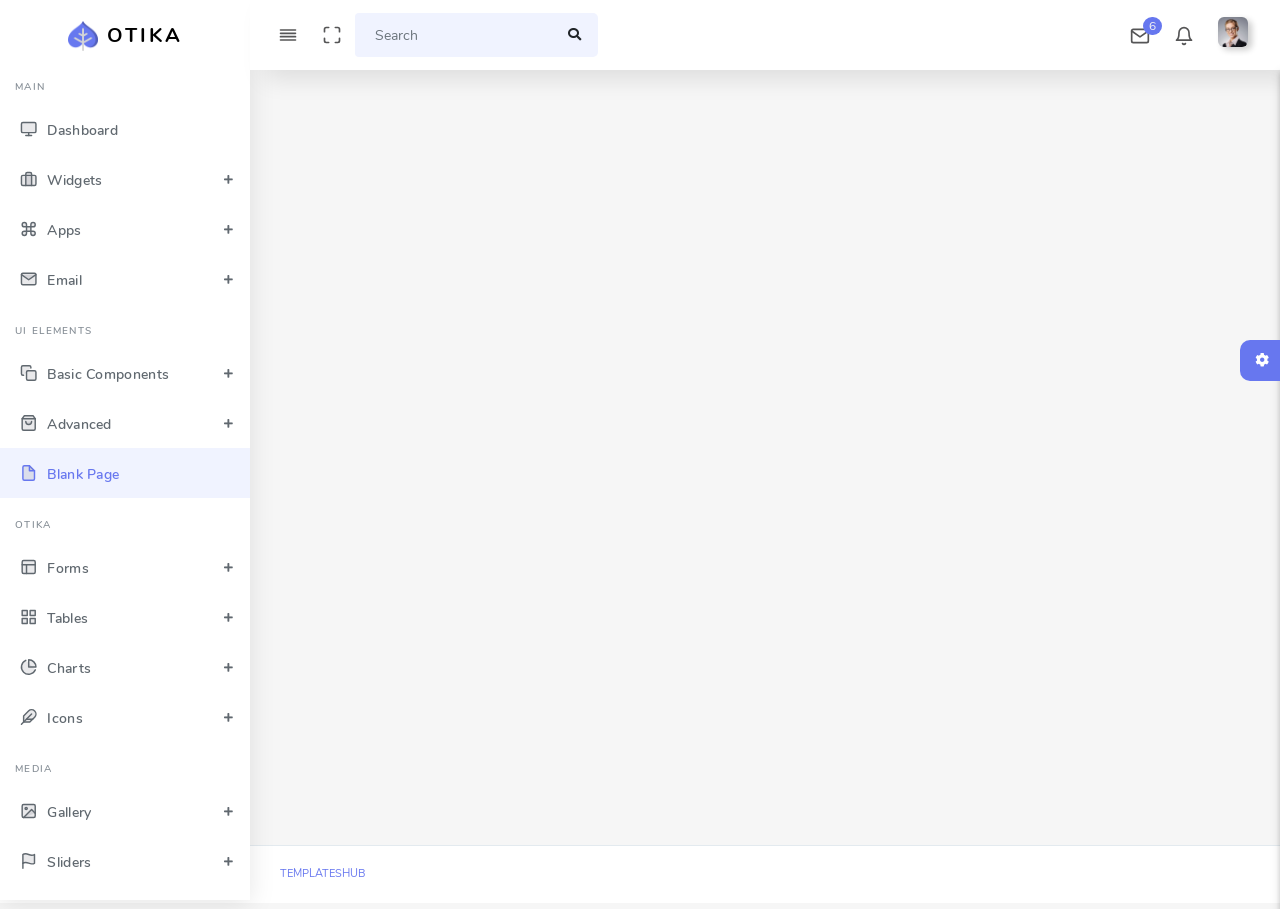
<file: StajProje.WebUI/wwwroot/otika-bootstrap-admin-template/blank.html>
<!DOCTYPE html>
<html lang="en">


<!-- blank.html  21 Nov 2019 03:54:41 GMT -->
<head>
  <meta charset="UTF-8">
  <meta content="width=device-width, initial-scale=1, maximum-scale=1, shrink-to-fit=no" name="viewport">
  <title>Otika - Admin Dashboard Template</title>
  <!-- General CSS Files -->
  <link rel="stylesheet" href="assets/css/app.min.css">
  <!-- Template CSS -->
  <link rel="stylesheet" href="assets/css/style.css">
  <link rel="stylesheet" href="assets/css/components.css">
  <!-- Custom style CSS -->
  <link rel="stylesheet" href="assets/css/custom.css">
  <link rel='shortcut icon' type='image/x-icon' href='assets/img/favicon.ico' />
</head>

<body>
  <div class="loader"></div>
  <div id="app">
    <div class="main-wrapper main-wrapper-1">
      <div class="navbar-bg"></div>
      <nav class="navbar navbar-expand-lg main-navbar sticky">
        <div class="form-inline mr-auto">
          <ul class="navbar-nav mr-3">
            <li><a href="#" data-toggle="sidebar" class="nav-link nav-link-lg
									collapse-btn"> <i data-feather="align-justify"></i></a></li>
            <li><a href="#" class="nav-link nav-link-lg fullscreen-btn">
                <i data-feather="maximize"></i>
              </a></li>
            <li>
              <form class="form-inline mr-auto">
                <div class="search-element">
                  <input class="form-control" type="search" placeholder="Search" aria-label="Search" data-width="200">
                  <button class="btn" type="submit">
                    <i class="fas fa-search"></i>
                  </button>
                </div>
              </form>
            </li>
          </ul>
        </div>
        <ul class="navbar-nav navbar-right">
          <li class="dropdown dropdown-list-toggle"><a href="#" data-toggle="dropdown"
              class="nav-link nav-link-lg message-toggle"><i data-feather="mail"></i>
              <span class="badge headerBadge1">
                6 </span> </a>
            <div class="dropdown-menu dropdown-list dropdown-menu-right pullDown">
              <div class="dropdown-header">
                Messages
                <div class="float-right">
                  <a href="#">Mark All As Read</a>
                </div>
              </div>
              <div class="dropdown-list-content dropdown-list-message">
                <a href="#" class="dropdown-item"> <span class="dropdown-item-avatar
											text-white"> <img alt="image" src="assets/img/users/user-1.png" class="rounded-circle">
                  </span> <span class="dropdown-item-desc"> <span class="message-user">John
                      Deo</span>
                    <span class="time messege-text">Please check your mail !!</span>
                    <span class="time">2 Min Ago</span>
                  </span>
                </a> <a href="#" class="dropdown-item"> <span class="dropdown-item-avatar text-white">
                    <img alt="image" src="assets/img/users/user-2.png" class="rounded-circle">
                  </span> <span class="dropdown-item-desc"> <span class="message-user">Sarah
                      Smith</span> <span class="time messege-text">Request for leave
                      application</span>
                    <span class="time">5 Min Ago</span>
                  </span>
                </a> <a href="#" class="dropdown-item"> <span class="dropdown-item-avatar text-white">
                    <img alt="image" src="assets/img/users/user-5.png" class="rounded-circle">
                  </span> <span class="dropdown-item-desc"> <span class="message-user">Jacob
                      Ryan</span> <span class="time messege-text">Your payment invoice is
                      generated.</span> <span class="time">12 Min Ago</span>
                  </span>
                </a> <a href="#" class="dropdown-item"> <span class="dropdown-item-avatar text-white">
                    <img alt="image" src="assets/img/users/user-4.png" class="rounded-circle">
                  </span> <span class="dropdown-item-desc"> <span class="message-user">Lina
                      Smith</span> <span class="time messege-text">hii John, I have upload
                      doc
                      related to task.</span> <span class="time">30
                      Min Ago</span>
                  </span>
                </a> <a href="#" class="dropdown-item"> <span class="dropdown-item-avatar text-white">
                    <img alt="image" src="assets/img/users/user-3.png" class="rounded-circle">
                  </span> <span class="dropdown-item-desc"> <span class="message-user">Jalpa
                      Joshi</span> <span class="time messege-text">Please do as specify.
                      Let me
                      know if you have any query.</span> <span class="time">1
                      Days Ago</span>
                  </span>
                </a> <a href="#" class="dropdown-item"> <span class="dropdown-item-avatar text-white">
                    <img alt="image" src="assets/img/users/user-2.png" class="rounded-circle">
                  </span> <span class="dropdown-item-desc"> <span class="message-user">Sarah
                      Smith</span> <span class="time messege-text">Client Requirements</span>
                    <span class="time">2 Days Ago</span>
                  </span>
                </a>
              </div>
              <div class="dropdown-footer text-center">
                <a href="#">View All <i class="fas fa-chevron-right"></i></a>
              </div>
            </div>
          </li>
          <li class="dropdown dropdown-list-toggle"><a href="#" data-toggle="dropdown"
              class="nav-link notification-toggle nav-link-lg"><i data-feather="bell" class="bell"></i>
            </a>
            <div class="dropdown-menu dropdown-list dropdown-menu-right pullDown">
              <div class="dropdown-header">
                Notifications
                <div class="float-right">
                  <a href="#">Mark All As Read</a>
                </div>
              </div>
              <div class="dropdown-list-content dropdown-list-icons">
                <a href="#" class="dropdown-item dropdown-item-unread"> <span
                    class="dropdown-item-icon bg-primary text-white"> <i class="fas
												fa-code"></i>
                  </span> <span class="dropdown-item-desc"> Template update is
                    available now! <span class="time">2 Min
                      Ago</span>
                  </span>
                </a> <a href="#" class="dropdown-item"> <span class="dropdown-item-icon bg-info text-white"> <i class="far
												fa-user"></i>
                  </span> <span class="dropdown-item-desc"> <b>You</b> and <b>Dedik
                      Sugiharto</b> are now friends <span class="time">10 Hours
                      Ago</span>
                  </span>
                </a> <a href="#" class="dropdown-item"> <span class="dropdown-item-icon bg-success text-white"> <i
                      class="fas
												fa-check"></i>
                  </span> <span class="dropdown-item-desc"> <b>Kusnaedi</b> has
                    moved task <b>Fix bug header</b> to <b>Done</b> <span class="time">12
                      Hours
                      Ago</span>
                  </span>
                </a> <a href="#" class="dropdown-item"> <span class="dropdown-item-icon bg-danger text-white"> <i
                      class="fas fa-exclamation-triangle"></i>
                  </span> <span class="dropdown-item-desc"> Low disk space. Let's
                    clean it! <span class="time">17 Hours Ago</span>
                  </span>
                </a> <a href="#" class="dropdown-item"> <span class="dropdown-item-icon bg-info text-white"> <i class="fas
												fa-bell"></i>
                  </span> <span class="dropdown-item-desc"> Welcome to Otika
                    template! <span class="time">Yesterday</span>
                  </span>
                </a>
              </div>
              <div class="dropdown-footer text-center">
                <a href="#">View All <i class="fas fa-chevron-right"></i></a>
              </div>
            </div>
          </li>
          <li class="dropdown"><a href="#" data-toggle="dropdown"
              class="nav-link dropdown-toggle nav-link-lg nav-link-user"> <img alt="image" src="assets/img/user.png"
                class="user-img-radious-style"> <span class="d-sm-none d-lg-inline-block"></span></a>
            <div class="dropdown-menu dropdown-menu-right pullDown">
              <div class="dropdown-title">Hello Sarah Smith</div>
              <a href="profile.html" class="dropdown-item has-icon"> <i class="far
										fa-user"></i> Profile
              </a> <a href="timeline.html" class="dropdown-item has-icon"> <i class="fas fa-bolt"></i>
                Activities
              </a> <a href="#" class="dropdown-item has-icon"> <i class="fas fa-cog"></i>
                Settings
              </a>
              <div class="dropdown-divider"></div>
              <a href="auth-login.html" class="dropdown-item has-icon text-danger"> <i class="fas fa-sign-out-alt"></i>
                Logout
              </a>
            </div>
          </li>
        </ul>
      </nav>
      <div class="main-sidebar sidebar-style-2">
        <aside id="sidebar-wrapper">
          <div class="sidebar-brand">
            <a href="index.html"> <img alt="image" src="assets/img/logo.png" class="header-logo" /> <span
                class="logo-name">Otika</span>
            </a>
          </div>
          <ul class="sidebar-menu">
            <li class="menu-header">Main</li>
            <li class="dropdown">
              <a href="index.html" class="nav-link"><i data-feather="monitor"></i><span>Dashboard</span></a>
            </li>
            <li class="dropdown">
              <a href="#" class="menu-toggle nav-link has-dropdown"><i
                  data-feather="briefcase"></i><span>Widgets</span></a>
              <ul class="dropdown-menu">
                <li><a class="nav-link" href="widget-chart.html">Chart Widgets</a></li>
                <li><a class="nav-link" href="widget-data.html">Data Widgets</a></li>
              </ul>
            </li>
            <li class="dropdown">
              <a href="#" class="menu-toggle nav-link has-dropdown"><i data-feather="command"></i><span>Apps</span></a>
              <ul class="dropdown-menu">
                <li><a class="nav-link" href="chat.html">Chat</a></li>
                <li><a class="nav-link" href="portfolio.html">Portfolio</a></li>
                <li><a class="nav-link" href="blog.html">Blog</a></li>
                <li><a class="nav-link" href="calendar.html">Calendar</a></li>
              </ul>
            </li>
            <li class="dropdown">
              <a href="#" class="menu-toggle nav-link has-dropdown"><i data-feather="mail"></i><span>Email</span></a>
              <ul class="dropdown-menu">
                <li><a class="nav-link" href="email-inbox.html">Inbox</a></li>
                <li><a class="nav-link" href="email-compose.html">Compose</a></li>
                <li><a class="nav-link" href="email-read.html">read</a></li>
              </ul>
            </li>
            <li class="menu-header">UI Elements</li>
            <li class="dropdown">
              <a href="#" class="menu-toggle nav-link has-dropdown"><i data-feather="copy"></i><span>Basic
                  Components</span></a>
              <ul class="dropdown-menu">
                <li><a class="nav-link" href="alert.html">Alert</a></li>
                <li><a class="nav-link" href="badge.html">Badge</a></li>
                <li><a class="nav-link" href="breadcrumb.html">Breadcrumb</a></li>
                <li><a class="nav-link" href="buttons.html">Buttons</a></li>
                <li><a class="nav-link" href="collapse.html">Collapse</a></li>
                <li><a class="nav-link" href="dropdown.html">Dropdown</a></li>
                <li><a class="nav-link" href="checkbox-and-radio.html">Checkbox &amp; Radios</a></li>
                <li><a class="nav-link" href="list-group.html">List Group</a></li>
                <li><a class="nav-link" href="media-object.html">Media Object</a></li>
                <li><a class="nav-link" href="navbar.html">Navbar</a></li>
                <li><a class="nav-link" href="pagination.html">Pagination</a></li>
                <li><a class="nav-link" href="popover.html">Popover</a></li>
                <li><a class="nav-link" href="progress.html">Progress</a></li>
                <li><a class="nav-link" href="tooltip.html">Tooltip</a></li>
                <li><a class="nav-link" href="flags.html">Flag</a></li>
                <li><a class="nav-link" href="typography.html">Typography</a></li>
              </ul>
            </li>
            <li class="dropdown">
              <a href="#" class="menu-toggle nav-link has-dropdown"><i
                  data-feather="shopping-bag"></i><span>Advanced</span></a>
              <ul class="dropdown-menu">
                <li><a class="nav-link" href="avatar.html">Avatar</a></li>
                <li><a class="nav-link" href="card.html">Card</a></li>
                <li><a class="nav-link" href="modal.html">Modal</a></li>
                <li><a class="nav-link" href="sweet-alert.html">Sweet Alert</a></li>
                <li><a class="nav-link" href="toastr.html">Toastr</a></li>
                <li><a class="nav-link" href="empty-state.html">Empty State</a></li>
                <li><a class="nav-link" href="multiple-upload.html">Multiple Upload</a></li>
                <li><a class="nav-link" href="pricing.html">Pricing</a></li>
                <li><a class="nav-link" href="tabs.html">Tab</a></li>
              </ul>
            </li>
            <li class="active"><a class="nav-link" href="blank.html"><i data-feather="file"></i><span>Blank
                  Page</span></a></li>
            <li class="menu-header">Otika</li>
            <li class="dropdown">
              <a href="#" class="menu-toggle nav-link has-dropdown"><i data-feather="layout"></i><span>Forms</span></a>
              <ul class="dropdown-menu">
                <li><a class="nav-link" href="basic-form.html">Basic Form</a></li>
                <li><a class="nav-link" href="forms-advanced-form.html">Advanced Form</a></li>
                <li><a class="nav-link" href="forms-editor.html">Editor</a></li>
                <li><a class="nav-link" href="forms-validation.html">Validation</a></li>
                <li><a class="nav-link" href="form-wizard.html">Form Wizard</a></li>
              </ul>
            </li>
            <li class="dropdown">
              <a href="#" class="menu-toggle nav-link has-dropdown"><i data-feather="grid"></i><span>Tables</span></a>
              <ul class="dropdown-menu">
                <li><a class="nav-link" href="basic-table.html">Basic Tables</a></li>
                <li><a class="nav-link" href="advance-table.html">Advanced Table</a></li>
                <li><a class="nav-link" href="datatables.html">Datatable</a></li>
                <li><a class="nav-link" href="export-table.html">Export Table</a></li>
                <li><a class="nav-link" href="editable-table.html">Editable Table</a></li>
              </ul>
            </li>
            <li class="dropdown">
              <a href="#" class="menu-toggle nav-link has-dropdown"><i
                  data-feather="pie-chart"></i><span>Charts</span></a>
              <ul class="dropdown-menu">
                <li><a class="nav-link" href="chart-amchart.html">amChart</a></li>
                <li><a class="nav-link" href="chart-apexchart.html">apexchart</a></li>
                <li><a class="nav-link" href="chart-echart.html">eChart</a></li>
                <li><a class="nav-link" href="chart-chartjs.html">Chartjs</a></li>
                <li><a class="nav-link" href="chart-sparkline.html">Sparkline</a></li>
                <li><a class="nav-link" href="chart-morris.html">Morris</a></li>
              </ul>
            </li>
            <li class="dropdown">
              <a href="#" class="menu-toggle nav-link has-dropdown"><i data-feather="feather"></i><span>Icons</span></a>
              <ul class="dropdown-menu">
                <li><a class="nav-link" href="icon-font-awesome.html">Font Awesome</a></li>
                <li><a class="nav-link" href="icon-material.html">Material Design</a></li>
                <li><a class="nav-link" href="icon-ionicons.html">Ion Icons</a></li>
                <li><a class="nav-link" href="icon-feather.html">Feather Icons</a></li>
                <li><a class="nav-link" href="icon-weather-icon.html">Weather Icon</a></li>
              </ul>
            </li>
            <li class="menu-header">Media</li>
            <li class="dropdown">
              <a href="#" class="menu-toggle nav-link has-dropdown"><i data-feather="image"></i><span>Gallery</span></a>
              <ul class="dropdown-menu">
                <li><a class="nav-link" href="light-gallery.html">Light Gallery</a></li>
                <li><a href="gallery1.html">Gallery 2</a></li>
              </ul>
            </li>
            <li class="dropdown">
              <a href="#" class="menu-toggle nav-link has-dropdown"><i data-feather="flag"></i><span>Sliders</span></a>
              <ul class="dropdown-menu">
                <li><a href="carousel.html">Bootstrap Carousel.html</a></li>
                <li><a class="nav-link" href="owl-carousel.html">Owl Carousel</a></li>
              </ul>
            </li>
            <li><a class="nav-link" href="timeline.html"><i data-feather="sliders"></i><span>Timeline</span></a></li>
            <li class="menu-header">Maps</li>
            <li class="dropdown">
              <a href="#" class="menu-toggle nav-link has-dropdown"><i data-feather="map"></i><span>Google
                  Maps</span></a>
              <ul class="dropdown-menu">
                <li><a href="gmaps-advanced-route.html">Advanced Route</a></li>
                <li><a href="gmaps-draggable-marker.html">Draggable Marker</a></li>
                <li><a href="gmaps-geocoding.html">Geocoding</a></li>
                <li><a href="gmaps-geolocation.html">Geolocation</a></li>
                <li><a href="gmaps-marker.html">Marker</a></li>
                <li><a href="gmaps-multiple-marker.html">Multiple Marker</a></li>
                <li><a href="gmaps-route.html">Route</a></li>
                <li><a href="gmaps-simple.html">Simple</a></li>
              </ul>
            </li>
            <li><a class="nav-link" href="vector-map.html"><i data-feather="map-pin"></i><span>Vector
                  Map</span></a></li>
            <li class="menu-header">Pages</li>
            <li class="dropdown">
              <a href="#" class="menu-toggle nav-link has-dropdown"><i
                  data-feather="user-check"></i><span>Auth</span></a>
              <ul class="dropdown-menu">
                <li><a href="auth-login.html">Login</a></li>
                <li><a href="auth-register.html">Register</a></li>
                <li><a href="auth-forgot-password.html">Forgot Password</a></li>
                <li><a href="auth-reset-password.html">Reset Password</a></li>
                <li><a href="subscribe.html">Subscribe</a></li>
              </ul>
            </li>
            <li class="dropdown">
              <a href="#" class="menu-toggle nav-link has-dropdown"><i
                  data-feather="alert-triangle"></i><span>Errors</span></a>
              <ul class="dropdown-menu">
                <li><a class="nav-link" href="errors-503.html">503</a></li>
                <li><a class="nav-link" href="errors-403.html">403</a></li>
                <li><a class="nav-link" href="errors-404.html">404</a></li>
                <li><a class="nav-link" href="errors-500.html">500</a></li>
              </ul>
            </li>
            <li class="dropdown">
              <a href="#" class="menu-toggle nav-link has-dropdown"><i data-feather="anchor"></i><span>Other
                  Pages</span></a>
              <ul class="dropdown-menu">
                <li><a class="nav-link" href="create-post.html">Create Post</a></li>
                <li><a class="nav-link" href="posts.html">Posts</a></li>
                <li><a class="nav-link" href="profile.html">Profile</a></li>
                <li><a class="nav-link" href="contact.html">Contact</a></li>
                <li><a class="nav-link" href="invoice.html">Invoice</a></li>
              </ul>
            </li>
            <li class="dropdown">
              <a href="#" class="menu-toggle nav-link has-dropdown"><i
                  data-feather="chevrons-down"></i><span>Multilevel</span></a>
              <ul class="dropdown-menu">
                <li><a href="#">Menu 1</a></li>
                <li class="dropdown">
                  <a href="#" class="has-dropdown">Menu 2</a>
                  <ul class="dropdown-menu">
                    <li><a href="#">Child Menu 1</a></li>
                    <li class="dropdown">
                      <a href="#" class="has-dropdown">Child Menu 2</a>
                      <ul class="dropdown-menu">
                        <li><a href="#">Child Menu 1</a></li>
                        <li><a href="#">Child Menu 2</a></li>
                      </ul>
                    </li>
                    <li><a href="#"> Child Menu 3</a></li>
                  </ul>
                </li>
              </ul>
            </li>
          </ul>
        </aside>
      </div>
      <!-- Main Content -->
      <div class="main-content">
        <section class="section">
          <div class="section-body">
            <!-- add content here -->
          </div>
        </section>
        <div class="settingSidebar">
          <a href="javascript:void(0)" class="settingPanelToggle"> <i class="fa fa-spin fa-cog"></i>
          </a>
          <div class="settingSidebar-body ps-container ps-theme-default">
            <div class=" fade show active">
              <div class="setting-panel-header">Setting Panel
              </div>
              <div class="p-15 border-bottom">
                <h6 class="font-medium m-b-10">Select Layout</h6>
                <div class="selectgroup layout-color w-50">
                  <label class="selectgroup-item">
                    <input type="radio" name="value" value="1" class="selectgroup-input-radio select-layout" checked>
                    <span class="selectgroup-button">Light</span>
                  </label>
                  <label class="selectgroup-item">
                    <input type="radio" name="value" value="2" class="selectgroup-input-radio select-layout">
                    <span class="selectgroup-button">Dark</span>
                  </label>
                </div>
              </div>
              <div class="p-15 border-bottom">
                <h6 class="font-medium m-b-10">Sidebar Color</h6>
                <div class="selectgroup selectgroup-pills sidebar-color">
                  <label class="selectgroup-item">
                    <input type="radio" name="icon-input" value="1" class="selectgroup-input select-sidebar">
                    <span class="selectgroup-button selectgroup-button-icon" data-toggle="tooltip"
                      data-original-title="Light Sidebar"><i class="fas fa-sun"></i></span>
                  </label>
                  <label class="selectgroup-item">
                    <input type="radio" name="icon-input" value="2" class="selectgroup-input select-sidebar" checked>
                    <span class="selectgroup-button selectgroup-button-icon" data-toggle="tooltip"
                      data-original-title="Dark Sidebar"><i class="fas fa-moon"></i></span>
                  </label>
                </div>
              </div>
              <div class="p-15 border-bottom">
                <h6 class="font-medium m-b-10">Color Theme</h6>
                <div class="theme-setting-options">
                  <ul class="choose-theme list-unstyled mb-0">
                    <li title="white" class="active">
                      <div class="white"></div>
                    </li>
                    <li title="cyan">
                      <div class="cyan"></div>
                    </li>
                    <li title="black">
                      <div class="black"></div>
                    </li>
                    <li title="purple">
                      <div class="purple"></div>
                    </li>
                    <li title="orange">
                      <div class="orange"></div>
                    </li>
                    <li title="green">
                      <div class="green"></div>
                    </li>
                    <li title="red">
                      <div class="red"></div>
                    </li>
                  </ul>
                </div>
              </div>
              <div class="p-15 border-bottom">
                <div class="theme-setting-options">
                  <label class="m-b-0">
                    <input type="checkbox" name="custom-switch-checkbox" class="custom-switch-input"
                      id="mini_sidebar_setting">
                    <span class="custom-switch-indicator"></span>
                    <span class="control-label p-l-10">Mini Sidebar</span>
                  </label>
                </div>
              </div>
              <div class="p-15 border-bottom">
                <div class="theme-setting-options">
                  <label class="m-b-0">
                    <input type="checkbox" name="custom-switch-checkbox" class="custom-switch-input"
                      id="sticky_header_setting">
                    <span class="custom-switch-indicator"></span>
                    <span class="control-label p-l-10">Sticky Header</span>
                  </label>
                </div>
              </div>
              <div class="mt-4 mb-4 p-3 align-center rt-sidebar-last-ele">
                <a href="#" class="btn btn-icon icon-left btn-primary btn-restore-theme">
                  <i class="fas fa-undo"></i> Restore Default
                </a>
              </div>
            </div>
          </div>
        </div>
      </div>
      <footer class="main-footer">
        <div class="footer-left">
          <a href="templateshub.net">Templateshub</a></a>
        </div>
        <div class="footer-right">
        </div>
      </footer>
    </div>
  </div>
  <!-- General JS Scripts -->
  <script src="assets/js/app.min.js"></script>
  <!-- JS Libraies -->
  <!-- Page Specific JS File -->
  <!-- Template JS File -->
  <script src="assets/js/scripts.js"></script>
  <!-- Custom JS File -->
  <script src="assets/js/custom.js"></script>
</body>


<!-- blank.html  21 Nov 2019 03:54:41 GMT -->
</html>
</file>
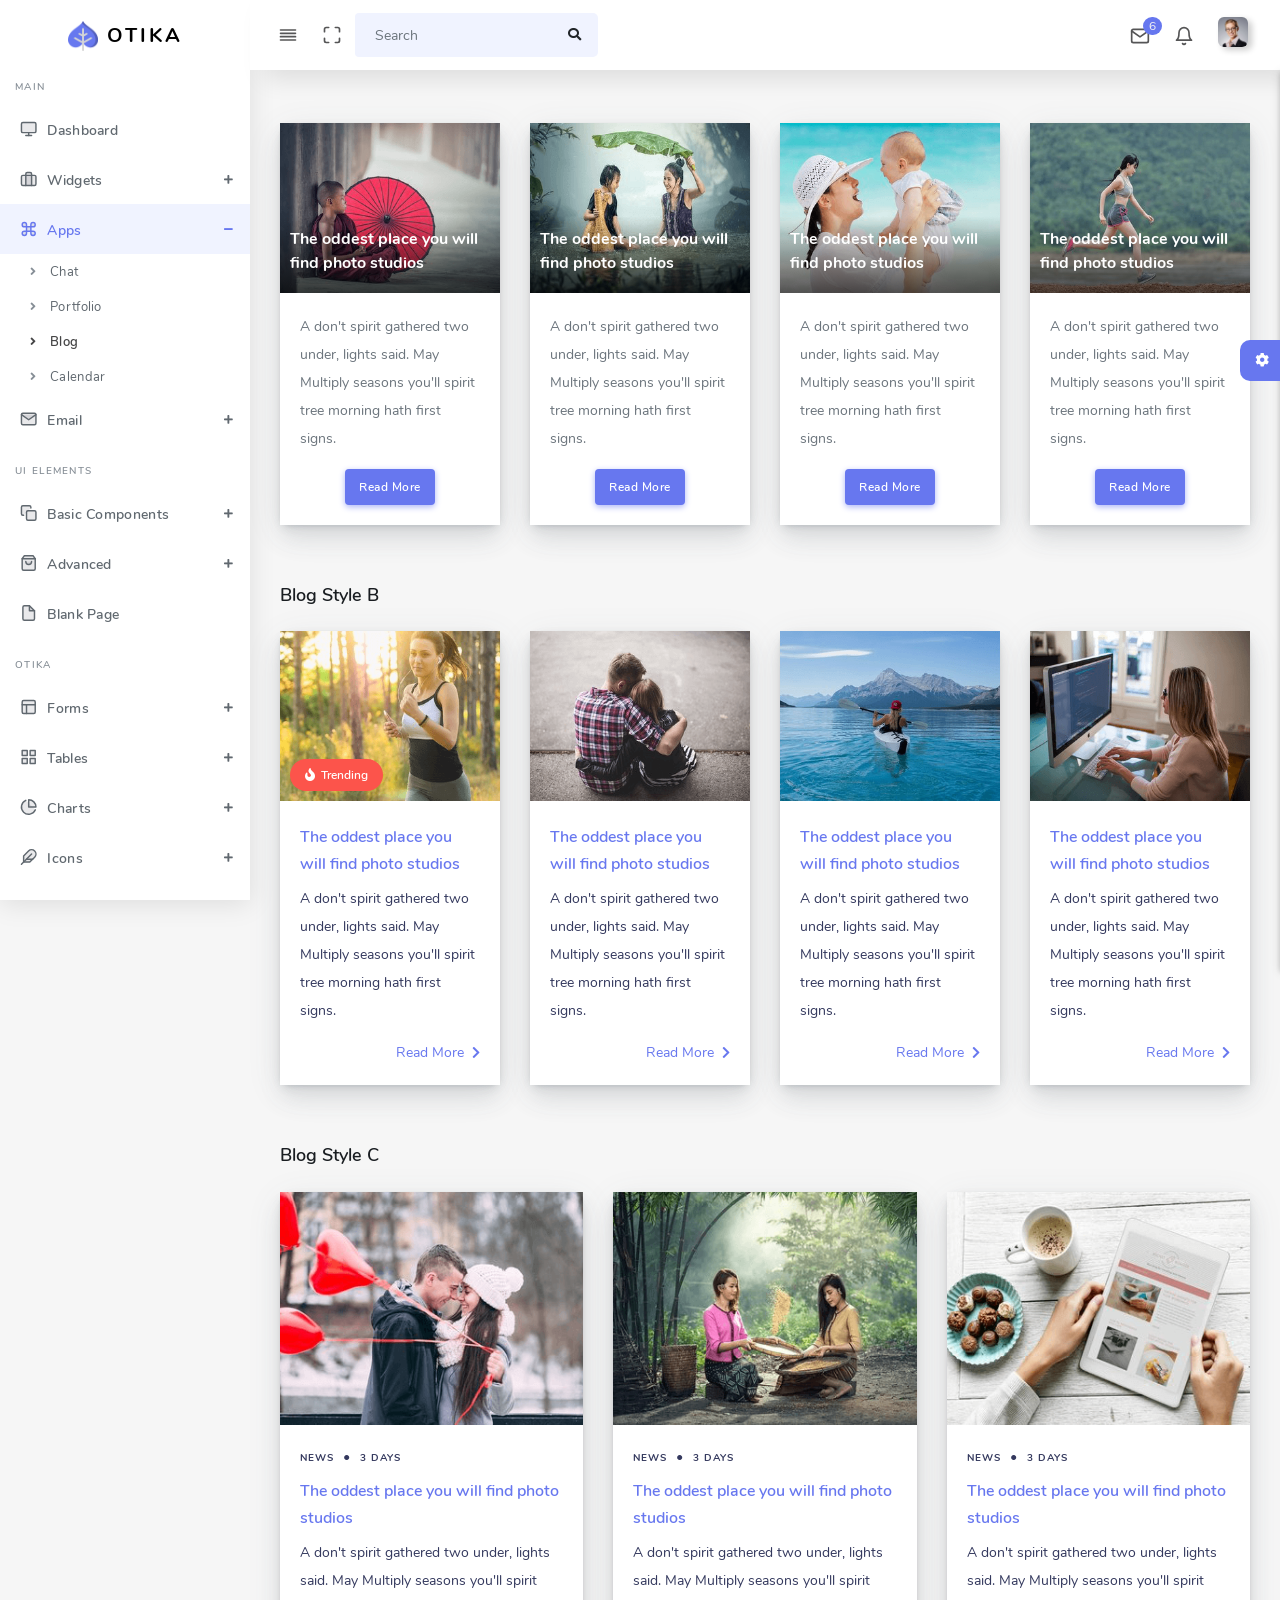
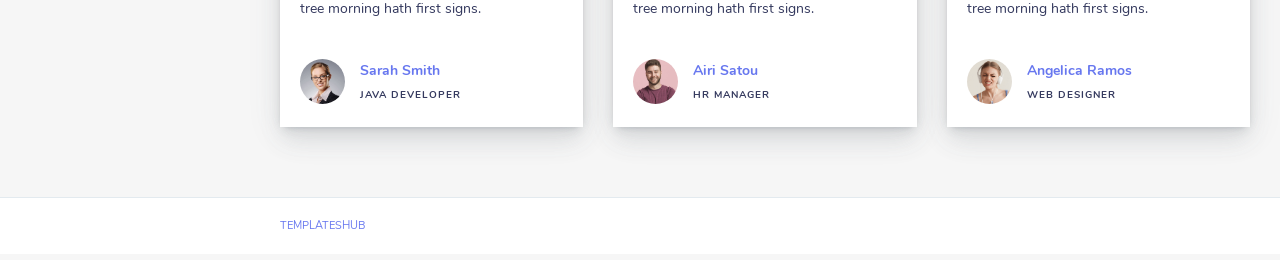
<file: StajProje.WebUI/wwwroot/otika-bootstrap-admin-template/blog.html>
<!DOCTYPE html>
<html lang="en">


<!-- blog.html  21 Nov 2019 03:50:31 GMT -->
<head>
  <meta charset="UTF-8">
  <meta content="width=device-width, initial-scale=1, maximum-scale=1, shrink-to-fit=no" name="viewport">
  <title>Otika - Admin Dashboard Template</title>
  <!-- General CSS Files -->
  <link rel="stylesheet" href="assets/css/app.min.css">
  <!-- Template CSS -->
  <link rel="stylesheet" href="assets/css/style.css">
  <link rel="stylesheet" href="assets/css/components.css">
  <!-- Custom style CSS -->
  <link rel="stylesheet" href="assets/css/custom.css">
  <link rel='shortcut icon' type='image/x-icon' href='assets/img/favicon.ico' />
</head>

<body>
  <div class="loader"></div>
  <div id="app">
    <div class="main-wrapper main-wrapper-1">
      <div class="navbar-bg"></div>
      <nav class="navbar navbar-expand-lg main-navbar sticky">
        <div class="form-inline mr-auto">
          <ul class="navbar-nav mr-3">
            <li><a href="#" data-toggle="sidebar" class="nav-link nav-link-lg
									collapse-btn"> <i data-feather="align-justify"></i></a></li>
            <li><a href="#" class="nav-link nav-link-lg fullscreen-btn">
                <i data-feather="maximize"></i>
              </a></li>
            <li>
              <form class="form-inline mr-auto">
                <div class="search-element">
                  <input class="form-control" type="search" placeholder="Search" aria-label="Search" data-width="200">
                  <button class="btn" type="submit">
                    <i class="fas fa-search"></i>
                  </button>
                </div>
              </form>
            </li>
          </ul>
        </div>
        <ul class="navbar-nav navbar-right">
          <li class="dropdown dropdown-list-toggle"><a href="#" data-toggle="dropdown"
              class="nav-link nav-link-lg message-toggle"><i data-feather="mail"></i>
              <span class="badge headerBadge1">
                6 </span> </a>
            <div class="dropdown-menu dropdown-list dropdown-menu-right pullDown">
              <div class="dropdown-header">
                Messages
                <div class="float-right">
                  <a href="#">Mark All As Read</a>
                </div>
              </div>
              <div class="dropdown-list-content dropdown-list-message">
                <a href="#" class="dropdown-item"> <span class="dropdown-item-avatar
											text-white"> <img alt="image" src="assets/img/users/user-1.png" class="rounded-circle">
                  </span> <span class="dropdown-item-desc"> <span class="message-user">John
                      Deo</span>
                    <span class="time messege-text">Please check your mail !!</span>
                    <span class="time">2 Min Ago</span>
                  </span>
                </a> <a href="#" class="dropdown-item"> <span class="dropdown-item-avatar text-white">
                    <img alt="image" src="assets/img/users/user-2.png" class="rounded-circle">
                  </span> <span class="dropdown-item-desc"> <span class="message-user">Sarah
                      Smith</span> <span class="time messege-text">Request for leave
                      application</span>
                    <span class="time">5 Min Ago</span>
                  </span>
                </a> <a href="#" class="dropdown-item"> <span class="dropdown-item-avatar text-white">
                    <img alt="image" src="assets/img/users/user-5.png" class="rounded-circle">
                  </span> <span class="dropdown-item-desc"> <span class="message-user">Jacob
                      Ryan</span> <span class="time messege-text">Your payment invoice is
                      generated.</span> <span class="time">12 Min Ago</span>
                  </span>
                </a> <a href="#" class="dropdown-item"> <span class="dropdown-item-avatar text-white">
                    <img alt="image" src="assets/img/users/user-4.png" class="rounded-circle">
                  </span> <span class="dropdown-item-desc"> <span class="message-user">Lina
                      Smith</span> <span class="time messege-text">hii John, I have upload
                      doc
                      related to task.</span> <span class="time">30
                      Min Ago</span>
                  </span>
                </a> <a href="#" class="dropdown-item"> <span class="dropdown-item-avatar text-white">
                    <img alt="image" src="assets/img/users/user-3.png" class="rounded-circle">
                  </span> <span class="dropdown-item-desc"> <span class="message-user">Jalpa
                      Joshi</span> <span class="time messege-text">Please do as specify.
                      Let me
                      know if you have any query.</span> <span class="time">1
                      Days Ago</span>
                  </span>
                </a> <a href="#" class="dropdown-item"> <span class="dropdown-item-avatar text-white">
                    <img alt="image" src="assets/img/users/user-2.png" class="rounded-circle">
                  </span> <span class="dropdown-item-desc"> <span class="message-user">Sarah
                      Smith</span> <span class="time messege-text">Client Requirements</span>
                    <span class="time">2 Days Ago</span>
                  </span>
                </a>
              </div>
              <div class="dropdown-footer text-center">
                <a href="#">View All <i class="fas fa-chevron-right"></i></a>
              </div>
            </div>
          </li>
          <li class="dropdown dropdown-list-toggle"><a href="#" data-toggle="dropdown"
              class="nav-link notification-toggle nav-link-lg"><i data-feather="bell" class="bell"></i>
            </a>
            <div class="dropdown-menu dropdown-list dropdown-menu-right pullDown">
              <div class="dropdown-header">
                Notifications
                <div class="float-right">
                  <a href="#">Mark All As Read</a>
                </div>
              </div>
              <div class="dropdown-list-content dropdown-list-icons">
                <a href="#" class="dropdown-item dropdown-item-unread"> <span
                    class="dropdown-item-icon bg-primary text-white"> <i class="fas
												fa-code"></i>
                  </span> <span class="dropdown-item-desc"> Template update is
                    available now! <span class="time">2 Min
                      Ago</span>
                  </span>
                </a> <a href="#" class="dropdown-item"> <span class="dropdown-item-icon bg-info text-white"> <i class="far
												fa-user"></i>
                  </span> <span class="dropdown-item-desc"> <b>You</b> and <b>Dedik
                      Sugiharto</b> are now friends <span class="time">10 Hours
                      Ago</span>
                  </span>
                </a> <a href="#" class="dropdown-item"> <span class="dropdown-item-icon bg-success text-white"> <i
                      class="fas
												fa-check"></i>
                  </span> <span class="dropdown-item-desc"> <b>Kusnaedi</b> has
                    moved task <b>Fix bug header</b> to <b>Done</b> <span class="time">12
                      Hours
                      Ago</span>
                  </span>
                </a> <a href="#" class="dropdown-item"> <span class="dropdown-item-icon bg-danger text-white"> <i
                      class="fas fa-exclamation-triangle"></i>
                  </span> <span class="dropdown-item-desc"> Low disk space. Let's
                    clean it! <span class="time">17 Hours Ago</span>
                  </span>
                </a> <a href="#" class="dropdown-item"> <span class="dropdown-item-icon bg-info text-white"> <i class="fas
												fa-bell"></i>
                  </span> <span class="dropdown-item-desc"> Welcome to Otika
                    template! <span class="time">Yesterday</span>
                  </span>
                </a>
              </div>
              <div class="dropdown-footer text-center">
                <a href="#">View All <i class="fas fa-chevron-right"></i></a>
              </div>
            </div>
          </li>
          <li class="dropdown"><a href="#" data-toggle="dropdown"
              class="nav-link dropdown-toggle nav-link-lg nav-link-user"> <img alt="image" src="assets/img/user.png"
                class="user-img-radious-style"> <span class="d-sm-none d-lg-inline-block"></span></a>
            <div class="dropdown-menu dropdown-menu-right pullDown">
              <div class="dropdown-title">Hello Sarah Smith</div>
              <a href="profile.html" class="dropdown-item has-icon"> <i class="far
										fa-user"></i> Profile
              </a> <a href="timeline.html" class="dropdown-item has-icon"> <i class="fas fa-bolt"></i>
                Activities
              </a> <a href="#" class="dropdown-item has-icon"> <i class="fas fa-cog"></i>
                Settings
              </a>
              <div class="dropdown-divider"></div>
              <a href="auth-login.html" class="dropdown-item has-icon text-danger"> <i class="fas fa-sign-out-alt"></i>
                Logout
              </a>
            </div>
          </li>
        </ul>
      </nav>
      <div class="main-sidebar sidebar-style-2">
        <aside id="sidebar-wrapper">
          <div class="sidebar-brand">
            <a href="index.html"> <img alt="image" src="assets/img/logo.png" class="header-logo" /> <span
                class="logo-name">Otika</span>
            </a>
          </div>
          <ul class="sidebar-menu">
            <li class="menu-header">Main</li>
            <li class="dropdown">
              <a href="index.html" class="nav-link"><i data-feather="monitor"></i><span>Dashboard</span></a>
            </li>
            <li class="dropdown">
              <a href="#" class="menu-toggle nav-link has-dropdown"><i
                  data-feather="briefcase"></i><span>Widgets</span></a>
              <ul class="dropdown-menu">
                <li><a class="nav-link" href="widget-chart.html">Chart Widgets</a></li>
                <li><a class="nav-link" href="widget-data.html">Data Widgets</a></li>
              </ul>
            </li>
            <li class="dropdown active">
              <a href="#" class="menu-toggle nav-link has-dropdown"><i data-feather="command"></i><span>Apps</span></a>
              <ul class="dropdown-menu">
                <li><a class="nav-link" href="chat.html">Chat</a></li>
                <li><a class="nav-link" href="portfolio.html">Portfolio</a></li>
                <li class="active"><a class="nav-link" href="blog.html">Blog</a></li>
                <li><a class="nav-link" href="calendar.html">Calendar</a></li>
              </ul>
            </li>
            <li class="dropdown">
              <a href="#" class="menu-toggle nav-link has-dropdown"><i data-feather="mail"></i><span>Email</span></a>
              <ul class="dropdown-menu">
                <li><a class="nav-link" href="email-inbox.html">Inbox</a></li>
                <li><a class="nav-link" href="email-compose.html">Compose</a></li>
                <li><a class="nav-link" href="email-read.html">read</a></li>
              </ul>
            </li>
            <li class="menu-header">UI Elements</li>
            <li class="dropdown">
              <a href="#" class="menu-toggle nav-link has-dropdown"><i data-feather="copy"></i><span>Basic
                  Components</span></a>
              <ul class="dropdown-menu">
                <li><a class="nav-link" href="alert.html">Alert</a></li>
                <li><a class="nav-link" href="badge.html">Badge</a></li>
                <li><a class="nav-link" href="breadcrumb.html">Breadcrumb</a></li>
                <li><a class="nav-link" href="buttons.html">Buttons</a></li>
                <li><a class="nav-link" href="collapse.html">Collapse</a></li>
                <li><a class="nav-link" href="dropdown.html">Dropdown</a></li>
                <li><a class="nav-link" href="checkbox-and-radio.html">Checkbox &amp; Radios</a></li>
                <li><a class="nav-link" href="list-group.html">List Group</a></li>
                <li><a class="nav-link" href="media-object.html">Media Object</a></li>
                <li><a class="nav-link" href="navbar.html">Navbar</a></li>
                <li><a class="nav-link" href="pagination.html">Pagination</a></li>
                <li><a class="nav-link" href="popover.html">Popover</a></li>
                <li><a class="nav-link" href="progress.html">Progress</a></li>
                <li><a class="nav-link" href="tooltip.html">Tooltip</a></li>
                <li><a class="nav-link" href="flags.html">Flag</a></li>
                <li><a class="nav-link" href="typography.html">Typography</a></li>
              </ul>
            </li>
            <li class="dropdown">
              <a href="#" class="menu-toggle nav-link has-dropdown"><i
                  data-feather="shopping-bag"></i><span>Advanced</span></a>
              <ul class="dropdown-menu">
                <li><a class="nav-link" href="avatar.html">Avatar</a></li>
                <li><a class="nav-link" href="card.html">Card</a></li>
                <li><a class="nav-link" href="modal.html">Modal</a></li>
                <li><a class="nav-link" href="sweet-alert.html">Sweet Alert</a></li>
                <li><a class="nav-link" href="toastr.html">Toastr</a></li>
                <li><a class="nav-link" href="empty-state.html">Empty State</a></li>
                <li><a class="nav-link" href="multiple-upload.html">Multiple Upload</a></li>
                <li><a class="nav-link" href="pricing.html">Pricing</a></li>
                <li><a class="nav-link" href="tabs.html">Tab</a></li>
              </ul>
            </li>
            <li><a class="nav-link" href="blank.html"><i data-feather="file"></i><span>Blank Page</span></a></li>
            <li class="menu-header">Otika</li>
            <li class="dropdown">
              <a href="#" class="menu-toggle nav-link has-dropdown"><i data-feather="layout"></i><span>Forms</span></a>
              <ul class="dropdown-menu">
                <li><a class="nav-link" href="basic-form.html">Basic Form</a></li>
                <li><a class="nav-link" href="forms-advanced-form.html">Advanced Form</a></li>
                <li><a class="nav-link" href="forms-editor.html">Editor</a></li>
                <li><a class="nav-link" href="forms-validation.html">Validation</a></li>
                <li><a class="nav-link" href="form-wizard.html">Form Wizard</a></li>
              </ul>
            </li>
            <li class="dropdown">
              <a href="#" class="menu-toggle nav-link has-dropdown"><i data-feather="grid"></i><span>Tables</span></a>
              <ul class="dropdown-menu">
                <li><a class="nav-link" href="basic-table.html">Basic Tables</a></li>
                <li><a class="nav-link" href="advance-table.html">Advanced Table</a></li>
                <li><a class="nav-link" href="datatables.html">Datatable</a></li>
                <li><a class="nav-link" href="export-table.html">Export Table</a></li>
                <li><a class="nav-link" href="editable-table.html">Editable Table</a></li>
              </ul>
            </li>
            <li class="dropdown">
              <a href="#" class="menu-toggle nav-link has-dropdown"><i
                  data-feather="pie-chart"></i><span>Charts</span></a>
              <ul class="dropdown-menu">
                <li><a class="nav-link" href="chart-amchart.html">amChart</a></li>
                <li><a class="nav-link" href="chart-apexchart.html">apexchart</a></li>
                <li><a class="nav-link" href="chart-echart.html">eChart</a></li>
                <li><a class="nav-link" href="chart-chartjs.html">Chartjs</a></li>
                <li><a class="nav-link" href="chart-sparkline.html">Sparkline</a></li>
                <li><a class="nav-link" href="chart-morris.html">Morris</a></li>
              </ul>
            </li>
            <li class="dropdown">
              <a href="#" class="menu-toggle nav-link has-dropdown"><i data-feather="feather"></i><span>Icons</span></a>
              <ul class="dropdown-menu">
                <li><a class="nav-link" href="icon-font-awesome.html">Font Awesome</a></li>
                <li><a class="nav-link" href="icon-material.html">Material Design</a></li>
                <li><a class="nav-link" href="icon-ionicons.html">Ion Icons</a></li>
                <li><a class="nav-link" href="icon-feather.html">Feather Icons</a></li>
                <li><a class="nav-link" href="icon-weather-icon.html">Weather Icon</a></li>
              </ul>
            </li>
            <li class="menu-header">Media</li>
            <li class="dropdown">
              <a href="#" class="menu-toggle nav-link has-dropdown"><i data-feather="image"></i><span>Gallery</span></a>
              <ul class="dropdown-menu">
                <li><a class="nav-link" href="light-gallery.html">Light Gallery</a></li>
                <li><a href="gallery1.html">Gallery 2</a></li>
              </ul>
            </li>
            <li class="dropdown">
              <a href="#" class="menu-toggle nav-link has-dropdown"><i data-feather="flag"></i><span>Sliders</span></a>
              <ul class="dropdown-menu">
                <li><a href="carousel.html">Bootstrap Carousel.html</a></li>
                <li><a class="nav-link" href="owl-carousel.html">Owl Carousel</a></li>
              </ul>
            </li>
            <li><a class="nav-link" href="timeline.html"><i data-feather="sliders"></i><span>Timeline</span></a></li>
            <li class="menu-header">Maps</li>
            <li class="dropdown">
              <a href="#" class="menu-toggle nav-link has-dropdown"><i data-feather="map"></i><span>Google
                  Maps</span></a>
              <ul class="dropdown-menu">
                <li><a href="gmaps-advanced-route.html">Advanced Route</a></li>
                <li><a href="gmaps-draggable-marker.html">Draggable Marker</a></li>
                <li><a href="gmaps-geocoding.html">Geocoding</a></li>
                <li><a href="gmaps-geolocation.html">Geolocation</a></li>
                <li><a href="gmaps-marker.html">Marker</a></li>
                <li><a href="gmaps-multiple-marker.html">Multiple Marker</a></li>
                <li><a href="gmaps-route.html">Route</a></li>
                <li><a href="gmaps-simple.html">Simple</a></li>
              </ul>
            </li>
            <li><a class="nav-link" href="vector-map.html"><i data-feather="map-pin"></i><span>Vector
                  Map</span></a></li>
            <li class="menu-header">Pages</li>
            <li class="dropdown">
              <a href="#" class="menu-toggle nav-link has-dropdown"><i
                  data-feather="user-check"></i><span>Auth</span></a>
              <ul class="dropdown-menu">
                <li><a href="auth-login.html">Login</a></li>
                <li><a href="auth-register.html">Register</a></li>
                <li><a href="auth-forgot-password.html">Forgot Password</a></li>
                <li><a href="auth-reset-password.html">Reset Password</a></li>
                <li><a href="subscribe.html">Subscribe</a></li>
              </ul>
            </li>
            <li class="dropdown">
              <a href="#" class="menu-toggle nav-link has-dropdown"><i
                  data-feather="alert-triangle"></i><span>Errors</span></a>
              <ul class="dropdown-menu">
                <li><a class="nav-link" href="errors-503.html">503</a></li>
                <li><a class="nav-link" href="errors-403.html">403</a></li>
                <li><a class="nav-link" href="errors-404.html">404</a></li>
                <li><a class="nav-link" href="errors-500.html">500</a></li>
              </ul>
            </li>
            <li class="dropdown">
              <a href="#" class="menu-toggle nav-link has-dropdown"><i data-feather="anchor"></i><span>Other
                  Pages</span></a>
              <ul class="dropdown-menu">
                <li><a class="nav-link" href="create-post.html">Create Post</a></li>
                <li><a class="nav-link" href="posts.html">Posts</a></li>
                <li><a class="nav-link" href="profile.html">Profile</a></li>
                <li><a class="nav-link" href="contact.html">Contact</a></li>
                <li><a class="nav-link" href="invoice.html">Invoice</a></li>
              </ul>
            </li>
            <li class="dropdown">
              <a href="#" class="menu-toggle nav-link has-dropdown"><i
                  data-feather="chevrons-down"></i><span>Multilevel</span></a>
              <ul class="dropdown-menu">
                <li><a href="#">Menu 1</a></li>
                <li class="dropdown">
                  <a href="#" class="has-dropdown">Menu 2</a>
                  <ul class="dropdown-menu">
                    <li><a href="#">Child Menu 1</a></li>
                    <li class="dropdown">
                      <a href="#" class="has-dropdown">Child Menu 2</a>
                      <ul class="dropdown-menu">
                        <li><a href="#">Child Menu 1</a></li>
                        <li><a href="#">Child Menu 2</a></li>
                      </ul>
                    </li>
                    <li><a href="#"> Child Menu 3</a></li>
                  </ul>
                </li>
              </ul>
            </li>
          </ul>
        </aside>
      </div>
      <!-- Main Content -->
      <div class="main-content">
        <section class="section">
          <div class="section-body">
            <div class="row">
              <div class="col-12 col-sm-6 col-md-6 col-lg-3">
                <article class="article">
                  <div class="article-header">
                    <div class="article-image" data-background="assets/img/blog/img08.png">
                    </div>
                    <div class="article-title">
                      <h2><a href="#">The oddest place you will find photo studios</a></h2>
                    </div>
                  </div>
                  <div class="article-details">
                    <p>A don't spirit gathered two under, lights said. May Multiply seasons you'll spirit tree morning
                      hath first signs. </p>
                    <div class="article-cta">
                      <a href="#" class="btn btn-primary">Read More</a>
                    </div>
                  </div>
                </article>
              </div>
              <div class="col-12 col-sm-6 col-md-6 col-lg-3">
                <article class="article">
                  <div class="article-header">
                    <div class="article-image" data-background="assets/img/blog/img04.png">
                    </div>
                    <div class="article-title">
                      <h2><a href="#">The oddest place you will find photo studios</a></h2>
                    </div>
                  </div>
                  <div class="article-details">
                    <p>A don't spirit gathered two under, lights said. May Multiply seasons you'll spirit tree morning
                      hath first signs.</p>
                    <div class="article-cta">
                      <a href="#" class="btn btn-primary">Read More</a>
                    </div>
                  </div>
                </article>
              </div>
              <div class="col-12 col-sm-6 col-md-6 col-lg-3">
                <article class="article">
                  <div class="article-header">
                    <div class="article-image" data-background="assets/img/blog/img09.png">
                    </div>
                    <div class="article-title">
                      <h2><a href="#">The oddest place you will find photo studios</a></h2>
                    </div>
                  </div>
                  <div class="article-details">
                    <p>A don't spirit gathered two under, lights said. May Multiply seasons you'll spirit tree morning
                      hath first signs.</p>
                    <div class="article-cta">
                      <a href="#" class="btn btn-primary">Read More</a>
                    </div>
                  </div>
                </article>
              </div>
              <div class="col-12 col-sm-6 col-md-6 col-lg-3">
                <article class="article">
                  <div class="article-header">
                    <div class="article-image" data-background="assets/img/blog/img12.png">
                    </div>
                    <div class="article-title">
                      <h2><a href="#">The oddest place you will find photo studios</a></h2>
                    </div>
                  </div>
                  <div class="article-details">
                    <p>A don't spirit gathered two under, lights said. May Multiply seasons you'll spirit tree morning
                      hath first signs.</p>
                    <div class="article-cta">
                      <a href="#" class="btn btn-primary">Read More</a>
                    </div>
                  </div>
                </article>
              </div>
            </div>
            <h2 class="section-title">Blog Style B</h2>
            <div class="row">
              <div class="col-12 col-sm-6 col-md-6 col-lg-3">
                <article class="article article-style-b">
                  <div class="article-header">
                    <div class="article-image" data-background="assets/img/blog/img10.png">
                    </div>
                    <div class="article-badge">
                      <div class="article-badge-item bg-danger"><i class="fas fa-fire"></i> Trending</div>
                    </div>
                  </div>
                  <div class="article-details">
                    <div class="article-title">
                      <h2><a href="#">The oddest place you will find photo studios</a></h2>
                    </div>
                    <p>A don't spirit gathered two under, lights said. May Multiply seasons you'll spirit tree morning
                      hath first signs.</p>
                    <div class="article-cta">
                      <a href="#">Read More <i class="fas fa-chevron-right"></i></a>
                    </div>
                  </div>
                </article>
              </div>
              <div class="col-12 col-sm-6 col-md-6 col-lg-3">
                <article class="article article-style-b">
                  <div class="article-header">
                    <div class="article-image" data-background="assets/img/blog/img15.png">
                    </div>
                  </div>
                  <div class="article-details">
                    <div class="article-title">
                      <h2><a href="#">The oddest place you will find photo studios</a></h2>
                    </div>
                    <p>A don't spirit gathered two under, lights said. May Multiply seasons you'll spirit tree morning
                      hath first signs.</p>
                    <div class="article-cta">
                      <a href="#">Read More <i class="fas fa-chevron-right"></i></a>
                    </div>
                  </div>
                </article>
              </div>
              <div class="col-12 col-sm-6 col-md-6 col-lg-3">
                <article class="article article-style-b">
                  <div class="article-header">
                    <div class="article-image" data-background="assets/img/blog/img07.png">
                    </div>
                  </div>
                  <div class="article-details">
                    <div class="article-title">
                      <h2><a href="#">The oddest place you will find photo studios</a></h2>
                    </div>
                    <p>A don't spirit gathered two under, lights said. May Multiply seasons you'll spirit tree morning
                      hath first signs.</p>
                    <div class="article-cta">
                      <a href="#">Read More <i class="fas fa-chevron-right"></i></a>
                    </div>
                  </div>
                </article>
              </div>
              <div class="col-12 col-sm-6 col-md-6 col-lg-3">
                <article class="article article-style-b">
                  <div class="article-header">
                    <div class="article-image" data-background="assets/img/blog/img02.png">
                    </div>
                  </div>
                  <div class="article-details">
                    <div class="article-title">
                      <h2><a href="#">The oddest place you will find photo studios</a></h2>
                    </div>
                    <p>A don't spirit gathered two under, lights said. May Multiply seasons you'll spirit tree morning
                      hath first signs.</p>
                    <div class="article-cta">
                      <a href="#">Read More <i class="fas fa-chevron-right"></i></a>
                    </div>
                  </div>
                </article>
              </div>
            </div>
            <h2 class="section-title">Blog Style C</h2>
            <div class="row">
              <div class="col-12 col-md-4 col-lg-4">
                <article class="article article-style-c">
                  <div class="article-header">
                    <div class="article-image" data-background="assets/img/blog/img13.png">
                    </div>
                  </div>
                  <div class="article-details">
                    <div class="article-category"><a href="#">News</a>
                      <div class="bullet"></div> <a href="#">3 DAYS</a>
                    </div>
                    <div class="article-title">
                      <h2><a href="#">The oddest place you will find photo studios</a></h2>
                    </div>
                    <p>A don't spirit gathered two under, lights said. May Multiply seasons you'll spirit tree morning
                      hath first signs.</p>
                    <div class="article-user">
                      <img alt="image" src="assets/img/users/user-1.png">
                      <div class="article-user-details">
                        <div class="user-detail-name">
                          <a href="#">Sarah Smith</a>
                        </div>
                        <div class="text-job">Java Developer</div>
                      </div>
                    </div>
                  </div>
                </article>
              </div>
              <div class="col-12 col-md-4 col-lg-4">
                <article class="article article-style-c">
                  <div class="article-header">
                    <div class="article-image" data-background="assets/img/blog/img14.png">
                    </div>
                  </div>
                  <div class="article-details">
                    <div class="article-category"><a href="#">News</a>
                      <div class="bullet"></div> <a href="#">3 DAYS</a>
                    </div>
                    <div class="article-title">
                      <h2><a href="#">The oddest place you will find photo studios</a></h2>
                    </div>
                    <p>A don't spirit gathered two under, lights said. May Multiply seasons you'll spirit tree morning
                      hath first signs.</p>
                    <div class="article-user">
                      <img alt="image" src="assets/img/users/user-3.png">
                      <div class="article-user-details">
                        <div class="user-detail-name">
                          <a href="#">Airi Satou</a>
                        </div>
                        <div class="text-job">HR Manager</div>
                      </div>
                    </div>
                  </div>
                </article>
              </div>
              <div class="col-12 col-md-4 col-lg-4">
                <article class="article article-style-c">
                  <div class="article-header">
                    <div class="article-image" data-background="assets/img/blog/img01.png">
                    </div>
                  </div>
                  <div class="article-details">
                    <div class="article-category"><a href="#">News</a>
                      <div class="bullet"></div> <a href="#">3 DAYS</a>
                    </div>
                    <div class="article-title">
                      <h2><a href="#">The oddest place you will find photo studios</a></h2>
                    </div>
                    <p>A don't spirit gathered two under, lights said. May Multiply seasons you'll spirit tree morning
                      hath first signs.</p>
                    <div class="article-user">
                      <img alt="image" src="assets/img/users/user-2.png">
                      <div class="article-user-details">
                        <div class="user-detail-name">
                          <a href="#">Angelica Ramos</a>
                        </div>
                        <div class="text-job">Web Designer</div>
                      </div>
                    </div>
                  </div>
                </article>
              </div>
            </div>
          </div>
        </section>
        <div class="settingSidebar">
          <a href="javascript:void(0)" class="settingPanelToggle"> <i class="fa fa-spin fa-cog"></i>
          </a>
          <div class="settingSidebar-body ps-container ps-theme-default">
            <div class=" fade show active">
              <div class="setting-panel-header">Setting Panel
              </div>
              <div class="p-15 border-bottom">
                <h6 class="font-medium m-b-10">Select Layout</h6>
                <div class="selectgroup layout-color w-50">
                  <label class="selectgroup-item">
                    <input type="radio" name="value" value="1" class="selectgroup-input-radio select-layout" checked>
                    <span class="selectgroup-button">Light</span>
                  </label>
                  <label class="selectgroup-item">
                    <input type="radio" name="value" value="2" class="selectgroup-input-radio select-layout">
                    <span class="selectgroup-button">Dark</span>
                  </label>
                </div>
              </div>
              <div class="p-15 border-bottom">
                <h6 class="font-medium m-b-10">Sidebar Color</h6>
                <div class="selectgroup selectgroup-pills sidebar-color">
                  <label class="selectgroup-item">
                    <input type="radio" name="icon-input" value="1" class="selectgroup-input select-sidebar">
                    <span class="selectgroup-button selectgroup-button-icon" data-toggle="tooltip"
                      data-original-title="Light Sidebar"><i class="fas fa-sun"></i></span>
                  </label>
                  <label class="selectgroup-item">
                    <input type="radio" name="icon-input" value="2" class="selectgroup-input select-sidebar" checked>
                    <span class="selectgroup-button selectgroup-button-icon" data-toggle="tooltip"
                      data-original-title="Dark Sidebar"><i class="fas fa-moon"></i></span>
                  </label>
                </div>
              </div>
              <div class="p-15 border-bottom">
                <h6 class="font-medium m-b-10">Color Theme</h6>
                <div class="theme-setting-options">
                  <ul class="choose-theme list-unstyled mb-0">
                    <li title="white" class="active">
                      <div class="white"></div>
                    </li>
                    <li title="cyan">
                      <div class="cyan"></div>
                    </li>
                    <li title="black">
                      <div class="black"></div>
                    </li>
                    <li title="purple">
                      <div class="purple"></div>
                    </li>
                    <li title="orange">
                      <div class="orange"></div>
                    </li>
                    <li title="green">
                      <div class="green"></div>
                    </li>
                    <li title="red">
                      <div class="red"></div>
                    </li>
                  </ul>
                </div>
              </div>
              <div class="p-15 border-bottom">
                <div class="theme-setting-options">
                  <label class="m-b-0">
                    <input type="checkbox" name="custom-switch-checkbox" class="custom-switch-input"
                      id="mini_sidebar_setting">
                    <span class="custom-switch-indicator"></span>
                    <span class="control-label p-l-10">Mini Sidebar</span>
                  </label>
                </div>
              </div>
              <div class="p-15 border-bottom">
                <div class="theme-setting-options">
                  <label class="m-b-0">
                    <input type="checkbox" name="custom-switch-checkbox" class="custom-switch-input"
                      id="sticky_header_setting">
                    <span class="custom-switch-indicator"></span>
                    <span class="control-label p-l-10">Sticky Header</span>
                  </label>
                </div>
              </div>
              <div class="mt-4 mb-4 p-3 align-center rt-sidebar-last-ele">
                <a href="#" class="btn btn-icon icon-left btn-primary btn-restore-theme">
                  <i class="fas fa-undo"></i> Restore Default
                </a>
              </div>
            </div>
          </div>
        </div>
      </div>
      <footer class="main-footer">
        <div class="footer-left">
          <a href="templateshub.net">Templateshub</a></a>
        </div>
        <div class="footer-right">
        </div>
      </footer>
    </div>
  </div>
  <!-- General JS Scripts -->
  <script src="assets/js/app.min.js"></script>
  <!-- JS Libraies -->
  <!-- Page Specific JS File -->
  <!-- Template JS File -->
  <script src="assets/js/scripts.js"></script>
  <!-- Custom JS File -->
  <script src="assets/js/custom.js"></script>
</body>


<!-- blog.html  21 Nov 2019 03:50:52 GMT -->
</html>
</file>
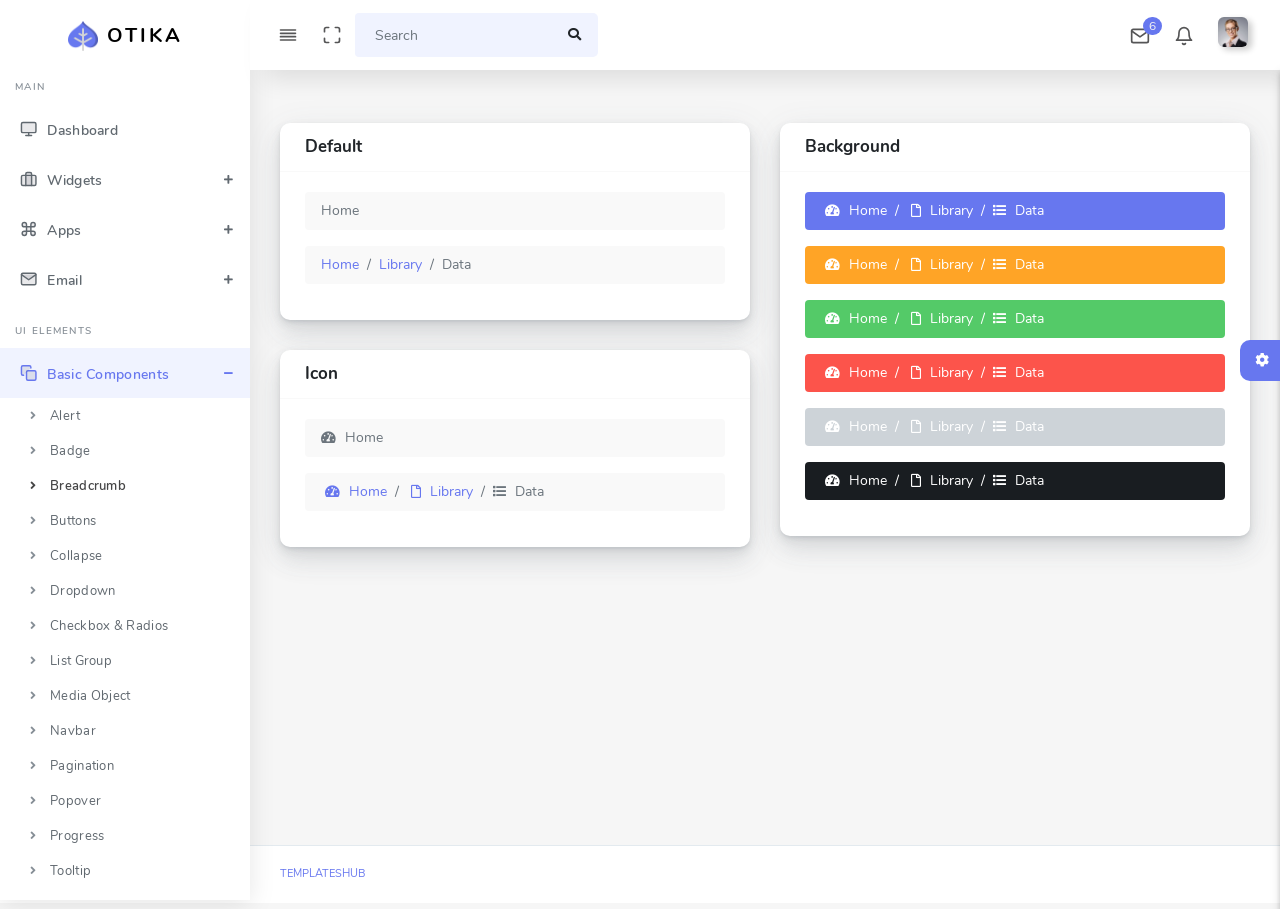
<file: StajProje.WebUI/wwwroot/otika-bootstrap-admin-template/breadcrumb.html>
<!DOCTYPE html>
<html lang="en">


<!-- breadcrumb.html  21 Nov 2019 03:51:00 GMT -->
<head>
  <meta charset="UTF-8">
  <meta content="width=device-width, initial-scale=1, maximum-scale=1, shrink-to-fit=no" name="viewport">
  <title>Otika - Admin Dashboard Template</title>
  <!-- General CSS Files -->
  <link rel="stylesheet" href="assets/css/app.min.css">
  <!-- Template CSS -->
  <link rel="stylesheet" href="assets/css/style.css">
  <link rel="stylesheet" href="assets/css/components.css">
  <!-- Custom style CSS -->
  <link rel="stylesheet" href="assets/css/custom.css">
  <link rel='shortcut icon' type='image/x-icon' href='assets/img/favicon.ico' />
</head>

<body>
  <div class="loader"></div>
  <div id="app">
    <div class="main-wrapper main-wrapper-1">
      <div class="navbar-bg"></div>
      <nav class="navbar navbar-expand-lg main-navbar sticky">
        <div class="form-inline mr-auto">
          <ul class="navbar-nav mr-3">
            <li><a href="#" data-toggle="sidebar" class="nav-link nav-link-lg
									collapse-btn"> <i data-feather="align-justify"></i></a></li>
            <li><a href="#" class="nav-link nav-link-lg fullscreen-btn">
                <i data-feather="maximize"></i>
              </a></li>
            <li>
              <form class="form-inline mr-auto">
                <div class="search-element">
                  <input class="form-control" type="search" placeholder="Search" aria-label="Search" data-width="200">
                  <button class="btn" type="submit">
                    <i class="fas fa-search"></i>
                  </button>
                </div>
              </form>
            </li>
          </ul>
        </div>
        <ul class="navbar-nav navbar-right">
          <li class="dropdown dropdown-list-toggle"><a href="#" data-toggle="dropdown"
              class="nav-link nav-link-lg message-toggle"><i data-feather="mail"></i>
              <span class="badge headerBadge1">
                6 </span> </a>
            <div class="dropdown-menu dropdown-list dropdown-menu-right pullDown">
              <div class="dropdown-header">
                Messages
                <div class="float-right">
                  <a href="#">Mark All As Read</a>
                </div>
              </div>
              <div class="dropdown-list-content dropdown-list-message">
                <a href="#" class="dropdown-item"> <span class="dropdown-item-avatar
											text-white"> <img alt="image" src="assets/img/users/user-1.png" class="rounded-circle">
                  </span> <span class="dropdown-item-desc"> <span class="message-user">John
                      Deo</span>
                    <span class="time messege-text">Please check your mail !!</span>
                    <span class="time">2 Min Ago</span>
                  </span>
                </a> <a href="#" class="dropdown-item"> <span class="dropdown-item-avatar text-white">
                    <img alt="image" src="assets/img/users/user-2.png" class="rounded-circle">
                  </span> <span class="dropdown-item-desc"> <span class="message-user">Sarah
                      Smith</span> <span class="time messege-text">Request for leave
                      application</span>
                    <span class="time">5 Min Ago</span>
                  </span>
                </a> <a href="#" class="dropdown-item"> <span class="dropdown-item-avatar text-white">
                    <img alt="image" src="assets/img/users/user-5.png" class="rounded-circle">
                  </span> <span class="dropdown-item-desc"> <span class="message-user">Jacob
                      Ryan</span> <span class="time messege-text">Your payment invoice is
                      generated.</span> <span class="time">12 Min Ago</span>
                  </span>
                </a> <a href="#" class="dropdown-item"> <span class="dropdown-item-avatar text-white">
                    <img alt="image" src="assets/img/users/user-4.png" class="rounded-circle">
                  </span> <span class="dropdown-item-desc"> <span class="message-user">Lina
                      Smith</span> <span class="time messege-text">hii John, I have upload
                      doc
                      related to task.</span> <span class="time">30
                      Min Ago</span>
                  </span>
                </a> <a href="#" class="dropdown-item"> <span class="dropdown-item-avatar text-white">
                    <img alt="image" src="assets/img/users/user-3.png" class="rounded-circle">
                  </span> <span class="dropdown-item-desc"> <span class="message-user">Jalpa
                      Joshi</span> <span class="time messege-text">Please do as specify.
                      Let me
                      know if you have any query.</span> <span class="time">1
                      Days Ago</span>
                  </span>
                </a> <a href="#" class="dropdown-item"> <span class="dropdown-item-avatar text-white">
                    <img alt="image" src="assets/img/users/user-2.png" class="rounded-circle">
                  </span> <span class="dropdown-item-desc"> <span class="message-user">Sarah
                      Smith</span> <span class="time messege-text">Client Requirements</span>
                    <span class="time">2 Days Ago</span>
                  </span>
                </a>
              </div>
              <div class="dropdown-footer text-center">
                <a href="#">View All <i class="fas fa-chevron-right"></i></a>
              </div>
            </div>
          </li>
          <li class="dropdown dropdown-list-toggle"><a href="#" data-toggle="dropdown"
              class="nav-link notification-toggle nav-link-lg"><i data-feather="bell" class="bell"></i>
            </a>
            <div class="dropdown-menu dropdown-list dropdown-menu-right pullDown">
              <div class="dropdown-header">
                Notifications
                <div class="float-right">
                  <a href="#">Mark All As Read</a>
                </div>
              </div>
              <div class="dropdown-list-content dropdown-list-icons">
                <a href="#" class="dropdown-item dropdown-item-unread"> <span
                    class="dropdown-item-icon bg-primary text-white"> <i class="fas
												fa-code"></i>
                  </span> <span class="dropdown-item-desc"> Template update is
                    available now! <span class="time">2 Min
                      Ago</span>
                  </span>
                </a> <a href="#" class="dropdown-item"> <span class="dropdown-item-icon bg-info text-white"> <i class="far
												fa-user"></i>
                  </span> <span class="dropdown-item-desc"> <b>You</b> and <b>Dedik
                      Sugiharto</b> are now friends <span class="time">10 Hours
                      Ago</span>
                  </span>
                </a> <a href="#" class="dropdown-item"> <span class="dropdown-item-icon bg-success text-white"> <i
                      class="fas
												fa-check"></i>
                  </span> <span class="dropdown-item-desc"> <b>Kusnaedi</b> has
                    moved task <b>Fix bug header</b> to <b>Done</b> <span class="time">12
                      Hours
                      Ago</span>
                  </span>
                </a> <a href="#" class="dropdown-item"> <span class="dropdown-item-icon bg-danger text-white"> <i
                      class="fas fa-exclamation-triangle"></i>
                  </span> <span class="dropdown-item-desc"> Low disk space. Let's
                    clean it! <span class="time">17 Hours Ago</span>
                  </span>
                </a> <a href="#" class="dropdown-item"> <span class="dropdown-item-icon bg-info text-white"> <i class="fas
												fa-bell"></i>
                  </span> <span class="dropdown-item-desc"> Welcome to Otika
                    template! <span class="time">Yesterday</span>
                  </span>
                </a>
              </div>
              <div class="dropdown-footer text-center">
                <a href="#">View All <i class="fas fa-chevron-right"></i></a>
              </div>
            </div>
          </li>
          <li class="dropdown"><a href="#" data-toggle="dropdown"
              class="nav-link dropdown-toggle nav-link-lg nav-link-user"> <img alt="image" src="assets/img/user.png"
                class="user-img-radious-style"> <span class="d-sm-none d-lg-inline-block"></span></a>
            <div class="dropdown-menu dropdown-menu-right pullDown">
              <div class="dropdown-title">Hello Sarah Smith</div>
              <a href="profile.html" class="dropdown-item has-icon"> <i class="far
										fa-user"></i> Profile
              </a> <a href="timeline.html" class="dropdown-item has-icon"> <i class="fas fa-bolt"></i>
                Activities
              </a> <a href="#" class="dropdown-item has-icon"> <i class="fas fa-cog"></i>
                Settings
              </a>
              <div class="dropdown-divider"></div>
              <a href="auth-login.html" class="dropdown-item has-icon text-danger"> <i class="fas fa-sign-out-alt"></i>
                Logout
              </a>
            </div>
          </li>
        </ul>
      </nav>
      <div class="main-sidebar sidebar-style-2">
        <aside id="sidebar-wrapper">
          <div class="sidebar-brand">
            <a href="index.html"> <img alt="image" src="assets/img/logo.png" class="header-logo" /> <span
                class="logo-name">Otika</span>
            </a>
          </div>
          <ul class="sidebar-menu">
            <li class="menu-header">Main</li>
            <li class="dropdown">
              <a href="index.html" class="nav-link"><i data-feather="monitor"></i><span>Dashboard</span></a>
            </li>
            <li class="dropdown">
              <a href="#" class="menu-toggle nav-link has-dropdown"><i
                  data-feather="briefcase"></i><span>Widgets</span></a>
              <ul class="dropdown-menu">
                <li><a class="nav-link" href="widget-chart.html">Chart Widgets</a></li>
                <li><a class="nav-link" href="widget-data.html">Data Widgets</a></li>
              </ul>
            </li>
            <li class="dropdown">
              <a href="#" class="menu-toggle nav-link has-dropdown"><i data-feather="command"></i><span>Apps</span></a>
              <ul class="dropdown-menu">
                <li><a class="nav-link" href="chat.html">Chat</a></li>
                <li><a class="nav-link" href="portfolio.html">Portfolio</a></li>
                <li><a class="nav-link" href="blog.html">Blog</a></li>
                <li><a class="nav-link" href="calendar.html">Calendar</a></li>
              </ul>
            </li>
            <li class="dropdown">
              <a href="#" class="menu-toggle nav-link has-dropdown"><i data-feather="mail"></i><span>Email</span></a>
              <ul class="dropdown-menu">
                <li><a class="nav-link" href="email-inbox.html">Inbox</a></li>
                <li><a class="nav-link" href="email-compose.html">Compose</a></li>
                <li><a class="nav-link" href="email-read.html">read</a></li>
              </ul>
            </li>
            <li class="menu-header">UI Elements</li>
            <li class="dropdown active">
              <a href="#" class="menu-toggle nav-link has-dropdown"><i data-feather="copy"></i><span>Basic
                  Components</span></a>
              <ul class="dropdown-menu">
                <li><a class="nav-link" href="alert.html">Alert</a></li>
                <li><a class="nav-link" href="badge.html">Badge</a></li>
                <li class="active"><a class="nav-link" href="breadcrumb.html">Breadcrumb</a></li>
                <li><a class="nav-link" href="buttons.html">Buttons</a></li>
                <li><a class="nav-link" href="collapse.html">Collapse</a></li>
                <li><a class="nav-link" href="dropdown.html">Dropdown</a></li>
                <li><a class="nav-link" href="checkbox-and-radio.html">Checkbox &amp; Radios</a></li>
                <li><a class="nav-link" href="list-group.html">List Group</a></li>
                <li><a class="nav-link" href="media-object.html">Media Object</a></li>
                <li><a class="nav-link" href="navbar.html">Navbar</a></li>
                <li><a class="nav-link" href="pagination.html">Pagination</a></li>
                <li><a class="nav-link" href="popover.html">Popover</a></li>
                <li><a class="nav-link" href="progress.html">Progress</a></li>
                <li><a class="nav-link" href="tooltip.html">Tooltip</a></li>
                <li><a class="nav-link" href="flags.html">Flag</a></li>
                <li><a class="nav-link" href="typography.html">Typography</a></li>
              </ul>
            </li>
            <li class="dropdown">
              <a href="#" class="menu-toggle nav-link has-dropdown"><i
                  data-feather="shopping-bag"></i><span>Advanced</span></a>
              <ul class="dropdown-menu">
                <li><a class="nav-link" href="avatar.html">Avatar</a></li>
                <li><a class="nav-link" href="card.html">Card</a></li>
                <li><a class="nav-link" href="modal.html">Modal</a></li>
                <li><a class="nav-link" href="sweet-alert.html">Sweet Alert</a></li>
                <li><a class="nav-link" href="toastr.html">Toastr</a></li>
                <li><a class="nav-link" href="empty-state.html">Empty State</a></li>
                <li><a class="nav-link" href="multiple-upload.html">Multiple Upload</a></li>
                <li><a class="nav-link" href="pricing.html">Pricing</a></li>
                <li><a class="nav-link" href="tabs.html">Tab</a></li>
              </ul>
            </li>
            <li><a class="nav-link" href="blank.html"><i data-feather="file"></i><span>Blank Page</span></a></li>
            <li class="menu-header">Otika</li>
            <li class="dropdown">
              <a href="#" class="menu-toggle nav-link has-dropdown"><i data-feather="layout"></i><span>Forms</span></a>
              <ul class="dropdown-menu">
                <li><a class="nav-link" href="basic-form.html">Basic Form</a></li>
                <li><a class="nav-link" href="forms-advanced-form.html">Advanced Form</a></li>
                <li><a class="nav-link" href="forms-editor.html">Editor</a></li>
                <li><a class="nav-link" href="forms-validation.html">Validation</a></li>
                <li><a class="nav-link" href="form-wizard.html">Form Wizard</a></li>
              </ul>
            </li>
            <li class="dropdown">
              <a href="#" class="menu-toggle nav-link has-dropdown"><i data-feather="grid"></i><span>Tables</span></a>
              <ul class="dropdown-menu">
                <li><a class="nav-link" href="basic-table.html">Basic Tables</a></li>
                <li><a class="nav-link" href="advance-table.html">Advanced Table</a></li>
                <li><a class="nav-link" href="datatables.html">Datatable</a></li>
                <li><a class="nav-link" href="export-table.html">Export Table</a></li>
                <li><a class="nav-link" href="editable-table.html">Editable Table</a></li>
              </ul>
            </li>
            <li class="dropdown">
              <a href="#" class="menu-toggle nav-link has-dropdown"><i
                  data-feather="pie-chart"></i><span>Charts</span></a>
              <ul class="dropdown-menu">
                <li><a class="nav-link" href="chart-amchart.html">amChart</a></li>
                <li><a class="nav-link" href="chart-apexchart.html">apexchart</a></li>
                <li><a class="nav-link" href="chart-echart.html">eChart</a></li>
                <li><a class="nav-link" href="chart-chartjs.html">Chartjs</a></li>
                <li><a class="nav-link" href="chart-sparkline.html">Sparkline</a></li>
                <li><a class="nav-link" href="chart-morris.html">Morris</a></li>
              </ul>
            </li>
            <li class="dropdown">
              <a href="#" class="menu-toggle nav-link has-dropdown"><i data-feather="feather"></i><span>Icons</span></a>
              <ul class="dropdown-menu">
                <li><a class="nav-link" href="icon-font-awesome.html">Font Awesome</a></li>
                <li><a class="nav-link" href="icon-material.html">Material Design</a></li>
                <li><a class="nav-link" href="icon-ionicons.html">Ion Icons</a></li>
                <li><a class="nav-link" href="icon-feather.html">Feather Icons</a></li>
                <li><a class="nav-link" href="icon-weather-icon.html">Weather Icon</a></li>
              </ul>
            </li>
            <li class="menu-header">Media</li>
            <li class="dropdown">
              <a href="#" class="menu-toggle nav-link has-dropdown"><i data-feather="image"></i><span>Gallery</span></a>
              <ul class="dropdown-menu">
                <li><a class="nav-link" href="light-gallery.html">Light Gallery</a></li>
                <li><a href="gallery1.html">Gallery 2</a></li>
              </ul>
            </li>
            <li class="dropdown">
              <a href="#" class="menu-toggle nav-link has-dropdown"><i data-feather="flag"></i><span>Sliders</span></a>
              <ul class="dropdown-menu">
                <li><a href="carousel.html">Bootstrap Carousel.html</a></li>
                <li><a class="nav-link" href="owl-carousel.html">Owl Carousel</a></li>
              </ul>
            </li>
            <li><a class="nav-link" href="timeline.html"><i data-feather="sliders"></i><span>Timeline</span></a></li>
            <li class="menu-header">Maps</li>
            <li class="dropdown">
              <a href="#" class="menu-toggle nav-link has-dropdown"><i data-feather="map"></i><span>Google
                  Maps</span></a>
              <ul class="dropdown-menu">
                <li><a href="gmaps-advanced-route.html">Advanced Route</a></li>
                <li><a href="gmaps-draggable-marker.html">Draggable Marker</a></li>
                <li><a href="gmaps-geocoding.html">Geocoding</a></li>
                <li><a href="gmaps-geolocation.html">Geolocation</a></li>
                <li><a href="gmaps-marker.html">Marker</a></li>
                <li><a href="gmaps-multiple-marker.html">Multiple Marker</a></li>
                <li><a href="gmaps-route.html">Route</a></li>
                <li><a href="gmaps-simple.html">Simple</a></li>
              </ul>
            </li>
            <li><a class="nav-link" href="vector-map.html"><i data-feather="map-pin"></i><span>Vector
                  Map</span></a></li>
            <li class="menu-header">Pages</li>
            <li class="dropdown">
              <a href="#" class="menu-toggle nav-link has-dropdown"><i
                  data-feather="user-check"></i><span>Auth</span></a>
              <ul class="dropdown-menu">
                <li><a href="auth-login.html">Login</a></li>
                <li><a href="auth-register.html">Register</a></li>
                <li><a href="auth-forgot-password.html">Forgot Password</a></li>
                <li><a href="auth-reset-password.html">Reset Password</a></li>
                <li><a href="subscribe.html">Subscribe</a></li>
              </ul>
            </li>
            <li class="dropdown">
              <a href="#" class="menu-toggle nav-link has-dropdown"><i
                  data-feather="alert-triangle"></i><span>Errors</span></a>
              <ul class="dropdown-menu">
                <li><a class="nav-link" href="errors-503.html">503</a></li>
                <li><a class="nav-link" href="errors-403.html">403</a></li>
                <li><a class="nav-link" href="errors-404.html">404</a></li>
                <li><a class="nav-link" href="errors-500.html">500</a></li>
              </ul>
            </li>
            <li class="dropdown">
              <a href="#" class="menu-toggle nav-link has-dropdown"><i data-feather="anchor"></i><span>Other
                  Pages</span></a>
              <ul class="dropdown-menu">
                <li><a class="nav-link" href="create-post.html">Create Post</a></li>
                <li><a class="nav-link" href="posts.html">Posts</a></li>
                <li><a class="nav-link" href="profile.html">Profile</a></li>
                <li><a class="nav-link" href="contact.html">Contact</a></li>
                <li><a class="nav-link" href="invoice.html">Invoice</a></li>
              </ul>
            </li>
            <li class="dropdown">
              <a href="#" class="menu-toggle nav-link has-dropdown"><i
                  data-feather="chevrons-down"></i><span>Multilevel</span></a>
              <ul class="dropdown-menu">
                <li><a href="#">Menu 1</a></li>
                <li class="dropdown">
                  <a href="#" class="has-dropdown">Menu 2</a>
                  <ul class="dropdown-menu">
                    <li><a href="#">Child Menu 1</a></li>
                    <li class="dropdown">
                      <a href="#" class="has-dropdown">Child Menu 2</a>
                      <ul class="dropdown-menu">
                        <li><a href="#">Child Menu 1</a></li>
                        <li><a href="#">Child Menu 2</a></li>
                      </ul>
                    </li>
                    <li><a href="#"> Child Menu 3</a></li>
                  </ul>
                </li>
              </ul>
            </li>
          </ul>
        </aside>
      </div>
      <!-- Main Content -->
      <div class="main-content">
        <section class="section">
          <div class="section-body">
            <div class="row">
              <div class="col-12 col-md-6 col-lg-6">
                <div class="card">
                  <div class="card-header">
                    <h4>Default</h4>
                  </div>
                  <div class="card-body">
                    <nav aria-label="breadcrumb">
                      <ol class="breadcrumb">
                        <li class="breadcrumb-item active" aria-current="page">Home</li>
                      </ol>
                    </nav>
                    <nav aria-label="breadcrumb">
                      <ol class="breadcrumb">
                        <li class="breadcrumb-item"><a href="#">Home</a></li>
                        <li class="breadcrumb-item"><a href="#">Library</a></li>
                        <li class="breadcrumb-item active" aria-current="page">Data</li>
                      </ol>
                    </nav>
                  </div>
                </div>
                <div class="card">
                  <div class="card-header">
                    <h4>Icon</h4>
                  </div>
                  <div class="card-body">
                    <nav aria-label="breadcrumb">
                      <ol class="breadcrumb">
                        <li class="breadcrumb-item active"><i class="fas fa-tachometer-alt"></i> Home</li>
                      </ol>
                    </nav>
                    <nav aria-label="breadcrumb">
                      <ol class="breadcrumb">
                        <li class="breadcrumb-item"><a href="#"><i class="fas fa-tachometer-alt"></i> Home</a></li>
                        <li class="breadcrumb-item"><a href="#"><i class="far fa-file"></i> Library</a></li>
                        <li class="breadcrumb-item active" aria-current="page"><i class="fas fa-list"></i> Data</li>
                      </ol>
                    </nav>
                  </div>
                </div>
              </div>
              <div class="col-12 col-md-6 col-lg-6">
                <div class="card">
                  <div class="card-header">
                    <h4>Background</h4>
                  </div>
                  <div class="card-body">
                    <nav aria-label="breadcrumb">
                      <ol class="breadcrumb bg-primary text-white-all">
                        <li class="breadcrumb-item"><a href="#"><i class="fas fa-tachometer-alt"></i> Home</a></li>
                        <li class="breadcrumb-item"><a href="#"><i class="far fa-file"></i> Library</a></li>
                        <li class="breadcrumb-item active" aria-current="page"><i class="fas fa-list"></i> Data</li>
                      </ol>
                    </nav>
                    <nav aria-label="breadcrumb">
                      <ol class="breadcrumb bg-warning text-white-all">
                        <li class="breadcrumb-item"><a href="#"><i class="fas fa-tachometer-alt"></i> Home</a></li>
                        <li class="breadcrumb-item"><a href="#"><i class="far fa-file"></i> Library</a></li>
                        <li class="breadcrumb-item active" aria-current="page"><i class="fas fa-list"></i> Data</li>
                      </ol>
                    </nav>
                    <nav aria-label="breadcrumb">
                      <ol class="breadcrumb bg-success text-white-all">
                        <li class="breadcrumb-item"><a href="#"><i class="fas fa-tachometer-alt"></i> Home</a></li>
                        <li class="breadcrumb-item"><a href="#"><i class="far fa-file"></i> Library</a></li>
                        <li class="breadcrumb-item active" aria-current="page"><i class="fas fa-list"></i> Data</li>
                      </ol>
                    </nav>
                    <nav aria-label="breadcrumb">
                      <ol class="breadcrumb bg-danger text-white-all">
                        <li class="breadcrumb-item"><a href="#"><i class="fas fa-tachometer-alt"></i> Home</a></li>
                        <li class="breadcrumb-item"><a href="#"><i class="far fa-file"></i> Library</a></li>
                        <li class="breadcrumb-item active" aria-current="page"><i class="fas fa-list"></i> Data</li>
                      </ol>
                    </nav>
                    <nav aria-label="breadcrumb">
                      <ol class="breadcrumb bg-secondary text-white-all">
                        <li class="breadcrumb-item"><a href="#"><i class="fas fa-tachometer-alt"></i> Home</a></li>
                        <li class="breadcrumb-item"><a href="#"><i class="far fa-file"></i> Library</a></li>
                        <li class="breadcrumb-item active" aria-current="page"><i class="fas fa-list"></i> Data</li>
                      </ol>
                    </nav>
                    <nav aria-label="breadcrumb">
                      <ol class="breadcrumb bg-dark text-white-all">
                        <li class="breadcrumb-item"><a href="#"><i class="fas fa-tachometer-alt"></i> Home</a></li>
                        <li class="breadcrumb-item"><a href="#"><i class="far fa-file"></i> Library</a></li>
                        <li class="breadcrumb-item active" aria-current="page"><i class="fas fa-list"></i> Data</li>
                      </ol>
                    </nav>
                  </div>
                </div>
              </div>
            </div>
          </div>
        </section>
        <div class="settingSidebar">
          <a href="javascript:void(0)" class="settingPanelToggle"> <i class="fa fa-spin fa-cog"></i>
          </a>
          <div class="settingSidebar-body ps-container ps-theme-default">
            <div class=" fade show active">
              <div class="setting-panel-header">Setting Panel
              </div>
              <div class="p-15 border-bottom">
                <h6 class="font-medium m-b-10">Select Layout</h6>
                <div class="selectgroup layout-color w-50">
                  <label class="selectgroup-item">
                    <input type="radio" name="value" value="1" class="selectgroup-input-radio select-layout" checked>
                    <span class="selectgroup-button">Light</span>
                  </label>
                  <label class="selectgroup-item">
                    <input type="radio" name="value" value="2" class="selectgroup-input-radio select-layout">
                    <span class="selectgroup-button">Dark</span>
                  </label>
                </div>
              </div>
              <div class="p-15 border-bottom">
                <h6 class="font-medium m-b-10">Sidebar Color</h6>
                <div class="selectgroup selectgroup-pills sidebar-color">
                  <label class="selectgroup-item">
                    <input type="radio" name="icon-input" value="1" class="selectgroup-input select-sidebar">
                    <span class="selectgroup-button selectgroup-button-icon" data-toggle="tooltip"
                      data-original-title="Light Sidebar"><i class="fas fa-sun"></i></span>
                  </label>
                  <label class="selectgroup-item">
                    <input type="radio" name="icon-input" value="2" class="selectgroup-input select-sidebar" checked>
                    <span class="selectgroup-button selectgroup-button-icon" data-toggle="tooltip"
                      data-original-title="Dark Sidebar"><i class="fas fa-moon"></i></span>
                  </label>
                </div>
              </div>
              <div class="p-15 border-bottom">
                <h6 class="font-medium m-b-10">Color Theme</h6>
                <div class="theme-setting-options">
                  <ul class="choose-theme list-unstyled mb-0">
                    <li title="white" class="active">
                      <div class="white"></div>
                    </li>
                    <li title="cyan">
                      <div class="cyan"></div>
                    </li>
                    <li title="black">
                      <div class="black"></div>
                    </li>
                    <li title="purple">
                      <div class="purple"></div>
                    </li>
                    <li title="orange">
                      <div class="orange"></div>
                    </li>
                    <li title="green">
                      <div class="green"></div>
                    </li>
                    <li title="red">
                      <div class="red"></div>
                    </li>
                  </ul>
                </div>
              </div>
              <div class="p-15 border-bottom">
                <div class="theme-setting-options">
                  <label class="m-b-0">
                    <input type="checkbox" name="custom-switch-checkbox" class="custom-switch-input"
                      id="mini_sidebar_setting">
                    <span class="custom-switch-indicator"></span>
                    <span class="control-label p-l-10">Mini Sidebar</span>
                  </label>
                </div>
              </div>
              <div class="p-15 border-bottom">
                <div class="theme-setting-options">
                  <label class="m-b-0">
                    <input type="checkbox" name="custom-switch-checkbox" class="custom-switch-input"
                      id="sticky_header_setting">
                    <span class="custom-switch-indicator"></span>
                    <span class="control-label p-l-10">Sticky Header</span>
                  </label>
                </div>
              </div>
              <div class="mt-4 mb-4 p-3 align-center rt-sidebar-last-ele">
                <a href="#" class="btn btn-icon icon-left btn-primary btn-restore-theme">
                  <i class="fas fa-undo"></i> Restore Default
                </a>
              </div>
            </div>
          </div>
        </div>
      </div>
      <footer class="main-footer">
        <div class="footer-left">
          <a href="templateshub.net">Templateshub</a></a>
        </div>
        <div class="footer-right">
        </div>
      </footer>
    </div>
  </div>
  <!-- General JS Scripts -->
  <script src="assets/js/app.min.js"></script>
  <!-- JS Libraies -->
  <!-- Page Specific JS File -->
  <!-- Template JS File -->
  <script src="assets/js/scripts.js"></script>
  <!-- Custom JS File -->
  <script src="assets/js/custom.js"></script>
</body>


<!-- breadcrumb.html  21 Nov 2019 03:51:00 GMT -->
</html>
</file>
